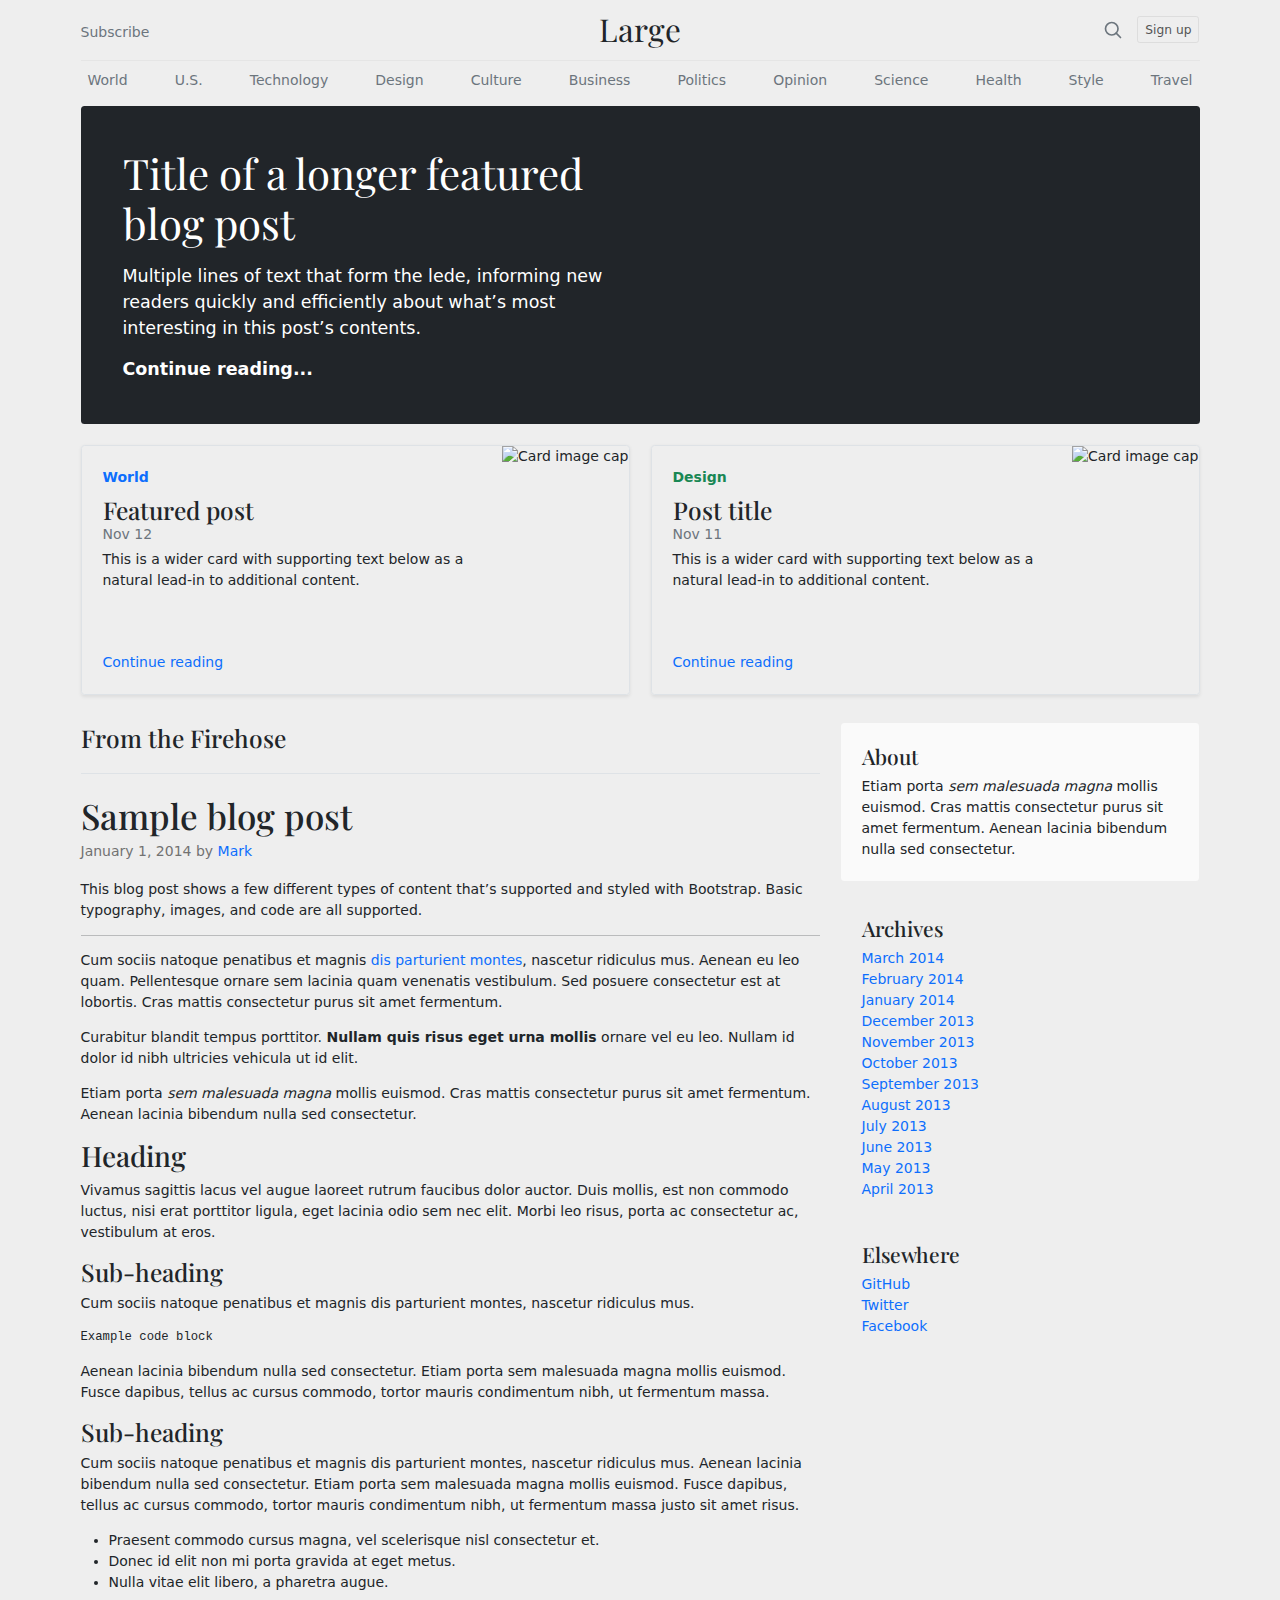
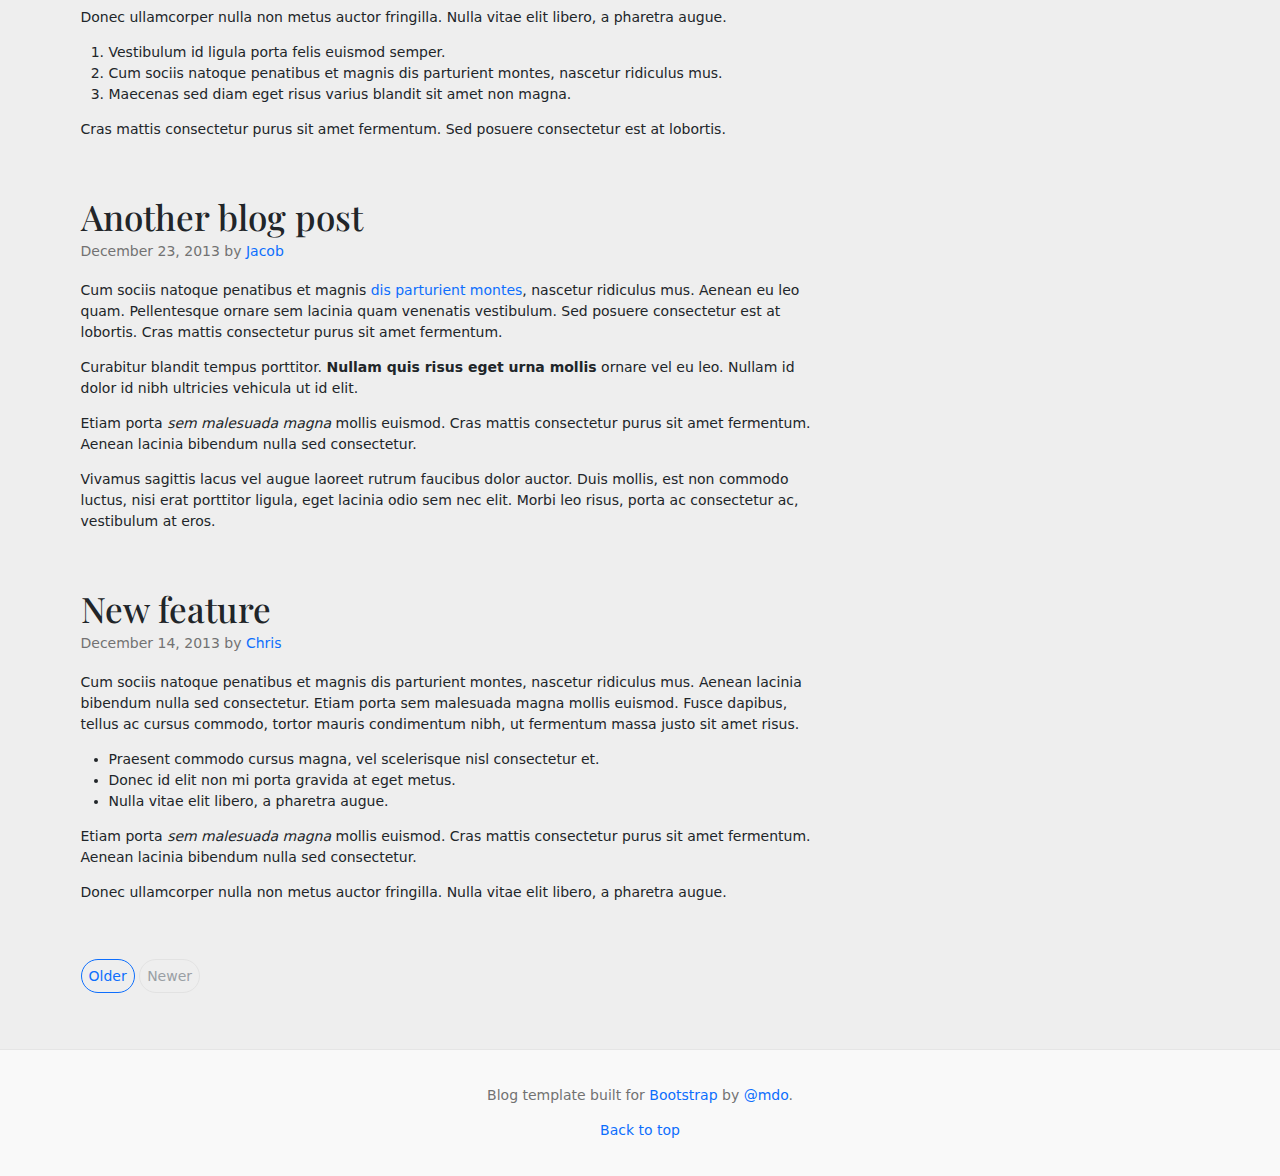
<file: iClose/wwwroot/admin/demo/blog/index.html>
<!DOCTYPE html>
<html lang="en">
  <head>
    <meta charset="utf-8">
    <meta name="viewport" content="width=device-width, initial-scale=1, shrink-to-fit=no">
    <meta name="description" content="">
    <meta name="author" content="">
    <link rel="icon" href="../../../../favicon.ico">

    <title>Blog Template for Bootstrap</title>

    <!-- Bootstrap core CSS -->
    <link href="../../css/editor.css" rel="stylesheet">

    <!-- Custom styles for this template -->
    <link href="https://fonts.googleapis.com/css?family=Playfair+Display:700,900" rel="stylesheet">
    <link href="blog.css" rel="stylesheet">
  </head>

<body>

	<div class="container">
	  <header class="blog-header py-3">
		<div class="row flex-nowrap justify-content-between align-items-center">
		  <div class="col-4 pt-1">
			<a class="link-secondary" href="#">Subscribe</a>
		  </div>
		  <div class="col-4 text-center">
			<a class="blog-header-logo text-dark" href="#">Large</a>
		  </div>
		  <div class="col-4 d-flex justify-content-end align-items-center">
			<a class="link-secondary" href="#" aria-label="Search">
			  <svg xmlns="http://www.w3.org/2000/svg" width="20" height="20" fill="none" stroke="currentColor" stroke-linecap="round" stroke-linejoin="round" stroke-width="2" class="mx-3" role="img" viewBox="0 0 24 24"><title>Search</title><circle cx="10.5" cy="10.5" r="7.5"/><path d="M21 21l-5.2-5.2"/></svg>
			</a>
			<a class="btn btn-sm btn-outline-secondary" href="#">Sign up</a>
		  </div>
		</div>
	  </header>

	  <div class="nav-scroller py-1 mb-2">
		<nav class="nav d-flex justify-content-between">
		  <a class="p-2 link-secondary" href="#">World</a>
		  <a class="p-2 link-secondary" href="#">U.S.</a>
		  <a class="p-2 link-secondary" href="#">Technology</a>
		  <a class="p-2 link-secondary" href="#">Design</a>
		  <a class="p-2 link-secondary" href="#">Culture</a>
		  <a class="p-2 link-secondary" href="#">Business</a>
		  <a class="p-2 link-secondary" href="#">Politics</a>
		  <a class="p-2 link-secondary" href="#">Opinion</a>
		  <a class="p-2 link-secondary" href="#">Science</a>
		  <a class="p-2 link-secondary" href="#">Health</a>
		  <a class="p-2 link-secondary" href="#">Style</a>
		  <a class="p-2 link-secondary" href="#">Travel</a>
		</nav>
	  </div>
	</div>

	<main class="container">
	  <div class="p-4 p-md-5 mb-4 text-white rounded bg-dark">
		<div class="col-md-6 px-0">
		  <h1 class="display-4 font-italic">Title of a longer featured blog post</h1>
		  <p class="lead my-3">Multiple lines of text that form the lede, informing new readers quickly and efficiently about what’s most interesting in this post’s contents.</p>
		  <p class="lead mb-0"><a href="#" class="text-white fw-bold">Continue reading...</a></p>
		</div>
	  </div>

	  <div class="row mb-2">
		<div class="col-md-6">
		  <div class="row g-0 border rounded overflow-hidden flex-md-row mb-4 shadow-sm h-md-250 position-relative">
			<div class="col p-4 d-flex flex-column position-static">
			  <strong class="d-inline-block mb-2 text-primary">World</strong>
			  <h3 class="mb-0">Featured post</h3>
			  <div class="mb-1 text-muted">Nov 12</div>
			  <p class="card-text mb-auto">This is a wider card with supporting text below as a natural lead-in to additional content.</p>
			  <a href="#" class="stretched-link">Continue reading</a>
			</div>
			<div class="col-auto d-none d-lg-block">
				<img class="card-img-right flex-auto d-none d-lg-block" data-src="holder.js/200x250?theme=thumb" alt="Card image cap">
			</div>
		  </div>
		</div>
		<div class="col-md-6">
		  <div class="row g-0 border rounded overflow-hidden flex-md-row mb-4 shadow-sm h-md-250 position-relative">
			<div class="col p-4 d-flex flex-column position-static">
			  <strong class="d-inline-block mb-2 text-success">Design</strong>
			  <h3 class="mb-0">Post title</h3>
			  <div class="mb-1 text-muted">Nov 11</div>
			  <p class="mb-auto">This is a wider card with supporting text below as a natural lead-in to additional content.</p>
			  <a href="#" class="stretched-link">Continue reading</a>
			</div>
			<div class="col-auto d-none d-lg-block">
				<img class="card-img-right flex-auto d-none d-lg-block" data-src="holder.js/200x250?theme=thumb" alt="Card image cap">
			</div>
		  </div>
		</div>
	  </div>

	  <div class="row">
		<div class="col-md-8">
		  <h3 class="pb-4 mb-4 font-italic border-bottom">
			From the Firehose
		  </h3>

		  <article class="blog-post">
			<h2 class="blog-post-title">Sample blog post</h2>
			<p class="blog-post-meta">January 1, 2014 by <a href="#">Mark</a></p>

			<p>This blog post shows a few different types of content that’s supported and styled with Bootstrap. Basic typography, images, and code are all supported.</p>
			<hr>
			<p>Cum sociis natoque penatibus et magnis <a href="#">dis parturient montes</a>, nascetur ridiculus mus. Aenean eu leo quam. Pellentesque ornare sem lacinia quam venenatis vestibulum. Sed posuere consectetur est at lobortis. Cras mattis consectetur purus sit amet fermentum.</p>
			<blockquote>
			  <p>Curabitur blandit tempus porttitor. <strong>Nullam quis risus eget urna mollis</strong> ornare vel eu leo. Nullam id dolor id nibh ultricies vehicula ut id elit.</p>
			</blockquote>
			<p>Etiam porta <em>sem malesuada magna</em> mollis euismod. Cras mattis consectetur purus sit amet fermentum. Aenean lacinia bibendum nulla sed consectetur.</p>
			<h2>Heading</h2>
			<p>Vivamus sagittis lacus vel augue laoreet rutrum faucibus dolor auctor. Duis mollis, est non commodo luctus, nisi erat porttitor ligula, eget lacinia odio sem nec elit. Morbi leo risus, porta ac consectetur ac, vestibulum at eros.</p>
			<h3>Sub-heading</h3>
			<p>Cum sociis natoque penatibus et magnis dis parturient montes, nascetur ridiculus mus.</p>
			<pre><code>Example code block</code></pre>
			<p>Aenean lacinia bibendum nulla sed consectetur. Etiam porta sem malesuada magna mollis euismod. Fusce dapibus, tellus ac cursus commodo, tortor mauris condimentum nibh, ut fermentum massa.</p>
			<h3>Sub-heading</h3>
			<p>Cum sociis natoque penatibus et magnis dis parturient montes, nascetur ridiculus mus. Aenean lacinia bibendum nulla sed consectetur. Etiam porta sem malesuada magna mollis euismod. Fusce dapibus, tellus ac cursus commodo, tortor mauris condimentum nibh, ut fermentum massa justo sit amet risus.</p>
			<ul>
			  <li>Praesent commodo cursus magna, vel scelerisque nisl consectetur et.</li>
			  <li>Donec id elit non mi porta gravida at eget metus.</li>
			  <li>Nulla vitae elit libero, a pharetra augue.</li>
			</ul>
			<p>Donec ullamcorper nulla non metus auctor fringilla. Nulla vitae elit libero, a pharetra augue.</p>
			<ol>
			  <li>Vestibulum id ligula porta felis euismod semper.</li>
			  <li>Cum sociis natoque penatibus et magnis dis parturient montes, nascetur ridiculus mus.</li>
			  <li>Maecenas sed diam eget risus varius blandit sit amet non magna.</li>
			</ol>
			<p>Cras mattis consectetur purus sit amet fermentum. Sed posuere consectetur est at lobortis.</p>
		  </article><!-- /.blog-post -->

		  <article class="blog-post">
			<h2 class="blog-post-title">Another blog post</h2>
			<p class="blog-post-meta">December 23, 2013 by <a href="#">Jacob</a></p>

			<p>Cum sociis natoque penatibus et magnis <a href="#">dis parturient montes</a>, nascetur ridiculus mus. Aenean eu leo quam. Pellentesque ornare sem lacinia quam venenatis vestibulum. Sed posuere consectetur est at lobortis. Cras mattis consectetur purus sit amet fermentum.</p>
			<blockquote>
			  <p>Curabitur blandit tempus porttitor. <strong>Nullam quis risus eget urna mollis</strong> ornare vel eu leo. Nullam id dolor id nibh ultricies vehicula ut id elit.</p>
			</blockquote>
			<p>Etiam porta <em>sem malesuada magna</em> mollis euismod. Cras mattis consectetur purus sit amet fermentum. Aenean lacinia bibendum nulla sed consectetur.</p>
			<p>Vivamus sagittis lacus vel augue laoreet rutrum faucibus dolor auctor. Duis mollis, est non commodo luctus, nisi erat porttitor ligula, eget lacinia odio sem nec elit. Morbi leo risus, porta ac consectetur ac, vestibulum at eros.</p>
		  </article><!-- /.blog-post -->

		  <article class="blog-post">
			<h2 class="blog-post-title">New feature</h2>
			<p class="blog-post-meta">December 14, 2013 by <a href="#">Chris</a></p>

			<p>Cum sociis natoque penatibus et magnis dis parturient montes, nascetur ridiculus mus. Aenean lacinia bibendum nulla sed consectetur. Etiam porta sem malesuada magna mollis euismod. Fusce dapibus, tellus ac cursus commodo, tortor mauris condimentum nibh, ut fermentum massa justo sit amet risus.</p>
			<ul>
			  <li>Praesent commodo cursus magna, vel scelerisque nisl consectetur et.</li>
			  <li>Donec id elit non mi porta gravida at eget metus.</li>
			  <li>Nulla vitae elit libero, a pharetra augue.</li>
			</ul>
			<p>Etiam porta <em>sem malesuada magna</em> mollis euismod. Cras mattis consectetur purus sit amet fermentum. Aenean lacinia bibendum nulla sed consectetur.</p>
			<p>Donec ullamcorper nulla non metus auctor fringilla. Nulla vitae elit libero, a pharetra augue.</p>
		  </article><!-- /.blog-post -->

		  <nav class="blog-pagination" aria-label="Pagination">
			<a class="btn btn-outline-primary" href="#">Older</a>
			<a class="btn btn-outline-secondary disabled" href="#" tabindex="-1" aria-disabled="true">Newer</a>
		  </nav>

		</div>

		<div class="col-md-4">
		  <div class="p-4 mb-3 bg-light rounded">
			<h4 class="font-italic">About</h4>
			<p class="mb-0">Etiam porta <em>sem malesuada magna</em> mollis euismod. Cras mattis consectetur purus sit amet fermentum. Aenean lacinia bibendum nulla sed consectetur.</p>
		  </div>

		  <div class="p-4">
			<h4 class="font-italic">Archives</h4>
			<ol class="list-unstyled mb-0">
			  <li><a href="#">March 2014</a></li>
			  <li><a href="#">February 2014</a></li>
			  <li><a href="#">January 2014</a></li>
			  <li><a href="#">December 2013</a></li>
			  <li><a href="#">November 2013</a></li>
			  <li><a href="#">October 2013</a></li>
			  <li><a href="#">September 2013</a></li>
			  <li><a href="#">August 2013</a></li>
			  <li><a href="#">July 2013</a></li>
			  <li><a href="#">June 2013</a></li>
			  <li><a href="#">May 2013</a></li>
			  <li><a href="#">April 2013</a></li>
			</ol>
		  </div>

		  <div class="p-4">
			<h4 class="font-italic">Elsewhere</h4>
			<ol class="list-unstyled">
			  <li><a href="#">GitHub</a></li>
			  <li><a href="#">Twitter</a></li>
			  <li><a href="#">Facebook</a></li>
			</ol>
		  </div>
		</div>

	  </div><!-- /.row -->

	</main><!-- /.container -->

<footer class="blog-footer">
  <p>Blog template built for <a href="https://getbootstrap.com/">Bootstrap</a> by <a href="https://twitter.com/mdo">@mdo</a>.</p>
  <p>
    <a href="#">Back to top</a>
  </p>
</footer>
</body>
</html>
</file>
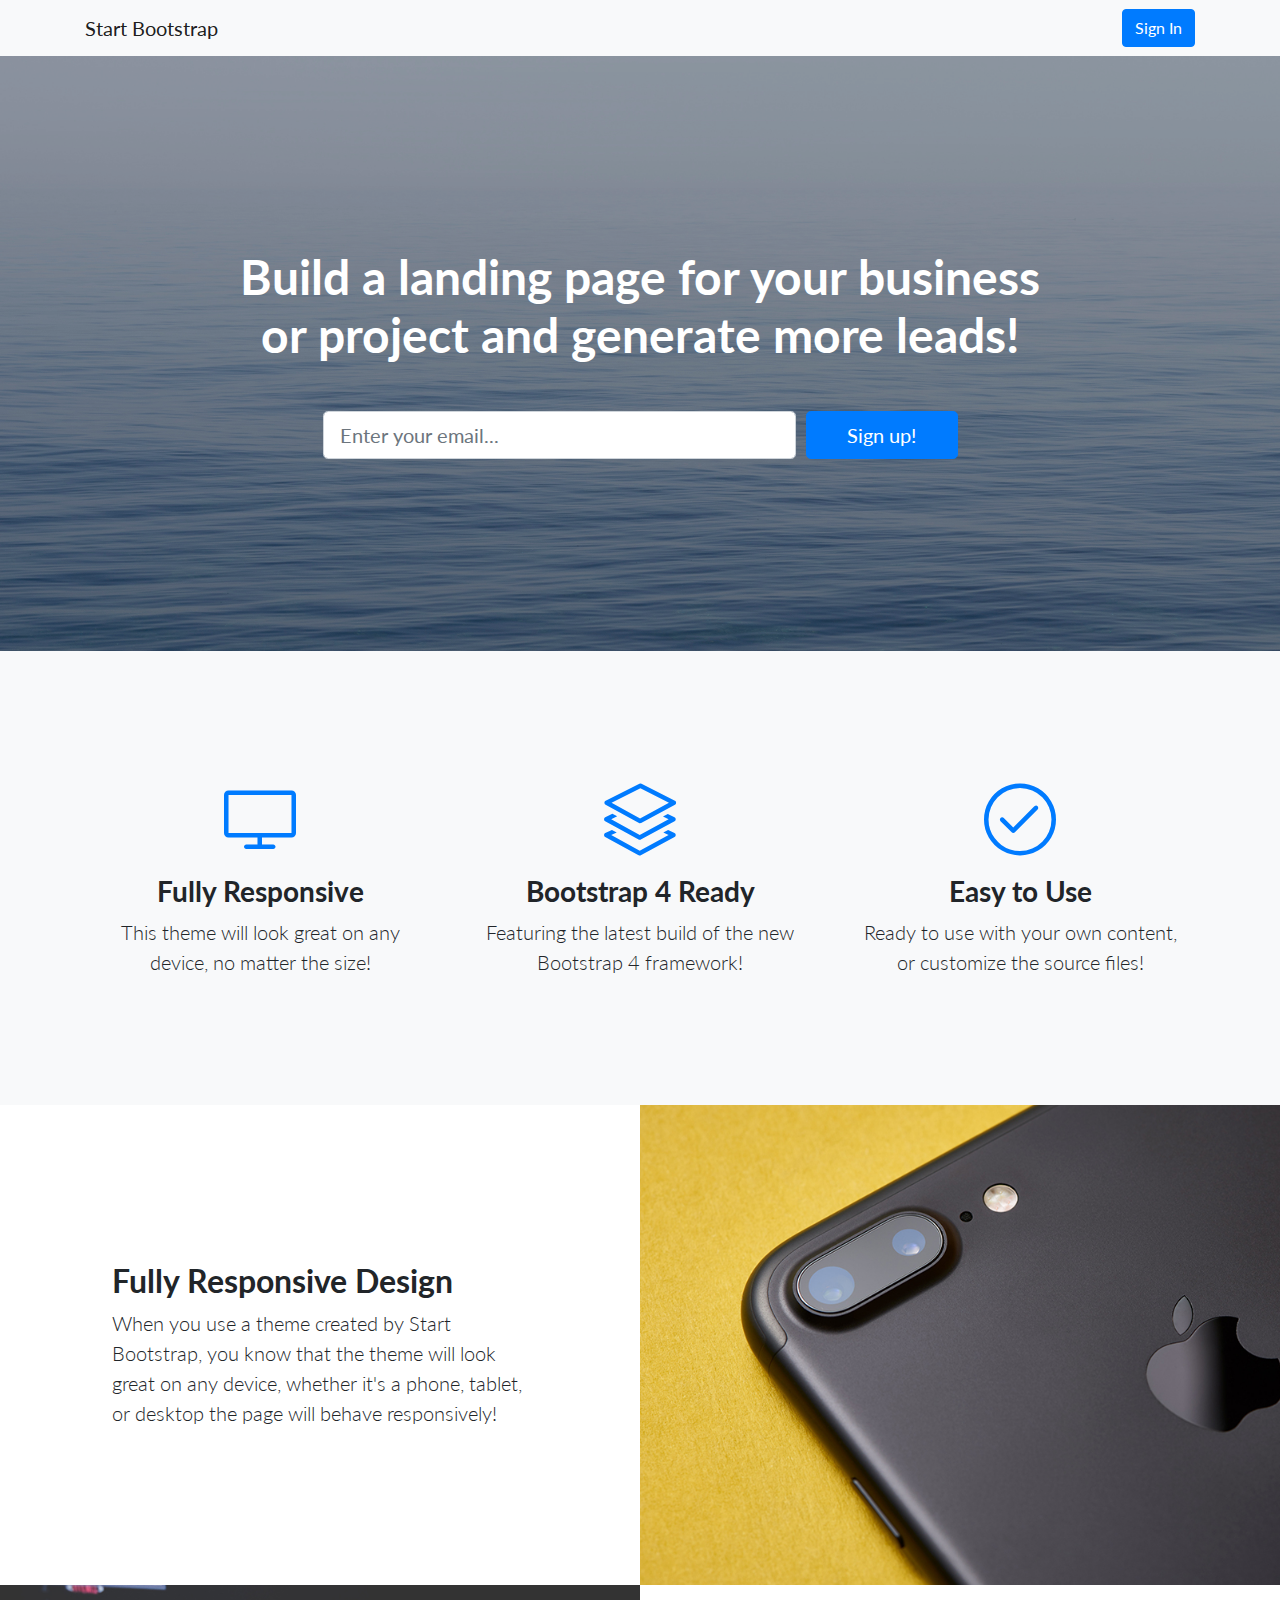
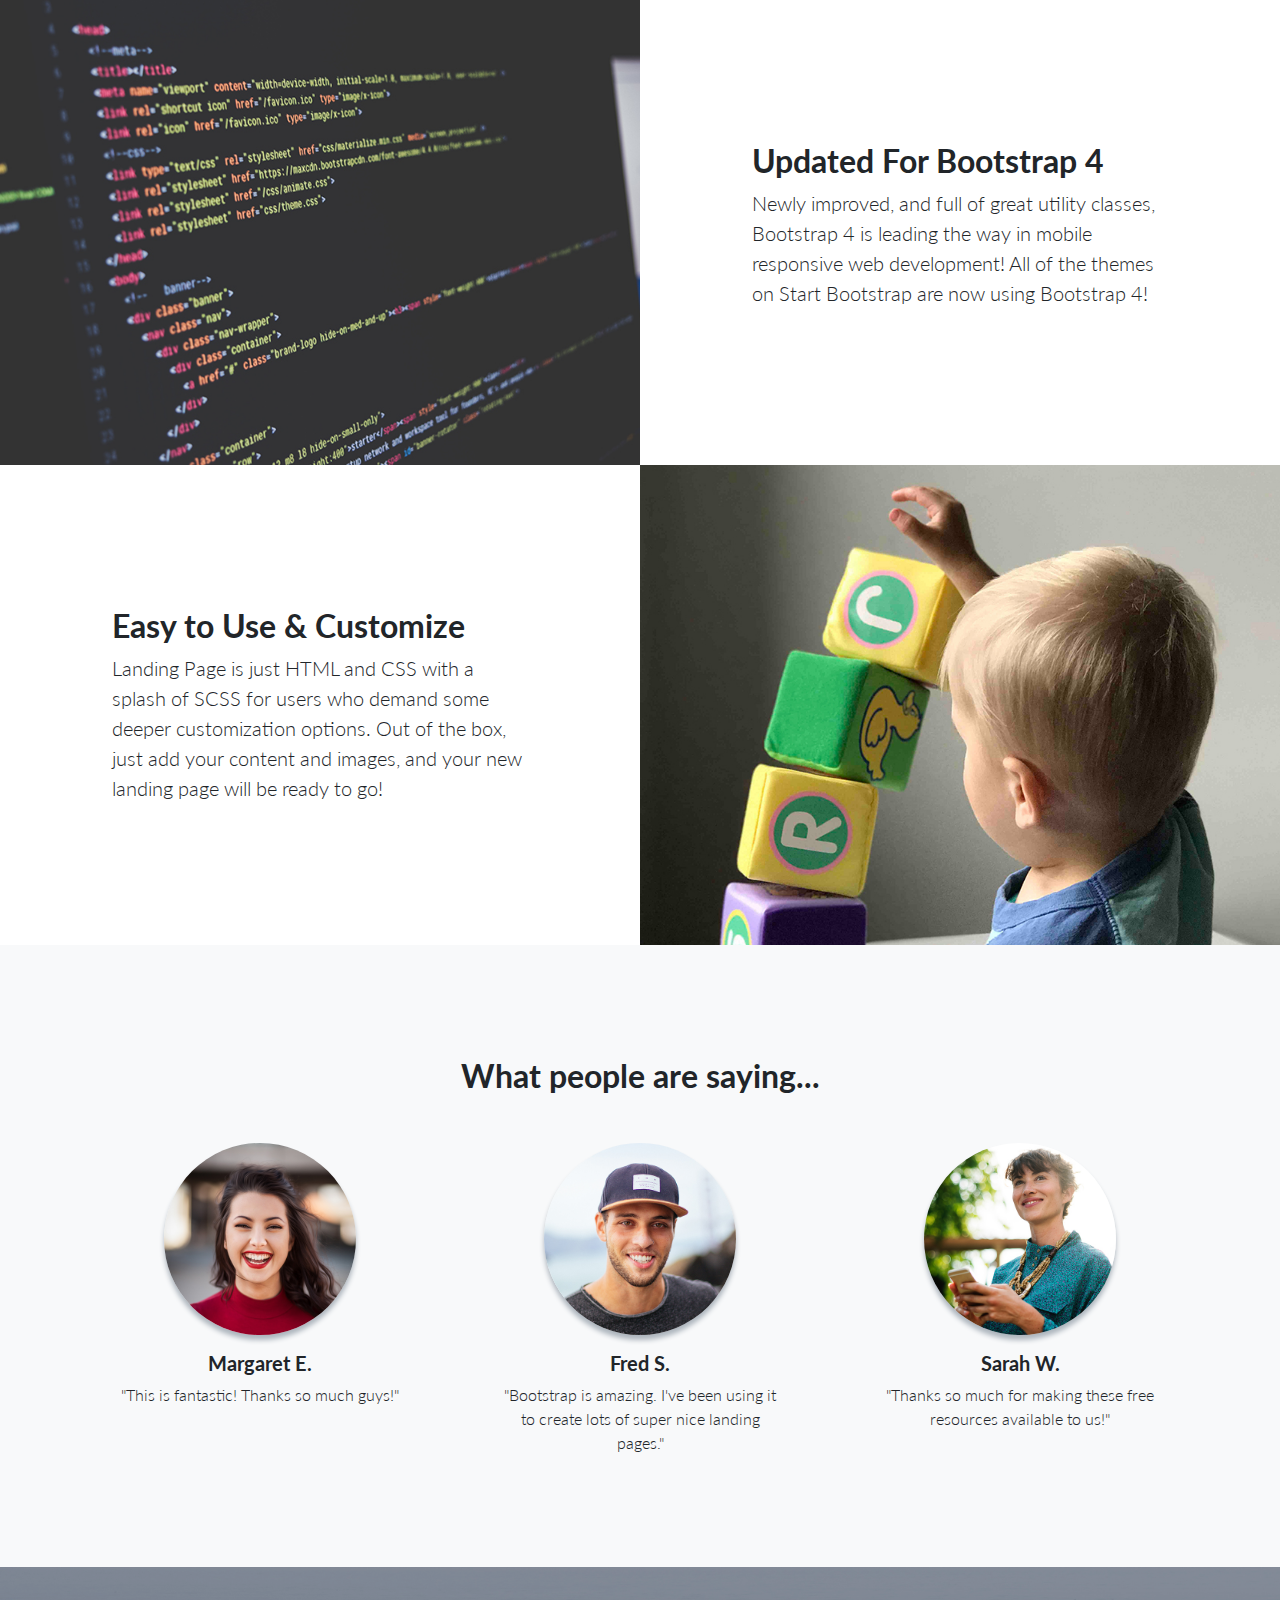
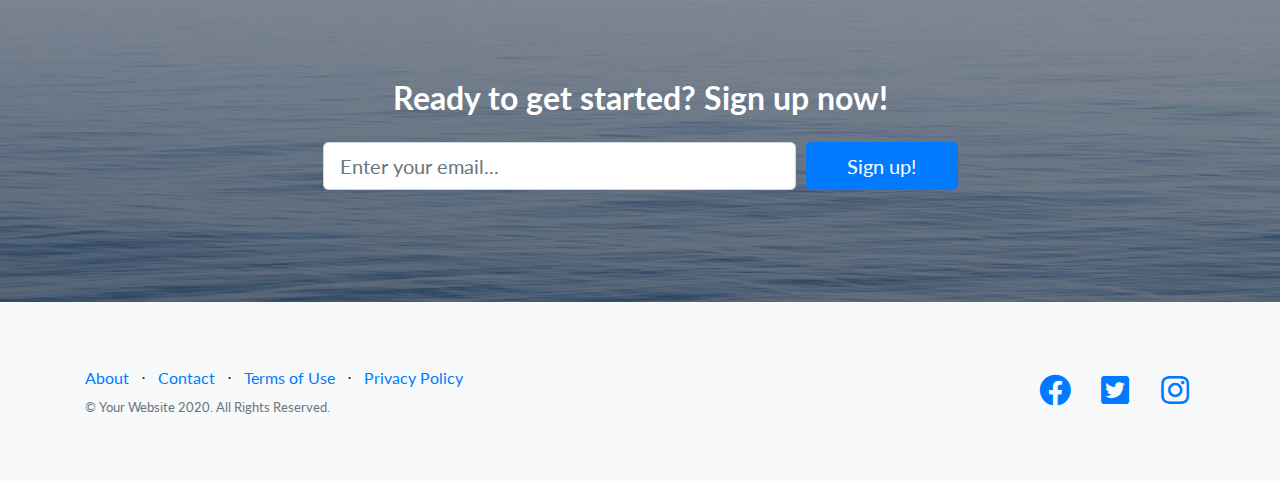
<file: iClose/wwwroot/admin/demo/startbootstrap-landing-page/index.html>
<!DOCTYPE html>
<html lang="en">

<head>

  <meta charset="utf-8">
  <meta name="viewport" content="width=device-width, initial-scale=1, shrink-to-fit=no">
  <meta name="description" content="">
  <meta name="author" content="">

  <title>Landing Page - Start Bootstrap Theme</title>

  <!-- Bootstrap core CSS -->
  <link href="vendor/bootstrap/css/bootstrap.min.css" rel="stylesheet">

  <!-- Custom fonts for this template -->
  <link href="vendor/fontawesome-free/css/all.min.css" rel="stylesheet">
  <link href="vendor/simple-line-icons/css/simple-line-icons.css" rel="stylesheet" type="text/css">
  <link href="https://fonts.googleapis.com/css?family=Lato:300,400,700,300italic,400italic,700italic" rel="stylesheet" type="text/css">

  <!-- Custom styles for this template -->
  <link href="css/landing-page.min.css" rel="stylesheet">

</head>

<body>

  <!-- Navigation -->
  <nav class="navbar navbar-light bg-light static-top">
    <div class="container">
      <a class="navbar-brand" href="#">Start Bootstrap</a>
      <a class="btn btn-primary" href="#">Sign In</a>
    </div>
  </nav>

  <!-- Masthead -->
  <header class="masthead text-white text-center">
    <div class="overlay"></div>
    <div class="container">
      <div class="row">
        <div class="col-xl-9 mx-auto">
          <h1 class="mb-5">Build a landing page for your business or project and generate more leads!</h1>
        </div>
        <div class="col-md-10 col-lg-8 col-xl-7 mx-auto">
          <form>
            <div class="form-row">
              <div class="col-12 col-md-9 mb-2 mb-md-0">
                <input type="email" class="form-control form-control-lg" placeholder="Enter your email...">
              </div>
              <div class="col-12 col-md-3">
                <button type="submit" class="btn btn-block btn-lg btn-primary">Sign up!</button>
              </div>
            </div>
          </form>
        </div>
      </div>
    </div>
  </header>

  <!-- Icons Grid -->
  <section class="features-icons bg-light text-center">
    <div class="container">
      <div class="row">
        <div class="col-lg-4">
          <div class="features-icons-item mx-auto mb-5 mb-lg-0 mb-lg-3">
            <div class="features-icons-icon d-flex">
              <i class="icon-screen-desktop m-auto text-primary"></i>
            </div>
            <h3>Fully Responsive</h3>
            <p class="lead mb-0">This theme will look great on any device, no matter the size!</p>
          </div>
        </div>
        <div class="col-lg-4">
          <div class="features-icons-item mx-auto mb-5 mb-lg-0 mb-lg-3">
            <div class="features-icons-icon d-flex">
              <i class="icon-layers m-auto text-primary"></i>
            </div>
            <h3>Bootstrap 4 Ready</h3>
            <p class="lead mb-0">Featuring the latest build of the new Bootstrap 4 framework!</p>
          </div>
        </div>
        <div class="col-lg-4">
          <div class="features-icons-item mx-auto mb-0 mb-lg-3">
            <div class="features-icons-icon d-flex">
              <i class="icon-check m-auto text-primary"></i>
            </div>
            <h3>Easy to Use</h3>
            <p class="lead mb-0">Ready to use with your own content, or customize the source files!</p>
          </div>
        </div>
      </div>
    </div>
  </section>

  <!-- Image Showcases -->
  <section class="showcase">
    <div class="container-fluid p-0">
      <div class="row no-gutters">

        <div class="col-lg-6 order-lg-2 text-white showcase-img" style="background-image: url('img/bg-showcase-1.jpg');"></div>
        <div class="col-lg-6 order-lg-1 my-auto showcase-text">
          <h2>Fully Responsive Design</h2>
          <p class="lead mb-0">When you use a theme created by Start Bootstrap, you know that the theme will look great on any device, whether it's a phone, tablet, or desktop the page will behave responsively!</p>
        </div>
      </div>
      <div class="row no-gutters">
        <div class="col-lg-6 text-white showcase-img" style="background-image: url('img/bg-showcase-2.jpg');"></div>
        <div class="col-lg-6 my-auto showcase-text">
          <h2>Updated For Bootstrap 4</h2>
          <p class="lead mb-0">Newly improved, and full of great utility classes, Bootstrap 4 is leading the way in mobile responsive web development! All of the themes on Start Bootstrap are now using Bootstrap 4!</p>
        </div>
      </div>
      <div class="row no-gutters">
        <div class="col-lg-6 order-lg-2 text-white showcase-img" style="background-image: url('img/bg-showcase-3.jpg');"></div>
        <div class="col-lg-6 order-lg-1 my-auto showcase-text">
          <h2>Easy to Use &amp; Customize</h2>
          <p class="lead mb-0">Landing Page is just HTML and CSS with a splash of SCSS for users who demand some deeper customization options. Out of the box, just add your content and images, and your new landing page will be ready to go!</p>
        </div>
      </div>
    </div>
  </section>

  <!-- Testimonials -->
  <section class="testimonials text-center bg-light">
    <div class="container">
      <h2 class="mb-5">What people are saying...</h2>
      <div class="row">
        <div class="col-lg-4">
          <div class="testimonial-item mx-auto mb-5 mb-lg-0">
            <img class="img-fluid rounded-circle mb-3" src="img/testimonials-1.jpg" alt="">
            <h5>Margaret E.</h5>
            <p class="font-weight-light mb-0">"This is fantastic! Thanks so much guys!"</p>
          </div>
        </div>
        <div class="col-lg-4">
          <div class="testimonial-item mx-auto mb-5 mb-lg-0">
            <img class="img-fluid rounded-circle mb-3" src="img/testimonials-2.jpg" alt="">
            <h5>Fred S.</h5>
            <p class="font-weight-light mb-0">"Bootstrap is amazing. I've been using it to create lots of super nice landing pages."</p>
          </div>
        </div>
        <div class="col-lg-4">
          <div class="testimonial-item mx-auto mb-5 mb-lg-0">
            <img class="img-fluid rounded-circle mb-3" src="img/testimonials-3.jpg" alt="">
            <h5>Sarah W.</h5>
            <p class="font-weight-light mb-0">"Thanks so much for making these free resources available to us!"</p>
          </div>
        </div>
      </div>
    </div>
  </section>

  <!-- Call to Action -->
  <section class="call-to-action text-white text-center">
    <div class="overlay"></div>
    <div class="container">
      <div class="row">
        <div class="col-xl-9 mx-auto">
          <h2 class="mb-4">Ready to get started? Sign up now!</h2>
        </div>
        <div class="col-md-10 col-lg-8 col-xl-7 mx-auto">
          <form>
            <div class="form-row">
              <div class="col-12 col-md-9 mb-2 mb-md-0">
                <input type="email" class="form-control form-control-lg" placeholder="Enter your email...">
              </div>
              <div class="col-12 col-md-3">
                <button type="submit" class="btn btn-block btn-lg btn-primary">Sign up!</button>
              </div>
            </div>
          </form>
        </div>
      </div>
    </div>
  </section>

  <!-- Footer -->
  <footer class="footer bg-light">
    <div class="container">
      <div class="row">
        <div class="col-lg-6 h-100 text-center text-lg-left my-auto">
          <ul class="list-inline mb-2">
            <li class="list-inline-item">
              <a href="#">About</a>
            </li>
            <li class="list-inline-item">&sdot;</li>
            <li class="list-inline-item">
              <a href="#">Contact</a>
            </li>
            <li class="list-inline-item">&sdot;</li>
            <li class="list-inline-item">
              <a href="#">Terms of Use</a>
            </li>
            <li class="list-inline-item">&sdot;</li>
            <li class="list-inline-item">
              <a href="#">Privacy Policy</a>
            </li>
          </ul>
          <p class="text-muted small mb-4 mb-lg-0">&copy; Your Website 2020. All Rights Reserved.</p>
        </div>
        <div class="col-lg-6 h-100 text-center text-lg-right my-auto">
          <ul class="list-inline mb-0">
            <li class="list-inline-item mr-3">
              <a href="#">
                <i class="fab fa-facebook fa-2x fa-fw"></i>
              </a>
            </li>
            <li class="list-inline-item mr-3">
              <a href="#">
                <i class="fab fa-twitter-square fa-2x fa-fw"></i>
              </a>
            </li>
            <li class="list-inline-item">
              <a href="#">
                <i class="fab fa-instagram fa-2x fa-fw"></i>
              </a>
            </li>
          </ul>
        </div>
      </div>
    </div>
  </footer>

  <!-- Bootstrap core JavaScript -->
  <script src="vendor/jquery/jquery.min.js"></script>
  <script src="vendor/bootstrap/js/bootstrap.bundle.min.js"></script>

</body>

</html>
</file>
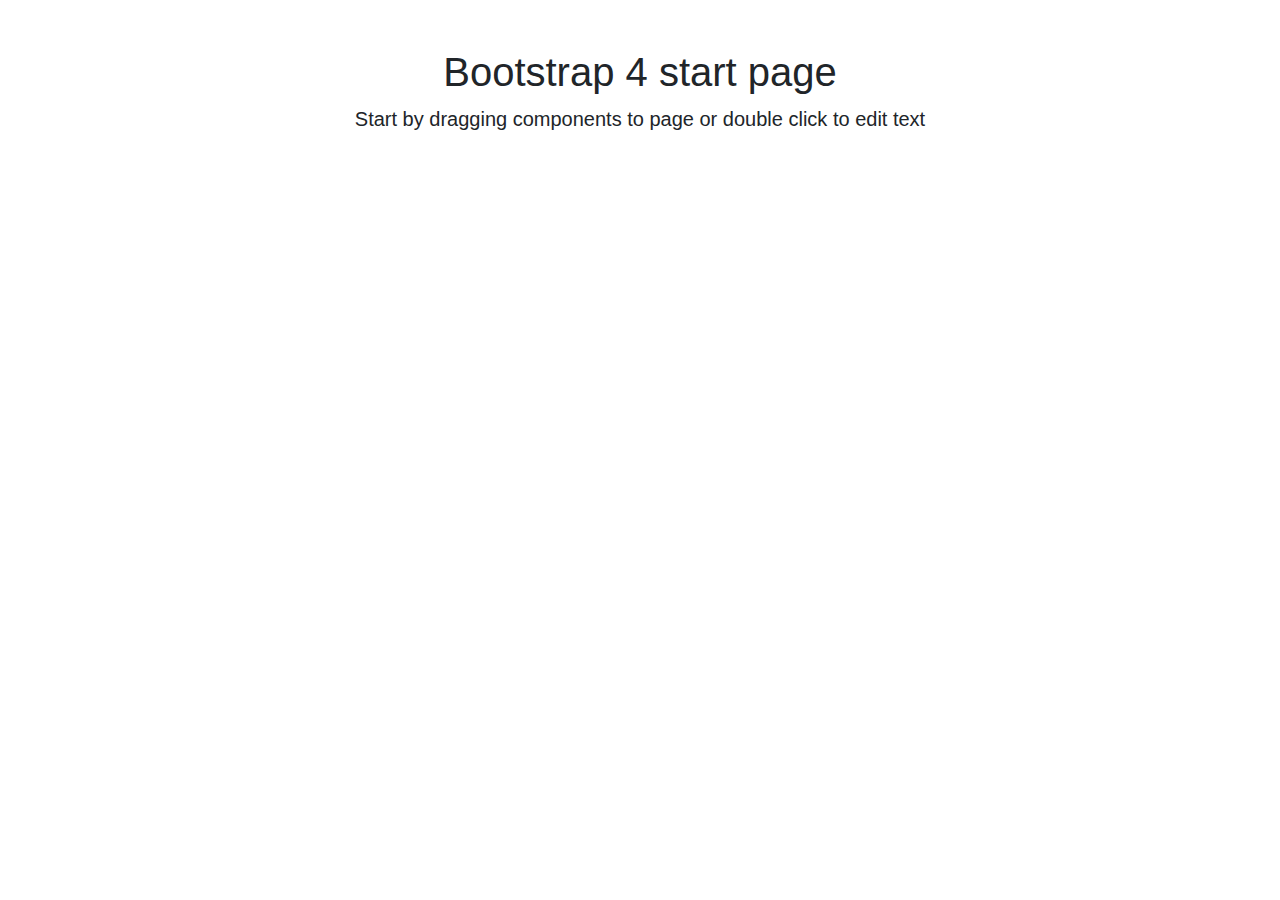
<file: iClose/wwwroot/admin/new-page-blank-template.html>
<!DOCTYPE html>
<html lang="en">
  <head>
    <meta charset="utf-8">
    <meta name="viewport" content="width=device-width, initial-scale=1, shrink-to-fit=no">
    <meta name="description" content="">
    <meta name="author" content="">
    <title>My page</title>
    <!-- Bootstrap core CSS -->
    <link href="https://stackpath.bootstrapcdn.com/bootstrap/4.2.1/css/bootstrap.min.css" rel="stylesheet">
    <script src="http://code.jquery.com/jquery-3.3.1.min.js"></script>
    <script src="https://stackpath.bootstrapcdn.com/bootstrap/4.2.1/js/bootstrap.min.js"></script>
    <style>
		html, body
		{
			width:100%;
			height:100%;
		}
    </style>
  </head>
  <body>
    <!-- Page Content -->
    <div class="container">
      <div class="row">
        <div class="col-lg-12 text-center">
          <h1 class="mt-5">Bootstrap 4 start page</h1>
          <p class="lead">Start by dragging components to page or double click to edit text</p>
        </div>
      </div>
    </div>
  </body>
</html>
</file>
<file: iClose/wwwroot/admin/css/editor.css>
/*
Copyright 2017 Ziadin Givan

Licensed under the Apache License, Version 2.0 (the "License");
you may not use this file except in compliance with the License.
You may obtain a copy of the License at

   http://www.apache.org/licenses/LICENSE-2.0

Unless required by applicable law or agreed to in writing, software
distributed under the License is distributed on an "AS IS" BASIS,
WITHOUT WARRANTIES OR CONDITIONS OF ANY KIND, either express or implied.
See the License for the specific language governing permissions and
limitations under the License.

https://github.com/givanz/VvvebJs
*/
html {
  font-size: 14px; }

body {
  font-family: "Helvetica Neue", Helvetica, -apple-system, Arial, "Lucida Grande", system-ui, BlinkMacSystemFont, "Segoe UI", Roboto, sans-serif; }

#logo {
  margin-left: 0.5rem;
  margin-top: 0.15rem; }

i.la, i.header-arrow {
  font-style: normal; }

.lar,
.las,
.lab {
  -moz-osx-font-smoothing: grayscale;
  -webkit-font-smoothing: antialiased;
  display: inline-block;
  font-style: normal;
  font-variant: normal;
  text-rendering: auto;
  line-height: 1; }

@font-face {
  font-family: Line Awesome Brands;
  font-style: normal;
  font-weight: normal;
  font-display: auto;
  src: url("../fonts/line-awesome/la-brands-400.eot");
  src: url("../fonts/line-awesome/la-brands-400.eot?#iefix") format("embedded-opentype"), url("../fonts/line-awesome/la-brands-400.woff2") format("woff2"), url("../fonts/line-awesome/la-brands-400.woff") format("woff"), url("../fonts/line-awesome/la-brands-400.ttf") format("truetype"), url("../fonts/line-awesome/la-brands-400.svg#lineawesome") format("svg"); }

.lab {
  font-family: Line Awesome Brands;
  font-weight: 400; }

@font-face {
  font-family: Line Awesome Free;
  font-style: normal;
  font-weight: 400;
  font-display: auto;
  src: url("../fonts/line-awesome/la-regular-400.eot");
  src: url("../fonts/line-awesome/la-regular-400.eot?#iefix") format("embedded-opentype"), url("../fonts/line-awesome/la-regular-400.woff2") format("woff2"), url("../fonts/line-awesome/la-regular-400.woff") format("woff"), url("../fonts/line-awesome/la-regular-400.ttf") format("truetype"), url("../fonts/line-awesome/la-regular-400.svg#lineawesome") format("svg"); }

.la, .header-arrow {
  font-family: Line Awesome Free;
  font-weight: 400; }

@font-face {
  font-family: Line Awesome Free;
  font-style: normal;
  font-weight: 900;
  font-display: auto;
  src: url("../fonts/line-awesome/la-solid-900.eot");
  src: url("../fonts/line-awesome/la-solid-900.eot?#iefix") format("embedded-opentype"), url("../fonts/line-awesome/la-solid-900.woff2") format("woff2"), url("../fonts/line-awesome/la-solid-900.woff") format("woff"), url("../fonts/line-awesome/la-solid-900.ttf") format("truetype"), url("../fonts/line-awesome/la-solid-900.svg#lineawesome") format("svg"); }

.la, .header-arrow {
  font-family: Line Awesome Free;
  font-weight: 900; }

.la-lg {
  font-size: 1.33333em;
  line-height: 0.75em;
  vertical-align: -.0667em; }

.la-xs {
  font-size: 0.75em; }

.la-2x {
  font-size: 1em; }

.la-2x {
  font-size: 2em; }

.la-3x {
  font-size: 3em; }

.la-4x {
  font-size: 4em; }

.la-5x {
  font-size: 5em; }

.la-6x {
  font-size: 6em; }

.la-7x {
  font-size: 7em; }

.la-8x {
  font-size: 8em; }

.la-9x {
  font-size: 9em; }

.la-10x {
  font-size: 10em; }

.la-fw {
  text-align: center;
  width: 1.25em; }

.la-fw {
  width: 1.25em;
  text-align: center; }

.la-ul {
  padding-left: 0;
  margin-left: 1.42857em;
  list-style-type: none; }
  .la-ul > li {
    position: relative; }

.la-li {
  position: absolute;
  left: -2em;
  text-align: center;
  width: 1.42857em;
  line-height: inherit; }
  .la-li.la-lg {
    left: -1.14286em; }

.la-border {
  border: solid 0.08em #eee;
  border-radius: .1em;
  padding: .2em .25em .15em; }

.la-pull-left {
  float: left; }

.la-pull-right {
  float: right; }

.la.la-pull-left, .la-pull-left.header-arrow {
  margin-right: .3em; }

.la.la-pull-right, .la-pull-right.header-arrow {
  margin-left: .3em; }

.la.pull-left, .pull-left.header-arrow {
  margin-right: .3em; }

.la.pull-right, .pull-right.header-arrow {
  margin-left: .3em; }

.la-pull-left {
  float: left; }

.la-pull-right {
  float: right; }

.la.la-pull-left, .la-pull-left.header-arrow,
.las.la-pull-left,
.lar.la-pull-left,
.lal.la-pull-left,
.lab.la-pull-left {
  margin-right: .3em; }

.la.la-pull-right, .la-pull-right.header-arrow,
.las.la-pull-right,
.lar.la-pull-right,
.lal.la-pull-right,
.lab.la-pull-right {
  margin-left: .3em; }

.la-spin {
  -webkit-animation: la-spin 2s infinite linear;
  animation: la-spin 2s infinite linear; }

.la-pulse {
  -webkit-animation: la-spin 1s infinite steps(8);
  animation: la-spin 1s infinite steps(8); }

@-webkit-keyframes la-spin {
  0% {
    -webkit-transform: rotate(0deg);
    transform: rotate(0deg); }
  100% {
    -webkit-transform: rotate(360deg);
    transform: rotate(360deg); } }

@keyframes la-spin {
  0% {
    -webkit-transform: rotate(0deg);
    transform: rotate(0deg); }
  100% {
    -webkit-transform: rotate(360deg);
    transform: rotate(360deg); } }

.la-rotate-90 {
  -ms-filter: "progid:DXImageTransform.Microsoft.BasicImage(rotation=1)";
  -webkit-transform: rotate(90deg);
  transform: rotate(90deg); }

.la-rotate-180 {
  -ms-filter: "progid:DXImageTransform.Microsoft.BasicImage(rotation=2)";
  -webkit-transform: rotate(180deg);
  transform: rotate(180deg); }

.la-rotate-270 {
  -ms-filter: "progid:DXImageTransform.Microsoft.BasicImage(rotation=3)";
  -webkit-transform: rotate(270deg);
  transform: rotate(270deg); }

.la-flip-horizontal {
  -ms-filter: "progid:DXImageTransform.Microsoft.BasicImage(rotation=0, mirror=1)";
  -webkit-transform: scale(-1, 1);
  transform: scale(-1, 1); }

.la-flip-vertical {
  -ms-filter: "progid:DXImageTransform.Microsoft.BasicImage(rotation=2, mirror=1)";
  -webkit-transform: scale(1, -1);
  transform: scale(1, -1); }

.la-flip-both, .la-flip-horizontal.la-flip-vertical {
  -ms-filter: "progid:DXImageTransform.Microsoft.BasicImage(rotation=2, mirror=1)";
  -webkit-transform: scale(-1, -1);
  transform: scale(-1, -1); }

:root .la-rotate-90,
:root .la-rotate-180,
:root .la-rotate-270,
:root .la-flip-horizontal,
:root .la-flip-vertical,
:root .la-flip-both {
  -webkit-filter: none;
  filter: none; }

.la-stack {
  display: inline-block;
  height: 2em;
  line-height: 2em;
  position: relative;
  vertical-align: middle;
  width: 2.5em; }

.la-stack-1x,
.la-stack-2x {
  left: 0;
  position: absolute;
  text-align: center;
  width: 100%; }

.la-stack-1x {
  line-height: inherit; }

.la-stack-2x {
  font-size: 2em; }

.la-inverse {
  color: #fff; }

.la-500px:before {
  content: "\f26e"; }

.la-accessible-icon:before {
  content: "\f368"; }

.la-accusoft:before {
  content: "\f369"; }

.la-acquisitions-incorporated:before {
  content: "\f6af"; }

.la-ad:before {
  content: "\f641"; }

.la-address-book:before {
  content: "\f2b9"; }

.la-address-card:before {
  content: "\f2bb"; }

.la-adjust:before {
  content: "\f042"; }

.la-adn:before {
  content: "\f170"; }

.la-adobe:before {
  content: "\f778"; }

.la-adversal:before {
  content: "\f36a"; }

.la-affiliatetheme:before {
  content: "\f36b"; }

.la-air-freshener:before {
  content: "\f5d0"; }

.la-airbnb:before {
  content: "\f834"; }

.la-algolia:before {
  content: "\f36c"; }

.la-align-center:before {
  content: "\f037"; }

.la-align-justify:before {
  content: "\f039"; }

.la-align-left:before {
  content: "\f036"; }

.la-align-right:before {
  content: "\f038"; }

.la-alipay:before {
  content: "\f642"; }

.la-allergies:before {
  content: "\f461"; }

.la-amazon:before {
  content: "\f270"; }

.la-amazon-pay:before {
  content: "\f42c"; }

.la-ambulance:before {
  content: "\f0f9"; }

.la-american-sign-language-interpreting:before {
  content: "\f2a3"; }

.la-amilia:before {
  content: "\f36d"; }

.la-anchor:before {
  content: "\f13d"; }

.la-android:before {
  content: "\f17b"; }

.la-angellist:before {
  content: "\f209"; }

.la-angle-double-down:before {
  content: "\f103"; }

.la-angle-double-left:before {
  content: "\f100"; }

.la-angle-double-right:before {
  content: "\f101"; }

.la-angle-double-up:before {
  content: "\f102"; }

.la-angle-down:before, .header-arrow:before {
  content: "\f107"; }

.la-angle-left:before {
  content: "\f104"; }

.la-angle-right:before, .header-arrow.expanded:before {
  content: "\f105"; }

.la-angle-up:before {
  content: "\f106"; }

.la-angry:before {
  content: "\f556"; }

.la-angrycreative:before {
  content: "\f36e"; }

.la-angular:before {
  content: "\f420"; }

.la-ankh:before {
  content: "\f644"; }

.la-app-store:before {
  content: "\f36f"; }

.la-app-store-ios:before {
  content: "\f370"; }

.la-apper:before {
  content: "\f371"; }

.la-apple:before {
  content: "\f179"; }

.la-apple-alt:before {
  content: "\f5d1"; }

.la-apple-pay:before {
  content: "\f415"; }

.la-archive:before {
  content: "\f187"; }

.la-archway:before {
  content: "\f557"; }

.la-arrow-alt-circle-down:before {
  content: "\f358"; }

.la-arrow-alt-circle-left:before {
  content: "\f359"; }

.la-arrow-alt-circle-right:before {
  content: "\f35a"; }

.la-arrow-alt-circle-up:before {
  content: "\f35b"; }

.la-arrow-circle-down:before {
  content: "\f0ab"; }

.la-arrow-circle-left:before {
  content: "\f0a8"; }

.la-arrow-circle-right:before {
  content: "\f0a9"; }

.la-arrow-circle-up:before {
  content: "\f0aa"; }

.la-arrow-down:before {
  content: "\f063"; }

.la-arrow-left:before {
  content: "\f060"; }

.la-arrow-right:before {
  content: "\f061"; }

.la-arrow-up:before {
  content: "\f062"; }

.la-arrows-alt:before {
  content: "\f0b2"; }

.la-arrows-alt-h:before {
  content: "\f337"; }

.la-arrows-alt-v:before {
  content: "\f338"; }

.la-artstation:before {
  content: "\f77a"; }

.la-assistive-listening-systems:before {
  content: "\f2a2"; }

.la-asterisk:before {
  content: "\f069"; }

.la-asymmetrik:before {
  content: "\f372"; }

.la-at:before {
  content: "\f1fa"; }

.la-atlas:before {
  content: "\f558"; }

.la-atlassian:before {
  content: "\f77b"; }

.la-atom:before {
  content: "\f5d2"; }

.la-audible:before {
  content: "\f373"; }

.la-audio-description:before {
  content: "\f29e"; }

.la-autoprefixer:before {
  content: "\f41c"; }

.la-avianex:before {
  content: "\f374"; }

.la-aviato:before {
  content: "\f421"; }

.la-award:before {
  content: "\f559"; }

.la-aws:before {
  content: "\f375"; }

.la-baby:before {
  content: "\f77c"; }

.la-baby-carriage:before {
  content: "\f77d"; }

.la-backspace:before {
  content: "\f55a"; }

.la-backward:before {
  content: "\f04a"; }

.la-bacon:before {
  content: "\f7e5"; }

.la-balance-scale:before {
  content: "\f24e"; }

.la-balance-scale-left:before {
  content: "\f515"; }

.la-balance-scale-right:before {
  content: "\f516"; }

.la-ban:before {
  content: "\f05e"; }

.la-band-aid:before {
  content: "\f462"; }

.la-bandcamp:before {
  content: "\f2d5"; }

.la-barcode:before {
  content: "\f02a"; }

.la-bars:before {
  content: "\f0c9"; }

.la-baseball-ball:before {
  content: "\f433"; }

.la-basketball-ball:before {
  content: "\f434"; }

.la-bath:before {
  content: "\f2cd"; }

.la-battery-empty:before {
  content: "\f244"; }

.la-battery-full:before {
  content: "\f240"; }

.la-battery-half:before {
  content: "\f242"; }

.la-battery-quarter:before {
  content: "\f243"; }

.la-battery-three-quarters:before {
  content: "\f241"; }

.la-battle-net:before {
  content: "\f835"; }

.la-bed:before {
  content: "\f236"; }

.la-beer:before {
  content: "\f0fc"; }

.la-behance:before {
  content: "\f1b4"; }

.la-behance-square:before {
  content: "\f1b5"; }

.la-bell:before {
  content: "\f0f3"; }

.la-bell-slash:before {
  content: "\f1f6"; }

.la-bezier-curve:before {
  content: "\f55b"; }

.la-bible:before {
  content: "\f647"; }

.la-bicycle:before {
  content: "\f206"; }

.la-biking:before {
  content: "\f84a"; }

.la-bimobject:before {
  content: "\f378"; }

.la-binoculars:before {
  content: "\f1e5"; }

.la-biohazard:before {
  content: "\f780"; }

.la-birthday-cake:before {
  content: "\f1fd"; }

.la-bitbucket:before {
  content: "\f171"; }

.la-bitcoin:before {
  content: "\f379"; }

.la-bity:before {
  content: "\f37a"; }

.la-black-tie:before {
  content: "\f27e"; }

.la-blackberry:before {
  content: "\f37b"; }

.la-blender:before {
  content: "\f517"; }

.la-blender-phone:before {
  content: "\f6b6"; }

.la-blind:before {
  content: "\f29d"; }

.la-blog:before {
  content: "\f781"; }

.la-blogger:before {
  content: "\f37c"; }

.la-blogger-b:before {
  content: "\f37d"; }

.la-bluetooth:before {
  content: "\f293"; }

.la-bluetooth-b:before {
  content: "\f294"; }

.la-bold:before {
  content: "\f032"; }

.la-bolt:before {
  content: "\f0e7"; }

.la-bomb:before {
  content: "\f1e2"; }

.la-bone:before {
  content: "\f5d7"; }

.la-bong:before {
  content: "\f55c"; }

.la-book:before {
  content: "\f02d"; }

.la-book-dead:before {
  content: "\f6b7"; }

.la-book-medical:before {
  content: "\f7e6"; }

.la-book-open:before {
  content: "\f518"; }

.la-book-reader:before {
  content: "\f5da"; }

.la-bookmark:before {
  content: "\f02e"; }

.la-bootstrap:before {
  content: "\f836"; }

.la-border-all:before {
  content: "\f84c"; }

.la-border-none:before {
  content: "\f850"; }

.la-border-style:before {
  content: "\f853"; }

.la-bowling-ball:before {
  content: "\f436"; }

.la-box:before {
  content: "\f466"; }

.la-box-open:before {
  content: "\f49e"; }

.la-boxes:before {
  content: "\f468"; }

.la-braille:before {
  content: "\f2a1"; }

.la-brain:before {
  content: "\f5dc"; }

.la-bread-slice:before {
  content: "\f7ec"; }

.la-briefcase:before {
  content: "\f0b1"; }

.la-briefcase-medical:before {
  content: "\f469"; }

.la-broadcast-tower:before {
  content: "\f519"; }

.la-broom:before {
  content: "\f51a"; }

.la-brush:before {
  content: "\f55d"; }

.la-btc:before {
  content: "\f15a"; }

.la-buffer:before {
  content: "\f837"; }

.la-bug:before {
  content: "\f188"; }

.la-building:before {
  content: "\f1ad"; }

.la-bullhorn:before {
  content: "\f0a1"; }

.la-bullseye:before {
  content: "\f140"; }

.la-burn:before {
  content: "\f46a"; }

.la-buromobelexperte:before {
  content: "\f37f"; }

.la-bus:before {
  content: "\f207"; }

.la-bus-alt:before {
  content: "\f55e"; }

.la-business-time:before {
  content: "\f64a"; }

.la-buysellads:before {
  content: "\f20d"; }

.la-calculator:before {
  content: "\f1ec"; }

.la-calendar:before {
  content: "\f133"; }

.la-calendar-alt:before {
  content: "\f073"; }

.la-calendar-check:before {
  content: "\f274"; }

.la-calendar-day:before {
  content: "\f783"; }

.la-calendar-minus:before {
  content: "\f272"; }

.la-calendar-plus:before {
  content: "\f271"; }

.la-calendar-times:before {
  content: "\f273"; }

.la-calendar-week:before {
  content: "\f784"; }

.la-camera:before {
  content: "\f030"; }

.la-camera-retro:before {
  content: "\f083"; }

.la-campground:before {
  content: "\f6bb"; }

.la-canadian-maple-leaf:before {
  content: "\f785"; }

.la-candy-cane:before {
  content: "\f786"; }

.la-cannabis:before {
  content: "\f55f"; }

.la-capsules:before {
  content: "\f46b"; }

.la-car:before {
  content: "\f1b9"; }

.la-car-alt:before {
  content: "\f5de"; }

.la-car-battery:before {
  content: "\f5df"; }

.la-car-crash:before {
  content: "\f5e1"; }

.la-car-side:before {
  content: "\f5e4"; }

.la-caret-down:before {
  content: "\f0d7"; }

.la-caret-left:before {
  content: "\f0d9"; }

.la-caret-right:before {
  content: "\f0da"; }

.la-caret-square-down:before {
  content: "\f150"; }

.la-caret-square-left:before {
  content: "\f191"; }

.la-caret-square-right:before {
  content: "\f152"; }

.la-caret-square-up:before {
  content: "\f151"; }

.la-caret-up:before {
  content: "\f0d8"; }

.la-carrot:before {
  content: "\f787"; }

.la-cart-arrow-down:before {
  content: "\f218"; }

.la-cart-plus:before {
  content: "\f217"; }

.la-cash-register:before {
  content: "\f788"; }

.la-cat:before {
  content: "\f6be"; }

.la-cc-amazon-pay:before {
  content: "\f42d"; }

.la-cc-amex:before {
  content: "\f1f3"; }

.la-cc-apple-pay:before {
  content: "\f416"; }

.la-cc-diners-club:before {
  content: "\f24c"; }

.la-cc-discover:before {
  content: "\f1f2"; }

.la-cc-jcb:before {
  content: "\f24b"; }

.la-cc-mastercard:before {
  content: "\f1f1"; }

.la-cc-paypal:before {
  content: "\f1f4"; }

.la-cc-stripe:before {
  content: "\f1f5"; }

.la-cc-visa:before {
  content: "\f1f0"; }

.la-centercode:before {
  content: "\f380"; }

.la-centos:before {
  content: "\f789"; }

.la-certificate:before {
  content: "\f0a3"; }

.la-chair:before {
  content: "\f6c0"; }

.la-chalkboard:before {
  content: "\f51b"; }

.la-chalkboard-teacher:before {
  content: "\f51c"; }

.la-charging-station:before {
  content: "\f5e7"; }

.la-chart-area:before {
  content: "\f1fe"; }

.la-chart-bar:before {
  content: "\f080"; }

.la-chart-line:before {
  content: "\f201"; }

.la-chart-pie:before {
  content: "\f200"; }

.la-check:before {
  content: "\f00c"; }

.la-check-circle:before {
  content: "\f058"; }

.la-check-double:before {
  content: "\f560"; }

.la-check-square:before {
  content: "\f14a"; }

.la-cheese:before {
  content: "\f7ef"; }

.la-chess:before {
  content: "\f439"; }

.la-chess-bishop:before {
  content: "\f43a"; }

.la-chess-board:before {
  content: "\f43c"; }

.la-chess-king:before {
  content: "\f43f"; }

.la-chess-knight:before {
  content: "\f441"; }

.la-chess-pawn:before {
  content: "\f443"; }

.la-chess-queen:before {
  content: "\f445"; }

.la-chess-rook:before {
  content: "\f447"; }

.la-chevron-circle-down:before {
  content: "\f13a"; }

.la-chevron-circle-left:before {
  content: "\f137"; }

.la-chevron-circle-right:before {
  content: "\f138"; }

.la-chevron-circle-up:before {
  content: "\f139"; }

.la-chevron-down:before {
  content: "\f078"; }

.la-chevron-left:before {
  content: "\f053"; }

.la-chevron-right:before {
  content: "\f054"; }

.la-chevron-up:before {
  content: "\f077"; }

.la-child:before {
  content: "\f1ae"; }

.la-chrome:before {
  content: "\f268"; }

.la-chromecast:before {
  content: "\f838"; }

.la-church:before {
  content: "\f51d"; }

.la-circle:before {
  content: "\f111"; }

.la-circle-notch:before {
  content: "\f1ce"; }

.la-city:before {
  content: "\f64f"; }

.la-clinic-medical:before {
  content: "\f7f2"; }

.la-clipboard:before {
  content: "\f328"; }

.la-clipboard-check:before {
  content: "\f46c"; }

.la-clipboard-list:before {
  content: "\f46d"; }

.la-clock:before {
  content: "\f017"; }

.la-clone:before {
  content: "\f24d"; }

.la-closed-captioning:before {
  content: "\f20a"; }

.la-cloud:before {
  content: "\f0c2"; }

.la-cloud-download-alt:before {
  content: "\f381"; }

.la-cloud-meatball:before {
  content: "\f73b"; }

.la-cloud-moon:before {
  content: "\f6c3"; }

.la-cloud-moon-rain:before {
  content: "\f73c"; }

.la-cloud-rain:before {
  content: "\f73d"; }

.la-cloud-showers-heavy:before {
  content: "\f740"; }

.la-cloud-sun:before {
  content: "\f6c4"; }

.la-cloud-sun-rain:before {
  content: "\f743"; }

.la-cloud-upload-alt:before {
  content: "\f382"; }

.la-cloudscale:before {
  content: "\f383"; }

.la-cloudsmith:before {
  content: "\f384"; }

.la-cloudversify:before {
  content: "\f385"; }

.la-cocktail:before {
  content: "\f561"; }

.la-code:before {
  content: "\f121"; }

.la-code-branch:before {
  content: "\f126"; }

.la-codepen:before {
  content: "\f1cb"; }

.la-codiepie:before {
  content: "\f284"; }

.la-coffee:before {
  content: "\f0f4"; }

.la-cog:before {
  content: "\f013"; }

.la-cogs:before {
  content: "\f085"; }

.la-coins:before {
  content: "\f51e"; }

.la-columns:before {
  content: "\f0db"; }

.la-comment:before {
  content: "\f075"; }

.la-comment-alt:before {
  content: "\f27a"; }

.la-comment-dollar:before {
  content: "\f651"; }

.la-comment-dots:before {
  content: "\f4ad"; }

.la-comment-medical:before {
  content: "\f7f5"; }

.la-comment-slash:before {
  content: "\f4b3"; }

.la-comments:before {
  content: "\f086"; }

.la-comments-dollar:before {
  content: "\f653"; }

.la-compact-disc:before {
  content: "\f51f"; }

.la-compass:before {
  content: "\f14e"; }

.la-compress:before {
  content: "\f066"; }

.la-compress-arrows-alt:before {
  content: "\f78c"; }

.la-concierge-bell:before {
  content: "\f562"; }

.la-confluence:before {
  content: "\f78d"; }

.la-connectdevelop:before {
  content: "\f20e"; }

.la-contao:before {
  content: "\f26d"; }

.la-cookie:before {
  content: "\f563"; }

.la-cookie-bite:before {
  content: "\f564"; }

.la-copy:before {
  content: "\f0c5"; }

.la-copyright:before {
  content: "\f1f9"; }

.la-cotton-bureau:before {
  content: "\f89e"; }

.la-couch:before {
  content: "\f4b8"; }

.la-cpanel:before {
  content: "\f388"; }

.la-creative-commons:before {
  content: "\f25e"; }

.la-creative-commons-by:before {
  content: "\f4e7"; }

.la-creative-commons-nc:before {
  content: "\f4e8"; }

.la-creative-commons-nc-eu:before {
  content: "\f4e9"; }

.la-creative-commons-nc-jp:before {
  content: "\f4ea"; }

.la-creative-commons-nd:before {
  content: "\f4eb"; }

.la-creative-commons-pd:before {
  content: "\f4ec"; }

.la-creative-commons-pd-alt:before {
  content: "\f4ed"; }

.la-creative-commons-remix:before {
  content: "\f4ee"; }

.la-creative-commons-sa:before {
  content: "\f4ef"; }

.la-creative-commons-sampling:before {
  content: "\f4f0"; }

.la-creative-commons-sampling-plus:before {
  content: "\f4f1"; }

.la-creative-commons-share:before {
  content: "\f4f2"; }

.la-creative-commons-zero:before {
  content: "\f4f3"; }

.la-credit-card:before {
  content: "\f09d"; }

.la-critical-role:before {
  content: "\f6c9"; }

.la-crop:before {
  content: "\f125"; }

.la-crop-alt:before {
  content: "\f565"; }

.la-cross:before {
  content: "\f654"; }

.la-crosshairs:before {
  content: "\f05b"; }

.la-crow:before {
  content: "\f520"; }

.la-crown:before {
  content: "\f521"; }

.la-crutch:before {
  content: "\f7f7"; }

.la-css3:before {
  content: "\f13c"; }

.la-css3-alt:before {
  content: "\f38b"; }

.la-cube:before {
  content: "\f1b2"; }

.la-cubes:before {
  content: "\f1b3"; }

.la-cut:before {
  content: "\f0c4"; }

.la-cuttlefish:before {
  content: "\f38c"; }

.la-d-and-d:before {
  content: "\f38d"; }

.la-d-and-d-beyond:before {
  content: "\f6ca"; }

.la-dashcube:before {
  content: "\f210"; }

.la-database:before {
  content: "\f1c0"; }

.la-deaf:before {
  content: "\f2a4"; }

.la-delicious:before {
  content: "\f1a5"; }

.la-democrat:before {
  content: "\f747"; }

.la-deploydog:before {
  content: "\f38e"; }

.la-deskpro:before {
  content: "\f38f"; }

.la-desktop:before {
  content: "\f108"; }

.la-dev:before {
  content: "\f6cc"; }

.la-deviantart:before {
  content: "\f1bd"; }

.la-dharmachakra:before {
  content: "\f655"; }

.la-dhl:before {
  content: "\f790"; }

.la-diagnoses:before {
  content: "\f470"; }

.la-diaspora:before {
  content: "\f791"; }

.la-dice:before {
  content: "\f522"; }

.la-dice-d20:before {
  content: "\f6cf"; }

.la-dice-d6:before {
  content: "\f6d1"; }

.la-dice-five:before {
  content: "\f523"; }

.la-dice-four:before {
  content: "\f524"; }

.la-dice-one:before {
  content: "\f525"; }

.la-dice-six:before {
  content: "\f526"; }

.la-dice-three:before {
  content: "\f527"; }

.la-dice-two:before {
  content: "\f528"; }

.la-digg:before {
  content: "\f1a6"; }

.la-digital-ocean:before {
  content: "\f391"; }

.la-digital-tachograph:before {
  content: "\f566"; }

.la-directions:before {
  content: "\f5eb"; }

.la-discord:before {
  content: "\f392"; }

.la-discourse:before {
  content: "\f393"; }

.la-divide:before {
  content: "\f529"; }

.la-dizzy:before {
  content: "\f567"; }

.la-dna:before {
  content: "\f471"; }

.la-dochub:before {
  content: "\f394"; }

.la-docker:before {
  content: "\f395"; }

.la-dog:before {
  content: "\f6d3"; }

.la-dollar-sign:before {
  content: "\f155"; }

.la-dolly:before {
  content: "\f472"; }

.la-dolly-flatbed:before {
  content: "\f474"; }

.la-donate:before {
  content: "\f4b9"; }

.la-door-closed:before {
  content: "\f52a"; }

.la-door-open:before {
  content: "\f52b"; }

.la-dot-circle:before {
  content: "\f192"; }

.la-dove:before {
  content: "\f4ba"; }

.la-download:before {
  content: "\f019"; }

.la-draft2digital:before {
  content: "\f396"; }

.la-drafting-compass:before {
  content: "\f568"; }

.la-dragon:before {
  content: "\f6d5"; }

.la-draw-polygon:before {
  content: "\f5ee"; }

.la-dribbble:before {
  content: "\f17d"; }

.la-dribbble-square:before {
  content: "\f397"; }

.la-dropbox:before {
  content: "\f16b"; }

.la-drum:before {
  content: "\f569"; }

.la-drum-steelpan:before {
  content: "\f56a"; }

.la-drumstick-bite:before {
  content: "\f6d7"; }

.la-drupal:before {
  content: "\f1a9"; }

.la-dumbbell:before {
  content: "\f44b"; }

.la-dumpster:before {
  content: "\f793"; }

.la-dumpster-fire:before {
  content: "\f794"; }

.la-dungeon:before {
  content: "\f6d9"; }

.la-dyalog:before {
  content: "\f399"; }

.la-earlybirds:before {
  content: "\f39a"; }

.la-ebay:before {
  content: "\f4f4"; }

.la-edge:before {
  content: "\f282"; }

.la-edit:before {
  content: "\f044"; }

.la-egg:before {
  content: "\f7fb"; }

.la-eject:before {
  content: "\f052"; }

.la-elementor:before {
  content: "\f430"; }

.la-ellipsis-h:before {
  content: "\f141"; }

.la-ellipsis-v:before {
  content: "\f142"; }

.la-ello:before {
  content: "\f5f1"; }

.la-ember:before {
  content: "\f423"; }

.la-empire:before {
  content: "\f1d1"; }

.la-envelope:before {
  content: "\f0e0"; }

.la-envelope-open:before {
  content: "\f2b6"; }

.la-envelope-open-text:before {
  content: "\f658"; }

.la-envelope-square:before {
  content: "\f199"; }

.la-envira:before {
  content: "\f299"; }

.la-equals:before {
  content: "\f52c"; }

.la-eraser:before {
  content: "\f12d"; }

.la-erlang:before {
  content: "\f39d"; }

.la-ethereum:before {
  content: "\f42e"; }

.la-ethernet:before {
  content: "\f796"; }

.la-etsy:before {
  content: "\f2d7"; }

.la-euro-sign:before {
  content: "\f153"; }

.la-evernote:before {
  content: "\f839"; }

.la-exchange-alt:before {
  content: "\f362"; }

.la-exclamation:before {
  content: "\f12a"; }

.la-exclamation-circle:before {
  content: "\f06a"; }

.la-exclamation-triangle:before {
  content: "\f071"; }

.la-expand:before {
  content: "\f065"; }

.la-expand-arrows-alt:before {
  content: "\f31e"; }

.la-expeditedssl:before {
  content: "\f23e"; }

.la-external-link-alt:before {
  content: "\f35d"; }

.la-external-link-square-alt:before {
  content: "\f360"; }

.la-eye:before {
  content: "\f06e"; }

.la-eye-dropper:before {
  content: "\f1fb"; }

.la-eye-slash:before {
  content: "\f070"; }

.la-facebook:before {
  content: "\f09a"; }

.la-facebook-f:before {
  content: "\f39e"; }

.la-facebook-messenger:before {
  content: "\f39f"; }

.la-facebook-square:before {
  content: "\f082"; }

.la-fan:before {
  content: "\f863"; }

.la-fantasy-flight-games:before {
  content: "\f6dc"; }

.la-fast-backward:before {
  content: "\f049"; }

.la-fast-forward:before {
  content: "\f050"; }

.la-fax:before {
  content: "\f1ac"; }

.la-feather:before {
  content: "\f52d"; }

.la-feather-alt:before {
  content: "\f56b"; }

.la-fedex:before {
  content: "\f797"; }

.la-fedora:before {
  content: "\f798"; }

.la-female:before {
  content: "\f182"; }

.la-fighter-jet:before {
  content: "\f0fb"; }

.la-figma:before {
  content: "\f799"; }

.la-file:before {
  content: "\f15b"; }

.la-file-alt:before {
  content: "\f15c"; }

.la-file-archive:before {
  content: "\f1c6"; }

.la-file-audio:before {
  content: "\f1c7"; }

.la-file-code:before {
  content: "\f1c9"; }

.la-file-contract:before {
  content: "\f56c"; }

.la-file-csv:before {
  content: "\f6dd"; }

.la-file-download:before {
  content: "\f56d"; }

.la-file-excel:before {
  content: "\f1c3"; }

.la-file-export:before {
  content: "\f56e"; }

.la-file-image:before {
  content: "\f1c5"; }

.la-file-import:before {
  content: "\f56f"; }

.la-file-invoice:before {
  content: "\f570"; }

.la-file-invoice-dollar:before {
  content: "\f571"; }

.la-file-medical:before {
  content: "\f477"; }

.la-file-medical-alt:before {
  content: "\f478"; }

.la-file-pdf:before {
  content: "\f1c1"; }

.la-file-powerpoint:before {
  content: "\f1c4"; }

.la-file-prescription:before {
  content: "\f572"; }

.la-file-signature:before {
  content: "\f573"; }

.la-file-upload:before {
  content: "\f574"; }

.la-file-video:before {
  content: "\f1c8"; }

.la-file-word:before {
  content: "\f1c2"; }

.la-fill:before {
  content: "\f575"; }

.la-fill-drip:before {
  content: "\f576"; }

.la-film:before {
  content: "\f008"; }

.la-filter:before {
  content: "\f0b0"; }

.la-fingerprint:before {
  content: "\f577"; }

.la-fire:before {
  content: "\f06d"; }

.la-fire-alt:before {
  content: "\f7e4"; }

.la-fire-extinguisher:before {
  content: "\f134"; }

.la-firefox:before {
  content: "\f269"; }

.la-first-aid:before {
  content: "\f479"; }

.la-first-order:before {
  content: "\f2b0"; }

.la-first-order-alt:before {
  content: "\f50a"; }

.la-firstdraft:before {
  content: "\f3a1"; }

.la-fish:before {
  content: "\f578"; }

.la-fist-raised:before {
  content: "\f6de"; }

.la-flag:before {
  content: "\f024"; }

.la-flag-checkered:before {
  content: "\f11e"; }

.la-flag-usa:before {
  content: "\f74d"; }

.la-flask:before {
  content: "\f0c3"; }

.la-flickr:before {
  content: "\f16e"; }

.la-flipboard:before {
  content: "\f44d"; }

.la-flushed:before {
  content: "\f579"; }

.la-fly:before {
  content: "\f417"; }

.la-folder:before {
  content: "\f07b"; }

.la-folder-minus:before {
  content: "\f65d"; }

.la-folder-open:before {
  content: "\f07c"; }

.la-folder-plus:before {
  content: "\f65e"; }

.la-font:before {
  content: "\f031"; }

.la-font-awesome:before {
  content: "\f2b4"; }

.la-font-awesome-alt:before {
  content: "\f35c"; }

.la-font-awesome-flag:before {
  content: "\f425"; }

.la-fonticons:before {
  content: "\f280"; }

.la-fonticons-fi:before {
  content: "\f3a2"; }

.la-football-ball:before {
  content: "\f44e"; }

.la-fort-awesome:before {
  content: "\f286"; }

.la-fort-awesome-alt:before {
  content: "\f3a3"; }

.la-forumbee:before {
  content: "\f211"; }

.la-forward:before {
  content: "\f04e"; }

.la-foursquare:before {
  content: "\f180"; }

.la-free-code-camp:before {
  content: "\f2c5"; }

.la-freebsd:before {
  content: "\f3a4"; }

.la-frog:before {
  content: "\f52e"; }

.la-frown:before {
  content: "\f119"; }

.la-frown-open:before {
  content: "\f57a"; }

.la-fulcrum:before {
  content: "\f50b"; }

.la-funnel-dollar:before {
  content: "\f662"; }

.la-futbol:before {
  content: "\f1e3"; }

.la-galactic-republic:before {
  content: "\f50c"; }

.la-galactic-senate:before {
  content: "\f50d"; }

.la-gamepad:before {
  content: "\f11b"; }

.la-gas-pump:before {
  content: "\f52f"; }

.la-gavel:before {
  content: "\f0e3"; }

.la-gem:before {
  content: "\f3a5"; }

.la-genderless:before {
  content: "\f22d"; }

.la-get-pocket:before {
  content: "\f265"; }

.la-gg:before {
  content: "\f260"; }

.la-gg-circle:before {
  content: "\f261"; }

.la-ghost:before {
  content: "\f6e2"; }

.la-gift:before {
  content: "\f06b"; }

.la-gifts:before {
  content: "\f79c"; }

.la-git:before {
  content: "\f1d3"; }

.la-git-alt:before {
  content: "\f841"; }

.la-git-square:before {
  content: "\f1d2"; }

.la-github:before {
  content: "\f09b"; }

.la-github-alt:before {
  content: "\f113"; }

.la-github-square:before {
  content: "\f092"; }

.la-gitkraken:before {
  content: "\f3a6"; }

.la-gitlab:before {
  content: "\f296"; }

.la-gitter:before {
  content: "\f426"; }

.la-glass-cheers:before {
  content: "\f79f"; }

.la-glass-martini:before {
  content: "\f000"; }

.la-glass-martini-alt:before {
  content: "\f57b"; }

.la-glass-whiskey:before {
  content: "\f7a0"; }

.la-glasses:before {
  content: "\f530"; }

.la-glide:before {
  content: "\f2a5"; }

.la-glide-g:before {
  content: "\f2a6"; }

.la-globe:before {
  content: "\f0ac"; }

.la-globe-africa:before {
  content: "\f57c"; }

.la-globe-americas:before {
  content: "\f57d"; }

.la-globe-asia:before {
  content: "\f57e"; }

.la-globe-europe:before {
  content: "\f7a2"; }

.la-gofore:before {
  content: "\f3a7"; }

.la-golf-ball:before {
  content: "\f450"; }

.la-goodreads:before {
  content: "\f3a8"; }

.la-goodreads-g:before {
  content: "\f3a9"; }

.la-google:before {
  content: "\f1a0"; }

.la-google-drive:before {
  content: "\f3aa"; }

.la-google-play:before {
  content: "\f3ab"; }

.la-google-plus:before {
  content: "\f2b3"; }

.la-google-plus-g:before {
  content: "\f0d5"; }

.la-google-plus-square:before {
  content: "\f0d4"; }

.la-google-wallet:before {
  content: "\f1ee"; }

.la-gopuram:before {
  content: "\f664"; }

.la-graduation-cap:before {
  content: "\f19d"; }

.la-gratipay:before {
  content: "\f184"; }

.la-grav:before {
  content: "\f2d6"; }

.la-greater-than:before {
  content: "\f531"; }

.la-greater-than-equal:before {
  content: "\f532"; }

.la-grimace:before {
  content: "\f57f"; }

.la-grin:before {
  content: "\f580"; }

.la-grin-alt:before {
  content: "\f581"; }

.la-grin-beam:before {
  content: "\f582"; }

.la-grin-beam-sweat:before {
  content: "\f583"; }

.la-grin-hearts:before {
  content: "\f584"; }

.la-grin-squint:before {
  content: "\f585"; }

.la-grin-squint-tears:before {
  content: "\f586"; }

.la-grin-stars:before {
  content: "\f587"; }

.la-grin-tears:before {
  content: "\f588"; }

.la-grin-tongue:before {
  content: "\f589"; }

.la-grin-tongue-squint:before {
  content: "\f58a"; }

.la-grin-tongue-wink:before {
  content: "\f58b"; }

.la-grin-wink:before {
  content: "\f58c"; }

.la-grip-horizontal:before {
  content: "\f58d"; }

.la-grip-lines:before {
  content: "\f7a4"; }

.la-grip-lines-vertical:before {
  content: "\f7a5"; }

.la-grip-vertical:before {
  content: "\f58e"; }

.la-gripfire:before {
  content: "\f3ac"; }

.la-grunt:before {
  content: "\f3ad"; }

.la-guitar:before {
  content: "\f7a6"; }

.la-gulp:before {
  content: "\f3ae"; }

.la-h-square:before {
  content: "\f0fd"; }

.la-hacker-news:before {
  content: "\f1d4"; }

.la-hacker-news-square:before {
  content: "\f3af"; }

.la-hackerrank:before {
  content: "\f5f7"; }

.la-hamburger:before {
  content: "\f805"; }

.la-hammer:before {
  content: "\f6e3"; }

.la-hamsa:before {
  content: "\f665"; }

.la-hand-holding:before {
  content: "\f4bd"; }

.la-hand-holding-heart:before {
  content: "\f4be"; }

.la-hand-holding-usd:before {
  content: "\f4c0"; }

.la-hand-lizard:before {
  content: "\f258"; }

.la-hand-middle-finger:before {
  content: "\f806"; }

.la-hand-paper:before {
  content: "\f256"; }

.la-hand-peace:before {
  content: "\f25b"; }

.la-hand-point-down:before {
  content: "\f0a7"; }

.la-hand-point-left:before {
  content: "\f0a5"; }

.la-hand-point-right:before {
  content: "\f0a4"; }

.la-hand-point-up:before {
  content: "\f0a6"; }

.la-hand-pointer:before {
  content: "\f25a"; }

.la-hand-rock:before {
  content: "\f255"; }

.la-hand-scissors:before {
  content: "\f257"; }

.la-hand-spock:before {
  content: "\f259"; }

.la-hands:before {
  content: "\f4c2"; }

.la-hands-helping:before {
  content: "\f4c4"; }

.la-handshake:before {
  content: "\f2b5"; }

.la-hanukiah:before {
  content: "\f6e6"; }

.la-hard-hat:before {
  content: "\f807"; }

.la-hashtag:before {
  content: "\f292"; }

.la-hat-wizard:before {
  content: "\f6e8"; }

.la-haykal:before {
  content: "\f666"; }

.la-hdd:before {
  content: "\f0a0"; }

.la-heading:before {
  content: "\f1dc"; }

.la-headphones:before {
  content: "\f025"; }

.la-headphones-alt:before {
  content: "\f58f"; }

.la-headset:before {
  content: "\f590"; }

.la-heart:before {
  content: "\f004"; }

.la-heart-broken:before {
  content: "\f7a9"; }

.la-heartbeat:before {
  content: "\f21e"; }

.la-helicopter:before {
  content: "\f533"; }

.la-highlighter:before {
  content: "\f591"; }

.la-hiking:before {
  content: "\f6ec"; }

.la-hippo:before {
  content: "\f6ed"; }

.la-hips:before {
  content: "\f452"; }

.la-hire-a-helper:before {
  content: "\f3b0"; }

.la-history:before {
  content: "\f1da"; }

.la-hockey-puck:before {
  content: "\f453"; }

.la-holly-berry:before {
  content: "\f7aa"; }

.la-home:before {
  content: "\f015"; }

.la-hooli:before {
  content: "\f427"; }

.la-hornbill:before {
  content: "\f592"; }

.la-horse:before {
  content: "\f6f0"; }

.la-horse-head:before {
  content: "\f7ab"; }

.la-hospital:before {
  content: "\f0f8"; }

.la-hospital-alt:before {
  content: "\f47d"; }

.la-hospital-symbol:before {
  content: "\f47e"; }

.la-hot-tub:before {
  content: "\f593"; }

.la-hotdog:before {
  content: "\f80f"; }

.la-hotel:before {
  content: "\f594"; }

.la-hotjar:before {
  content: "\f3b1"; }

.la-hourglass:before {
  content: "\f254"; }

.la-hourglass-end:before {
  content: "\f253"; }

.la-hourglass-half:before {
  content: "\f252"; }

.la-hourglass-start:before {
  content: "\f251"; }

.la-house-damage:before {
  content: "\f6f1"; }

.la-houzz:before {
  content: "\f27c"; }

.la-hryvnia:before {
  content: "\f6f2"; }

.la-html5:before {
  content: "\f13b"; }

.la-hubspot:before {
  content: "\f3b2"; }

.la-i-cursor:before {
  content: "\f246"; }

.la-ice-cream:before {
  content: "\f810"; }

.la-icicles:before {
  content: "\f7ad"; }

.la-icons:before {
  content: "\f86d"; }

.la-id-badge:before {
  content: "\f2c1"; }

.la-id-card:before {
  content: "\f2c2"; }

.la-id-card-alt:before {
  content: "\f47f"; }

.la-igloo:before {
  content: "\f7ae"; }

.la-image:before {
  content: "\f03e"; }

.la-images:before {
  content: "\f302"; }

.la-imdb:before {
  content: "\f2d8"; }

.la-inbox:before {
  content: "\f01c"; }

.la-indent:before {
  content: "\f03c"; }

.la-industry:before {
  content: "\f275"; }

.la-infinity:before {
  content: "\f534"; }

.la-info:before {
  content: "\f129"; }

.la-info-circle:before {
  content: "\f05a"; }

.la-instagram:before {
  content: "\f16d"; }

.la-intercom:before {
  content: "\f7af"; }

.la-internet-explorer:before {
  content: "\f26b"; }

.la-invision:before {
  content: "\f7b0"; }

.la-ioxhost:before {
  content: "\f208"; }

.la-italic:before {
  content: "\f033"; }

.la-itch-io:before {
  content: "\f83a"; }

.la-itunes:before {
  content: "\f3b4"; }

.la-itunes-note:before {
  content: "\f3b5"; }

.la-java:before {
  content: "\f4e4"; }

.la-jedi:before {
  content: "\f669"; }

.la-jedi-order:before {
  content: "\f50e"; }

.la-jenkins:before {
  content: "\f3b6"; }

.la-jira:before {
  content: "\f7b1"; }

.la-joget:before {
  content: "\f3b7"; }

.la-joint:before {
  content: "\f595"; }

.la-joomla:before {
  content: "\f1aa"; }

.la-journal-whills:before {
  content: "\f66a"; }

.la-js:before {
  content: "\f3b8"; }

.la-js-square:before {
  content: "\f3b9"; }

.la-jsfiddle:before {
  content: "\f1cc"; }

.la-kaaba:before {
  content: "\f66b"; }

.la-kaggle:before {
  content: "\f5fa"; }

.la-key:before {
  content: "\f084"; }

.la-keybase:before {
  content: "\f4f5"; }

.la-keyboard:before {
  content: "\f11c"; }

.la-keycdn:before {
  content: "\f3ba"; }

.la-khanda:before {
  content: "\f66d"; }

.la-kickstarter:before {
  content: "\f3bb"; }

.la-kickstarter-k:before {
  content: "\f3bc"; }

.la-kiss:before {
  content: "\f596"; }

.la-kiss-beam:before {
  content: "\f597"; }

.la-kiss-wink-heart:before {
  content: "\f598"; }

.la-kiwi-bird:before {
  content: "\f535"; }

.la-korvue:before {
  content: "\f42f"; }

.la-landmark:before {
  content: "\f66f"; }

.la-language:before {
  content: "\f1ab"; }

.la-laptop:before {
  content: "\f109"; }

.la-laptop-code:before {
  content: "\f5fc"; }

.la-laptop-medical:before {
  content: "\f812"; }

.la-laravel:before {
  content: "\f3bd"; }

.la-lastfm:before {
  content: "\f202"; }

.la-lastfm-square:before {
  content: "\f203"; }

.la-laugh:before {
  content: "\f599"; }

.la-laugh-beam:before {
  content: "\f59a"; }

.la-laugh-squint:before {
  content: "\f59b"; }

.la-laugh-wink:before {
  content: "\f59c"; }

.la-layer-group:before {
  content: "\f5fd"; }

.la-leaf:before {
  content: "\f06c"; }

.la-leanpub:before {
  content: "\f212"; }

.la-lemon:before {
  content: "\f094"; }

.la-less:before {
  content: "\f41d"; }

.la-less-than:before {
  content: "\f536"; }

.la-less-than-equal:before {
  content: "\f537"; }

.la-level-down-alt:before {
  content: "\f3be"; }

.la-level-up-alt:before {
  content: "\f3bf"; }

.la-life-ring:before {
  content: "\f1cd"; }

.la-lightbulb:before {
  content: "\f0eb"; }

.la-line:before {
  content: "\f3c0"; }

.la-link:before {
  content: "\f0c1"; }

.la-linkedin:before {
  content: "\f08c"; }

.la-linkedin-in:before {
  content: "\f0e1"; }

.la-linode:before {
  content: "\f2b8"; }

.la-linux:before {
  content: "\f17c"; }

.la-lira-sign:before {
  content: "\f195"; }

.la-list:before {
  content: "\f03a"; }

.la-list-alt:before {
  content: "\f022"; }

.la-list-ol:before {
  content: "\f0cb"; }

.la-list-ul:before {
  content: "\f0ca"; }

.la-location-arrow:before {
  content: "\f124"; }

.la-lock:before {
  content: "\f023"; }

.la-lock-open:before {
  content: "\f3c1"; }

.la-long-arrow-alt-down:before {
  content: "\f309"; }

.la-long-arrow-alt-left:before {
  content: "\f30a"; }

.la-long-arrow-alt-right:before {
  content: "\f30b"; }

.la-long-arrow-alt-up:before {
  content: "\f30c"; }

.la-low-vision:before {
  content: "\f2a8"; }

.la-luggage-cart:before {
  content: "\f59d"; }

.la-lyft:before {
  content: "\f3c3"; }

.la-magento:before {
  content: "\f3c4"; }

.la-magic:before {
  content: "\f0d0"; }

.la-magnet:before {
  content: "\f076"; }

.la-mail-bulk:before {
  content: "\f674"; }

.la-mailchimp:before {
  content: "\f59e"; }

.la-male:before {
  content: "\f183"; }

.la-mandalorian:before {
  content: "\f50f"; }

.la-map:before {
  content: "\f279"; }

.la-map-marked:before {
  content: "\f59f"; }

.la-map-marked-alt:before {
  content: "\f5a0"; }

.la-map-marker:before {
  content: "\f041"; }

.la-map-marker-alt:before {
  content: "\f3c5"; }

.la-map-pin:before {
  content: "\f276"; }

.la-map-signs:before {
  content: "\f277"; }

.la-markdown:before {
  content: "\f60f"; }

.la-marker:before {
  content: "\f5a1"; }

.la-mars:before {
  content: "\f222"; }

.la-mars-double:before {
  content: "\f227"; }

.la-mars-stroke:before {
  content: "\f229"; }

.la-mars-stroke-h:before {
  content: "\f22b"; }

.la-mars-stroke-v:before {
  content: "\f22a"; }

.la-mask:before {
  content: "\f6fa"; }

.la-mastodon:before {
  content: "\f4f6"; }

.la-maxcdn:before {
  content: "\f136"; }

.la-medal:before {
  content: "\f5a2"; }

.la-medapps:before {
  content: "\f3c6"; }

.la-medium:before {
  content: "\f23a"; }

.la-medium-m:before {
  content: "\f3c7"; }

.la-medkit:before {
  content: "\f0fa"; }

.la-medrt:before {
  content: "\f3c8"; }

.la-meetup:before {
  content: "\f2e0"; }

.la-megaport:before {
  content: "\f5a3"; }

.la-meh:before {
  content: "\f11a"; }

.la-meh-blank:before {
  content: "\f5a4"; }

.la-meh-rolling-eyes:before {
  content: "\f5a5"; }

.la-memory:before {
  content: "\f538"; }

.la-mendeley:before {
  content: "\f7b3"; }

.la-menorah:before {
  content: "\f676"; }

.la-mercury:before {
  content: "\f223"; }

.la-meteor:before {
  content: "\f753"; }

.la-microchip:before {
  content: "\f2db"; }

.la-microphone:before {
  content: "\f130"; }

.la-microphone-alt:before {
  content: "\f3c9"; }

.la-microphone-alt-slash:before {
  content: "\f539"; }

.la-microphone-slash:before {
  content: "\f131"; }

.la-microscope:before {
  content: "\f610"; }

.la-microsoft:before {
  content: "\f3ca"; }

.la-minus:before {
  content: "\f068"; }

.la-minus-circle:before {
  content: "\f056"; }

.la-minus-square:before {
  content: "\f146"; }

.la-mitten:before {
  content: "\f7b5"; }

.la-mix:before {
  content: "\f3cb"; }

.la-mixcloud:before {
  content: "\f289"; }

.la-mizuni:before {
  content: "\f3cc"; }

.la-mobile:before {
  content: "\f10b"; }

.la-mobile-alt:before {
  content: "\f3cd"; }

.la-modx:before {
  content: "\f285"; }

.la-monero:before {
  content: "\f3d0"; }

.la-money-bill:before {
  content: "\f0d6"; }

.la-money-bill-alt:before {
  content: "\f3d1"; }

.la-money-bill-wave:before {
  content: "\f53a"; }

.la-money-bill-wave-alt:before {
  content: "\f53b"; }

.la-money-check:before {
  content: "\f53c"; }

.la-money-check-alt:before {
  content: "\f53d"; }

.la-monument:before {
  content: "\f5a6"; }

.la-moon:before {
  content: "\f186"; }

.la-mortar-pestle:before {
  content: "\f5a7"; }

.la-mosque:before {
  content: "\f678"; }

.la-motorcycle:before {
  content: "\f21c"; }

.la-mountain:before {
  content: "\f6fc"; }

.la-mouse-pointer:before {
  content: "\f245"; }

.la-mug-hot:before {
  content: "\f7b6"; }

.la-music:before {
  content: "\f001"; }

.la-napster:before {
  content: "\f3d2"; }

.la-neos:before {
  content: "\f612"; }

.la-network-wired:before {
  content: "\f6ff"; }

.la-neuter:before {
  content: "\f22c"; }

.la-newspaper:before {
  content: "\f1ea"; }

.la-nimblr:before {
  content: "\f5a8"; }

.la-node:before {
  content: "\f419"; }

.la-node-js:before {
  content: "\f3d3"; }

.la-not-equal:before {
  content: "\f53e"; }

.la-notes-medical:before {
  content: "\f481"; }

.la-npm:before {
  content: "\f3d4"; }

.la-ns8:before {
  content: "\f3d5"; }

.la-nutritionix:before {
  content: "\f3d6"; }

.la-object-group:before {
  content: "\f247"; }

.la-object-ungroup:before {
  content: "\f248"; }

.la-odnoklassniki:before {
  content: "\f263"; }

.la-odnoklassniki-square:before {
  content: "\f264"; }

.la-oil-can:before {
  content: "\f613"; }

.la-old-republic:before {
  content: "\f510"; }

.la-om:before {
  content: "\f679"; }

.la-opencart:before {
  content: "\f23d"; }

.la-openid:before {
  content: "\f19b"; }

.la-opera:before {
  content: "\f26a"; }

.la-optin-monster:before {
  content: "\f23c"; }

.la-osi:before {
  content: "\f41a"; }

.la-otter:before {
  content: "\f700"; }

.la-outdent:before {
  content: "\f03b"; }

.la-page4:before {
  content: "\f3d7"; }

.la-pagelines:before {
  content: "\f18c"; }

.la-pager:before {
  content: "\f815"; }

.la-paint-brush:before {
  content: "\f1fc"; }

.la-paint-roller:before {
  content: "\f5aa"; }

.la-palette:before {
  content: "\f53f"; }

.la-palfed:before {
  content: "\f3d8"; }

.la-pallet:before {
  content: "\f482"; }

.la-paper-plane:before {
  content: "\f1d8"; }

.la-paperclip:before {
  content: "\f0c6"; }

.la-parachute-box:before {
  content: "\f4cd"; }

.la-paragraph:before {
  content: "\f1dd"; }

.la-parking:before {
  content: "\f540"; }

.la-passport:before {
  content: "\f5ab"; }

.la-pastafarianism:before {
  content: "\f67b"; }

.la-paste:before {
  content: "\f0ea"; }

.la-patreon:before {
  content: "\f3d9"; }

.la-pause:before {
  content: "\f04c"; }

.la-pause-circle:before {
  content: "\f28b"; }

.la-paw:before {
  content: "\f1b0"; }

.la-paypal:before {
  content: "\f1ed"; }

.la-peace:before {
  content: "\f67c"; }

.la-pen:before {
  content: "\f304"; }

.la-pen-alt:before {
  content: "\f305"; }

.la-pen-fancy:before {
  content: "\f5ac"; }

.la-pen-nib:before {
  content: "\f5ad"; }

.la-pen-square:before {
  content: "\f14b"; }

.la-pencil-alt:before {
  content: "\f303"; }

.la-pencil-ruler:before {
  content: "\f5ae"; }

.la-penny-arcade:before {
  content: "\f704"; }

.la-people-carry:before {
  content: "\f4ce"; }

.la-pepper-hot:before {
  content: "\f816"; }

.la-percent:before {
  content: "\f295"; }

.la-percentage:before {
  content: "\f541"; }

.la-periscope:before {
  content: "\f3da"; }

.la-person-booth:before {
  content: "\f756"; }

.la-phabricator:before {
  content: "\f3db"; }

.la-phoenix-framework:before {
  content: "\f3dc"; }

.la-phoenix-squadron:before {
  content: "\f511"; }

.la-phone:before {
  content: "\f095"; }

.la-phone-alt:before {
  content: "\f879"; }

.la-phone-slash:before {
  content: "\f3dd"; }

.la-phone-square:before {
  content: "\f098"; }

.la-phone-square-alt:before {
  content: "\f87b"; }

.la-phone-volume:before {
  content: "\f2a0"; }

.la-photo-video:before {
  content: "\f87c"; }

.la-php:before {
  content: "\f457"; }

.la-pied-piper:before {
  content: "\f2ae"; }

.la-pied-piper-alt:before {
  content: "\f1a8"; }

.la-pied-piper-hat:before {
  content: "\f4e5"; }

.la-pied-piper-pp:before {
  content: "\f1a7"; }

.la-piggy-bank:before {
  content: "\f4d3"; }

.la-pills:before {
  content: "\f484"; }

.la-pinterest:before {
  content: "\f0d2"; }

.la-pinterest-p:before {
  content: "\f231"; }

.la-pinterest-square:before {
  content: "\f0d3"; }

.la-pizza-slice:before {
  content: "\f818"; }

.la-place-of-worship:before {
  content: "\f67f"; }

.la-plane:before {
  content: "\f072"; }

.la-plane-arrival:before {
  content: "\f5af"; }

.la-plane-departure:before {
  content: "\f5b0"; }

.la-play:before {
  content: "\f04b"; }

.la-play-circle:before {
  content: "\f144"; }

.la-playstation:before {
  content: "\f3df"; }

.la-plug:before {
  content: "\f1e6"; }

.la-plus:before {
  content: "\f067"; }

.la-plus-circle:before {
  content: "\f055"; }

.la-plus-square:before {
  content: "\f0fe"; }

.la-podcast:before {
  content: "\f2ce"; }

.la-poll:before {
  content: "\f681"; }

.la-poll-h:before {
  content: "\f682"; }

.la-poo:before {
  content: "\f2fe"; }

.la-poo-storm:before {
  content: "\f75a"; }

.la-poop:before {
  content: "\f619"; }

.la-portrait:before {
  content: "\f3e0"; }

.la-pound-sign:before {
  content: "\f154"; }

.la-power-off:before {
  content: "\f011"; }

.la-pray:before {
  content: "\f683"; }

.la-praying-hands:before {
  content: "\f684"; }

.la-prescription:before {
  content: "\f5b1"; }

.la-prescription-bottle:before {
  content: "\f485"; }

.la-prescription-bottle-alt:before {
  content: "\f486"; }

.la-print:before {
  content: "\f02f"; }

.la-procedures:before {
  content: "\f487"; }

.la-product-hunt:before {
  content: "\f288"; }

.la-project-diagram:before {
  content: "\f542"; }

.la-pushed:before {
  content: "\f3e1"; }

.la-puzzle-piece:before {
  content: "\f12e"; }

.la-python:before {
  content: "\f3e2"; }

.la-qq:before {
  content: "\f1d6"; }

.la-qrcode:before {
  content: "\f029"; }

.la-question:before {
  content: "\f128"; }

.la-question-circle:before {
  content: "\f059"; }

.la-quidditch:before {
  content: "\f458"; }

.la-quinscape:before {
  content: "\f459"; }

.la-quora:before {
  content: "\f2c4"; }

.la-quote-left:before {
  content: "\f10d"; }

.la-quote-right:before {
  content: "\f10e"; }

.la-quran:before {
  content: "\f687"; }

.la-r-project:before {
  content: "\f4f7"; }

.la-radiation:before {
  content: "\f7b9"; }

.la-radiation-alt:before {
  content: "\f7ba"; }

.la-rainbow:before {
  content: "\f75b"; }

.la-random:before {
  content: "\f074"; }

.la-raspberry-pi:before {
  content: "\f7bb"; }

.la-ravelry:before {
  content: "\f2d9"; }

.la-react:before {
  content: "\f41b"; }

.la-reacteurope:before {
  content: "\f75d"; }

.la-readme:before {
  content: "\f4d5"; }

.la-rebel:before {
  content: "\f1d0"; }

.la-receipt:before {
  content: "\f543"; }

.la-recycle:before {
  content: "\f1b8"; }

.la-red-river:before {
  content: "\f3e3"; }

.la-reddit:before {
  content: "\f1a1"; }

.la-reddit-alien:before {
  content: "\f281"; }

.la-reddit-square:before {
  content: "\f1a2"; }

.la-redhat:before {
  content: "\f7bc"; }

.la-redo:before {
  content: "\f01e"; }

.la-redo-alt:before {
  content: "\f2f9"; }

.la-registered:before {
  content: "\f25d"; }

.la-remove-format:before {
  content: "\f87d"; }

.la-renren:before {
  content: "\f18b"; }

.la-reply:before {
  content: "\f3e5"; }

.la-reply-all:before {
  content: "\f122"; }

.la-replyd:before {
  content: "\f3e6"; }

.la-republican:before {
  content: "\f75e"; }

.la-researchgate:before {
  content: "\f4f8"; }

.la-resolving:before {
  content: "\f3e7"; }

.la-restroom:before {
  content: "\f7bd"; }

.la-retweet:before {
  content: "\f079"; }

.la-rev:before {
  content: "\f5b2"; }

.la-ribbon:before {
  content: "\f4d6"; }

.la-ring:before {
  content: "\f70b"; }

.la-road:before {
  content: "\f018"; }

.la-robot:before {
  content: "\f544"; }

.la-rocket:before {
  content: "\f135"; }

.la-rocketchat:before {
  content: "\f3e8"; }

.la-rockrms:before {
  content: "\f3e9"; }

.la-route:before {
  content: "\f4d7"; }

.la-rss:before {
  content: "\f09e"; }

.la-rss-square:before {
  content: "\f143"; }

.la-ruble-sign:before {
  content: "\f158"; }

.la-ruler:before {
  content: "\f545"; }

.la-ruler-combined:before {
  content: "\f546"; }

.la-ruler-horizontal:before {
  content: "\f547"; }

.la-ruler-vertical:before {
  content: "\f548"; }

.la-running:before {
  content: "\f70c"; }

.la-rupee-sign:before {
  content: "\f156"; }

.la-sad-cry:before {
  content: "\f5b3"; }

.la-sad-tear:before {
  content: "\f5b4"; }

.la-safari:before {
  content: "\f267"; }

.la-salesforce:before {
  content: "\f83b"; }

.la-sass:before {
  content: "\f41e"; }

.la-satellite:before {
  content: "\f7bf"; }

.la-satellite-dish:before {
  content: "\f7c0"; }

.la-save:before {
  content: "\f0c7"; }

.la-schlix:before {
  content: "\f3ea"; }

.la-school:before {
  content: "\f549"; }

.la-screwdriver:before {
  content: "\f54a"; }

.la-scribd:before {
  content: "\f28a"; }

.la-scroll:before {
  content: "\f70e"; }

.la-sd-card:before {
  content: "\f7c2"; }

.la-search:before {
  content: "\f002"; }

.la-search-dollar:before {
  content: "\f688"; }

.la-search-location:before {
  content: "\f689"; }

.la-search-minus:before {
  content: "\f010"; }

.la-search-plus:before {
  content: "\f00e"; }

.la-searchengin:before {
  content: "\f3eb"; }

.la-seedling:before {
  content: "\f4d8"; }

.la-sellcast:before {
  content: "\f2da"; }

.la-sellsy:before {
  content: "\f213"; }

.la-server:before {
  content: "\f233"; }

.la-servicestack:before {
  content: "\f3ec"; }

.la-shapes:before {
  content: "\f61f"; }

.la-share:before {
  content: "\f064"; }

.la-share-alt:before {
  content: "\f1e0"; }

.la-share-alt-square:before {
  content: "\f1e1"; }

.la-share-square:before {
  content: "\f14d"; }

.la-shekel-sign:before {
  content: "\f20b"; }

.la-shield-alt:before {
  content: "\f3ed"; }

.la-ship:before {
  content: "\f21a"; }

.la-shipping-fast:before {
  content: "\f48b"; }

.la-shirtsinbulk:before {
  content: "\f214"; }

.la-shoe-prints:before {
  content: "\f54b"; }

.la-shopping-bag:before {
  content: "\f290"; }

.la-shopping-basket:before {
  content: "\f291"; }

.la-shopping-cart:before {
  content: "\f07a"; }

.la-shopware:before {
  content: "\f5b5"; }

.la-shower:before {
  content: "\f2cc"; }

.la-shuttle-van:before {
  content: "\f5b6"; }

.la-sign:before {
  content: "\f4d9"; }

.la-sign-in-alt:before {
  content: "\f2f6"; }

.la-sign-language:before {
  content: "\f2a7"; }

.la-sign-out-alt:before {
  content: "\f2f5"; }

.la-signal:before {
  content: "\f012"; }

.la-signature:before {
  content: "\f5b7"; }

.la-sim-card:before {
  content: "\f7c4"; }

.la-simplybuilt:before {
  content: "\f215"; }

.la-sistrix:before {
  content: "\f3ee"; }

.la-sitemap:before {
  content: "\f0e8"; }

.la-sith:before {
  content: "\f512"; }

.la-skating:before {
  content: "\f7c5"; }

.la-sketch:before {
  content: "\f7c6"; }

.la-skiing:before {
  content: "\f7c9"; }

.la-skiing-nordic:before {
  content: "\f7ca"; }

.la-skull:before {
  content: "\f54c"; }

.la-skull-crossbones:before {
  content: "\f714"; }

.la-skyatlas:before {
  content: "\f216"; }

.la-skype:before {
  content: "\f17e"; }

.la-slack:before {
  content: "\f198"; }

.la-slack-hash:before {
  content: "\f3ef"; }

.la-slash:before {
  content: "\f715"; }

.la-sleigh:before {
  content: "\f7cc"; }

.la-sliders-h:before {
  content: "\f1de"; }

.la-slideshare:before {
  content: "\f1e7"; }

.la-smile:before {
  content: "\f118"; }

.la-smile-beam:before {
  content: "\f5b8"; }

.la-smile-wink:before {
  content: "\f4da"; }

.la-smog:before {
  content: "\f75f"; }

.la-smoking:before {
  content: "\f48d"; }

.la-smoking-ban:before {
  content: "\f54d"; }

.la-sms:before {
  content: "\f7cd"; }

.la-snapchat:before {
  content: "\f2ab"; }

.la-snapchat-ghost:before {
  content: "\f2ac"; }

.la-snapchat-square:before {
  content: "\f2ad"; }

.la-snowboarding:before {
  content: "\f7ce"; }

.la-snowflake:before {
  content: "\f2dc"; }

.la-snowman:before {
  content: "\f7d0"; }

.la-snowplow:before {
  content: "\f7d2"; }

.la-socks:before {
  content: "\f696"; }

.la-solar-panel:before {
  content: "\f5ba"; }

.la-sort:before {
  content: "\f0dc"; }

.la-sort-alpha-down:before {
  content: "\f15d"; }

.la-sort-alpha-down-alt:before {
  content: "\f881"; }

.la-sort-alpha-up:before {
  content: "\f15e"; }

.la-sort-alpha-up-alt:before {
  content: "\f882"; }

.la-sort-amount-down:before {
  content: "\f160"; }

.la-sort-amount-down-alt:before {
  content: "\f884"; }

.la-sort-amount-up:before {
  content: "\f161"; }

.la-sort-amount-up-alt:before {
  content: "\f885"; }

.la-sort-down:before {
  content: "\f0dd"; }

.la-sort-numeric-down:before {
  content: "\f162"; }

.la-sort-numeric-down-alt:before {
  content: "\f886"; }

.la-sort-numeric-up:before {
  content: "\f163"; }

.la-sort-numeric-up-alt:before {
  content: "\f887"; }

.la-sort-up:before {
  content: "\f0de"; }

.la-soundcloud:before {
  content: "\f1be"; }

.la-sourcetree:before {
  content: "\f7d3"; }

.la-spa:before {
  content: "\f5bb"; }

.la-space-shuttle:before {
  content: "\f197"; }

.la-speakap:before {
  content: "\f3f3"; }

.la-speaker-deck:before {
  content: "\f83c"; }

.la-spell-check:before {
  content: "\f891"; }

.la-spider:before {
  content: "\f717"; }

.la-spinner:before {
  content: "\f110"; }

.la-splotch:before {
  content: "\f5bc"; }

.la-spotify:before {
  content: "\f1bc"; }

.la-spray-can:before {
  content: "\f5bd"; }

.la-square:before {
  content: "\f0c8"; }

.la-square-full:before {
  content: "\f45c"; }

.la-square-root-alt:before {
  content: "\f698"; }

.la-squarespace:before {
  content: "\f5be"; }

.la-stack-exchange:before {
  content: "\f18d"; }

.la-stack-overflow:before {
  content: "\f16c"; }

.la-stackpath:before {
  content: "\f842"; }

.la-stamp:before {
  content: "\f5bf"; }

.la-star:before {
  content: "\f005"; }

.la-star-and-crescent:before {
  content: "\f699"; }

.la-star-half:before {
  content: "\f089"; }

.la-star-half-alt:before {
  content: "\f5c0"; }

.la-star-of-david:before {
  content: "\f69a"; }

.la-star-of-life:before {
  content: "\f621"; }

.la-staylinked:before {
  content: "\f3f5"; }

.la-steam:before {
  content: "\f1b6"; }

.la-steam-square:before {
  content: "\f1b7"; }

.la-steam-symbol:before {
  content: "\f3f6"; }

.la-step-backward:before {
  content: "\f048"; }

.la-step-forward:before {
  content: "\f051"; }

.la-stethoscope:before {
  content: "\f0f1"; }

.la-sticker-mule:before {
  content: "\f3f7"; }

.la-sticky-note:before {
  content: "\f249"; }

.la-stop:before {
  content: "\f04d"; }

.la-stop-circle:before {
  content: "\f28d"; }

.la-stopwatch:before {
  content: "\f2f2"; }

.la-store:before {
  content: "\f54e"; }

.la-store-alt:before {
  content: "\f54f"; }

.la-strava:before {
  content: "\f428"; }

.la-stream:before {
  content: "\f550"; }

.la-street-view:before {
  content: "\f21d"; }

.la-strikethrough:before {
  content: "\f0cc"; }

.la-stripe:before {
  content: "\f429"; }

.la-stripe-s:before {
  content: "\f42a"; }

.la-stroopwafel:before {
  content: "\f551"; }

.la-studiovinari:before {
  content: "\f3f8"; }

.la-stumbleupon:before {
  content: "\f1a4"; }

.la-stumbleupon-circle:before {
  content: "\f1a3"; }

.la-subscript:before {
  content: "\f12c"; }

.la-subway:before {
  content: "\f239"; }

.la-suitcase:before {
  content: "\f0f2"; }

.la-suitcase-rolling:before {
  content: "\f5c1"; }

.la-sun:before {
  content: "\f185"; }

.la-superpowers:before {
  content: "\f2dd"; }

.la-superscript:before {
  content: "\f12b"; }

.la-supple:before {
  content: "\f3f9"; }

.la-surprise:before {
  content: "\f5c2"; }

.la-suse:before {
  content: "\f7d6"; }

.la-swatchbook:before {
  content: "\f5c3"; }

.la-swimmer:before {
  content: "\f5c4"; }

.la-swimming-pool:before {
  content: "\f5c5"; }

.la-symfony:before {
  content: "\f83d"; }

.la-synagogue:before {
  content: "\f69b"; }

.la-sync:before {
  content: "\f021"; }

.la-sync-alt:before {
  content: "\f2f1"; }

.la-syringe:before {
  content: "\f48e"; }

.la-table:before {
  content: "\f0ce"; }

.la-table-tennis:before {
  content: "\f45d"; }

.la-tablet:before {
  content: "\f10a"; }

.la-tablet-alt:before {
  content: "\f3fa"; }

.la-tablets:before {
  content: "\f490"; }

.la-tachometer-alt:before {
  content: "\f3fd"; }

.la-tag:before {
  content: "\f02b"; }

.la-tags:before {
  content: "\f02c"; }

.la-tape:before {
  content: "\f4db"; }

.la-tasks:before {
  content: "\f0ae"; }

.la-taxi:before {
  content: "\f1ba"; }

.la-teamspeak:before {
  content: "\f4f9"; }

.la-teeth:before {
  content: "\f62e"; }

.la-teeth-open:before {
  content: "\f62f"; }

.la-telegram:before {
  content: "\f2c6"; }

.la-telegram-plane:before {
  content: "\f3fe"; }

.la-temperature-high:before {
  content: "\f769"; }

.la-temperature-low:before {
  content: "\f76b"; }

.la-tencent-weibo:before {
  content: "\f1d5"; }

.la-tenge:before {
  content: "\f7d7"; }

.la-terminal:before {
  content: "\f120"; }

.la-text-height:before {
  content: "\f034"; }

.la-text-width:before {
  content: "\f035"; }

.la-th:before {
  content: "\f00a"; }

.la-th-large:before {
  content: "\f009"; }

.la-th-list:before {
  content: "\f00b"; }

.la-the-red-yeti:before {
  content: "\f69d"; }

.la-theater-masks:before {
  content: "\f630"; }

.la-themeco:before {
  content: "\f5c6"; }

.la-themeisle:before {
  content: "\f2b2"; }

.la-thermometer:before {
  content: "\f491"; }

.la-thermometer-empty:before {
  content: "\f2cb"; }

.la-thermometer-full:before {
  content: "\f2c7"; }

.la-thermometer-half:before {
  content: "\f2c9"; }

.la-thermometer-quarter:before {
  content: "\f2ca"; }

.la-thermometer-three-quarters:before {
  content: "\f2c8"; }

.la-think-peaks:before {
  content: "\f731"; }

.la-thumbs-down:before {
  content: "\f165"; }

.la-thumbs-up:before {
  content: "\f164"; }

.la-thumbtack:before {
  content: "\f08d"; }

.la-ticket-alt:before {
  content: "\f3ff"; }

.la-times:before {
  content: "\f00d"; }

.la-times-circle:before {
  content: "\f057"; }

.la-tint:before {
  content: "\f043"; }

.la-tint-slash:before {
  content: "\f5c7"; }

.la-tired:before {
  content: "\f5c8"; }

.la-toggle-off:before {
  content: "\f204"; }

.la-toggle-on:before {
  content: "\f205"; }

.la-toilet:before {
  content: "\f7d8"; }

.la-toilet-paper:before {
  content: "\f71e"; }

.la-toolbox:before {
  content: "\f552"; }

.la-tools:before {
  content: "\f7d9"; }

.la-tooth:before {
  content: "\f5c9"; }

.la-torah:before {
  content: "\f6a0"; }

.la-torii-gate:before {
  content: "\f6a1"; }

.la-tractor:before {
  content: "\f722"; }

.la-trade-federation:before {
  content: "\f513"; }

.la-trademark:before {
  content: "\f25c"; }

.la-traffic-light:before {
  content: "\f637"; }

.la-train:before {
  content: "\f238"; }

.la-tram:before {
  content: "\f7da"; }

.la-transgender:before {
  content: "\f224"; }

.la-transgender-alt:before {
  content: "\f225"; }

.la-trash:before {
  content: "\f1f8"; }

.la-trash-alt:before {
  content: "\f2ed"; }

.la-trash-restore:before {
  content: "\f829"; }

.la-trash-restore-alt:before {
  content: "\f82a"; }

.la-tree:before {
  content: "\f1bb"; }

.la-trello:before {
  content: "\f181"; }

.la-tripadvisor:before {
  content: "\f262"; }

.la-trophy:before {
  content: "\f091"; }

.la-truck:before {
  content: "\f0d1"; }

.la-truck-loading:before {
  content: "\f4de"; }

.la-truck-monster:before {
  content: "\f63b"; }

.la-truck-moving:before {
  content: "\f4df"; }

.la-truck-pickup:before {
  content: "\f63c"; }

.la-tshirt:before {
  content: "\f553"; }

.la-tty:before {
  content: "\f1e4"; }

.la-tumblr:before {
  content: "\f173"; }

.la-tumblr-square:before {
  content: "\f174"; }

.la-tv:before {
  content: "\f26c"; }

.la-twitch:before {
  content: "\f1e8"; }

.la-twitter:before {
  content: "\f099"; }

.la-twitter-square:before {
  content: "\f081"; }

.la-typo3:before {
  content: "\f42b"; }

.la-uber:before {
  content: "\f402"; }

.la-ubuntu:before {
  content: "\f7df"; }

.la-uikit:before {
  content: "\f403"; }

.la-umbrella:before {
  content: "\f0e9"; }

.la-umbrella-beach:before {
  content: "\f5ca"; }

.la-underline:before {
  content: "\f0cd"; }

.la-undo:before {
  content: "\f0e2"; }

.la-undo-alt:before {
  content: "\f2ea"; }

.la-uniregistry:before {
  content: "\f404"; }

.la-universal-access:before {
  content: "\f29a"; }

.la-university:before {
  content: "\f19c"; }

.la-unlink:before {
  content: "\f127"; }

.la-unlock:before {
  content: "\f09c"; }

.la-unlock-alt:before {
  content: "\f13e"; }

.la-untappd:before {
  content: "\f405"; }

.la-upload:before {
  content: "\f093"; }

.la-ups:before {
  content: "\f7e0"; }

.la-usb:before {
  content: "\f287"; }

.la-user:before {
  content: "\f007"; }

.la-user-alt:before {
  content: "\f406"; }

.la-user-alt-slash:before {
  content: "\f4fa"; }

.la-user-astronaut:before {
  content: "\f4fb"; }

.la-user-check:before {
  content: "\f4fc"; }

.la-user-circle:before {
  content: "\f2bd"; }

.la-user-clock:before {
  content: "\f4fd"; }

.la-user-cog:before {
  content: "\f4fe"; }

.la-user-edit:before {
  content: "\f4ff"; }

.la-user-friends:before {
  content: "\f500"; }

.la-user-graduate:before {
  content: "\f501"; }

.la-user-injured:before {
  content: "\f728"; }

.la-user-lock:before {
  content: "\f502"; }

.la-user-md:before {
  content: "\f0f0"; }

.la-user-minus:before {
  content: "\f503"; }

.la-user-ninja:before {
  content: "\f504"; }

.la-user-nurse:before {
  content: "\f82f"; }

.la-user-plus:before {
  content: "\f234"; }

.la-user-secret:before {
  content: "\f21b"; }

.la-user-shield:before {
  content: "\f505"; }

.la-user-slash:before {
  content: "\f506"; }

.la-user-tag:before {
  content: "\f507"; }

.la-user-tie:before {
  content: "\f508"; }

.la-user-times:before {
  content: "\f235"; }

.la-users:before {
  content: "\f0c0"; }

.la-users-cog:before {
  content: "\f509"; }

.la-usps:before {
  content: "\f7e1"; }

.la-ussunnah:before {
  content: "\f407"; }

.la-utensil-spoon:before {
  content: "\f2e5"; }

.la-utensils:before {
  content: "\f2e7"; }

.la-vaadin:before {
  content: "\f408"; }

.la-vector-square:before {
  content: "\f5cb"; }

.la-venus:before {
  content: "\f221"; }

.la-venus-double:before {
  content: "\f226"; }

.la-venus-mars:before {
  content: "\f228"; }

.la-viacoin:before {
  content: "\f237"; }

.la-viadeo:before {
  content: "\f2a9"; }

.la-viadeo-square:before {
  content: "\f2aa"; }

.la-vial:before {
  content: "\f492"; }

.la-vials:before {
  content: "\f493"; }

.la-viber:before {
  content: "\f409"; }

.la-video:before {
  content: "\f03d"; }

.la-video-slash:before {
  content: "\f4e2"; }

.la-vihara:before {
  content: "\f6a7"; }

.la-vimeo:before {
  content: "\f40a"; }

.la-vimeo-square:before {
  content: "\f194"; }

.la-vimeo-v:before {
  content: "\f27d"; }

.la-vine:before {
  content: "\f1ca"; }

.la-vk:before {
  content: "\f189"; }

.la-vnv:before {
  content: "\f40b"; }

.la-voicemail:before {
  content: "\f897"; }

.la-volleyball-ball:before {
  content: "\f45f"; }

.la-volume-down:before {
  content: "\f027"; }

.la-volume-mute:before {
  content: "\f6a9"; }

.la-volume-off:before {
  content: "\f026"; }

.la-volume-up:before {
  content: "\f028"; }

.la-vote-yea:before {
  content: "\f772"; }

.la-vr-cardboard:before {
  content: "\f729"; }

.la-vuejs:before {
  content: "\f41f"; }

.la-walking:before {
  content: "\f554"; }

.la-wallet:before {
  content: "\f555"; }

.la-warehouse:before {
  content: "\f494"; }

.la-water:before {
  content: "\f773"; }

.la-wave-square:before {
  content: "\f83e"; }

.la-waze:before {
  content: "\f83f"; }

.la-weebly:before {
  content: "\f5cc"; }

.la-weibo:before {
  content: "\f18a"; }

.la-weight:before {
  content: "\f496"; }

.la-weight-hanging:before {
  content: "\f5cd"; }

.la-weixin:before {
  content: "\f1d7"; }

.la-whatsapp:before {
  content: "\f232"; }

.la-whatsapp-square:before {
  content: "\f40c"; }

.la-wheelchair:before {
  content: "\f193"; }

.la-whmcs:before {
  content: "\f40d"; }

.la-wifi:before {
  content: "\f1eb"; }

.la-wikipedia-w:before {
  content: "\f266"; }

.la-wind:before {
  content: "\f72e"; }

.la-window-close:before {
  content: "\f410"; }

.la-window-maximize:before {
  content: "\f2d0"; }

.la-window-minimize:before {
  content: "\f2d1"; }

.la-window-restore:before {
  content: "\f2d2"; }

.la-windows:before {
  content: "\f17a"; }

.la-wine-bottle:before {
  content: "\f72f"; }

.la-wine-glass:before {
  content: "\f4e3"; }

.la-wine-glass-alt:before {
  content: "\f5ce"; }

.la-wix:before {
  content: "\f5cf"; }

.la-wizards-of-the-coast:before {
  content: "\f730"; }

.la-wolf-pack-battalion:before {
  content: "\f514"; }

.la-won-sign:before {
  content: "\f159"; }

.la-wordpress:before {
  content: "\f19a"; }

.la-wordpress-simple:before {
  content: "\f411"; }

.la-wpbeginner:before {
  content: "\f297"; }

.la-wpexplorer:before {
  content: "\f2de"; }

.la-wpforms:before {
  content: "\f298"; }

.la-wpressr:before {
  content: "\f3e4"; }

.la-wrench:before {
  content: "\f0ad"; }

.la-x-ray:before {
  content: "\f497"; }

.la-xbox:before {
  content: "\f412"; }

.la-xing:before {
  content: "\f168"; }

.la-xing-square:before {
  content: "\f169"; }

.la-y-combinator:before {
  content: "\f23b"; }

.la-yahoo:before {
  content: "\f19e"; }

.la-yammer:before {
  content: "\f840"; }

.la-yandex:before {
  content: "\f413"; }

.la-yandex-international:before {
  content: "\f414"; }

.la-yarn:before {
  content: "\f7e3"; }

.la-yelp:before {
  content: "\f1e9"; }

.la-yen-sign:before {
  content: "\f157"; }

.la-yin-yang:before {
  content: "\f6ad"; }

.la-yoast:before {
  content: "\f2b1"; }

.la-youtube:before {
  content: "\f167"; }

.la-youtube-square:before {
  content: "\f431"; }

.la-zhihu:before {
  content: "\f63f"; }

.la-hat-cowboy:before {
  content: "\f8c0"; }

.la-hat-cowboy-side:before {
  content: "\f8c1"; }

.la-mdb:before {
  content: "\f8ca"; }

.la-mouse:before {
  content: "\f8cc"; }

.la-orcid:before {
  content: "\f8d2"; }

.la-record-vinyl:before {
  content: "\f8d9"; }

.la-swift:before {
  content: "\f8e1"; }

.la-umbraco:before {
  content: "\f8e8"; }

.la-buy-n-large:before {
  content: "\f8a6"; }

.sr-only {
  border: 0;
  clip: rect(0, 0, 0, 0);
  height: 1px;
  margin: -1px;
  overflow: hidden;
  padding: 0;
  position: absolute;
  width: 1px; }

.sr-only-focusable:active, .sr-only-focusable:focus {
  clip: auto;
  height: auto;
  margin: 0;
  overflow: visible;
  position: static;
  width: auto; }

/*!
 * Bootstrap v5.0.1 (https://getbootstrap.com/)
 * Copyright 2011-2021 The Bootstrap Authors
 * Copyright 2011-2021 Twitter, Inc.
 * Licensed under MIT (https://github.com/twbs/bootstrap/blob/main/LICENSE)
 */
:root {
  --bs-blue: #0d6efd;
  --bs-indigo: #6610f2;
  --bs-purple: #6f42c1;
  --bs-pink: #d63384;
  --bs-red: #dc3545;
  --bs-orange: #fd7e14;
  --bs-yellow: #ffc107;
  --bs-green: #198754;
  --bs-teal: #20c997;
  --bs-cyan: #0dcaf0;
  --bs-white: #fff;
  --bs-gray: #6c757d;
  --bs-gray-dark: #343a40;
  --bs-primary: #0d6efd;
  --bs-secondary: #6c757d;
  --bs-success: #198754;
  --bs-info: #0dcaf0;
  --bs-warning: #ffc107;
  --bs-danger: #dc3545;
  --bs-light: #fafafa;
  --bs-dark: #212529;
  --bs-font-sans-serif: system-ui, -apple-system, "Segoe UI", Roboto, "Helvetica Neue", Arial, "Noto Sans", "Liberation Sans", sans-serif, "Apple Color Emoji", "Segoe UI Emoji", "Segoe UI Symbol", "Noto Color Emoji";
  --bs-font-monospace: SFMono-Regular, Menlo, Monaco, Consolas, "Liberation Mono", "Courier New", monospace;
  --bs-gradient: linear-gradient(180deg, rgba(255, 255, 255, 0.15), rgba(255, 255, 255, 0)); }

*,
*::before,
*::after {
  box-sizing: border-box; }

@media (prefers-reduced-motion: no-preference) {
  :root {
    scroll-behavior: smooth; } }

body {
  margin: 0;
  font-family: var(--bs-font-sans-serif);
  font-size: 1rem;
  font-weight: 400;
  line-height: 1.5;
  color: #212529;
  background-color: #fff;
  -webkit-text-size-adjust: 100%;
  -webkit-tap-highlight-color: rgba(0, 0, 0, 0); }

hr {
  margin: 1rem 0;
  color: inherit;
  background-color: currentColor;
  border: 0;
  opacity: 0.25; }

hr:not([size]) {
  height: 1px; }

h1, .h1, h2, .h2, h3, .h3, h4, .h4, h5, .h5, h6, .h6 {
  margin-top: 0;
  margin-bottom: 0.5rem;
  font-weight: 500;
  line-height: 1.2; }

h1, .h1 {
  font-size: calc(1.375rem + 1.5vw); }
  @media (min-width: 1200px) {
    h1, .h1 {
      font-size: 2.5rem; } }

h2, .h2 {
  font-size: calc(1.325rem + 0.9vw); }
  @media (min-width: 1200px) {
    h2, .h2 {
      font-size: 2rem; } }

h3, .h3 {
  font-size: calc(1.3rem + 0.6vw); }
  @media (min-width: 1200px) {
    h3, .h3 {
      font-size: 1.75rem; } }

h4, .h4 {
  font-size: calc(1.275rem + 0.3vw); }
  @media (min-width: 1200px) {
    h4, .h4 {
      font-size: 1.5rem; } }

h5, .h5 {
  font-size: 1.25rem; }

h6, .h6 {
  font-size: 1rem; }

p {
  margin-top: 0;
  margin-bottom: 1rem; }

abbr[title],
abbr[data-bs-original-title] {
  text-decoration: underline dotted;
  cursor: help;
  text-decoration-skip-ink: none; }

address {
  margin-bottom: 1rem;
  font-style: normal;
  line-height: inherit; }

ol,
ul {
  padding-left: 2rem; }

ol,
ul,
dl {
  margin-top: 0;
  margin-bottom: 1rem; }

ol ol,
ul ul,
ol ul,
ul ol {
  margin-bottom: 0; }

dt {
  font-weight: 700; }

dd {
  margin-bottom: .5rem;
  margin-left: 0; }

blockquote {
  margin: 0 0 1rem; }

b,
strong {
  font-weight: bolder; }

small, .small {
  font-size: 0.875em; }

mark, .mark {
  padding: 0.2em;
  background-color: #fcf8e3; }

sub,
sup {
  position: relative;
  font-size: 0.75em;
  line-height: 0;
  vertical-align: baseline; }

sub {
  bottom: -.25em; }

sup {
  top: -.5em; }

a {
  color: #0d6efd;
  text-decoration: none; }
  a:hover {
    color: #0a58ca; }

a:not([href]):not([class]), a:not([href]):not([class]):hover {
  color: inherit;
  text-decoration: none; }

pre,
code,
kbd,
samp {
  font-family: var(--bs-font-monospace);
  font-size: 1em;
  direction: ltr /* rtl:ignore */;
  unicode-bidi: bidi-override; }

pre {
  display: block;
  margin-top: 0;
  margin-bottom: 1rem;
  overflow: auto;
  font-size: 0.875em; }
  pre code {
    font-size: inherit;
    color: inherit;
    word-break: normal; }

code {
  font-size: 0.875em;
  color: #d63384;
  word-wrap: break-word; }
  a > code {
    color: inherit; }

kbd {
  padding: 0.2rem 0.4rem;
  font-size: 0.875em;
  color: #fff;
  background-color: #212529;
  border-radius: 0.2rem; }
  kbd kbd {
    padding: 0;
    font-size: 1em;
    font-weight: 700; }

figure {
  margin: 0 0 1rem; }

img,
svg {
  vertical-align: middle; }

table {
  caption-side: bottom;
  border-collapse: collapse; }

caption {
  padding-top: 0.5rem;
  padding-bottom: 0.5rem;
  color: #6c757d;
  text-align: left; }

th {
  text-align: inherit;
  text-align: -webkit-match-parent; }

thead,
tbody,
tfoot,
tr,
td,
th {
  border-color: inherit;
  border-style: solid;
  border-width: 0; }

label {
  display: inline-block; }

button {
  border-radius: 0; }

button:focus:not(:focus-visible) {
  outline: 0; }

input,
button,
select,
optgroup,
textarea {
  margin: 0;
  font-family: inherit;
  font-size: inherit;
  line-height: inherit; }

button,
select {
  text-transform: none; }

[role="button"] {
  cursor: pointer; }

select {
  word-wrap: normal; }
  select:disabled {
    opacity: 1; }

[list]::-webkit-calendar-picker-indicator {
  display: none; }

button,
[type="button"],
[type="reset"],
[type="submit"] {
  -webkit-appearance: button; }
  button:not(:disabled),
  [type="button"]:not(:disabled),
  [type="reset"]:not(:disabled),
  [type="submit"]:not(:disabled) {
    cursor: pointer; }

::-moz-focus-inner {
  padding: 0;
  border-style: none; }

textarea {
  resize: vertical; }

fieldset {
  min-width: 0;
  padding: 0;
  margin: 0;
  border: 0; }

legend {
  float: left;
  width: 100%;
  padding: 0;
  margin-bottom: 0.5rem;
  font-size: calc(1.275rem + 0.3vw);
  line-height: inherit; }
  @media (min-width: 1200px) {
    legend {
      font-size: 1.5rem; } }
  legend + * {
    clear: left; }

::-webkit-datetime-edit-fields-wrapper,
::-webkit-datetime-edit-text,
::-webkit-datetime-edit-minute,
::-webkit-datetime-edit-hour-field,
::-webkit-datetime-edit-day-field,
::-webkit-datetime-edit-month-field,
::-webkit-datetime-edit-year-field {
  padding: 0; }

::-webkit-inner-spin-button {
  height: auto; }

[type="search"] {
  outline-offset: -2px;
  -webkit-appearance: textfield; }

/* rtl:raw:
[type="tel"],
[type="url"],
[type="email"],
[type="number"] {
  direction: ltr;
}
*/
::-webkit-search-decoration {
  -webkit-appearance: none; }

::-webkit-color-swatch-wrapper {
  padding: 0; }

::file-selector-button {
  font: inherit; }

::-webkit-file-upload-button {
  font: inherit;
  -webkit-appearance: button; }

output {
  display: inline-block; }

iframe {
  border: 0; }

summary {
  display: list-item;
  cursor: pointer; }

progress {
  vertical-align: baseline; }

[hidden] {
  display: none !important; }

.lead {
  font-size: 1.25rem;
  font-weight: 300; }

.display-1 {
  font-size: calc(1.625rem + 4.5vw);
  font-weight: 300;
  line-height: 1.2; }
  @media (min-width: 1200px) {
    .display-1 {
      font-size: 5rem; } }

.display-2 {
  font-size: calc(1.575rem + 3.9vw);
  font-weight: 300;
  line-height: 1.2; }
  @media (min-width: 1200px) {
    .display-2 {
      font-size: 4.5rem; } }

.display-3 {
  font-size: calc(1.525rem + 3.3vw);
  font-weight: 300;
  line-height: 1.2; }
  @media (min-width: 1200px) {
    .display-3 {
      font-size: 4rem; } }

.display-4 {
  font-size: calc(1.475rem + 2.7vw);
  font-weight: 300;
  line-height: 1.2; }
  @media (min-width: 1200px) {
    .display-4 {
      font-size: 3.5rem; } }

.display-5 {
  font-size: calc(1.425rem + 2.1vw);
  font-weight: 300;
  line-height: 1.2; }
  @media (min-width: 1200px) {
    .display-5 {
      font-size: 3rem; } }

.display-6 {
  font-size: calc(1.375rem + 1.5vw);
  font-weight: 300;
  line-height: 1.2; }
  @media (min-width: 1200px) {
    .display-6 {
      font-size: 2.5rem; } }

.list-unstyled {
  padding-left: 0;
  list-style: none; }

.list-inline {
  padding-left: 0;
  list-style: none; }

.list-inline-item {
  display: inline-block; }
  .list-inline-item:not(:last-child) {
    margin-right: 0.5rem; }

.initialism {
  font-size: 0.875em;
  text-transform: uppercase; }

.blockquote {
  margin-bottom: 1rem;
  font-size: 1.25rem; }
  .blockquote > :last-child {
    margin-bottom: 0; }

.blockquote-footer {
  margin-top: -1rem;
  margin-bottom: 1rem;
  font-size: 0.875em;
  color: #6c757d; }
  .blockquote-footer::before {
    content: "\2014\00A0"; }

.img-fluid {
  max-width: 100%;
  height: auto; }

.img-thumbnail {
  padding: 0.25rem;
  background-color: #fff;
  border: 1px solid #dee2e6;
  border-radius: 0.25rem;
  max-width: 100%;
  height: auto; }

.figure {
  display: inline-block; }

.figure-img {
  margin-bottom: 0.5rem;
  line-height: 1; }

.figure-caption {
  font-size: 0.875em;
  color: #6c757d; }

.container,
.container-fluid,
.container-sm,
.container-md,
.container-lg,
.container-xl,
.container-xxl {
  width: 100%;
  padding-right: var(--bs-gutter-x, 0.75rem);
  padding-left: var(--bs-gutter-x, 0.75rem);
  margin-right: auto;
  margin-left: auto; }

@media (min-width: 576px) {
  .container, .container-sm {
    max-width: 540px; } }

@media (min-width: 768px) {
  .container, .container-sm, .container-md {
    max-width: 720px; } }

@media (min-width: 992px) {
  .container, .container-sm, .container-md, .container-lg {
    max-width: 960px; } }

@media (min-width: 1200px) {
  .container, .container-sm, .container-md, .container-lg, .container-xl {
    max-width: 1140px; } }

@media (min-width: 1400px) {
  .container, .container-sm, .container-md, .container-lg, .container-xl, .container-xxl {
    max-width: 1320px; } }

.row {
  --bs-gutter-x: 1.5rem;
  --bs-gutter-y: 0;
  display: flex;
  flex-wrap: wrap;
  margin-top: calc(var(--bs-gutter-y) * -1);
  margin-right: calc(var(--bs-gutter-x) / -2);
  margin-left: calc(var(--bs-gutter-x) / -2); }
  .row > * {
    flex-shrink: 0;
    width: 100%;
    max-width: 100%;
    padding-right: calc(var(--bs-gutter-x) / 2);
    padding-left: calc(var(--bs-gutter-x) / 2);
    margin-top: var(--bs-gutter-y); }

.col {
  flex: 1 0 0%; }

.row-cols-auto > * {
  flex: 0 0 auto;
  width: auto; }

.row-cols-1 > * {
  flex: 0 0 auto;
  width: 100%; }

.row-cols-2 > * {
  flex: 0 0 auto;
  width: 50%; }

.row-cols-3 > * {
  flex: 0 0 auto;
  width: 33.33333%; }

.row-cols-4 > * {
  flex: 0 0 auto;
  width: 25%; }

.row-cols-5 > * {
  flex: 0 0 auto;
  width: 20%; }

.row-cols-6 > * {
  flex: 0 0 auto;
  width: 16.66667%; }

.col-auto {
  flex: 0 0 auto;
  width: auto; }

.col-1 {
  flex: 0 0 auto;
  width: 8.33333%; }

.col-2 {
  flex: 0 0 auto;
  width: 16.66667%; }

.col-3 {
  flex: 0 0 auto;
  width: 25%; }

.col-4 {
  flex: 0 0 auto;
  width: 33.33333%; }

.col-5 {
  flex: 0 0 auto;
  width: 41.66667%; }

.col-6 {
  flex: 0 0 auto;
  width: 50%; }

.col-7 {
  flex: 0 0 auto;
  width: 58.33333%; }

.col-8 {
  flex: 0 0 auto;
  width: 66.66667%; }

.col-9 {
  flex: 0 0 auto;
  width: 75%; }

.col-10 {
  flex: 0 0 auto;
  width: 83.33333%; }

.col-11 {
  flex: 0 0 auto;
  width: 91.66667%; }

.col-12 {
  flex: 0 0 auto;
  width: 100%; }

.offset-1 {
  margin-left: 8.33333%; }

.offset-2 {
  margin-left: 16.66667%; }

.offset-3 {
  margin-left: 25%; }

.offset-4 {
  margin-left: 33.33333%; }

.offset-5 {
  margin-left: 41.66667%; }

.offset-6 {
  margin-left: 50%; }

.offset-7 {
  margin-left: 58.33333%; }

.offset-8 {
  margin-left: 66.66667%; }

.offset-9 {
  margin-left: 75%; }

.offset-10 {
  margin-left: 83.33333%; }

.offset-11 {
  margin-left: 91.66667%; }

.g-0,
.gx-0 {
  --bs-gutter-x: 0; }

.g-0,
.gy-0 {
  --bs-gutter-y: 0; }

.g-1,
.gx-1 {
  --bs-gutter-x: 0.25rem; }

.g-1,
.gy-1 {
  --bs-gutter-y: 0.25rem; }

.g-2,
.gx-2 {
  --bs-gutter-x: 0.5rem; }

.g-2,
.gy-2 {
  --bs-gutter-y: 0.5rem; }

.g-3,
.gx-3 {
  --bs-gutter-x: 1rem; }

.g-3,
.gy-3 {
  --bs-gutter-y: 1rem; }

.g-4,
.gx-4 {
  --bs-gutter-x: 1.5rem; }

.g-4,
.gy-4 {
  --bs-gutter-y: 1.5rem; }

.g-5,
.gx-5 {
  --bs-gutter-x: 3rem; }

.g-5,
.gy-5 {
  --bs-gutter-y: 3rem; }

@media (min-width: 576px) {
  .col-sm {
    flex: 1 0 0%; }
  .row-cols-sm-auto > * {
    flex: 0 0 auto;
    width: auto; }
  .row-cols-sm-1 > * {
    flex: 0 0 auto;
    width: 100%; }
  .row-cols-sm-2 > * {
    flex: 0 0 auto;
    width: 50%; }
  .row-cols-sm-3 > * {
    flex: 0 0 auto;
    width: 33.33333%; }
  .row-cols-sm-4 > * {
    flex: 0 0 auto;
    width: 25%; }
  .row-cols-sm-5 > * {
    flex: 0 0 auto;
    width: 20%; }
  .row-cols-sm-6 > * {
    flex: 0 0 auto;
    width: 16.66667%; }
  .col-sm-auto {
    flex: 0 0 auto;
    width: auto; }
  .col-sm-1 {
    flex: 0 0 auto;
    width: 8.33333%; }
  .col-sm-2 {
    flex: 0 0 auto;
    width: 16.66667%; }
  .col-sm-3 {
    flex: 0 0 auto;
    width: 25%; }
  .col-sm-4 {
    flex: 0 0 auto;
    width: 33.33333%; }
  .col-sm-5 {
    flex: 0 0 auto;
    width: 41.66667%; }
  .col-sm-6 {
    flex: 0 0 auto;
    width: 50%; }
  .col-sm-7 {
    flex: 0 0 auto;
    width: 58.33333%; }
  .col-sm-8 {
    flex: 0 0 auto;
    width: 66.66667%; }
  .col-sm-9 {
    flex: 0 0 auto;
    width: 75%; }
  .col-sm-10 {
    flex: 0 0 auto;
    width: 83.33333%; }
  .col-sm-11 {
    flex: 0 0 auto;
    width: 91.66667%; }
  .col-sm-12 {
    flex: 0 0 auto;
    width: 100%; }
  .offset-sm-0 {
    margin-left: 0; }
  .offset-sm-1 {
    margin-left: 8.33333%; }
  .offset-sm-2 {
    margin-left: 16.66667%; }
  .offset-sm-3 {
    margin-left: 25%; }
  .offset-sm-4 {
    margin-left: 33.33333%; }
  .offset-sm-5 {
    margin-left: 41.66667%; }
  .offset-sm-6 {
    margin-left: 50%; }
  .offset-sm-7 {
    margin-left: 58.33333%; }
  .offset-sm-8 {
    margin-left: 66.66667%; }
  .offset-sm-9 {
    margin-left: 75%; }
  .offset-sm-10 {
    margin-left: 83.33333%; }
  .offset-sm-11 {
    margin-left: 91.66667%; }
  .g-sm-0,
  .gx-sm-0 {
    --bs-gutter-x: 0; }
  .g-sm-0,
  .gy-sm-0 {
    --bs-gutter-y: 0; }
  .g-sm-1,
  .gx-sm-1 {
    --bs-gutter-x: 0.25rem; }
  .g-sm-1,
  .gy-sm-1 {
    --bs-gutter-y: 0.25rem; }
  .g-sm-2,
  .gx-sm-2 {
    --bs-gutter-x: 0.5rem; }
  .g-sm-2,
  .gy-sm-2 {
    --bs-gutter-y: 0.5rem; }
  .g-sm-3,
  .gx-sm-3 {
    --bs-gutter-x: 1rem; }
  .g-sm-3,
  .gy-sm-3 {
    --bs-gutter-y: 1rem; }
  .g-sm-4,
  .gx-sm-4 {
    --bs-gutter-x: 1.5rem; }
  .g-sm-4,
  .gy-sm-4 {
    --bs-gutter-y: 1.5rem; }
  .g-sm-5,
  .gx-sm-5 {
    --bs-gutter-x: 3rem; }
  .g-sm-5,
  .gy-sm-5 {
    --bs-gutter-y: 3rem; } }

@media (min-width: 768px) {
  .col-md {
    flex: 1 0 0%; }
  .row-cols-md-auto > * {
    flex: 0 0 auto;
    width: auto; }
  .row-cols-md-1 > * {
    flex: 0 0 auto;
    width: 100%; }
  .row-cols-md-2 > * {
    flex: 0 0 auto;
    width: 50%; }
  .row-cols-md-3 > * {
    flex: 0 0 auto;
    width: 33.33333%; }
  .row-cols-md-4 > * {
    flex: 0 0 auto;
    width: 25%; }
  .row-cols-md-5 > * {
    flex: 0 0 auto;
    width: 20%; }
  .row-cols-md-6 > * {
    flex: 0 0 auto;
    width: 16.66667%; }
  .col-md-auto {
    flex: 0 0 auto;
    width: auto; }
  .col-md-1 {
    flex: 0 0 auto;
    width: 8.33333%; }
  .col-md-2 {
    flex: 0 0 auto;
    width: 16.66667%; }
  .col-md-3 {
    flex: 0 0 auto;
    width: 25%; }
  .col-md-4 {
    flex: 0 0 auto;
    width: 33.33333%; }
  .col-md-5 {
    flex: 0 0 auto;
    width: 41.66667%; }
  .col-md-6 {
    flex: 0 0 auto;
    width: 50%; }
  .col-md-7 {
    flex: 0 0 auto;
    width: 58.33333%; }
  .col-md-8 {
    flex: 0 0 auto;
    width: 66.66667%; }
  .col-md-9 {
    flex: 0 0 auto;
    width: 75%; }
  .col-md-10 {
    flex: 0 0 auto;
    width: 83.33333%; }
  .col-md-11 {
    flex: 0 0 auto;
    width: 91.66667%; }
  .col-md-12 {
    flex: 0 0 auto;
    width: 100%; }
  .offset-md-0 {
    margin-left: 0; }
  .offset-md-1 {
    margin-left: 8.33333%; }
  .offset-md-2 {
    margin-left: 16.66667%; }
  .offset-md-3 {
    margin-left: 25%; }
  .offset-md-4 {
    margin-left: 33.33333%; }
  .offset-md-5 {
    margin-left: 41.66667%; }
  .offset-md-6 {
    margin-left: 50%; }
  .offset-md-7 {
    margin-left: 58.33333%; }
  .offset-md-8 {
    margin-left: 66.66667%; }
  .offset-md-9 {
    margin-left: 75%; }
  .offset-md-10 {
    margin-left: 83.33333%; }
  .offset-md-11 {
    margin-left: 91.66667%; }
  .g-md-0,
  .gx-md-0 {
    --bs-gutter-x: 0; }
  .g-md-0,
  .gy-md-0 {
    --bs-gutter-y: 0; }
  .g-md-1,
  .gx-md-1 {
    --bs-gutter-x: 0.25rem; }
  .g-md-1,
  .gy-md-1 {
    --bs-gutter-y: 0.25rem; }
  .g-md-2,
  .gx-md-2 {
    --bs-gutter-x: 0.5rem; }
  .g-md-2,
  .gy-md-2 {
    --bs-gutter-y: 0.5rem; }
  .g-md-3,
  .gx-md-3 {
    --bs-gutter-x: 1rem; }
  .g-md-3,
  .gy-md-3 {
    --bs-gutter-y: 1rem; }
  .g-md-4,
  .gx-md-4 {
    --bs-gutter-x: 1.5rem; }
  .g-md-4,
  .gy-md-4 {
    --bs-gutter-y: 1.5rem; }
  .g-md-5,
  .gx-md-5 {
    --bs-gutter-x: 3rem; }
  .g-md-5,
  .gy-md-5 {
    --bs-gutter-y: 3rem; } }

@media (min-width: 992px) {
  .col-lg {
    flex: 1 0 0%; }
  .row-cols-lg-auto > * {
    flex: 0 0 auto;
    width: auto; }
  .row-cols-lg-1 > * {
    flex: 0 0 auto;
    width: 100%; }
  .row-cols-lg-2 > * {
    flex: 0 0 auto;
    width: 50%; }
  .row-cols-lg-3 > * {
    flex: 0 0 auto;
    width: 33.33333%; }
  .row-cols-lg-4 > * {
    flex: 0 0 auto;
    width: 25%; }
  .row-cols-lg-5 > * {
    flex: 0 0 auto;
    width: 20%; }
  .row-cols-lg-6 > * {
    flex: 0 0 auto;
    width: 16.66667%; }
  .col-lg-auto {
    flex: 0 0 auto;
    width: auto; }
  .col-lg-1 {
    flex: 0 0 auto;
    width: 8.33333%; }
  .col-lg-2 {
    flex: 0 0 auto;
    width: 16.66667%; }
  .col-lg-3 {
    flex: 0 0 auto;
    width: 25%; }
  .col-lg-4 {
    flex: 0 0 auto;
    width: 33.33333%; }
  .col-lg-5 {
    flex: 0 0 auto;
    width: 41.66667%; }
  .col-lg-6 {
    flex: 0 0 auto;
    width: 50%; }
  .col-lg-7 {
    flex: 0 0 auto;
    width: 58.33333%; }
  .col-lg-8 {
    flex: 0 0 auto;
    width: 66.66667%; }
  .col-lg-9 {
    flex: 0 0 auto;
    width: 75%; }
  .col-lg-10 {
    flex: 0 0 auto;
    width: 83.33333%; }
  .col-lg-11 {
    flex: 0 0 auto;
    width: 91.66667%; }
  .col-lg-12 {
    flex: 0 0 auto;
    width: 100%; }
  .offset-lg-0 {
    margin-left: 0; }
  .offset-lg-1 {
    margin-left: 8.33333%; }
  .offset-lg-2 {
    margin-left: 16.66667%; }
  .offset-lg-3 {
    margin-left: 25%; }
  .offset-lg-4 {
    margin-left: 33.33333%; }
  .offset-lg-5 {
    margin-left: 41.66667%; }
  .offset-lg-6 {
    margin-left: 50%; }
  .offset-lg-7 {
    margin-left: 58.33333%; }
  .offset-lg-8 {
    margin-left: 66.66667%; }
  .offset-lg-9 {
    margin-left: 75%; }
  .offset-lg-10 {
    margin-left: 83.33333%; }
  .offset-lg-11 {
    margin-left: 91.66667%; }
  .g-lg-0,
  .gx-lg-0 {
    --bs-gutter-x: 0; }
  .g-lg-0,
  .gy-lg-0 {
    --bs-gutter-y: 0; }
  .g-lg-1,
  .gx-lg-1 {
    --bs-gutter-x: 0.25rem; }
  .g-lg-1,
  .gy-lg-1 {
    --bs-gutter-y: 0.25rem; }
  .g-lg-2,
  .gx-lg-2 {
    --bs-gutter-x: 0.5rem; }
  .g-lg-2,
  .gy-lg-2 {
    --bs-gutter-y: 0.5rem; }
  .g-lg-3,
  .gx-lg-3 {
    --bs-gutter-x: 1rem; }
  .g-lg-3,
  .gy-lg-3 {
    --bs-gutter-y: 1rem; }
  .g-lg-4,
  .gx-lg-4 {
    --bs-gutter-x: 1.5rem; }
  .g-lg-4,
  .gy-lg-4 {
    --bs-gutter-y: 1.5rem; }
  .g-lg-5,
  .gx-lg-5 {
    --bs-gutter-x: 3rem; }
  .g-lg-5,
  .gy-lg-5 {
    --bs-gutter-y: 3rem; } }

@media (min-width: 1200px) {
  .col-xl {
    flex: 1 0 0%; }
  .row-cols-xl-auto > * {
    flex: 0 0 auto;
    width: auto; }
  .row-cols-xl-1 > * {
    flex: 0 0 auto;
    width: 100%; }
  .row-cols-xl-2 > * {
    flex: 0 0 auto;
    width: 50%; }
  .row-cols-xl-3 > * {
    flex: 0 0 auto;
    width: 33.33333%; }
  .row-cols-xl-4 > * {
    flex: 0 0 auto;
    width: 25%; }
  .row-cols-xl-5 > * {
    flex: 0 0 auto;
    width: 20%; }
  .row-cols-xl-6 > * {
    flex: 0 0 auto;
    width: 16.66667%; }
  .col-xl-auto {
    flex: 0 0 auto;
    width: auto; }
  .col-xl-1 {
    flex: 0 0 auto;
    width: 8.33333%; }
  .col-xl-2 {
    flex: 0 0 auto;
    width: 16.66667%; }
  .col-xl-3 {
    flex: 0 0 auto;
    width: 25%; }
  .col-xl-4 {
    flex: 0 0 auto;
    width: 33.33333%; }
  .col-xl-5 {
    flex: 0 0 auto;
    width: 41.66667%; }
  .col-xl-6 {
    flex: 0 0 auto;
    width: 50%; }
  .col-xl-7 {
    flex: 0 0 auto;
    width: 58.33333%; }
  .col-xl-8 {
    flex: 0 0 auto;
    width: 66.66667%; }
  .col-xl-9 {
    flex: 0 0 auto;
    width: 75%; }
  .col-xl-10 {
    flex: 0 0 auto;
    width: 83.33333%; }
  .col-xl-11 {
    flex: 0 0 auto;
    width: 91.66667%; }
  .col-xl-12 {
    flex: 0 0 auto;
    width: 100%; }
  .offset-xl-0 {
    margin-left: 0; }
  .offset-xl-1 {
    margin-left: 8.33333%; }
  .offset-xl-2 {
    margin-left: 16.66667%; }
  .offset-xl-3 {
    margin-left: 25%; }
  .offset-xl-4 {
    margin-left: 33.33333%; }
  .offset-xl-5 {
    margin-left: 41.66667%; }
  .offset-xl-6 {
    margin-left: 50%; }
  .offset-xl-7 {
    margin-left: 58.33333%; }
  .offset-xl-8 {
    margin-left: 66.66667%; }
  .offset-xl-9 {
    margin-left: 75%; }
  .offset-xl-10 {
    margin-left: 83.33333%; }
  .offset-xl-11 {
    margin-left: 91.66667%; }
  .g-xl-0,
  .gx-xl-0 {
    --bs-gutter-x: 0; }
  .g-xl-0,
  .gy-xl-0 {
    --bs-gutter-y: 0; }
  .g-xl-1,
  .gx-xl-1 {
    --bs-gutter-x: 0.25rem; }
  .g-xl-1,
  .gy-xl-1 {
    --bs-gutter-y: 0.25rem; }
  .g-xl-2,
  .gx-xl-2 {
    --bs-gutter-x: 0.5rem; }
  .g-xl-2,
  .gy-xl-2 {
    --bs-gutter-y: 0.5rem; }
  .g-xl-3,
  .gx-xl-3 {
    --bs-gutter-x: 1rem; }
  .g-xl-3,
  .gy-xl-3 {
    --bs-gutter-y: 1rem; }
  .g-xl-4,
  .gx-xl-4 {
    --bs-gutter-x: 1.5rem; }
  .g-xl-4,
  .gy-xl-4 {
    --bs-gutter-y: 1.5rem; }
  .g-xl-5,
  .gx-xl-5 {
    --bs-gutter-x: 3rem; }
  .g-xl-5,
  .gy-xl-5 {
    --bs-gutter-y: 3rem; } }

@media (min-width: 1400px) {
  .col-xxl {
    flex: 1 0 0%; }
  .row-cols-xxl-auto > * {
    flex: 0 0 auto;
    width: auto; }
  .row-cols-xxl-1 > * {
    flex: 0 0 auto;
    width: 100%; }
  .row-cols-xxl-2 > * {
    flex: 0 0 auto;
    width: 50%; }
  .row-cols-xxl-3 > * {
    flex: 0 0 auto;
    width: 33.33333%; }
  .row-cols-xxl-4 > * {
    flex: 0 0 auto;
    width: 25%; }
  .row-cols-xxl-5 > * {
    flex: 0 0 auto;
    width: 20%; }
  .row-cols-xxl-6 > * {
    flex: 0 0 auto;
    width: 16.66667%; }
  .col-xxl-auto {
    flex: 0 0 auto;
    width: auto; }
  .col-xxl-1 {
    flex: 0 0 auto;
    width: 8.33333%; }
  .col-xxl-2 {
    flex: 0 0 auto;
    width: 16.66667%; }
  .col-xxl-3 {
    flex: 0 0 auto;
    width: 25%; }
  .col-xxl-4 {
    flex: 0 0 auto;
    width: 33.33333%; }
  .col-xxl-5 {
    flex: 0 0 auto;
    width: 41.66667%; }
  .col-xxl-6 {
    flex: 0 0 auto;
    width: 50%; }
  .col-xxl-7 {
    flex: 0 0 auto;
    width: 58.33333%; }
  .col-xxl-8 {
    flex: 0 0 auto;
    width: 66.66667%; }
  .col-xxl-9 {
    flex: 0 0 auto;
    width: 75%; }
  .col-xxl-10 {
    flex: 0 0 auto;
    width: 83.33333%; }
  .col-xxl-11 {
    flex: 0 0 auto;
    width: 91.66667%; }
  .col-xxl-12 {
    flex: 0 0 auto;
    width: 100%; }
  .offset-xxl-0 {
    margin-left: 0; }
  .offset-xxl-1 {
    margin-left: 8.33333%; }
  .offset-xxl-2 {
    margin-left: 16.66667%; }
  .offset-xxl-3 {
    margin-left: 25%; }
  .offset-xxl-4 {
    margin-left: 33.33333%; }
  .offset-xxl-5 {
    margin-left: 41.66667%; }
  .offset-xxl-6 {
    margin-left: 50%; }
  .offset-xxl-7 {
    margin-left: 58.33333%; }
  .offset-xxl-8 {
    margin-left: 66.66667%; }
  .offset-xxl-9 {
    margin-left: 75%; }
  .offset-xxl-10 {
    margin-left: 83.33333%; }
  .offset-xxl-11 {
    margin-left: 91.66667%; }
  .g-xxl-0,
  .gx-xxl-0 {
    --bs-gutter-x: 0; }
  .g-xxl-0,
  .gy-xxl-0 {
    --bs-gutter-y: 0; }
  .g-xxl-1,
  .gx-xxl-1 {
    --bs-gutter-x: 0.25rem; }
  .g-xxl-1,
  .gy-xxl-1 {
    --bs-gutter-y: 0.25rem; }
  .g-xxl-2,
  .gx-xxl-2 {
    --bs-gutter-x: 0.5rem; }
  .g-xxl-2,
  .gy-xxl-2 {
    --bs-gutter-y: 0.5rem; }
  .g-xxl-3,
  .gx-xxl-3 {
    --bs-gutter-x: 1rem; }
  .g-xxl-3,
  .gy-xxl-3 {
    --bs-gutter-y: 1rem; }
  .g-xxl-4,
  .gx-xxl-4 {
    --bs-gutter-x: 1.5rem; }
  .g-xxl-4,
  .gy-xxl-4 {
    --bs-gutter-y: 1.5rem; }
  .g-xxl-5,
  .gx-xxl-5 {
    --bs-gutter-x: 3rem; }
  .g-xxl-5,
  .gy-xxl-5 {
    --bs-gutter-y: 3rem; } }

.table {
  --bs-table-bg: transparent;
  --bs-table-accent-bg: transparent;
  --bs-table-striped-color: #212529;
  --bs-table-striped-bg: rgba(0, 0, 0, 0.05);
  --bs-table-active-color: #212529;
  --bs-table-active-bg: rgba(0, 0, 0, 0.1);
  --bs-table-hover-color: #212529;
  --bs-table-hover-bg: rgba(0, 0, 0, 0.075);
  width: 100%;
  margin-bottom: 1rem;
  color: #212529;
  vertical-align: top;
  border-color: #dee2e6; }
  .table > :not(caption) > * > * {
    padding: 0.5rem 0.5rem;
    background-color: var(--bs-table-bg);
    border-bottom-width: 1px;
    box-shadow: inset 0 0 0 9999px var(--bs-table-accent-bg); }
  .table > tbody {
    vertical-align: inherit; }
  .table > thead {
    vertical-align: bottom; }
  .table > :not(:last-child) > :last-child > * {
    border-bottom-color: currentColor; }

.caption-top {
  caption-side: top; }

.table-sm > :not(caption) > * > * {
  padding: 0.25rem 0.25rem; }

.table-bordered > :not(caption) > * {
  border-width: 1px 0; }
  .table-bordered > :not(caption) > * > * {
    border-width: 0 1px; }

.table-borderless > :not(caption) > * > * {
  border-bottom-width: 0; }

.table-striped > tbody > tr:nth-of-type(odd) {
  --bs-table-accent-bg: var(--bs-table-striped-bg);
  color: var(--bs-table-striped-color); }

.table-active {
  --bs-table-accent-bg: var(--bs-table-active-bg);
  color: var(--bs-table-active-color); }

.table-hover > tbody > tr:hover {
  --bs-table-accent-bg: var(--bs-table-hover-bg);
  color: var(--bs-table-hover-color); }

.table-primary {
  --bs-table-bg: #cfe2ff;
  --bs-table-striped-bg: #c5d7f2;
  --bs-table-striped-color: #000;
  --bs-table-active-bg: #bacbe6;
  --bs-table-active-color: #000;
  --bs-table-hover-bg: #bfd1ec;
  --bs-table-hover-color: #000;
  color: #000;
  border-color: #bacbe6; }

.table-secondary {
  --bs-table-bg: #e2e3e5;
  --bs-table-striped-bg: #d7d8da;
  --bs-table-striped-color: #000;
  --bs-table-active-bg: #cbccce;
  --bs-table-active-color: #000;
  --bs-table-hover-bg: #d1d2d4;
  --bs-table-hover-color: #000;
  color: #000;
  border-color: #cbccce; }

.table-success {
  --bs-table-bg: #d1e7dd;
  --bs-table-striped-bg: #c7dbd2;
  --bs-table-striped-color: #000;
  --bs-table-active-bg: #bcd0c7;
  --bs-table-active-color: #000;
  --bs-table-hover-bg: #c1d6cc;
  --bs-table-hover-color: #000;
  color: #000;
  border-color: #bcd0c7; }

.table-info {
  --bs-table-bg: #cff4fc;
  --bs-table-striped-bg: #c5e8ef;
  --bs-table-striped-color: #000;
  --bs-table-active-bg: #badce3;
  --bs-table-active-color: #000;
  --bs-table-hover-bg: #bfe2e9;
  --bs-table-hover-color: #000;
  color: #000;
  border-color: #badce3; }

.table-warning {
  --bs-table-bg: #fff3cd;
  --bs-table-striped-bg: #f2e7c3;
  --bs-table-striped-color: #000;
  --bs-table-active-bg: #e6dbb9;
  --bs-table-active-color: #000;
  --bs-table-hover-bg: #ece1be;
  --bs-table-hover-color: #000;
  color: #000;
  border-color: #e6dbb9; }

.table-danger {
  --bs-table-bg: #f8d7da;
  --bs-table-striped-bg: #eccccf;
  --bs-table-striped-color: #000;
  --bs-table-active-bg: #dfc2c4;
  --bs-table-active-color: #000;
  --bs-table-hover-bg: #e5c7ca;
  --bs-table-hover-color: #000;
  color: #000;
  border-color: #dfc2c4; }

.table-light {
  --bs-table-bg: #fafafa;
  --bs-table-striped-bg: #eeeeee;
  --bs-table-striped-color: #000;
  --bs-table-active-bg: #e1e1e1;
  --bs-table-active-color: #000;
  --bs-table-hover-bg: #e7e7e7;
  --bs-table-hover-color: #000;
  color: #000;
  border-color: #e1e1e1; }

.table-dark {
  --bs-table-bg: #212529;
  --bs-table-striped-bg: #2c3034;
  --bs-table-striped-color: #fff;
  --bs-table-active-bg: #373b3e;
  --bs-table-active-color: #fff;
  --bs-table-hover-bg: #323539;
  --bs-table-hover-color: #fff;
  color: #fff;
  border-color: #373b3e; }

.table-responsive {
  overflow-x: auto;
  -webkit-overflow-scrolling: touch; }

@media (max-width: 575.98px) {
  .table-responsive-sm {
    overflow-x: auto;
    -webkit-overflow-scrolling: touch; } }

@media (max-width: 767.98px) {
  .table-responsive-md {
    overflow-x: auto;
    -webkit-overflow-scrolling: touch; } }

@media (max-width: 991.98px) {
  .table-responsive-lg {
    overflow-x: auto;
    -webkit-overflow-scrolling: touch; } }

@media (max-width: 1199.98px) {
  .table-responsive-xl {
    overflow-x: auto;
    -webkit-overflow-scrolling: touch; } }

@media (max-width: 1399.98px) {
  .table-responsive-xxl {
    overflow-x: auto;
    -webkit-overflow-scrolling: touch; } }

.form-label {
  margin-bottom: 0.5rem; }

.col-form-label {
  padding-top: calc(0.4rem + 1px);
  padding-bottom: calc(0.4rem + 1px);
  margin-bottom: 0;
  font-size: inherit;
  line-height: 1.5; }

.col-form-label-lg {
  padding-top: calc(0.5rem + 1px);
  padding-bottom: calc(0.5rem + 1px);
  font-size: 1.25rem; }

.col-form-label-sm {
  padding-top: calc(0.25rem + 1px);
  padding-bottom: calc(0.25rem + 1px);
  font-size: 0.875rem; }

.form-text {
  margin-top: 0.25rem;
  font-size: 0.875em;
  color: #6c757d; }

.form-control {
  display: block;
  width: 100%;
  padding: 0.4rem 0.5rem;
  font-size: 1rem;
  font-weight: 400;
  line-height: 1.5;
  color: #212529;
  background-color: #fff;
  background-clip: padding-box;
  border: 1px solid #ced4da;
  appearance: none;
  border-radius: 0.25rem;
  transition: border-color 0.15s ease-in-out, box-shadow 0.15s ease-in-out; }
  @media (prefers-reduced-motion: reduce) {
    .form-control {
      transition: none; } }
  .form-control[type="file"] {
    overflow: hidden; }
    .form-control[type="file"]:not(:disabled):not([readonly]) {
      cursor: pointer; }
  .form-control:focus {
    color: #212529;
    background-color: #fff;
    border-color: #86b7fe;
    outline: 0;
    box-shadow: 0 0 0 0.25rem rgba(13, 110, 253, 0.25); }
  .form-control::-webkit-date-and-time-value {
    height: 1.5em; }
  .form-control::placeholder {
    color: #6c757d;
    opacity: 1; }
  .form-control:disabled, .form-control[readonly] {
    background-color: #e9ecef;
    opacity: 1; }
  .form-control::file-selector-button {
    padding: 0.4rem 0.5rem;
    margin: -0.4rem -0.5rem;
    margin-inline-end: 0.5rem;
    color: #212529;
    background-color: #e9ecef;
    pointer-events: none;
    border-color: inherit;
    border-style: solid;
    border-width: 0;
    border-inline-end-width: 1px;
    border-radius: 0;
    transition: color 0.15s ease-in-out, background-color 0.15s ease-in-out, border-color 0.15s ease-in-out, box-shadow 0.15s ease-in-out; }
    @media (prefers-reduced-motion: reduce) {
      .form-control::file-selector-button {
        transition: none; } }
  .form-control:hover:not(:disabled):not([readonly])::file-selector-button {
    background-color: #dde0e3; }
  .form-control::-webkit-file-upload-button {
    padding: 0.4rem 0.5rem;
    margin: -0.4rem -0.5rem;
    margin-inline-end: 0.5rem;
    color: #212529;
    background-color: #e9ecef;
    pointer-events: none;
    border-color: inherit;
    border-style: solid;
    border-width: 0;
    border-inline-end-width: 1px;
    border-radius: 0;
    transition: color 0.15s ease-in-out, background-color 0.15s ease-in-out, border-color 0.15s ease-in-out, box-shadow 0.15s ease-in-out; }
    @media (prefers-reduced-motion: reduce) {
      .form-control::-webkit-file-upload-button {
        transition: none; } }
  .form-control:hover:not(:disabled):not([readonly])::-webkit-file-upload-button {
    background-color: #dde0e3; }

.form-control-plaintext {
  display: block;
  width: 100%;
  padding: 0.4rem 0;
  margin-bottom: 0;
  line-height: 1.5;
  color: #212529;
  background-color: transparent;
  border: solid transparent;
  border-width: 1px 0; }
  .form-control-plaintext.form-control-sm, .form-control-plaintext.form-control-lg {
    padding-right: 0;
    padding-left: 0; }

.form-control-sm {
  min-height: calc(1.5em + 0.5rem + 2px);
  padding: 0.25rem 0.5rem;
  font-size: 0.875rem;
  border-radius: 0.2rem; }
  .form-control-sm::file-selector-button {
    padding: 0.25rem 0.5rem;
    margin: -0.25rem -0.5rem;
    margin-inline-end: 0.5rem; }
  .form-control-sm::-webkit-file-upload-button {
    padding: 0.25rem 0.5rem;
    margin: -0.25rem -0.5rem;
    margin-inline-end: 0.5rem; }

.form-control-lg {
  min-height: calc(1.5em + 1rem + 2px);
  padding: 0.5rem 1rem;
  font-size: 1.25rem;
  border-radius: 0.3rem; }
  .form-control-lg::file-selector-button {
    padding: 0.5rem 1rem;
    margin: -0.5rem -1rem;
    margin-inline-end: 1rem; }
  .form-control-lg::-webkit-file-upload-button {
    padding: 0.5rem 1rem;
    margin: -0.5rem -1rem;
    margin-inline-end: 1rem; }

textarea.form-control {
  min-height: default; }

textarea.form-control-sm {
  min-height: calc(1.5em + 0.5rem + 2px); }

textarea.form-control-lg {
  min-height: calc(1.5em + 1rem + 2px); }

.form-control-color {
  max-width: 3rem;
  height: auto;
  padding: 0.4rem; }
  .form-control-color:not(:disabled):not([readonly]) {
    cursor: pointer; }
  .form-control-color::-moz-color-swatch {
    height: 1.5em;
    border-radius: 0.25rem; }
  .form-control-color::-webkit-color-swatch {
    height: 1.5em;
    border-radius: 0.25rem; }

.form-select {
  display: block;
  width: 100%;
  padding: 0.4rem 1.5rem 0.4rem 0.5rem;
  font-size: 1rem;
  font-weight: 400;
  line-height: 1.5;
  color: #212529;
  background-color: #fff;
  background-image: url("data:image/svg+xml,%3csvg xmlns='http://www.w3.org/2000/svg' viewBox='0 0 14 14'%3e%3cpath fill='none' stroke='%23aaa' stroke-linecap='round' stroke-linejoin='round' stroke-width='2' d='M2 5l6 6 6-6'/%3e%3c/svg%3e");
  background-repeat: no-repeat;
  background-position: right 0.7rem center;
  background-size: 10px 12px;
  border: 1px solid #ced4da;
  border-radius: 0.25rem;
  appearance: none; }
  .form-select:focus {
    border-color: #86b7fe;
    outline: 0;
    box-shadow: 0 0 0 0.25rem rgba(13, 110, 253, 0.25); }
  .form-select[multiple], .form-select[size]:not([size="1"]) {
    padding-right: 0.5rem;
    background-image: none; }
  .form-select:disabled {
    background-color: #e9ecef; }
  .form-select:-moz-focusring {
    color: transparent;
    text-shadow: 0 0 0 #212529; }

.form-select-sm {
  padding-top: 0.25rem;
  padding-bottom: 0.25rem;
  padding-left: 0.5rem;
  font-size: 0.875rem; }

.form-select-lg {
  padding-top: 0.5rem;
  padding-bottom: 0.5rem;
  padding-left: 1rem;
  font-size: 1.25rem; }

.form-check {
  display: block;
  min-height: 1.5rem;
  padding-left: 1.5em;
  margin-bottom: 0.125rem; }
  .form-check .form-check-input {
    float: left;
    margin-left: -1.5em; }

.form-check-input {
  width: 1em;
  height: 1em;
  margin-top: 0.25em;
  vertical-align: top;
  background-color: #fff;
  background-repeat: no-repeat;
  background-position: center;
  background-size: contain;
  border: 1px solid rgba(0, 0, 0, 0.25);
  appearance: none;
  color-adjust: exact; }
  .form-check-input[type="checkbox"] {
    border-radius: 0.25em; }
  .form-check-input[type="radio"] {
    border-radius: 50%; }
  .form-check-input:active {
    filter: brightness(90%); }
  .form-check-input:focus {
    border-color: #86b7fe;
    outline: 0;
    box-shadow: 0 0 0 0.25rem rgba(13, 110, 253, 0.25); }
  .form-check-input:checked {
    background-color: #0d6efd;
    border-color: #0d6efd; }
    .form-check-input:checked[type="checkbox"] {
      background-image: url("data:image/svg+xml,%3csvg xmlns='http://www.w3.org/2000/svg' viewBox='0 0 20 20'%3e%3cpath fill='none' stroke='%23fff' stroke-linecap='round' stroke-linejoin='round' stroke-width='3' d='M6 10l3 3l6-6'/%3e%3c/svg%3e"); }
    .form-check-input:checked[type="radio"] {
      background-image: url("data:image/svg+xml,%3csvg xmlns='http://www.w3.org/2000/svg' viewBox='-4 -4 8 8'%3e%3ccircle r='2' fill='%23fff'/%3e%3c/svg%3e"); }
  .form-check-input[type="checkbox"]:indeterminate {
    background-color: #0d6efd;
    border-color: #0d6efd;
    background-image: url("data:image/svg+xml,%3csvg xmlns='http://www.w3.org/2000/svg' viewBox='0 0 20 20'%3e%3cpath fill='none' stroke='%23fff' stroke-linecap='round' stroke-linejoin='round' stroke-width='3' d='M6 10h8'/%3e%3c/svg%3e"); }
  .form-check-input:disabled {
    pointer-events: none;
    filter: none;
    opacity: 0.5; }
  .form-check-input[disabled] ~ .form-check-label, .form-check-input:disabled ~ .form-check-label {
    opacity: 0.5; }

.form-switch {
  padding-left: 2.5em; }
  .form-switch .form-check-input {
    width: 2em;
    margin-left: -2.5em;
    background-image: url("data:image/svg+xml,%3csvg xmlns='http://www.w3.org/2000/svg' viewBox='-4 -4 8 8'%3e%3ccircle r='3' fill='rgba%280, 0, 0, 0.25%29'/%3e%3c/svg%3e");
    background-position: left center;
    border-radius: 2em;
    transition: background-position 0.15s ease-in-out; }
    @media (prefers-reduced-motion: reduce) {
      .form-switch .form-check-input {
        transition: none; } }
    .form-switch .form-check-input:focus {
      background-image: url("data:image/svg+xml,%3csvg xmlns='http://www.w3.org/2000/svg' viewBox='-4 -4 8 8'%3e%3ccircle r='3' fill='%2386b7fe'/%3e%3c/svg%3e"); }
    .form-switch .form-check-input:checked {
      background-position: right center;
      background-image: url("data:image/svg+xml,%3csvg xmlns='http://www.w3.org/2000/svg' viewBox='-4 -4 8 8'%3e%3ccircle r='3' fill='%23fff'/%3e%3c/svg%3e"); }

.form-check-inline {
  display: inline-block;
  margin-right: 1rem; }

.btn-check {
  position: absolute;
  clip: rect(0, 0, 0, 0);
  pointer-events: none; }
  .btn-check[disabled] + .btn, .btn-check:disabled + .btn {
    pointer-events: none;
    filter: none;
    opacity: 0.65; }

.form-range {
  width: 100%;
  height: 1.5rem;
  padding: 0;
  background-color: transparent;
  appearance: none; }
  .form-range:focus {
    outline: 0; }
    .form-range:focus::-webkit-slider-thumb {
      box-shadow: 0 0 0 1px #fff, 0 0 0 0.25rem rgba(13, 110, 253, 0.25); }
    .form-range:focus::-moz-range-thumb {
      box-shadow: 0 0 0 1px #fff, 0 0 0 0.25rem rgba(13, 110, 253, 0.25); }
  .form-range::-moz-focus-outer {
    border: 0; }
  .form-range::-webkit-slider-thumb {
    width: 1rem;
    height: 1rem;
    margin-top: -0.25rem;
    background-color: #0d6efd;
    border: 0;
    border-radius: 1rem;
    transition: background-color 0.15s ease-in-out, border-color 0.15s ease-in-out, box-shadow 0.15s ease-in-out;
    appearance: none; }
    @media (prefers-reduced-motion: reduce) {
      .form-range::-webkit-slider-thumb {
        transition: none; } }
    .form-range::-webkit-slider-thumb:active {
      background-color: #b6d4fe; }
  .form-range::-webkit-slider-runnable-track {
    width: 100%;
    height: 0.5rem;
    color: transparent;
    cursor: pointer;
    background-color: #dee2e6;
    border-color: transparent;
    border-radius: 1rem; }
  .form-range::-moz-range-thumb {
    width: 1rem;
    height: 1rem;
    background-color: #0d6efd;
    border: 0;
    border-radius: 1rem;
    transition: background-color 0.15s ease-in-out, border-color 0.15s ease-in-out, box-shadow 0.15s ease-in-out;
    appearance: none; }
    @media (prefers-reduced-motion: reduce) {
      .form-range::-moz-range-thumb {
        transition: none; } }
    .form-range::-moz-range-thumb:active {
      background-color: #b6d4fe; }
  .form-range::-moz-range-track {
    width: 100%;
    height: 0.5rem;
    color: transparent;
    cursor: pointer;
    background-color: #dee2e6;
    border-color: transparent;
    border-radius: 1rem; }
  .form-range:disabled {
    pointer-events: none; }
    .form-range:disabled::-webkit-slider-thumb {
      background-color: #adb5bd; }
    .form-range:disabled::-moz-range-thumb {
      background-color: #adb5bd; }

.form-floating {
  position: relative; }
  .form-floating > .form-control,
  .form-floating > .form-select {
    height: calc(3.5rem + 2px);
    padding: 1rem 0.5rem; }
  .form-floating > label {
    position: absolute;
    top: 0;
    left: 0;
    height: 100%;
    padding: 1rem 0.5rem;
    pointer-events: none;
    border: 1px solid transparent;
    transform-origin: 0 0;
    transition: opacity 0.1s ease-in-out, transform 0.1s ease-in-out; }
    @media (prefers-reduced-motion: reduce) {
      .form-floating > label {
        transition: none; } }
  .form-floating > .form-control::placeholder {
    color: transparent; }
  .form-floating > .form-control:focus, .form-floating > .form-control:not(:placeholder-shown) {
    padding-top: 1.625rem;
    padding-bottom: 0.625rem; }
  .form-floating > .form-control:-webkit-autofill {
    padding-top: 1.625rem;
    padding-bottom: 0.625rem; }
  .form-floating > .form-select {
    padding-top: 1.625rem;
    padding-bottom: 0.625rem; }
  .form-floating > .form-control:focus ~ label,
  .form-floating > .form-control:not(:placeholder-shown) ~ label,
  .form-floating > .form-select ~ label {
    opacity: 0.65;
    transform: scale(0.85) translateY(-0.5rem) translateX(0.15rem); }
  .form-floating > .form-control:-webkit-autofill ~ label {
    opacity: 0.65;
    transform: scale(0.85) translateY(-0.5rem) translateX(0.15rem); }

.input-group {
  position: relative;
  display: flex;
  flex-wrap: wrap;
  align-items: stretch;
  width: 100%; }
  .input-group > .form-control,
  .input-group > .form-select {
    position: relative;
    flex: 1 1 auto;
    width: 1%;
    min-width: 0; }
  .input-group > .form-control:focus,
  .input-group > .form-select:focus {
    z-index: 3; }
  .input-group .btn {
    position: relative;
    z-index: 2; }
    .input-group .btn:focus {
      z-index: 3; }

.input-group-text {
  display: flex;
  align-items: center;
  padding: 0.4rem 0.5rem;
  font-size: 1rem;
  font-weight: 400;
  line-height: 1.5;
  color: #212529;
  text-align: center;
  white-space: nowrap;
  background-color: #e9ecef;
  border: 1px solid #ced4da;
  border-radius: 0.25rem; }

.input-group-lg > .form-control,
.input-group-lg > .form-select,
.input-group-lg > .input-group-text,
.input-group-lg > .btn {
  padding: 0.5rem 1rem;
  font-size: 1.25rem;
  border-radius: 0.3rem; }

.input-group-sm > .form-control,
.input-group-sm > .form-select,
.input-group-sm > .input-group-text,
.input-group-sm > .btn {
  padding: 0.25rem 0.5rem;
  font-size: 0.875rem;
  border-radius: 0.2rem; }

.input-group-lg > .form-select,
.input-group-sm > .form-select {
  padding-right: 2rem; }

.input-group:not(.has-validation) > :not(:last-child):not(.dropdown-toggle):not(.dropdown-menu),
.input-group:not(.has-validation) > .dropdown-toggle:nth-last-child(n + 3) {
  border-top-right-radius: 0;
  border-bottom-right-radius: 0; }

.input-group.has-validation > :nth-last-child(n + 3):not(.dropdown-toggle):not(.dropdown-menu),
.input-group.has-validation > .dropdown-toggle:nth-last-child(n + 4) {
  border-top-right-radius: 0;
  border-bottom-right-radius: 0; }

.input-group > :not(:first-child):not(.dropdown-menu):not(.valid-tooltip):not(.valid-feedback):not(.invalid-tooltip):not(.invalid-feedback) {
  margin-left: -1px;
  border-top-left-radius: 0;
  border-bottom-left-radius: 0; }

.valid-feedback {
  display: none;
  width: 100%;
  margin-top: 0.25rem;
  font-size: 0.875em;
  color: #198754; }

.valid-tooltip {
  position: absolute;
  top: 100%;
  z-index: 5;
  display: none;
  max-width: 100%;
  padding: 0.25rem 0.5rem;
  margin-top: .1rem;
  font-size: 0.875rem;
  color: #fff;
  background-color: rgba(25, 135, 84, 0.9);
  border-radius: 0.25rem; }

.was-validated :valid ~ .valid-feedback,
.was-validated :valid ~ .valid-tooltip,
.is-valid ~ .valid-feedback,
.is-valid ~ .valid-tooltip {
  display: block; }

.was-validated .form-control:valid, .form-control.is-valid {
  border-color: #198754;
  padding-right: calc(1.5em + 0.8rem);
  background-image: url("data:image/svg+xml,%3csvg xmlns='http://www.w3.org/2000/svg' viewBox='0 0 8 8'%3e%3cpath fill='%23198754' d='M2.3 6.73L.6 4.53c-.4-1.04.46-1.4 1.1-.8l1.1 1.4 3.4-3.8c.6-.63 1.6-.27 1.2.7l-4 4.6c-.43.5-.8.4-1.1.1z'/%3e%3c/svg%3e");
  background-repeat: no-repeat;
  background-position: right calc(0.375em + 0.2rem) center;
  background-size: calc(0.75em + 0.4rem) calc(0.75em + 0.4rem); }
  .was-validated .form-control:valid:focus, .form-control.is-valid:focus {
    border-color: #198754;
    box-shadow: 0 0 0 0.25rem rgba(25, 135, 84, 0.25); }

.was-validated textarea.form-control:valid, textarea.form-control.is-valid {
  padding-right: calc(1.5em + 0.8rem);
  background-position: top calc(0.375em + 0.2rem) right calc(0.375em + 0.2rem); }

.was-validated .form-select:valid, .form-select.is-valid {
  border-color: #198754; }
  .was-validated .form-select:valid:not([multiple]):not([size]), .was-validated .form-select:valid:not([multiple])[size="1"], .form-select.is-valid:not([multiple]):not([size]), .form-select.is-valid:not([multiple])[size="1"] {
    padding-right: 2.75rem;
    background-image: url("data:image/svg+xml,%3csvg xmlns='http://www.w3.org/2000/svg' viewBox='0 0 14 14'%3e%3cpath fill='none' stroke='%23aaa' stroke-linecap='round' stroke-linejoin='round' stroke-width='2' d='M2 5l6 6 6-6'/%3e%3c/svg%3e"), url("data:image/svg+xml,%3csvg xmlns='http://www.w3.org/2000/svg' viewBox='0 0 8 8'%3e%3cpath fill='%23198754' d='M2.3 6.73L.6 4.53c-.4-1.04.46-1.4 1.1-.8l1.1 1.4 3.4-3.8c.6-.63 1.6-.27 1.2.7l-4 4.6c-.43.5-.8.4-1.1.1z'/%3e%3c/svg%3e");
    background-position: right 0.7rem center, center right 1.5rem;
    background-size: 10px 12px, calc(0.75em + 0.4rem) calc(0.75em + 0.4rem); }
  .was-validated .form-select:valid:focus, .form-select.is-valid:focus {
    border-color: #198754;
    box-shadow: 0 0 0 0.25rem rgba(25, 135, 84, 0.25); }

.was-validated .form-check-input:valid, .form-check-input.is-valid {
  border-color: #198754; }
  .was-validated .form-check-input:valid:checked, .form-check-input.is-valid:checked {
    background-color: #198754; }
  .was-validated .form-check-input:valid:focus, .form-check-input.is-valid:focus {
    box-shadow: 0 0 0 0.25rem rgba(25, 135, 84, 0.25); }
  .was-validated .form-check-input:valid ~ .form-check-label, .form-check-input.is-valid ~ .form-check-label {
    color: #198754; }

.form-check-inline .form-check-input ~ .valid-feedback {
  margin-left: .5em; }

.was-validated .input-group .form-control:valid, .input-group .form-control.is-valid, .was-validated
.input-group .form-select:valid,
.input-group .form-select.is-valid {
  z-index: 1; }
  .was-validated .input-group .form-control:valid:focus, .input-group .form-control.is-valid:focus, .was-validated
  .input-group .form-select:valid:focus,
  .input-group .form-select.is-valid:focus {
    z-index: 3; }

.invalid-feedback {
  display: none;
  width: 100%;
  margin-top: 0.25rem;
  font-size: 0.875em;
  color: #dc3545; }

.invalid-tooltip {
  position: absolute;
  top: 100%;
  z-index: 5;
  display: none;
  max-width: 100%;
  padding: 0.25rem 0.5rem;
  margin-top: .1rem;
  font-size: 0.875rem;
  color: #fff;
  background-color: rgba(220, 53, 69, 0.9);
  border-radius: 0.25rem; }

.was-validated :invalid ~ .invalid-feedback,
.was-validated :invalid ~ .invalid-tooltip,
.is-invalid ~ .invalid-feedback,
.is-invalid ~ .invalid-tooltip {
  display: block; }

.was-validated .form-control:invalid, .form-control.is-invalid {
  border-color: #dc3545;
  padding-right: calc(1.5em + 0.8rem);
  background-image: url("data:image/svg+xml,%3csvg xmlns='http://www.w3.org/2000/svg' viewBox='0 0 12 12' width='12' height='12' fill='none' stroke='%23dc3545'%3e%3ccircle cx='6' cy='6' r='4.5'/%3e%3cpath stroke-linejoin='round' d='M5.8 3.6h.4L6 6.5z'/%3e%3ccircle cx='6' cy='8.2' r='.6' fill='%23dc3545' stroke='none'/%3e%3c/svg%3e");
  background-repeat: no-repeat;
  background-position: right calc(0.375em + 0.2rem) center;
  background-size: calc(0.75em + 0.4rem) calc(0.75em + 0.4rem); }
  .was-validated .form-control:invalid:focus, .form-control.is-invalid:focus {
    border-color: #dc3545;
    box-shadow: 0 0 0 0.25rem rgba(220, 53, 69, 0.25); }

.was-validated textarea.form-control:invalid, textarea.form-control.is-invalid {
  padding-right: calc(1.5em + 0.8rem);
  background-position: top calc(0.375em + 0.2rem) right calc(0.375em + 0.2rem); }

.was-validated .form-select:invalid, .form-select.is-invalid {
  border-color: #dc3545; }
  .was-validated .form-select:invalid:not([multiple]):not([size]), .was-validated .form-select:invalid:not([multiple])[size="1"], .form-select.is-invalid:not([multiple]):not([size]), .form-select.is-invalid:not([multiple])[size="1"] {
    padding-right: 2.75rem;
    background-image: url("data:image/svg+xml,%3csvg xmlns='http://www.w3.org/2000/svg' viewBox='0 0 14 14'%3e%3cpath fill='none' stroke='%23aaa' stroke-linecap='round' stroke-linejoin='round' stroke-width='2' d='M2 5l6 6 6-6'/%3e%3c/svg%3e"), url("data:image/svg+xml,%3csvg xmlns='http://www.w3.org/2000/svg' viewBox='0 0 12 12' width='12' height='12' fill='none' stroke='%23dc3545'%3e%3ccircle cx='6' cy='6' r='4.5'/%3e%3cpath stroke-linejoin='round' d='M5.8 3.6h.4L6 6.5z'/%3e%3ccircle cx='6' cy='8.2' r='.6' fill='%23dc3545' stroke='none'/%3e%3c/svg%3e");
    background-position: right 0.7rem center, center right 1.5rem;
    background-size: 10px 12px, calc(0.75em + 0.4rem) calc(0.75em + 0.4rem); }
  .was-validated .form-select:invalid:focus, .form-select.is-invalid:focus {
    border-color: #dc3545;
    box-shadow: 0 0 0 0.25rem rgba(220, 53, 69, 0.25); }

.was-validated .form-check-input:invalid, .form-check-input.is-invalid {
  border-color: #dc3545; }
  .was-validated .form-check-input:invalid:checked, .form-check-input.is-invalid:checked {
    background-color: #dc3545; }
  .was-validated .form-check-input:invalid:focus, .form-check-input.is-invalid:focus {
    box-shadow: 0 0 0 0.25rem rgba(220, 53, 69, 0.25); }
  .was-validated .form-check-input:invalid ~ .form-check-label, .form-check-input.is-invalid ~ .form-check-label {
    color: #dc3545; }

.form-check-inline .form-check-input ~ .invalid-feedback {
  margin-left: .5em; }

.was-validated .input-group .form-control:invalid, .input-group .form-control.is-invalid, .was-validated
.input-group .form-select:invalid,
.input-group .form-select.is-invalid {
  z-index: 2; }
  .was-validated .input-group .form-control:invalid:focus, .input-group .form-control.is-invalid:focus, .was-validated
  .input-group .form-select:invalid:focus,
  .input-group .form-select.is-invalid:focus {
    z-index: 3; }

.btn {
  display: inline-block;
  font-weight: 400;
  line-height: 1.5;
  color: #212529;
  text-align: center;
  vertical-align: middle;
  cursor: pointer;
  user-select: none;
  background-color: transparent;
  border: 1px solid transparent;
  padding: 0.4rem 0.5rem;
  font-size: 1rem;
  border-radius: 0.25rem;
  transition: color 0.15s ease-in-out, background-color 0.15s ease-in-out, border-color 0.15s ease-in-out, box-shadow 0.15s ease-in-out; }
  @media (prefers-reduced-motion: reduce) {
    .btn {
      transition: none; } }
  .btn:hover {
    color: #212529; }
  .btn-check:focus + .btn, .btn:focus {
    outline: 0;
    box-shadow: 0 0 0 0.25rem rgba(13, 110, 253, 0.25); }
  .btn:disabled, .btn.disabled,
  fieldset:disabled .btn {
    pointer-events: none;
    opacity: 0.65; }

.btn-primary {
  color: #fff;
  background-color: #0d6efd;
  border-color: #0d6efd; }
  .btn-primary:hover {
    color: #fff;
    background-color: #0b5ed7;
    border-color: #0a58ca; }
  .btn-check:focus + .btn-primary, .btn-primary:focus {
    color: #fff;
    background-color: #0b5ed7;
    border-color: #0a58ca;
    box-shadow: 0 0 0 0.25rem rgba(49, 132, 253, 0.5); }
  .btn-check:checked + .btn-primary,
  .btn-check:active + .btn-primary, .btn-primary:active, .btn-primary.active,
  .show > .btn-primary.dropdown-toggle {
    color: #fff;
    background-color: #0a58ca;
    border-color: #0a53be; }
    .btn-check:checked + .btn-primary:focus,
    .btn-check:active + .btn-primary:focus, .btn-primary:active:focus, .btn-primary.active:focus,
    .show > .btn-primary.dropdown-toggle:focus {
      box-shadow: 0 0 0 0.25rem rgba(49, 132, 253, 0.5); }
  .btn-primary:disabled, .btn-primary.disabled {
    color: #fff;
    background-color: #0d6efd;
    border-color: #0d6efd; }

.btn-secondary {
  color: #fff;
  background-color: #6c757d;
  border-color: #6c757d; }
  .btn-secondary:hover {
    color: #fff;
    background-color: #5c636a;
    border-color: #565e64; }
  .btn-check:focus + .btn-secondary, .btn-secondary:focus {
    color: #fff;
    background-color: #5c636a;
    border-color: #565e64;
    box-shadow: 0 0 0 0.25rem rgba(130, 138, 145, 0.5); }
  .btn-check:checked + .btn-secondary,
  .btn-check:active + .btn-secondary, .btn-secondary:active, .btn-secondary.active,
  .show > .btn-secondary.dropdown-toggle {
    color: #fff;
    background-color: #565e64;
    border-color: #51585e; }
    .btn-check:checked + .btn-secondary:focus,
    .btn-check:active + .btn-secondary:focus, .btn-secondary:active:focus, .btn-secondary.active:focus,
    .show > .btn-secondary.dropdown-toggle:focus {
      box-shadow: 0 0 0 0.25rem rgba(130, 138, 145, 0.5); }
  .btn-secondary:disabled, .btn-secondary.disabled {
    color: #fff;
    background-color: #6c757d;
    border-color: #6c757d; }

.btn-success {
  color: #fff;
  background-color: #198754;
  border-color: #198754; }
  .btn-success:hover {
    color: #fff;
    background-color: #157347;
    border-color: #146c43; }
  .btn-check:focus + .btn-success, .btn-success:focus {
    color: #fff;
    background-color: #157347;
    border-color: #146c43;
    box-shadow: 0 0 0 0.25rem rgba(60, 153, 110, 0.5); }
  .btn-check:checked + .btn-success,
  .btn-check:active + .btn-success, .btn-success:active, .btn-success.active,
  .show > .btn-success.dropdown-toggle {
    color: #fff;
    background-color: #146c43;
    border-color: #13653f; }
    .btn-check:checked + .btn-success:focus,
    .btn-check:active + .btn-success:focus, .btn-success:active:focus, .btn-success.active:focus,
    .show > .btn-success.dropdown-toggle:focus {
      box-shadow: 0 0 0 0.25rem rgba(60, 153, 110, 0.5); }
  .btn-success:disabled, .btn-success.disabled {
    color: #fff;
    background-color: #198754;
    border-color: #198754; }

.btn-info {
  color: #000;
  background-color: #0dcaf0;
  border-color: #0dcaf0; }
  .btn-info:hover {
    color: #000;
    background-color: #31d2f2;
    border-color: #25cff2; }
  .btn-check:focus + .btn-info, .btn-info:focus {
    color: #000;
    background-color: #31d2f2;
    border-color: #25cff2;
    box-shadow: 0 0 0 0.25rem rgba(11, 172, 204, 0.5); }
  .btn-check:checked + .btn-info,
  .btn-check:active + .btn-info, .btn-info:active, .btn-info.active,
  .show > .btn-info.dropdown-toggle {
    color: #000;
    background-color: #3dd5f3;
    border-color: #25cff2; }
    .btn-check:checked + .btn-info:focus,
    .btn-check:active + .btn-info:focus, .btn-info:active:focus, .btn-info.active:focus,
    .show > .btn-info.dropdown-toggle:focus {
      box-shadow: 0 0 0 0.25rem rgba(11, 172, 204, 0.5); }
  .btn-info:disabled, .btn-info.disabled {
    color: #000;
    background-color: #0dcaf0;
    border-color: #0dcaf0; }

.btn-warning {
  color: #000;
  background-color: #ffc107;
  border-color: #ffc107; }
  .btn-warning:hover {
    color: #000;
    background-color: #ffca2c;
    border-color: #ffc720; }
  .btn-check:focus + .btn-warning, .btn-warning:focus {
    color: #000;
    background-color: #ffca2c;
    border-color: #ffc720;
    box-shadow: 0 0 0 0.25rem rgba(217, 164, 6, 0.5); }
  .btn-check:checked + .btn-warning,
  .btn-check:active + .btn-warning, .btn-warning:active, .btn-warning.active,
  .show > .btn-warning.dropdown-toggle {
    color: #000;
    background-color: #ffcd39;
    border-color: #ffc720; }
    .btn-check:checked + .btn-warning:focus,
    .btn-check:active + .btn-warning:focus, .btn-warning:active:focus, .btn-warning.active:focus,
    .show > .btn-warning.dropdown-toggle:focus {
      box-shadow: 0 0 0 0.25rem rgba(217, 164, 6, 0.5); }
  .btn-warning:disabled, .btn-warning.disabled {
    color: #000;
    background-color: #ffc107;
    border-color: #ffc107; }

.btn-danger {
  color: #fff;
  background-color: #dc3545;
  border-color: #dc3545; }
  .btn-danger:hover {
    color: #fff;
    background-color: #bb2d3b;
    border-color: #b02a37; }
  .btn-check:focus + .btn-danger, .btn-danger:focus {
    color: #fff;
    background-color: #bb2d3b;
    border-color: #b02a37;
    box-shadow: 0 0 0 0.25rem rgba(225, 83, 97, 0.5); }
  .btn-check:checked + .btn-danger,
  .btn-check:active + .btn-danger, .btn-danger:active, .btn-danger.active,
  .show > .btn-danger.dropdown-toggle {
    color: #fff;
    background-color: #b02a37;
    border-color: #a52834; }
    .btn-check:checked + .btn-danger:focus,
    .btn-check:active + .btn-danger:focus, .btn-danger:active:focus, .btn-danger.active:focus,
    .show > .btn-danger.dropdown-toggle:focus {
      box-shadow: 0 0 0 0.25rem rgba(225, 83, 97, 0.5); }
  .btn-danger:disabled, .btn-danger.disabled {
    color: #fff;
    background-color: #dc3545;
    border-color: #dc3545; }

.btn-light {
  color: #000;
  background-color: #fafafa;
  border-color: #fafafa; }
  .btn-light:hover {
    color: #000;
    background-color: #fbfbfb;
    border-color: #fbfbfb; }
  .btn-check:focus + .btn-light, .btn-light:focus {
    color: #000;
    background-color: #fbfbfb;
    border-color: #fbfbfb;
    box-shadow: 0 0 0 0.25rem rgba(213, 213, 213, 0.5); }
  .btn-check:checked + .btn-light,
  .btn-check:active + .btn-light, .btn-light:active, .btn-light.active,
  .show > .btn-light.dropdown-toggle {
    color: #000;
    background-color: #fbfbfb;
    border-color: #fbfbfb; }
    .btn-check:checked + .btn-light:focus,
    .btn-check:active + .btn-light:focus, .btn-light:active:focus, .btn-light.active:focus,
    .show > .btn-light.dropdown-toggle:focus {
      box-shadow: 0 0 0 0.25rem rgba(213, 213, 213, 0.5); }
  .btn-light:disabled, .btn-light.disabled {
    color: #000;
    background-color: #fafafa;
    border-color: #fafafa; }

.btn-dark {
  color: #fff;
  background-color: #212529;
  border-color: #212529; }
  .btn-dark:hover {
    color: #fff;
    background-color: #1c1f23;
    border-color: #1a1e21; }
  .btn-check:focus + .btn-dark, .btn-dark:focus {
    color: #fff;
    background-color: #1c1f23;
    border-color: #1a1e21;
    box-shadow: 0 0 0 0.25rem rgba(66, 70, 73, 0.5); }
  .btn-check:checked + .btn-dark,
  .btn-check:active + .btn-dark, .btn-dark:active, .btn-dark.active,
  .show > .btn-dark.dropdown-toggle {
    color: #fff;
    background-color: #1a1e21;
    border-color: #191c1f; }
    .btn-check:checked + .btn-dark:focus,
    .btn-check:active + .btn-dark:focus, .btn-dark:active:focus, .btn-dark.active:focus,
    .show > .btn-dark.dropdown-toggle:focus {
      box-shadow: 0 0 0 0.25rem rgba(66, 70, 73, 0.5); }
  .btn-dark:disabled, .btn-dark.disabled {
    color: #fff;
    background-color: #212529;
    border-color: #212529; }

.btn-outline-primary {
  color: #0d6efd;
  border-color: #0d6efd; }
  .btn-outline-primary:hover {
    color: #fff;
    background-color: #0d6efd;
    border-color: #0d6efd; }
  .btn-check:focus + .btn-outline-primary, .btn-outline-primary:focus {
    box-shadow: 0 0 0 0.25rem rgba(13, 110, 253, 0.5); }
  .btn-check:checked + .btn-outline-primary,
  .btn-check:active + .btn-outline-primary, .btn-outline-primary:active, .btn-outline-primary.active, .btn-outline-primary.dropdown-toggle.show {
    color: #fff;
    background-color: #0d6efd;
    border-color: #0d6efd; }
    .btn-check:checked + .btn-outline-primary:focus,
    .btn-check:active + .btn-outline-primary:focus, .btn-outline-primary:active:focus, .btn-outline-primary.active:focus, .btn-outline-primary.dropdown-toggle.show:focus {
      box-shadow: 0 0 0 0.25rem rgba(13, 110, 253, 0.5); }
  .btn-outline-primary:disabled, .btn-outline-primary.disabled {
    color: #0d6efd;
    background-color: transparent; }

.btn-outline-secondary {
  color: #6c757d;
  border-color: #6c757d; }
  .btn-outline-secondary:hover {
    color: #fff;
    background-color: #6c757d;
    border-color: #6c757d; }
  .btn-check:focus + .btn-outline-secondary, .btn-outline-secondary:focus {
    box-shadow: 0 0 0 0.25rem rgba(108, 117, 125, 0.5); }
  .btn-check:checked + .btn-outline-secondary,
  .btn-check:active + .btn-outline-secondary, .btn-outline-secondary:active, .btn-outline-secondary.active, .btn-outline-secondary.dropdown-toggle.show {
    color: #fff;
    background-color: #6c757d;
    border-color: #6c757d; }
    .btn-check:checked + .btn-outline-secondary:focus,
    .btn-check:active + .btn-outline-secondary:focus, .btn-outline-secondary:active:focus, .btn-outline-secondary.active:focus, .btn-outline-secondary.dropdown-toggle.show:focus {
      box-shadow: 0 0 0 0.25rem rgba(108, 117, 125, 0.5); }
  .btn-outline-secondary:disabled, .btn-outline-secondary.disabled {
    color: #6c757d;
    background-color: transparent; }

.btn-outline-success {
  color: #198754;
  border-color: #198754; }
  .btn-outline-success:hover {
    color: #fff;
    background-color: #198754;
    border-color: #198754; }
  .btn-check:focus + .btn-outline-success, .btn-outline-success:focus {
    box-shadow: 0 0 0 0.25rem rgba(25, 135, 84, 0.5); }
  .btn-check:checked + .btn-outline-success,
  .btn-check:active + .btn-outline-success, .btn-outline-success:active, .btn-outline-success.active, .btn-outline-success.dropdown-toggle.show {
    color: #fff;
    background-color: #198754;
    border-color: #198754; }
    .btn-check:checked + .btn-outline-success:focus,
    .btn-check:active + .btn-outline-success:focus, .btn-outline-success:active:focus, .btn-outline-success.active:focus, .btn-outline-success.dropdown-toggle.show:focus {
      box-shadow: 0 0 0 0.25rem rgba(25, 135, 84, 0.5); }
  .btn-outline-success:disabled, .btn-outline-success.disabled {
    color: #198754;
    background-color: transparent; }

.btn-outline-info {
  color: #0dcaf0;
  border-color: #0dcaf0; }
  .btn-outline-info:hover {
    color: #000;
    background-color: #0dcaf0;
    border-color: #0dcaf0; }
  .btn-check:focus + .btn-outline-info, .btn-outline-info:focus {
    box-shadow: 0 0 0 0.25rem rgba(13, 202, 240, 0.5); }
  .btn-check:checked + .btn-outline-info,
  .btn-check:active + .btn-outline-info, .btn-outline-info:active, .btn-outline-info.active, .btn-outline-info.dropdown-toggle.show {
    color: #000;
    background-color: #0dcaf0;
    border-color: #0dcaf0; }
    .btn-check:checked + .btn-outline-info:focus,
    .btn-check:active + .btn-outline-info:focus, .btn-outline-info:active:focus, .btn-outline-info.active:focus, .btn-outline-info.dropdown-toggle.show:focus {
      box-shadow: 0 0 0 0.25rem rgba(13, 202, 240, 0.5); }
  .btn-outline-info:disabled, .btn-outline-info.disabled {
    color: #0dcaf0;
    background-color: transparent; }

.btn-outline-warning {
  color: #ffc107;
  border-color: #ffc107; }
  .btn-outline-warning:hover {
    color: #000;
    background-color: #ffc107;
    border-color: #ffc107; }
  .btn-check:focus + .btn-outline-warning, .btn-outline-warning:focus {
    box-shadow: 0 0 0 0.25rem rgba(255, 193, 7, 0.5); }
  .btn-check:checked + .btn-outline-warning,
  .btn-check:active + .btn-outline-warning, .btn-outline-warning:active, .btn-outline-warning.active, .btn-outline-warning.dropdown-toggle.show {
    color: #000;
    background-color: #ffc107;
    border-color: #ffc107; }
    .btn-check:checked + .btn-outline-warning:focus,
    .btn-check:active + .btn-outline-warning:focus, .btn-outline-warning:active:focus, .btn-outline-warning.active:focus, .btn-outline-warning.dropdown-toggle.show:focus {
      box-shadow: 0 0 0 0.25rem rgba(255, 193, 7, 0.5); }
  .btn-outline-warning:disabled, .btn-outline-warning.disabled {
    color: #ffc107;
    background-color: transparent; }

.btn-outline-danger {
  color: #dc3545;
  border-color: #dc3545; }
  .btn-outline-danger:hover {
    color: #fff;
    background-color: #dc3545;
    border-color: #dc3545; }
  .btn-check:focus + .btn-outline-danger, .btn-outline-danger:focus {
    box-shadow: 0 0 0 0.25rem rgba(220, 53, 69, 0.5); }
  .btn-check:checked + .btn-outline-danger,
  .btn-check:active + .btn-outline-danger, .btn-outline-danger:active, .btn-outline-danger.active, .btn-outline-danger.dropdown-toggle.show {
    color: #fff;
    background-color: #dc3545;
    border-color: #dc3545; }
    .btn-check:checked + .btn-outline-danger:focus,
    .btn-check:active + .btn-outline-danger:focus, .btn-outline-danger:active:focus, .btn-outline-danger.active:focus, .btn-outline-danger.dropdown-toggle.show:focus {
      box-shadow: 0 0 0 0.25rem rgba(220, 53, 69, 0.5); }
  .btn-outline-danger:disabled, .btn-outline-danger.disabled {
    color: #dc3545;
    background-color: transparent; }

.btn-outline-light {
  color: #fafafa;
  border-color: #fafafa; }
  .btn-outline-light:hover {
    color: #000;
    background-color: #fafafa;
    border-color: #fafafa; }
  .btn-check:focus + .btn-outline-light, .btn-outline-light:focus {
    box-shadow: 0 0 0 0.25rem rgba(250, 250, 250, 0.5); }
  .btn-check:checked + .btn-outline-light,
  .btn-check:active + .btn-outline-light, .btn-outline-light:active, .btn-outline-light.active, .btn-outline-light.dropdown-toggle.show {
    color: #000;
    background-color: #fafafa;
    border-color: #fafafa; }
    .btn-check:checked + .btn-outline-light:focus,
    .btn-check:active + .btn-outline-light:focus, .btn-outline-light:active:focus, .btn-outline-light.active:focus, .btn-outline-light.dropdown-toggle.show:focus {
      box-shadow: 0 0 0 0.25rem rgba(250, 250, 250, 0.5); }
  .btn-outline-light:disabled, .btn-outline-light.disabled {
    color: #fafafa;
    background-color: transparent; }

.btn-outline-dark {
  color: #212529;
  border-color: #212529; }
  .btn-outline-dark:hover {
    color: #fff;
    background-color: #212529;
    border-color: #212529; }
  .btn-check:focus + .btn-outline-dark, .btn-outline-dark:focus {
    box-shadow: 0 0 0 0.25rem rgba(33, 37, 41, 0.5); }
  .btn-check:checked + .btn-outline-dark,
  .btn-check:active + .btn-outline-dark, .btn-outline-dark:active, .btn-outline-dark.active, .btn-outline-dark.dropdown-toggle.show {
    color: #fff;
    background-color: #212529;
    border-color: #212529; }
    .btn-check:checked + .btn-outline-dark:focus,
    .btn-check:active + .btn-outline-dark:focus, .btn-outline-dark:active:focus, .btn-outline-dark.active:focus, .btn-outline-dark.dropdown-toggle.show:focus {
      box-shadow: 0 0 0 0.25rem rgba(33, 37, 41, 0.5); }
  .btn-outline-dark:disabled, .btn-outline-dark.disabled {
    color: #212529;
    background-color: transparent; }

.btn-link {
  font-weight: 400;
  color: #0d6efd;
  text-decoration: none; }
  .btn-link:hover {
    color: #0a58ca; }
  .btn-link:disabled, .btn-link.disabled {
    color: #6c757d; }

.btn-lg, .btn-group-lg > .btn {
  padding: 0.5rem 1rem;
  font-size: 1.25rem;
  border-radius: 0.3rem; }

.btn-sm, .btn-group-sm > .btn {
  padding: 0.25rem 0.5rem;
  font-size: 0.875rem;
  border-radius: 0.2rem; }

.fade {
  transition: opacity 0.15s linear; }
  @media (prefers-reduced-motion: reduce) {
    .fade {
      transition: none; } }
  .fade:not(.show) {
    opacity: 0; }

.collapse:not(.show) {
  display: none; }

.collapsing {
  height: 0;
  overflow: hidden;
  transition: height 0.35s ease; }
  @media (prefers-reduced-motion: reduce) {
    .collapsing {
      transition: none; } }

.dropup,
.dropend,
.dropdown,
.dropstart {
  position: relative; }

.dropdown-toggle {
  white-space: nowrap; }
  .dropdown-toggle::after {
    display: inline-block;
    margin-left: 0.255em;
    vertical-align: 0.255em;
    content: "";
    border-top: 0.3em solid;
    border-right: 0.3em solid transparent;
    border-bottom: 0;
    border-left: 0.3em solid transparent; }
  .dropdown-toggle:empty::after {
    margin-left: 0; }

.dropdown-menu {
  position: absolute;
  z-index: 1000;
  display: none;
  min-width: 10rem;
  padding: 0.5rem 0;
  margin: 0;
  font-size: 1rem;
  color: #212529;
  text-align: left;
  list-style: none;
  background-color: #fff;
  background-clip: padding-box;
  border: 1px solid rgba(0, 0, 0, 0.15);
  border-radius: 0.25rem; }
  .dropdown-menu[data-bs-popper] {
    top: 100%;
    left: 0;
    margin-top: 0.125rem; }

.dropdown-menu-start {
  --bs-position: start; }
  .dropdown-menu-start[data-bs-popper] {
    right: auto /* rtl:ignore */;
    left: 0 /* rtl:ignore */; }

.dropdown-menu-end {
  --bs-position: end; }
  .dropdown-menu-end[data-bs-popper] {
    right: 0 /* rtl:ignore */;
    left: auto /* rtl:ignore */; }

@media (min-width: 576px) {
  .dropdown-menu-sm-start {
    --bs-position: start; }
    .dropdown-menu-sm-start[data-bs-popper] {
      right: auto /* rtl:ignore */;
      left: 0 /* rtl:ignore */; }
  .dropdown-menu-sm-end {
    --bs-position: end; }
    .dropdown-menu-sm-end[data-bs-popper] {
      right: 0 /* rtl:ignore */;
      left: auto /* rtl:ignore */; } }

@media (min-width: 768px) {
  .dropdown-menu-md-start {
    --bs-position: start; }
    .dropdown-menu-md-start[data-bs-popper] {
      right: auto /* rtl:ignore */;
      left: 0 /* rtl:ignore */; }
  .dropdown-menu-md-end {
    --bs-position: end; }
    .dropdown-menu-md-end[data-bs-popper] {
      right: 0 /* rtl:ignore */;
      left: auto /* rtl:ignore */; } }

@media (min-width: 992px) {
  .dropdown-menu-lg-start {
    --bs-position: start; }
    .dropdown-menu-lg-start[data-bs-popper] {
      right: auto /* rtl:ignore */;
      left: 0 /* rtl:ignore */; }
  .dropdown-menu-lg-end {
    --bs-position: end; }
    .dropdown-menu-lg-end[data-bs-popper] {
      right: 0 /* rtl:ignore */;
      left: auto /* rtl:ignore */; } }

@media (min-width: 1200px) {
  .dropdown-menu-xl-start {
    --bs-position: start; }
    .dropdown-menu-xl-start[data-bs-popper] {
      right: auto /* rtl:ignore */;
      left: 0 /* rtl:ignore */; }
  .dropdown-menu-xl-end {
    --bs-position: end; }
    .dropdown-menu-xl-end[data-bs-popper] {
      right: 0 /* rtl:ignore */;
      left: auto /* rtl:ignore */; } }

@media (min-width: 1400px) {
  .dropdown-menu-xxl-start {
    --bs-position: start; }
    .dropdown-menu-xxl-start[data-bs-popper] {
      right: auto /* rtl:ignore */;
      left: 0 /* rtl:ignore */; }
  .dropdown-menu-xxl-end {
    --bs-position: end; }
    .dropdown-menu-xxl-end[data-bs-popper] {
      right: 0 /* rtl:ignore */;
      left: auto /* rtl:ignore */; } }

.dropup .dropdown-menu[data-bs-popper] {
  top: auto;
  bottom: 100%;
  margin-top: 0;
  margin-bottom: 0.125rem; }

.dropup .dropdown-toggle::after {
  display: inline-block;
  margin-left: 0.255em;
  vertical-align: 0.255em;
  content: "";
  border-top: 0;
  border-right: 0.3em solid transparent;
  border-bottom: 0.3em solid;
  border-left: 0.3em solid transparent; }

.dropup .dropdown-toggle:empty::after {
  margin-left: 0; }

.dropend .dropdown-menu[data-bs-popper] {
  top: 0;
  right: auto;
  left: 100%;
  margin-top: 0;
  margin-left: 0.125rem; }

.dropend .dropdown-toggle::after {
  display: inline-block;
  margin-left: 0.255em;
  vertical-align: 0.255em;
  content: "";
  border-top: 0.3em solid transparent;
  border-right: 0;
  border-bottom: 0.3em solid transparent;
  border-left: 0.3em solid; }

.dropend .dropdown-toggle:empty::after {
  margin-left: 0; }

.dropend .dropdown-toggle::after {
  vertical-align: 0; }

.dropstart .dropdown-menu[data-bs-popper] {
  top: 0;
  right: 100%;
  left: auto;
  margin-top: 0;
  margin-right: 0.125rem; }

.dropstart .dropdown-toggle::after {
  display: inline-block;
  margin-left: 0.255em;
  vertical-align: 0.255em;
  content: ""; }

.dropstart .dropdown-toggle::after {
  display: none; }

.dropstart .dropdown-toggle::before {
  display: inline-block;
  margin-right: 0.255em;
  vertical-align: 0.255em;
  content: "";
  border-top: 0.3em solid transparent;
  border-right: 0.3em solid;
  border-bottom: 0.3em solid transparent; }

.dropstart .dropdown-toggle:empty::after {
  margin-left: 0; }

.dropstart .dropdown-toggle::before {
  vertical-align: 0; }

.dropdown-divider {
  height: 0;
  margin: 0.5rem 0;
  overflow: hidden;
  border-top: 1px solid rgba(0, 0, 0, 0.15); }

.dropdown-item {
  display: block;
  width: 100%;
  padding: 0.25rem 1rem;
  clear: both;
  font-weight: 400;
  color: #212529;
  text-align: inherit;
  white-space: nowrap;
  background-color: transparent;
  border: 0; }
  .dropdown-item:hover, .dropdown-item:focus {
    color: #1e2125;
    background-color: #e9ecef; }
  .dropdown-item.active, .dropdown-item:active {
    color: #fff;
    text-decoration: none;
    background-color: #0d6efd; }
  .dropdown-item.disabled, .dropdown-item:disabled {
    color: #adb5bd;
    pointer-events: none;
    background-color: transparent; }

.dropdown-menu.show {
  display: block; }

.dropdown-header {
  display: block;
  padding: 0.5rem 1rem;
  margin-bottom: 0;
  font-size: 0.875rem;
  color: #6c757d;
  white-space: nowrap; }

.dropdown-item-text {
  display: block;
  padding: 0.25rem 1rem;
  color: #212529; }

.dropdown-menu-dark {
  color: #dee2e6;
  background-color: #343a40;
  border-color: rgba(0, 0, 0, 0.15); }
  .dropdown-menu-dark .dropdown-item {
    color: #dee2e6; }
    .dropdown-menu-dark .dropdown-item:hover, .dropdown-menu-dark .dropdown-item:focus {
      color: #fff;
      background-color: rgba(255, 255, 255, 0.15); }
    .dropdown-menu-dark .dropdown-item.active, .dropdown-menu-dark .dropdown-item:active {
      color: #fff;
      background-color: #0d6efd; }
    .dropdown-menu-dark .dropdown-item.disabled, .dropdown-menu-dark .dropdown-item:disabled {
      color: #adb5bd; }
  .dropdown-menu-dark .dropdown-divider {
    border-color: rgba(0, 0, 0, 0.15); }
  .dropdown-menu-dark .dropdown-item-text {
    color: #dee2e6; }
  .dropdown-menu-dark .dropdown-header {
    color: #adb5bd; }

.btn-group,
.btn-group-vertical {
  position: relative;
  display: inline-flex;
  vertical-align: middle; }
  .btn-group > .btn,
  .btn-group-vertical > .btn {
    position: relative;
    flex: 1 1 auto; }
  .btn-group > .btn-check:checked + .btn,
  .btn-group > .btn-check:focus + .btn,
  .btn-group > .btn:hover,
  .btn-group > .btn:focus,
  .btn-group > .btn:active,
  .btn-group > .btn.active,
  .btn-group-vertical > .btn-check:checked + .btn,
  .btn-group-vertical > .btn-check:focus + .btn,
  .btn-group-vertical > .btn:hover,
  .btn-group-vertical > .btn:focus,
  .btn-group-vertical > .btn:active,
  .btn-group-vertical > .btn.active {
    z-index: 1; }

.btn-toolbar {
  display: flex;
  flex-wrap: wrap;
  justify-content: flex-start; }
  .btn-toolbar .input-group {
    width: auto; }

.btn-group > .btn:not(:first-child),
.btn-group > .btn-group:not(:first-child) {
  margin-left: -1px; }

.btn-group > .btn:not(:last-child):not(.dropdown-toggle),
.btn-group > .btn-group:not(:last-child) > .btn {
  border-top-right-radius: 0;
  border-bottom-right-radius: 0; }

.btn-group > .btn:nth-child(n + 3),
.btn-group > :not(.btn-check) + .btn,
.btn-group > .btn-group:not(:first-child) > .btn {
  border-top-left-radius: 0;
  border-bottom-left-radius: 0; }

.dropdown-toggle-split {
  padding-right: 0.375rem;
  padding-left: 0.375rem; }
  .dropdown-toggle-split::after,
  .dropup .dropdown-toggle-split::after,
  .dropend .dropdown-toggle-split::after {
    margin-left: 0; }
  .dropstart .dropdown-toggle-split::before {
    margin-right: 0; }

.btn-sm + .dropdown-toggle-split, .btn-group-sm > .btn + .dropdown-toggle-split {
  padding-right: 0.375rem;
  padding-left: 0.375rem; }

.btn-lg + .dropdown-toggle-split, .btn-group-lg > .btn + .dropdown-toggle-split {
  padding-right: 0.75rem;
  padding-left: 0.75rem; }

.btn-group-vertical {
  flex-direction: column;
  align-items: flex-start;
  justify-content: center; }
  .btn-group-vertical > .btn,
  .btn-group-vertical > .btn-group {
    width: 100%; }
  .btn-group-vertical > .btn:not(:first-child),
  .btn-group-vertical > .btn-group:not(:first-child) {
    margin-top: -1px; }
  .btn-group-vertical > .btn:not(:last-child):not(.dropdown-toggle),
  .btn-group-vertical > .btn-group:not(:last-child) > .btn {
    border-bottom-right-radius: 0;
    border-bottom-left-radius: 0; }
  .btn-group-vertical > .btn ~ .btn,
  .btn-group-vertical > .btn-group:not(:first-child) > .btn {
    border-top-left-radius: 0;
    border-top-right-radius: 0; }

.nav {
  display: flex;
  flex-wrap: wrap;
  padding-left: 0;
  margin-bottom: 0;
  list-style: none; }

.nav-link {
  display: block;
  padding: 0.5rem 1rem;
  color: #0d6efd;
  transition: color 0.15s ease-in-out, background-color 0.15s ease-in-out, border-color 0.15s ease-in-out; }
  @media (prefers-reduced-motion: reduce) {
    .nav-link {
      transition: none; } }
  .nav-link:hover, .nav-link:focus {
    color: #0a58ca; }
  .nav-link.disabled {
    color: #6c757d;
    pointer-events: none;
    cursor: default; }

.nav-tabs {
  border-bottom: 1px solid #dee2e6; }
  .nav-tabs .nav-link {
    margin-bottom: -1px;
    background: none;
    border: 1px solid transparent;
    border-top-left-radius: 0.25rem;
    border-top-right-radius: 0.25rem; }
    .nav-tabs .nav-link:hover, .nav-tabs .nav-link:focus {
      border-color: #e9ecef #e9ecef #dee2e6;
      isolation: isolate; }
    .nav-tabs .nav-link.disabled {
      color: #6c757d;
      background-color: transparent;
      border-color: transparent; }
  .nav-tabs .nav-link.active,
  .nav-tabs .nav-item.show .nav-link {
    color: #495057;
    background-color: #fff;
    border-color: #dee2e6 #dee2e6 #fff; }
  .nav-tabs .dropdown-menu {
    margin-top: -1px;
    border-top-left-radius: 0;
    border-top-right-radius: 0; }

.nav-pills .nav-link {
  background: none;
  border: 0;
  border-radius: 0.25rem; }

.nav-pills .nav-link.active,
.nav-pills .show > .nav-link {
  color: #fff;
  background-color: #0d6efd; }

.nav-fill > .nav-link,
.nav-fill .nav-item {
  flex: 1 1 auto;
  text-align: center; }

.nav-justified > .nav-link,
.nav-justified .nav-item {
  flex-basis: 0;
  flex-grow: 1;
  text-align: center; }

.nav-fill .nav-item .nav-link,
.nav-justified .nav-item .nav-link {
  width: 100%; }

.tab-content > .tab-pane {
  display: none; }

.tab-content > .active {
  display: block; }

.navbar {
  position: relative;
  display: flex;
  flex-wrap: wrap;
  align-items: center;
  justify-content: space-between;
  padding-top: 0.5rem;
  padding-bottom: 0.5rem; }
  .navbar > .container,
  .navbar > .container-fluid, .navbar > .container-sm, .navbar > .container-md, .navbar > .container-lg, .navbar > .container-xl, .navbar > .container-xxl {
    display: flex;
    flex-wrap: inherit;
    align-items: center;
    justify-content: space-between; }

.navbar-brand {
  padding-top: 0.3125rem;
  padding-bottom: 0.3125rem;
  margin-right: 1rem;
  font-size: 1.25rem;
  white-space: nowrap; }

.navbar-nav {
  display: flex;
  flex-direction: column;
  padding-left: 0;
  margin-bottom: 0;
  list-style: none; }
  .navbar-nav .nav-link {
    padding-right: 0;
    padding-left: 0; }
  .navbar-nav .dropdown-menu {
    position: static; }

.navbar-text {
  padding-top: 0.5rem;
  padding-bottom: 0.5rem; }

.navbar-collapse {
  flex-basis: 100%;
  flex-grow: 1;
  align-items: center; }

.navbar-toggler {
  padding: 0.25rem 0.75rem;
  font-size: 1.25rem;
  line-height: 1;
  background-color: transparent;
  border: 1px solid transparent;
  border-radius: 0.25rem;
  transition: box-shadow 0.15s ease-in-out; }
  @media (prefers-reduced-motion: reduce) {
    .navbar-toggler {
      transition: none; } }
  .navbar-toggler:hover {
    text-decoration: none; }
  .navbar-toggler:focus {
    text-decoration: none;
    outline: 0;
    box-shadow: 0 0 0 0.25rem; }

.navbar-toggler-icon {
  display: inline-block;
  width: 1.5em;
  height: 1.5em;
  vertical-align: middle;
  background-repeat: no-repeat;
  background-position: center;
  background-size: 100%; }

.navbar-nav-scroll {
  max-height: var(--bs-scroll-height, 75vh);
  overflow-y: auto; }

@media (min-width: 576px) {
  .navbar-expand-sm {
    flex-wrap: nowrap;
    justify-content: flex-start; }
    .navbar-expand-sm .navbar-nav {
      flex-direction: row; }
      .navbar-expand-sm .navbar-nav .dropdown-menu {
        position: absolute; }
      .navbar-expand-sm .navbar-nav .nav-link {
        padding-right: 0.5rem;
        padding-left: 0.5rem; }
    .navbar-expand-sm .navbar-nav-scroll {
      overflow: visible; }
    .navbar-expand-sm .navbar-collapse {
      display: flex !important;
      flex-basis: auto; }
    .navbar-expand-sm .navbar-toggler {
      display: none; } }

@media (min-width: 768px) {
  .navbar-expand-md {
    flex-wrap: nowrap;
    justify-content: flex-start; }
    .navbar-expand-md .navbar-nav {
      flex-direction: row; }
      .navbar-expand-md .navbar-nav .dropdown-menu {
        position: absolute; }
      .navbar-expand-md .navbar-nav .nav-link {
        padding-right: 0.5rem;
        padding-left: 0.5rem; }
    .navbar-expand-md .navbar-nav-scroll {
      overflow: visible; }
    .navbar-expand-md .navbar-collapse {
      display: flex !important;
      flex-basis: auto; }
    .navbar-expand-md .navbar-toggler {
      display: none; } }

@media (min-width: 992px) {
  .navbar-expand-lg {
    flex-wrap: nowrap;
    justify-content: flex-start; }
    .navbar-expand-lg .navbar-nav {
      flex-direction: row; }
      .navbar-expand-lg .navbar-nav .dropdown-menu {
        position: absolute; }
      .navbar-expand-lg .navbar-nav .nav-link {
        padding-right: 0.5rem;
        padding-left: 0.5rem; }
    .navbar-expand-lg .navbar-nav-scroll {
      overflow: visible; }
    .navbar-expand-lg .navbar-collapse {
      display: flex !important;
      flex-basis: auto; }
    .navbar-expand-lg .navbar-toggler {
      display: none; } }

@media (min-width: 1200px) {
  .navbar-expand-xl {
    flex-wrap: nowrap;
    justify-content: flex-start; }
    .navbar-expand-xl .navbar-nav {
      flex-direction: row; }
      .navbar-expand-xl .navbar-nav .dropdown-menu {
        position: absolute; }
      .navbar-expand-xl .navbar-nav .nav-link {
        padding-right: 0.5rem;
        padding-left: 0.5rem; }
    .navbar-expand-xl .navbar-nav-scroll {
      overflow: visible; }
    .navbar-expand-xl .navbar-collapse {
      display: flex !important;
      flex-basis: auto; }
    .navbar-expand-xl .navbar-toggler {
      display: none; } }

@media (min-width: 1400px) {
  .navbar-expand-xxl {
    flex-wrap: nowrap;
    justify-content: flex-start; }
    .navbar-expand-xxl .navbar-nav {
      flex-direction: row; }
      .navbar-expand-xxl .navbar-nav .dropdown-menu {
        position: absolute; }
      .navbar-expand-xxl .navbar-nav .nav-link {
        padding-right: 0.5rem;
        padding-left: 0.5rem; }
    .navbar-expand-xxl .navbar-nav-scroll {
      overflow: visible; }
    .navbar-expand-xxl .navbar-collapse {
      display: flex !important;
      flex-basis: auto; }
    .navbar-expand-xxl .navbar-toggler {
      display: none; } }

.navbar-expand {
  flex-wrap: nowrap;
  justify-content: flex-start; }
  .navbar-expand .navbar-nav {
    flex-direction: row; }
    .navbar-expand .navbar-nav .dropdown-menu {
      position: absolute; }
    .navbar-expand .navbar-nav .nav-link {
      padding-right: 0.5rem;
      padding-left: 0.5rem; }
  .navbar-expand .navbar-nav-scroll {
    overflow: visible; }
  .navbar-expand .navbar-collapse {
    display: flex !important;
    flex-basis: auto; }
  .navbar-expand .navbar-toggler {
    display: none; }

.navbar-light .navbar-brand {
  color: rgba(0, 0, 0, 0.9); }
  .navbar-light .navbar-brand:hover, .navbar-light .navbar-brand:focus {
    color: rgba(0, 0, 0, 0.9); }

.navbar-light .navbar-nav .nav-link {
  color: rgba(0, 0, 0, 0.55); }
  .navbar-light .navbar-nav .nav-link:hover, .navbar-light .navbar-nav .nav-link:focus {
    color: rgba(0, 0, 0, 0.7); }
  .navbar-light .navbar-nav .nav-link.disabled {
    color: rgba(0, 0, 0, 0.3); }

.navbar-light .navbar-nav .show > .nav-link,
.navbar-light .navbar-nav .nav-link.active {
  color: rgba(0, 0, 0, 0.9); }

.navbar-light .navbar-toggler {
  color: rgba(0, 0, 0, 0.55);
  border-color: rgba(0, 0, 0, 0.1); }

.navbar-light .navbar-toggler-icon {
  background-image: url("data:image/svg+xml,%3csvg xmlns='http://www.w3.org/2000/svg' viewBox='0 0 30 30'%3e%3cpath stroke='rgba%280, 0, 0, 0.55%29' stroke-linecap='round' stroke-miterlimit='10' stroke-width='2' d='M4 7h22M4 15h22M4 23h22'/%3e%3c/svg%3e"); }

.navbar-light .navbar-text {
  color: rgba(0, 0, 0, 0.55); }
  .navbar-light .navbar-text a,
  .navbar-light .navbar-text a:hover,
  .navbar-light .navbar-text a:focus {
    color: rgba(0, 0, 0, 0.9); }

.navbar-dark .navbar-brand {
  color: #fff; }
  .navbar-dark .navbar-brand:hover, .navbar-dark .navbar-brand:focus {
    color: #fff; }

.navbar-dark .navbar-nav .nav-link {
  color: rgba(255, 255, 255, 0.55); }
  .navbar-dark .navbar-nav .nav-link:hover, .navbar-dark .navbar-nav .nav-link:focus {
    color: rgba(255, 255, 255, 0.75); }
  .navbar-dark .navbar-nav .nav-link.disabled {
    color: rgba(255, 255, 255, 0.25); }

.navbar-dark .navbar-nav .show > .nav-link,
.navbar-dark .navbar-nav .nav-link.active {
  color: #fff; }

.navbar-dark .navbar-toggler {
  color: rgba(255, 255, 255, 0.55);
  border-color: rgba(255, 255, 255, 0.1); }

.navbar-dark .navbar-toggler-icon {
  background-image: url("data:image/svg+xml,%3csvg xmlns='http://www.w3.org/2000/svg' viewBox='0 0 30 30'%3e%3cpath stroke='rgba%28255, 255, 255, 0.55%29' stroke-linecap='round' stroke-miterlimit='10' stroke-width='2' d='M4 7h22M4 15h22M4 23h22'/%3e%3c/svg%3e"); }

.navbar-dark .navbar-text {
  color: rgba(255, 255, 255, 0.55); }
  .navbar-dark .navbar-text a,
  .navbar-dark .navbar-text a:hover,
  .navbar-dark .navbar-text a:focus {
    color: #fff; }

.card {
  position: relative;
  display: flex;
  flex-direction: column;
  min-width: 0;
  word-wrap: break-word;
  background-color: #fff;
  background-clip: border-box;
  border: 1px solid rgba(0, 0, 0, 0.125);
  border-radius: 0.25rem; }
  .card > hr {
    margin-right: 0;
    margin-left: 0; }
  .card > .list-group {
    border-top: inherit;
    border-bottom: inherit; }
    .card > .list-group:first-child {
      border-top-width: 0;
      border-top-left-radius: calc(0.25rem - 1px);
      border-top-right-radius: calc(0.25rem - 1px); }
    .card > .list-group:last-child {
      border-bottom-width: 0;
      border-bottom-right-radius: calc(0.25rem - 1px);
      border-bottom-left-radius: calc(0.25rem - 1px); }
  .card > .card-header + .list-group,
  .card > .list-group + .card-footer {
    border-top: 0; }

.card-body {
  flex: 1 1 auto;
  padding: 1rem 1rem; }

.card-title {
  margin-bottom: 0.5rem; }

.card-subtitle {
  margin-top: -0.25rem;
  margin-bottom: 0; }

.card-text:last-child {
  margin-bottom: 0; }

.card-link:hover {
  text-decoration: none; }

.card-link + .card-link {
  margin-left: 1rem; }

.card-header {
  padding: 0.5rem 1rem;
  margin-bottom: 0;
  background-color: rgba(0, 0, 0, 0.03);
  border-bottom: 1px solid rgba(0, 0, 0, 0.125); }
  .card-header:first-child {
    border-radius: calc(0.25rem - 1px) calc(0.25rem - 1px) 0 0; }

.card-footer {
  padding: 0.5rem 1rem;
  background-color: rgba(0, 0, 0, 0.03);
  border-top: 1px solid rgba(0, 0, 0, 0.125); }
  .card-footer:last-child {
    border-radius: 0 0 calc(0.25rem - 1px) calc(0.25rem - 1px); }

.card-header-tabs {
  margin-right: -0.5rem;
  margin-bottom: -0.5rem;
  margin-left: -0.5rem;
  border-bottom: 0; }

.card-header-pills {
  margin-right: -0.5rem;
  margin-left: -0.5rem; }

.card-img-overlay {
  position: absolute;
  top: 0;
  right: 0;
  bottom: 0;
  left: 0;
  padding: 1rem;
  border-radius: calc(0.25rem - 1px); }

.card-img,
.card-img-top,
.card-img-bottom {
  width: 100%; }

.card-img,
.card-img-top {
  border-top-left-radius: calc(0.25rem - 1px);
  border-top-right-radius: calc(0.25rem - 1px); }

.card-img,
.card-img-bottom {
  border-bottom-right-radius: calc(0.25rem - 1px);
  border-bottom-left-radius: calc(0.25rem - 1px); }

.card-group > .card {
  margin-bottom: 0.75rem; }

@media (min-width: 576px) {
  .card-group {
    display: flex;
    flex-flow: row wrap; }
    .card-group > .card {
      flex: 1 0 0%;
      margin-bottom: 0; }
      .card-group > .card + .card {
        margin-left: 0;
        border-left: 0; }
      .card-group > .card:not(:last-child) {
        border-top-right-radius: 0;
        border-bottom-right-radius: 0; }
        .card-group > .card:not(:last-child) .card-img-top,
        .card-group > .card:not(:last-child) .card-header {
          border-top-right-radius: 0; }
        .card-group > .card:not(:last-child) .card-img-bottom,
        .card-group > .card:not(:last-child) .card-footer {
          border-bottom-right-radius: 0; }
      .card-group > .card:not(:first-child) {
        border-top-left-radius: 0;
        border-bottom-left-radius: 0; }
        .card-group > .card:not(:first-child) .card-img-top,
        .card-group > .card:not(:first-child) .card-header {
          border-top-left-radius: 0; }
        .card-group > .card:not(:first-child) .card-img-bottom,
        .card-group > .card:not(:first-child) .card-footer {
          border-bottom-left-radius: 0; } }

.accordion-button {
  position: relative;
  display: flex;
  align-items: center;
  width: 100%;
  padding: 1rem 1.25rem;
  font-size: 1rem;
  color: #212529;
  text-align: left;
  background-color: #fff;
  border: 0;
  border-radius: 0;
  overflow-anchor: none;
  transition: color 0.15s ease-in-out, background-color 0.15s ease-in-out, border-color 0.15s ease-in-out, box-shadow 0.15s ease-in-out, border-radius 0.15s ease; }
  @media (prefers-reduced-motion: reduce) {
    .accordion-button {
      transition: none; } }
  .accordion-button:not(.collapsed) {
    color: #0c63e4;
    background-color: #e7f1ff;
    box-shadow: inset 0 -1px 0 rgba(0, 0, 0, 0.125); }
    .accordion-button:not(.collapsed)::after {
      background-image: url("data:image/svg+xml,%3csvg xmlns='http://www.w3.org/2000/svg' viewBox='0 0 16 16' fill='%230c63e4'%3e%3cpath fill-rule='evenodd' d='M1.646 4.646a.5.5 0 0 1 .708 0L8 10.293l5.646-5.647a.5.5 0 0 1 .708.708l-6 6a.5.5 0 0 1-.708 0l-6-6a.5.5 0 0 1 0-.708z'/%3e%3c/svg%3e");
      transform: rotate(-180deg); }
  .accordion-button::after {
    flex-shrink: 0;
    width: 1.25rem;
    height: 1.25rem;
    margin-left: auto;
    content: "";
    background-image: url("data:image/svg+xml,%3csvg xmlns='http://www.w3.org/2000/svg' viewBox='0 0 16 16' fill='%23212529'%3e%3cpath fill-rule='evenodd' d='M1.646 4.646a.5.5 0 0 1 .708 0L8 10.293l5.646-5.647a.5.5 0 0 1 .708.708l-6 6a.5.5 0 0 1-.708 0l-6-6a.5.5 0 0 1 0-.708z'/%3e%3c/svg%3e");
    background-repeat: no-repeat;
    background-size: 1.25rem;
    transition: transform 0.2s ease-in-out; }
    @media (prefers-reduced-motion: reduce) {
      .accordion-button::after {
        transition: none; } }
  .accordion-button:hover {
    z-index: 2; }
  .accordion-button:focus {
    z-index: 3;
    border-color: #86b7fe;
    outline: 0;
    box-shadow: 0 0 0 0.25rem rgba(13, 110, 253, 0.25); }

.accordion-header {
  margin-bottom: 0; }

.accordion-item {
  background-color: #fff;
  border: 1px solid rgba(0, 0, 0, 0.125); }
  .accordion-item:first-of-type {
    border-top-left-radius: 0.25rem;
    border-top-right-radius: 0.25rem; }
    .accordion-item:first-of-type .accordion-button {
      border-top-left-radius: calc(0.25rem - 1px);
      border-top-right-radius: calc(0.25rem - 1px); }
  .accordion-item:not(:first-of-type) {
    border-top: 0; }
  .accordion-item:last-of-type {
    border-bottom-right-radius: 0.25rem;
    border-bottom-left-radius: 0.25rem; }
    .accordion-item:last-of-type .accordion-button.collapsed {
      border-bottom-right-radius: calc(0.25rem - 1px);
      border-bottom-left-radius: calc(0.25rem - 1px); }
    .accordion-item:last-of-type .accordion-collapse {
      border-bottom-right-radius: 0.25rem;
      border-bottom-left-radius: 0.25rem; }

.accordion-body {
  padding: 1rem 1.25rem; }

.accordion-flush .accordion-collapse {
  border-width: 0; }

.accordion-flush .accordion-item {
  border-right: 0;
  border-left: 0;
  border-radius: 0; }
  .accordion-flush .accordion-item:first-child {
    border-top: 0; }
  .accordion-flush .accordion-item:last-child {
    border-bottom: 0; }
  .accordion-flush .accordion-item .accordion-button {
    border-radius: 0; }

.breadcrumb {
  display: flex;
  flex-wrap: wrap;
  padding: 0 0;
  margin-bottom: 1rem;
  list-style: none; }

.breadcrumb-item + .breadcrumb-item {
  padding-left: 0.5rem; }
  .breadcrumb-item + .breadcrumb-item::before {
    float: left;
    padding-right: 0.5rem;
    color: #6c757d;
    content: var(--bs-breadcrumb-divider, "/") /* rtl: var(--bs-breadcrumb-divider, "/") */; }

.breadcrumb-item.active {
  color: #6c757d; }

.pagination {
  display: flex;
  padding-left: 0;
  list-style: none; }

.page-link {
  position: relative;
  display: block;
  color: #0d6efd;
  background-color: #fff;
  border: 1px solid #dee2e6;
  transition: color 0.15s ease-in-out, background-color 0.15s ease-in-out, border-color 0.15s ease-in-out, box-shadow 0.15s ease-in-out; }
  @media (prefers-reduced-motion: reduce) {
    .page-link {
      transition: none; } }
  .page-link:hover {
    z-index: 2;
    color: #0a58ca;
    background-color: #e9ecef;
    border-color: #dee2e6; }
  .page-link:focus {
    z-index: 3;
    color: #0a58ca;
    background-color: #e9ecef;
    outline: 0;
    box-shadow: 0 0 0 0.25rem rgba(13, 110, 253, 0.25); }

.page-item:not(:first-child) .page-link {
  margin-left: -1px; }

.page-item.active .page-link {
  z-index: 3;
  color: #fff;
  background-color: #0d6efd;
  border-color: #0d6efd; }

.page-item.disabled .page-link {
  color: #6c757d;
  pointer-events: none;
  background-color: #fff;
  border-color: #dee2e6; }

.page-link {
  padding: 0.375rem 0.75rem; }

.page-item:first-child .page-link {
  border-top-left-radius: 0.25rem;
  border-bottom-left-radius: 0.25rem; }

.page-item:last-child .page-link {
  border-top-right-radius: 0.25rem;
  border-bottom-right-radius: 0.25rem; }

.pagination-lg .page-link {
  padding: 0.75rem 1.5rem;
  font-size: 1.25rem; }

.pagination-lg .page-item:first-child .page-link {
  border-top-left-radius: 0.3rem;
  border-bottom-left-radius: 0.3rem; }

.pagination-lg .page-item:last-child .page-link {
  border-top-right-radius: 0.3rem;
  border-bottom-right-radius: 0.3rem; }

.pagination-sm .page-link {
  padding: 0.25rem 0.5rem;
  font-size: 0.875rem; }

.pagination-sm .page-item:first-child .page-link {
  border-top-left-radius: 0.2rem;
  border-bottom-left-radius: 0.2rem; }

.pagination-sm .page-item:last-child .page-link {
  border-top-right-radius: 0.2rem;
  border-bottom-right-radius: 0.2rem; }

.badge {
  display: inline-block;
  padding: 0.35em 0.65em;
  font-size: 0.75em;
  font-weight: 700;
  line-height: 1;
  color: #fff;
  text-align: center;
  white-space: nowrap;
  vertical-align: baseline;
  border-radius: 0.25rem; }
  .badge:empty {
    display: none; }

.btn .badge {
  position: relative;
  top: -1px; }

.alert {
  position: relative;
  padding: 1rem 1rem;
  margin-bottom: 1rem;
  border: 1px solid transparent;
  border-radius: 0.25rem; }

.alert-heading {
  color: inherit; }

.alert-link {
  font-weight: 700; }

.alert-dismissible {
  padding-right: 3rem; }
  .alert-dismissible .btn-close {
    position: absolute;
    top: 0;
    right: 0;
    z-index: 2;
    padding: 1.25rem 1rem; }

.alert-primary {
  color: #084298;
  background-color: #cfe2ff;
  border-color: #b6d4fe; }
  .alert-primary .alert-link {
    color: #06357a; }

.alert-secondary {
  color: #41464b;
  background-color: #e2e3e5;
  border-color: #d3d6d8; }
  .alert-secondary .alert-link {
    color: #34383c; }

.alert-success {
  color: #0f5132;
  background-color: #d1e7dd;
  border-color: #badbcc; }
  .alert-success .alert-link {
    color: #0c4128; }

.alert-info {
  color: #055160;
  background-color: #cff4fc;
  border-color: #b6effb; }
  .alert-info .alert-link {
    color: #04414d; }

.alert-warning {
  color: #664d03;
  background-color: #fff3cd;
  border-color: #ffecb5; }
  .alert-warning .alert-link {
    color: #523e02; }

.alert-danger {
  color: #842029;
  background-color: #f8d7da;
  border-color: #f5c2c7; }
  .alert-danger .alert-link {
    color: #6a1a21; }

.alert-light {
  color: #646464;
  background-color: #fefefe;
  border-color: #fefefe; }
  .alert-light .alert-link {
    color: #505050; }

.alert-dark {
  color: #141619;
  background-color: #d3d3d4;
  border-color: #bcbebf; }
  .alert-dark .alert-link {
    color: #101214; }

@keyframes progress-bar-stripes {
  0% {
    background-position-x: 1rem; } }

.progress {
  display: flex;
  height: 1rem;
  overflow: hidden;
  font-size: 0.75rem;
  background-color: #e9ecef;
  border-radius: 0.25rem; }

.progress-bar {
  display: flex;
  flex-direction: column;
  justify-content: center;
  overflow: hidden;
  color: #fff;
  text-align: center;
  white-space: nowrap;
  background-color: #0d6efd;
  transition: width 0.6s ease; }
  @media (prefers-reduced-motion: reduce) {
    .progress-bar {
      transition: none; } }

.progress-bar-striped {
  background-image: linear-gradient(45deg, rgba(255, 255, 255, 0.15) 25%, transparent 25%, transparent 50%, rgba(255, 255, 255, 0.15) 50%, rgba(255, 255, 255, 0.15) 75%, transparent 75%, transparent);
  background-size: 1rem 1rem; }

.progress-bar-animated {
  animation: 1s linear infinite progress-bar-stripes; }
  @media (prefers-reduced-motion: reduce) {
    .progress-bar-animated {
      animation: none; } }

.list-group {
  display: flex;
  flex-direction: column;
  padding-left: 0;
  margin-bottom: 0;
  border-radius: 0.25rem; }

.list-group-numbered {
  list-style-type: none;
  counter-reset: section; }
  .list-group-numbered > li::before {
    content: counters(section, ".") ". ";
    counter-increment: section; }

.list-group-item-action {
  width: 100%;
  color: #495057;
  text-align: inherit; }
  .list-group-item-action:hover, .list-group-item-action:focus {
    z-index: 1;
    color: #495057;
    text-decoration: none;
    background-color: #f8f9fa; }
  .list-group-item-action:active {
    color: #212529;
    background-color: #e9ecef; }

.list-group-item {
  position: relative;
  display: block;
  padding: 0.5rem 1rem;
  color: #212529;
  background-color: #fff;
  border: 1px solid rgba(0, 0, 0, 0.125); }
  .list-group-item:first-child {
    border-top-left-radius: inherit;
    border-top-right-radius: inherit; }
  .list-group-item:last-child {
    border-bottom-right-radius: inherit;
    border-bottom-left-radius: inherit; }
  .list-group-item.disabled, .list-group-item:disabled {
    color: #6c757d;
    pointer-events: none;
    background-color: #fff; }
  .list-group-item.active {
    z-index: 2;
    color: #fff;
    background-color: #0d6efd;
    border-color: #0d6efd; }
  .list-group-item + .list-group-item {
    border-top-width: 0; }
    .list-group-item + .list-group-item.active {
      margin-top: -1px;
      border-top-width: 1px; }

.list-group-horizontal {
  flex-direction: row; }
  .list-group-horizontal > .list-group-item:first-child {
    border-bottom-left-radius: 0.25rem;
    border-top-right-radius: 0; }
  .list-group-horizontal > .list-group-item:last-child {
    border-top-right-radius: 0.25rem;
    border-bottom-left-radius: 0; }
  .list-group-horizontal > .list-group-item.active {
    margin-top: 0; }
  .list-group-horizontal > .list-group-item + .list-group-item {
    border-top-width: 1px;
    border-left-width: 0; }
    .list-group-horizontal > .list-group-item + .list-group-item.active {
      margin-left: -1px;
      border-left-width: 1px; }

@media (min-width: 576px) {
  .list-group-horizontal-sm {
    flex-direction: row; }
    .list-group-horizontal-sm > .list-group-item:first-child {
      border-bottom-left-radius: 0.25rem;
      border-top-right-radius: 0; }
    .list-group-horizontal-sm > .list-group-item:last-child {
      border-top-right-radius: 0.25rem;
      border-bottom-left-radius: 0; }
    .list-group-horizontal-sm > .list-group-item.active {
      margin-top: 0; }
    .list-group-horizontal-sm > .list-group-item + .list-group-item {
      border-top-width: 1px;
      border-left-width: 0; }
      .list-group-horizontal-sm > .list-group-item + .list-group-item.active {
        margin-left: -1px;
        border-left-width: 1px; } }

@media (min-width: 768px) {
  .list-group-horizontal-md {
    flex-direction: row; }
    .list-group-horizontal-md > .list-group-item:first-child {
      border-bottom-left-radius: 0.25rem;
      border-top-right-radius: 0; }
    .list-group-horizontal-md > .list-group-item:last-child {
      border-top-right-radius: 0.25rem;
      border-bottom-left-radius: 0; }
    .list-group-horizontal-md > .list-group-item.active {
      margin-top: 0; }
    .list-group-horizontal-md > .list-group-item + .list-group-item {
      border-top-width: 1px;
      border-left-width: 0; }
      .list-group-horizontal-md > .list-group-item + .list-group-item.active {
        margin-left: -1px;
        border-left-width: 1px; } }

@media (min-width: 992px) {
  .list-group-horizontal-lg {
    flex-direction: row; }
    .list-group-horizontal-lg > .list-group-item:first-child {
      border-bottom-left-radius: 0.25rem;
      border-top-right-radius: 0; }
    .list-group-horizontal-lg > .list-group-item:last-child {
      border-top-right-radius: 0.25rem;
      border-bottom-left-radius: 0; }
    .list-group-horizontal-lg > .list-group-item.active {
      margin-top: 0; }
    .list-group-horizontal-lg > .list-group-item + .list-group-item {
      border-top-width: 1px;
      border-left-width: 0; }
      .list-group-horizontal-lg > .list-group-item + .list-group-item.active {
        margin-left: -1px;
        border-left-width: 1px; } }

@media (min-width: 1200px) {
  .list-group-horizontal-xl {
    flex-direction: row; }
    .list-group-horizontal-xl > .list-group-item:first-child {
      border-bottom-left-radius: 0.25rem;
      border-top-right-radius: 0; }
    .list-group-horizontal-xl > .list-group-item:last-child {
      border-top-right-radius: 0.25rem;
      border-bottom-left-radius: 0; }
    .list-group-horizontal-xl > .list-group-item.active {
      margin-top: 0; }
    .list-group-horizontal-xl > .list-group-item + .list-group-item {
      border-top-width: 1px;
      border-left-width: 0; }
      .list-group-horizontal-xl > .list-group-item + .list-group-item.active {
        margin-left: -1px;
        border-left-width: 1px; } }

@media (min-width: 1400px) {
  .list-group-horizontal-xxl {
    flex-direction: row; }
    .list-group-horizontal-xxl > .list-group-item:first-child {
      border-bottom-left-radius: 0.25rem;
      border-top-right-radius: 0; }
    .list-group-horizontal-xxl > .list-group-item:last-child {
      border-top-right-radius: 0.25rem;
      border-bottom-left-radius: 0; }
    .list-group-horizontal-xxl > .list-group-item.active {
      margin-top: 0; }
    .list-group-horizontal-xxl > .list-group-item + .list-group-item {
      border-top-width: 1px;
      border-left-width: 0; }
      .list-group-horizontal-xxl > .list-group-item + .list-group-item.active {
        margin-left: -1px;
        border-left-width: 1px; } }

.list-group-flush {
  border-radius: 0; }
  .list-group-flush > .list-group-item {
    border-width: 0 0 1px; }
    .list-group-flush > .list-group-item:last-child {
      border-bottom-width: 0; }

.list-group-item-primary {
  color: #084298;
  background-color: #cfe2ff; }
  .list-group-item-primary.list-group-item-action:hover, .list-group-item-primary.list-group-item-action:focus {
    color: #084298;
    background-color: #bacbe6; }
  .list-group-item-primary.list-group-item-action.active {
    color: #fff;
    background-color: #084298;
    border-color: #084298; }

.list-group-item-secondary {
  color: #41464b;
  background-color: #e2e3e5; }
  .list-group-item-secondary.list-group-item-action:hover, .list-group-item-secondary.list-group-item-action:focus {
    color: #41464b;
    background-color: #cbccce; }
  .list-group-item-secondary.list-group-item-action.active {
    color: #fff;
    background-color: #41464b;
    border-color: #41464b; }

.list-group-item-success {
  color: #0f5132;
  background-color: #d1e7dd; }
  .list-group-item-success.list-group-item-action:hover, .list-group-item-success.list-group-item-action:focus {
    color: #0f5132;
    background-color: #bcd0c7; }
  .list-group-item-success.list-group-item-action.active {
    color: #fff;
    background-color: #0f5132;
    border-color: #0f5132; }

.list-group-item-info {
  color: #055160;
  background-color: #cff4fc; }
  .list-group-item-info.list-group-item-action:hover, .list-group-item-info.list-group-item-action:focus {
    color: #055160;
    background-color: #badce3; }
  .list-group-item-info.list-group-item-action.active {
    color: #fff;
    background-color: #055160;
    border-color: #055160; }

.list-group-item-warning {
  color: #664d03;
  background-color: #fff3cd; }
  .list-group-item-warning.list-group-item-action:hover, .list-group-item-warning.list-group-item-action:focus {
    color: #664d03;
    background-color: #e6dbb9; }
  .list-group-item-warning.list-group-item-action.active {
    color: #fff;
    background-color: #664d03;
    border-color: #664d03; }

.list-group-item-danger {
  color: #842029;
  background-color: #f8d7da; }
  .list-group-item-danger.list-group-item-action:hover, .list-group-item-danger.list-group-item-action:focus {
    color: #842029;
    background-color: #dfc2c4; }
  .list-group-item-danger.list-group-item-action.active {
    color: #fff;
    background-color: #842029;
    border-color: #842029; }

.list-group-item-light {
  color: #646464;
  background-color: #fefefe; }
  .list-group-item-light.list-group-item-action:hover, .list-group-item-light.list-group-item-action:focus {
    color: #646464;
    background-color: #e5e5e5; }
  .list-group-item-light.list-group-item-action.active {
    color: #fff;
    background-color: #646464;
    border-color: #646464; }

.list-group-item-dark {
  color: #141619;
  background-color: #d3d3d4; }
  .list-group-item-dark.list-group-item-action:hover, .list-group-item-dark.list-group-item-action:focus {
    color: #141619;
    background-color: #bebebf; }
  .list-group-item-dark.list-group-item-action.active {
    color: #fff;
    background-color: #141619;
    border-color: #141619; }

.btn-close {
  box-sizing: content-box;
  width: 1em;
  height: 1em;
  padding: 0.25em 0.25em;
  color: #000;
  background: transparent url("data:image/svg+xml,%3csvg xmlns='http://www.w3.org/2000/svg' viewBox='0 0 16 16' fill='%23000'%3e%3cpath d='M.293.293a1 1 0 011.414 0L8 6.586 14.293.293a1 1 0 111.414 1.414L9.414 8l6.293 6.293a1 1 0 01-1.414 1.414L8 9.414l-6.293 6.293a1 1 0 01-1.414-1.414L6.586 8 .293 1.707a1 1 0 010-1.414z'/%3e%3c/svg%3e") center/1em auto no-repeat;
  border: 0;
  border-radius: 0.25rem;
  opacity: 0.5; }
  .btn-close:hover {
    color: #000;
    text-decoration: none;
    opacity: 0.75; }
  .btn-close:focus {
    outline: 0;
    box-shadow: 0 0 0 0.25rem rgba(13, 110, 253, 0.25);
    opacity: 1; }
  .btn-close:disabled, .btn-close.disabled {
    pointer-events: none;
    user-select: none;
    opacity: 0.25; }

.btn-close-white {
  filter: invert(1) grayscale(100%) brightness(200%); }

.toast {
  width: 350px;
  max-width: 100%;
  font-size: 0.875rem;
  pointer-events: auto;
  background-color: rgba(255, 255, 255, 0.85);
  background-clip: padding-box;
  border: 1px solid rgba(0, 0, 0, 0.1);
  box-shadow: 0 0.5rem 1rem rgba(0, 0, 0, 0.15);
  border-radius: 0.25rem; }
  .toast:not(.showing):not(.show) {
    opacity: 0; }
  .toast.hide {
    display: none; }

.toast-container {
  width: max-content;
  max-width: 100%;
  pointer-events: none; }
  .toast-container > :not(:last-child) {
    margin-bottom: 0.75rem; }

.toast-header {
  display: flex;
  align-items: center;
  padding: 0.5rem 0.75rem;
  color: #6c757d;
  background-color: rgba(255, 255, 255, 0.85);
  background-clip: padding-box;
  border-bottom: 1px solid rgba(0, 0, 0, 0.05);
  border-top-left-radius: calc(0.25rem - 1px);
  border-top-right-radius: calc(0.25rem - 1px); }
  .toast-header .btn-close {
    margin-right: -0.375rem;
    margin-left: 0.75rem; }

.toast-body {
  padding: 0.75rem;
  word-wrap: break-word; }

.modal {
  position: fixed;
  top: 0;
  left: 0;
  z-index: 1060;
  display: none;
  width: 100%;
  height: 100%;
  overflow-x: hidden;
  overflow-y: auto;
  outline: 0; }

.modal-dialog {
  position: relative;
  width: auto;
  margin: 0.5rem;
  pointer-events: none; }
  .modal.fade .modal-dialog {
    transition: transform 0.3s ease-out;
    transform: translate(0, -50px); }
    @media (prefers-reduced-motion: reduce) {
      .modal.fade .modal-dialog {
        transition: none; } }
  .modal.show .modal-dialog {
    transform: none; }
  .modal.modal-static .modal-dialog {
    transform: scale(1.02); }

.modal-dialog-scrollable {
  height: calc(100% - 1rem); }
  .modal-dialog-scrollable .modal-content {
    max-height: 100%;
    overflow: hidden; }
  .modal-dialog-scrollable .modal-body {
    overflow-y: auto; }

.modal-dialog-centered {
  display: flex;
  align-items: center;
  min-height: calc(100% - 1rem); }

.modal-content {
  position: relative;
  display: flex;
  flex-direction: column;
  width: 100%;
  pointer-events: auto;
  background-color: #fff;
  background-clip: padding-box;
  border: 1px solid rgba(0, 0, 0, 0.2);
  border-radius: 0.3rem;
  outline: 0; }

.modal-backdrop {
  position: fixed;
  top: 0;
  left: 0;
  z-index: 1040;
  width: 100vw;
  height: 100vh;
  background-color: #000; }
  .modal-backdrop.fade {
    opacity: 0; }
  .modal-backdrop.show {
    opacity: 0.5; }

.modal-header {
  display: flex;
  flex-shrink: 0;
  align-items: center;
  justify-content: space-between;
  padding: 1rem 1rem;
  border-bottom: 1px solid #dee2e6;
  border-top-left-radius: calc(0.3rem - 1px);
  border-top-right-radius: calc(0.3rem - 1px); }
  .modal-header .btn-close {
    padding: 0.5rem 0.5rem;
    margin: -0.5rem -0.5rem -0.5rem auto; }

.modal-title {
  margin-bottom: 0;
  line-height: 1.5; }

.modal-body {
  position: relative;
  flex: 1 1 auto;
  padding: 1rem; }

.modal-footer {
  display: flex;
  flex-wrap: wrap;
  flex-shrink: 0;
  align-items: center;
  justify-content: flex-end;
  padding: 0.75rem;
  border-top: 1px solid #dee2e6;
  border-bottom-right-radius: calc(0.3rem - 1px);
  border-bottom-left-radius: calc(0.3rem - 1px); }
  .modal-footer > * {
    margin: 0.25rem; }

@media (min-width: 576px) {
  .modal-dialog {
    max-width: 500px;
    margin: 1.75rem auto; }
  .modal-dialog-scrollable {
    height: calc(100% - 3.5rem); }
  .modal-dialog-centered {
    min-height: calc(100% - 3.5rem); }
  .modal-sm {
    max-width: 300px; } }

@media (min-width: 992px) {
  .modal-lg,
  .modal-xl {
    max-width: 800px; } }

@media (min-width: 1200px) {
  .modal-xl {
    max-width: 1140px; } }

.modal-fullscreen {
  width: 100vw;
  max-width: none;
  height: 100%;
  margin: 0; }
  .modal-fullscreen .modal-content {
    height: 100%;
    border: 0;
    border-radius: 0; }
  .modal-fullscreen .modal-header {
    border-radius: 0; }
  .modal-fullscreen .modal-body {
    overflow-y: auto; }
  .modal-fullscreen .modal-footer {
    border-radius: 0; }

@media (max-width: 575.98px) {
  .modal-fullscreen-sm-down {
    width: 100vw;
    max-width: none;
    height: 100%;
    margin: 0; }
    .modal-fullscreen-sm-down .modal-content {
      height: 100%;
      border: 0;
      border-radius: 0; }
    .modal-fullscreen-sm-down .modal-header {
      border-radius: 0; }
    .modal-fullscreen-sm-down .modal-body {
      overflow-y: auto; }
    .modal-fullscreen-sm-down .modal-footer {
      border-radius: 0; } }

@media (max-width: 767.98px) {
  .modal-fullscreen-md-down {
    width: 100vw;
    max-width: none;
    height: 100%;
    margin: 0; }
    .modal-fullscreen-md-down .modal-content {
      height: 100%;
      border: 0;
      border-radius: 0; }
    .modal-fullscreen-md-down .modal-header {
      border-radius: 0; }
    .modal-fullscreen-md-down .modal-body {
      overflow-y: auto; }
    .modal-fullscreen-md-down .modal-footer {
      border-radius: 0; } }

@media (max-width: 991.98px) {
  .modal-fullscreen-lg-down {
    width: 100vw;
    max-width: none;
    height: 100%;
    margin: 0; }
    .modal-fullscreen-lg-down .modal-content {
      height: 100%;
      border: 0;
      border-radius: 0; }
    .modal-fullscreen-lg-down .modal-header {
      border-radius: 0; }
    .modal-fullscreen-lg-down .modal-body {
      overflow-y: auto; }
    .modal-fullscreen-lg-down .modal-footer {
      border-radius: 0; } }

@media (max-width: 1199.98px) {
  .modal-fullscreen-xl-down {
    width: 100vw;
    max-width: none;
    height: 100%;
    margin: 0; }
    .modal-fullscreen-xl-down .modal-content {
      height: 100%;
      border: 0;
      border-radius: 0; }
    .modal-fullscreen-xl-down .modal-header {
      border-radius: 0; }
    .modal-fullscreen-xl-down .modal-body {
      overflow-y: auto; }
    .modal-fullscreen-xl-down .modal-footer {
      border-radius: 0; } }

@media (max-width: 1399.98px) {
  .modal-fullscreen-xxl-down {
    width: 100vw;
    max-width: none;
    height: 100%;
    margin: 0; }
    .modal-fullscreen-xxl-down .modal-content {
      height: 100%;
      border: 0;
      border-radius: 0; }
    .modal-fullscreen-xxl-down .modal-header {
      border-radius: 0; }
    .modal-fullscreen-xxl-down .modal-body {
      overflow-y: auto; }
    .modal-fullscreen-xxl-down .modal-footer {
      border-radius: 0; } }

.tooltip {
  position: absolute;
  z-index: 1080;
  display: block;
  margin: 0;
  font-family: var(--bs-font-sans-serif);
  font-style: normal;
  font-weight: 400;
  line-height: 1.5;
  text-align: left;
  text-align: start;
  text-decoration: none;
  text-shadow: none;
  text-transform: none;
  letter-spacing: normal;
  word-break: normal;
  word-spacing: normal;
  white-space: normal;
  line-break: auto;
  font-size: 0.875rem;
  word-wrap: break-word;
  opacity: 0; }
  .tooltip.show {
    opacity: 0.9; }
  .tooltip .tooltip-arrow {
    position: absolute;
    display: block;
    width: 0.8rem;
    height: 0.4rem; }
    .tooltip .tooltip-arrow::before {
      position: absolute;
      content: "";
      border-color: transparent;
      border-style: solid; }

.bs-tooltip-top, .bs-tooltip-auto[data-popper-placement^="top"] {
  padding: 0.4rem 0; }
  .bs-tooltip-top .tooltip-arrow, .bs-tooltip-auto[data-popper-placement^="top"] .tooltip-arrow {
    bottom: 0; }
    .bs-tooltip-top .tooltip-arrow::before, .bs-tooltip-auto[data-popper-placement^="top"] .tooltip-arrow::before {
      top: -1px;
      border-width: 0.4rem 0.4rem 0;
      border-top-color: #000; }

.bs-tooltip-end, .bs-tooltip-auto[data-popper-placement^="right"] {
  padding: 0 0.4rem; }
  .bs-tooltip-end .tooltip-arrow, .bs-tooltip-auto[data-popper-placement^="right"] .tooltip-arrow {
    left: 0;
    width: 0.4rem;
    height: 0.8rem; }
    .bs-tooltip-end .tooltip-arrow::before, .bs-tooltip-auto[data-popper-placement^="right"] .tooltip-arrow::before {
      right: -1px;
      border-width: 0.4rem 0.4rem 0.4rem 0;
      border-right-color: #000; }

.bs-tooltip-bottom, .bs-tooltip-auto[data-popper-placement^="bottom"] {
  padding: 0.4rem 0; }
  .bs-tooltip-bottom .tooltip-arrow, .bs-tooltip-auto[data-popper-placement^="bottom"] .tooltip-arrow {
    top: 0; }
    .bs-tooltip-bottom .tooltip-arrow::before, .bs-tooltip-auto[data-popper-placement^="bottom"] .tooltip-arrow::before {
      bottom: -1px;
      border-width: 0 0.4rem 0.4rem;
      border-bottom-color: #000; }

.bs-tooltip-start, .bs-tooltip-auto[data-popper-placement^="left"] {
  padding: 0 0.4rem; }
  .bs-tooltip-start .tooltip-arrow, .bs-tooltip-auto[data-popper-placement^="left"] .tooltip-arrow {
    right: 0;
    width: 0.4rem;
    height: 0.8rem; }
    .bs-tooltip-start .tooltip-arrow::before, .bs-tooltip-auto[data-popper-placement^="left"] .tooltip-arrow::before {
      left: -1px;
      border-width: 0.4rem 0 0.4rem 0.4rem;
      border-left-color: #000; }

.tooltip-inner {
  max-width: 200px;
  padding: 0.25rem 0.5rem;
  color: #fff;
  text-align: center;
  background-color: #000;
  border-radius: 0.25rem; }

.popover {
  position: absolute;
  top: 0;
  left: 0 /* rtl:ignore */;
  z-index: 1070;
  display: block;
  max-width: 276px;
  font-family: var(--bs-font-sans-serif);
  font-style: normal;
  font-weight: 400;
  line-height: 1.5;
  text-align: left;
  text-align: start;
  text-decoration: none;
  text-shadow: none;
  text-transform: none;
  letter-spacing: normal;
  word-break: normal;
  word-spacing: normal;
  white-space: normal;
  line-break: auto;
  font-size: 0.875rem;
  word-wrap: break-word;
  background-color: #fff;
  background-clip: padding-box;
  border: 1px solid rgba(0, 0, 0, 0.2);
  border-radius: 0.3rem; }
  .popover .popover-arrow {
    position: absolute;
    display: block;
    width: 1rem;
    height: 0.5rem; }
    .popover .popover-arrow::before, .popover .popover-arrow::after {
      position: absolute;
      display: block;
      content: "";
      border-color: transparent;
      border-style: solid; }

.bs-popover-top > .popover-arrow, .bs-popover-auto[data-popper-placement^="top"] > .popover-arrow {
  bottom: calc(-0.5rem - 1px); }
  .bs-popover-top > .popover-arrow::before, .bs-popover-auto[data-popper-placement^="top"] > .popover-arrow::before {
    bottom: 0;
    border-width: 0.5rem 0.5rem 0;
    border-top-color: rgba(0, 0, 0, 0.25); }
  .bs-popover-top > .popover-arrow::after, .bs-popover-auto[data-popper-placement^="top"] > .popover-arrow::after {
    bottom: 1px;
    border-width: 0.5rem 0.5rem 0;
    border-top-color: #fff; }

.bs-popover-end > .popover-arrow, .bs-popover-auto[data-popper-placement^="right"] > .popover-arrow {
  left: calc(-0.5rem - 1px);
  width: 0.5rem;
  height: 1rem; }
  .bs-popover-end > .popover-arrow::before, .bs-popover-auto[data-popper-placement^="right"] > .popover-arrow::before {
    left: 0;
    border-width: 0.5rem 0.5rem 0.5rem 0;
    border-right-color: rgba(0, 0, 0, 0.25); }
  .bs-popover-end > .popover-arrow::after, .bs-popover-auto[data-popper-placement^="right"] > .popover-arrow::after {
    left: 1px;
    border-width: 0.5rem 0.5rem 0.5rem 0;
    border-right-color: #fff; }

.bs-popover-bottom > .popover-arrow, .bs-popover-auto[data-popper-placement^="bottom"] > .popover-arrow {
  top: calc(-0.5rem - 1px); }
  .bs-popover-bottom > .popover-arrow::before, .bs-popover-auto[data-popper-placement^="bottom"] > .popover-arrow::before {
    top: 0;
    border-width: 0 0.5rem 0.5rem 0.5rem;
    border-bottom-color: rgba(0, 0, 0, 0.25); }
  .bs-popover-bottom > .popover-arrow::after, .bs-popover-auto[data-popper-placement^="bottom"] > .popover-arrow::after {
    top: 1px;
    border-width: 0 0.5rem 0.5rem 0.5rem;
    border-bottom-color: #fff; }

.bs-popover-bottom .popover-header::before, .bs-popover-auto[data-popper-placement^="bottom"] .popover-header::before {
  position: absolute;
  top: 0;
  left: 50%;
  display: block;
  width: 1rem;
  margin-left: -0.5rem;
  content: "";
  border-bottom: 1px solid #f0f0f0; }

.bs-popover-start > .popover-arrow, .bs-popover-auto[data-popper-placement^="left"] > .popover-arrow {
  right: calc(-0.5rem - 1px);
  width: 0.5rem;
  height: 1rem; }
  .bs-popover-start > .popover-arrow::before, .bs-popover-auto[data-popper-placement^="left"] > .popover-arrow::before {
    right: 0;
    border-width: 0.5rem 0 0.5rem 0.5rem;
    border-left-color: rgba(0, 0, 0, 0.25); }
  .bs-popover-start > .popover-arrow::after, .bs-popover-auto[data-popper-placement^="left"] > .popover-arrow::after {
    right: 1px;
    border-width: 0.5rem 0 0.5rem 0.5rem;
    border-left-color: #fff; }

.popover-header {
  padding: 0.5rem 1rem;
  margin-bottom: 0;
  font-size: 1rem;
  background-color: #f0f0f0;
  border-bottom: 1px solid #d8d8d8;
  border-top-left-radius: calc(0.3rem - 1px);
  border-top-right-radius: calc(0.3rem - 1px); }
  .popover-header:empty {
    display: none; }

.popover-body {
  padding: 1rem 1rem;
  color: #212529; }

.carousel {
  position: relative; }

.carousel.pointer-event {
  touch-action: pan-y; }

.carousel-inner {
  position: relative;
  width: 100%;
  overflow: hidden; }
  .carousel-inner::after {
    display: block;
    clear: both;
    content: ""; }

.carousel-item {
  position: relative;
  display: none;
  float: left;
  width: 100%;
  margin-right: -100%;
  backface-visibility: hidden;
  transition: transform 0.6s ease-in-out; }
  @media (prefers-reduced-motion: reduce) {
    .carousel-item {
      transition: none; } }

.carousel-item.active,
.carousel-item-next,
.carousel-item-prev {
  display: block; }

/* rtl:begin:ignore */
.carousel-item-next:not(.carousel-item-start),
.active.carousel-item-end {
  transform: translateX(100%); }

.carousel-item-prev:not(.carousel-item-end),
.active.carousel-item-start {
  transform: translateX(-100%); }

/* rtl:end:ignore */
.carousel-fade .carousel-item {
  opacity: 0;
  transition-property: opacity;
  transform: none; }

.carousel-fade .carousel-item.active,
.carousel-fade .carousel-item-next.carousel-item-start,
.carousel-fade .carousel-item-prev.carousel-item-end {
  z-index: 1;
  opacity: 1; }

.carousel-fade .active.carousel-item-start,
.carousel-fade .active.carousel-item-end {
  z-index: 0;
  opacity: 0;
  transition: opacity 0s 0.6s; }
  @media (prefers-reduced-motion: reduce) {
    .carousel-fade .active.carousel-item-start,
    .carousel-fade .active.carousel-item-end {
      transition: none; } }

.carousel-control-prev,
.carousel-control-next {
  position: absolute;
  top: 0;
  bottom: 0;
  z-index: 1;
  display: flex;
  align-items: center;
  justify-content: center;
  width: 15%;
  padding: 0;
  color: #fff;
  text-align: center;
  background: none;
  border: 0;
  opacity: 0.5;
  transition: opacity 0.15s ease; }
  @media (prefers-reduced-motion: reduce) {
    .carousel-control-prev,
    .carousel-control-next {
      transition: none; } }
  .carousel-control-prev:hover, .carousel-control-prev:focus,
  .carousel-control-next:hover,
  .carousel-control-next:focus {
    color: #fff;
    text-decoration: none;
    outline: 0;
    opacity: 0.9; }

.carousel-control-prev {
  left: 0; }

.carousel-control-next {
  right: 0; }

.carousel-control-prev-icon,
.carousel-control-next-icon {
  display: inline-block;
  width: 2rem;
  height: 2rem;
  background-repeat: no-repeat;
  background-position: 50%;
  background-size: 100% 100%; }

/* rtl:options: {
  "autoRename": true,
  "stringMap":[ {
    "name"    : "prev-next",
    "search"  : "prev",
    "replace" : "next"
  } ]
} */
.carousel-control-prev-icon {
  background-image: url("data:image/svg+xml,%3csvg xmlns='http://www.w3.org/2000/svg' viewBox='0 0 16 16' fill='%23fff'%3e%3cpath d='M11.354 1.646a.5.5 0 0 1 0 .708L5.707 8l5.647 5.646a.5.5 0 0 1-.708.708l-6-6a.5.5 0 0 1 0-.708l6-6a.5.5 0 0 1 .708 0z'/%3e%3c/svg%3e"); }

.carousel-control-next-icon {
  background-image: url("data:image/svg+xml,%3csvg xmlns='http://www.w3.org/2000/svg' viewBox='0 0 16 16' fill='%23fff'%3e%3cpath d='M4.646 1.646a.5.5 0 0 1 .708 0l6 6a.5.5 0 0 1 0 .708l-6 6a.5.5 0 0 1-.708-.708L10.293 8 4.646 2.354a.5.5 0 0 1 0-.708z'/%3e%3c/svg%3e"); }

.carousel-indicators {
  position: absolute;
  right: 0;
  bottom: 0;
  left: 0;
  z-index: 2;
  display: flex;
  justify-content: center;
  padding: 0;
  margin-right: 15%;
  margin-bottom: 1rem;
  margin-left: 15%;
  list-style: none; }
  .carousel-indicators [data-bs-target] {
    box-sizing: content-box;
    flex: 0 1 auto;
    width: 30px;
    height: 3px;
    padding: 0;
    margin-right: 3px;
    margin-left: 3px;
    text-indent: -999px;
    cursor: pointer;
    background-color: #fff;
    background-clip: padding-box;
    border: 0;
    border-top: 10px solid transparent;
    border-bottom: 10px solid transparent;
    opacity: 0.5;
    transition: opacity 0.6s ease; }
    @media (prefers-reduced-motion: reduce) {
      .carousel-indicators [data-bs-target] {
        transition: none; } }
  .carousel-indicators .active {
    opacity: 1; }

.carousel-caption {
  position: absolute;
  right: 15%;
  bottom: 1.25rem;
  left: 15%;
  padding-top: 1.25rem;
  padding-bottom: 1.25rem;
  color: #fff;
  text-align: center; }

.carousel-dark .carousel-control-prev-icon,
.carousel-dark .carousel-control-next-icon {
  filter: invert(1) grayscale(100); }

.carousel-dark .carousel-indicators [data-bs-target] {
  background-color: #000; }

.carousel-dark .carousel-caption {
  color: #000; }

@keyframes spinner-border {
  to {
    transform: rotate(360deg) /* rtl:ignore */; } }

.spinner-border {
  display: inline-block;
  width: 2rem;
  height: 2rem;
  vertical-align: -0.125em;
  border: 0.25em solid currentColor;
  border-right-color: transparent;
  border-radius: 50%;
  animation: 0.75s linear infinite spinner-border; }

.spinner-border-sm {
  width: 1rem;
  height: 1rem;
  border-width: 0.2em; }

@keyframes spinner-grow {
  0% {
    transform: scale(0); }
  50% {
    opacity: 1;
    transform: none; } }

.spinner-grow {
  display: inline-block;
  width: 2rem;
  height: 2rem;
  vertical-align: -0.125em;
  background-color: currentColor;
  border-radius: 50%;
  opacity: 0;
  animation: 0.75s linear infinite spinner-grow; }

.spinner-grow-sm {
  width: 1rem;
  height: 1rem; }

@media (prefers-reduced-motion: reduce) {
  .spinner-border,
  .spinner-grow {
    animation-duration: 1.5s; } }

.offcanvas {
  position: fixed;
  bottom: 0;
  z-index: 1050;
  display: flex;
  flex-direction: column;
  max-width: 100%;
  visibility: hidden;
  background-color: #fff;
  background-clip: padding-box;
  outline: 0;
  transition: transform 0.3s ease-in-out; }
  @media (prefers-reduced-motion: reduce) {
    .offcanvas {
      transition: none; } }

.offcanvas-header {
  display: flex;
  align-items: center;
  justify-content: space-between;
  padding: 1rem 1rem; }
  .offcanvas-header .btn-close {
    padding: 0.5rem 0.5rem;
    margin: -0.5rem -0.5rem -0.5rem auto; }

.offcanvas-title {
  margin-bottom: 0;
  line-height: 1.5; }

.offcanvas-body {
  flex-grow: 1;
  padding: 1rem 1rem;
  overflow-y: auto; }

.offcanvas-start {
  top: 0;
  left: 0;
  width: 400px;
  border-right: 1px solid rgba(0, 0, 0, 0.2);
  transform: translateX(-100%); }

.offcanvas-end {
  top: 0;
  right: 0;
  width: 400px;
  border-left: 1px solid rgba(0, 0, 0, 0.2);
  transform: translateX(100%); }

.offcanvas-top {
  top: 0;
  right: 0;
  left: 0;
  height: 30vh;
  max-height: 100%;
  border-bottom: 1px solid rgba(0, 0, 0, 0.2);
  transform: translateY(-100%); }

.offcanvas-bottom {
  right: 0;
  left: 0;
  height: 30vh;
  max-height: 100%;
  border-top: 1px solid rgba(0, 0, 0, 0.2);
  transform: translateY(100%); }

.offcanvas.show {
  transform: none; }

.clearfix::after, .drag-elements-sidepane ul > li ol::after {
  display: block;
  clear: both;
  content: ""; }

.link-primary {
  color: #0d6efd; }
  .link-primary:hover, .link-primary:focus {
    color: #0a58ca; }

.link-secondary {
  color: #6c757d; }
  .link-secondary:hover, .link-secondary:focus {
    color: #565e64; }

.link-success {
  color: #198754; }
  .link-success:hover, .link-success:focus {
    color: #146c43; }

.link-info {
  color: #0dcaf0; }
  .link-info:hover, .link-info:focus {
    color: #3dd5f3; }

.link-warning {
  color: #ffc107; }
  .link-warning:hover, .link-warning:focus {
    color: #ffcd39; }

.link-danger {
  color: #dc3545; }
  .link-danger:hover, .link-danger:focus {
    color: #b02a37; }

.link-light {
  color: #fafafa; }
  .link-light:hover, .link-light:focus {
    color: #fbfbfb; }

.link-dark {
  color: #212529; }
  .link-dark:hover, .link-dark:focus {
    color: #1a1e21; }

.ratio {
  position: relative;
  width: 100%; }
  .ratio::before {
    display: block;
    padding-top: var(--bs-aspect-ratio);
    content: ""; }
  .ratio > * {
    position: absolute;
    top: 0;
    left: 0;
    width: 100%;
    height: 100%; }

.ratio-1x1 {
  --bs-aspect-ratio: 100%; }

.ratio-4x3 {
  --bs-aspect-ratio: calc(3 / 4 * 100%); }

.ratio-16x9 {
  --bs-aspect-ratio: calc(9 / 16 * 100%); }

.ratio-21x9 {
  --bs-aspect-ratio: calc(9 / 21 * 100%); }

.fixed-top {
  position: fixed;
  top: 0;
  right: 0;
  left: 0;
  z-index: 1030; }

.fixed-bottom {
  position: fixed;
  right: 0;
  bottom: 0;
  left: 0;
  z-index: 1030; }

.sticky-top {
  position: sticky;
  top: 0;
  z-index: 1020; }

@media (min-width: 576px) {
  .sticky-sm-top {
    position: sticky;
    top: 0;
    z-index: 1020; } }

@media (min-width: 768px) {
  .sticky-md-top {
    position: sticky;
    top: 0;
    z-index: 1020; } }

@media (min-width: 992px) {
  .sticky-lg-top {
    position: sticky;
    top: 0;
    z-index: 1020; } }

@media (min-width: 1200px) {
  .sticky-xl-top {
    position: sticky;
    top: 0;
    z-index: 1020; } }

@media (min-width: 1400px) {
  .sticky-xxl-top {
    position: sticky;
    top: 0;
    z-index: 1020; } }

.visually-hidden,
.visually-hidden-focusable:not(:focus):not(:focus-within) {
  position: absolute !important;
  width: 1px !important;
  height: 1px !important;
  padding: 0 !important;
  margin: -1px !important;
  overflow: hidden !important;
  clip: rect(0, 0, 0, 0) !important;
  white-space: nowrap !important;
  border: 0 !important; }

.stretched-link::after {
  position: absolute;
  top: 0;
  right: 0;
  bottom: 0;
  left: 0;
  z-index: 1;
  content: ""; }

.text-truncate {
  overflow: hidden;
  text-overflow: ellipsis;
  white-space: nowrap; }

.align-baseline {
  vertical-align: baseline !important; }

.align-top {
  vertical-align: top !important; }

.align-middle {
  vertical-align: middle !important; }

.align-bottom {
  vertical-align: bottom !important; }

.align-text-bottom {
  vertical-align: text-bottom !important; }

.align-text-top {
  vertical-align: text-top !important; }

.float-start {
  float: left !important; }

.float-end {
  float: right !important; }

.float-none {
  float: none !important; }

.overflow-auto {
  overflow: auto !important; }

.overflow-hidden {
  overflow: hidden !important; }

.overflow-visible {
  overflow: visible !important; }

.overflow-scroll {
  overflow: scroll !important; }

.d-inline {
  display: inline !important; }

.d-inline-block {
  display: inline-block !important; }

.d-block {
  display: block !important; }

.d-grid {
  display: grid !important; }

.d-table {
  display: table !important; }

.d-table-row {
  display: table-row !important; }

.d-table-cell {
  display: table-cell !important; }

.d-flex {
  display: flex !important; }

.d-inline-flex {
  display: inline-flex !important; }

.d-none {
  display: none !important; }

.shadow {
  box-shadow: 0 0.5rem 1rem rgba(0, 0, 0, 0.15) !important; }

.shadow-sm {
  box-shadow: 0 0.125rem 0.25rem rgba(0, 0, 0, 0.075) !important; }

.shadow-lg {
  box-shadow: 0 1rem 3rem rgba(0, 0, 0, 0.175) !important; }

.shadow-none {
  box-shadow: none !important; }

.position-static {
  position: static !important; }

.position-relative {
  position: relative !important; }

.position-absolute {
  position: absolute !important; }

.position-fixed {
  position: fixed !important; }

.position-sticky {
  position: sticky !important; }

.top-0 {
  top: 0 !important; }

.top-50 {
  top: 50% !important; }

.top-100 {
  top: 100% !important; }

.bottom-0 {
  bottom: 0 !important; }

.bottom-50 {
  bottom: 50% !important; }

.bottom-100 {
  bottom: 100% !important; }

.start-0 {
  left: 0 !important; }

.start-50 {
  left: 50% !important; }

.start-100 {
  left: 100% !important; }

.end-0 {
  right: 0 !important; }

.end-50 {
  right: 50% !important; }

.end-100 {
  right: 100% !important; }

.translate-middle {
  transform: translate(-50%, -50%) !important; }

.translate-middle-x {
  transform: translateX(-50%) !important; }

.translate-middle-y {
  transform: translateY(-50%) !important; }

.border {
  border: 1px solid #dee2e6 !important; }

.border-0 {
  border: 0 !important; }

.border-top {
  border-top: 1px solid #dee2e6 !important; }

.border-top-0 {
  border-top: 0 !important; }

.border-end {
  border-right: 1px solid #dee2e6 !important; }

.border-end-0 {
  border-right: 0 !important; }

.border-bottom {
  border-bottom: 1px solid #dee2e6 !important; }

.border-bottom-0 {
  border-bottom: 0 !important; }

.border-start {
  border-left: 1px solid #dee2e6 !important; }

.border-start-0 {
  border-left: 0 !important; }

.border-primary {
  border-color: #0d6efd !important; }

.border-secondary {
  border-color: #6c757d !important; }

.border-success {
  border-color: #198754 !important; }

.border-info {
  border-color: #0dcaf0 !important; }

.border-warning {
  border-color: #ffc107 !important; }

.border-danger {
  border-color: #dc3545 !important; }

.border-light {
  border-color: #fafafa !important; }

.border-dark {
  border-color: #212529 !important; }

.border-white {
  border-color: #fff !important; }

.border-1 {
  border-width: 1px !important; }

.border-2 {
  border-width: 2px !important; }

.border-3 {
  border-width: 3px !important; }

.border-4 {
  border-width: 4px !important; }

.border-5 {
  border-width: 5px !important; }

.w-25 {
  width: 25% !important; }

.w-50 {
  width: 50% !important; }

.w-75 {
  width: 75% !important; }

.w-100 {
  width: 100% !important; }

.w-auto {
  width: auto !important; }

.mw-100 {
  max-width: 100% !important; }

.vw-100 {
  width: 100vw !important; }

.min-vw-100 {
  min-width: 100vw !important; }

.h-25 {
  height: 25% !important; }

.h-50 {
  height: 50% !important; }

.h-75 {
  height: 75% !important; }

.h-100 {
  height: 100% !important; }

.h-auto {
  height: auto !important; }

.mh-100 {
  max-height: 100% !important; }

.vh-100 {
  height: 100vh !important; }

.min-vh-100 {
  min-height: 100vh !important; }

.flex-fill {
  flex: 1 1 auto !important; }

.flex-row {
  flex-direction: row !important; }

.flex-column {
  flex-direction: column !important; }

.flex-row-reverse {
  flex-direction: row-reverse !important; }

.flex-column-reverse {
  flex-direction: column-reverse !important; }

.flex-grow-0 {
  flex-grow: 0 !important; }

.flex-grow-1 {
  flex-grow: 1 !important; }

.flex-shrink-0 {
  flex-shrink: 0 !important; }

.flex-shrink-1 {
  flex-shrink: 1 !important; }

.flex-wrap {
  flex-wrap: wrap !important; }

.flex-nowrap {
  flex-wrap: nowrap !important; }

.flex-wrap-reverse {
  flex-wrap: wrap-reverse !important; }

.gap-0 {
  gap: 0 !important; }

.gap-1 {
  gap: 0.25rem !important; }

.gap-2 {
  gap: 0.5rem !important; }

.gap-3 {
  gap: 1rem !important; }

.gap-4 {
  gap: 1.5rem !important; }

.gap-5 {
  gap: 3rem !important; }

.justify-content-start {
  justify-content: flex-start !important; }

.justify-content-end {
  justify-content: flex-end !important; }

.justify-content-center {
  justify-content: center !important; }

.justify-content-between {
  justify-content: space-between !important; }

.justify-content-around {
  justify-content: space-around !important; }

.justify-content-evenly {
  justify-content: space-evenly !important; }

.align-items-start {
  align-items: flex-start !important; }

.align-items-end {
  align-items: flex-end !important; }

.align-items-center {
  align-items: center !important; }

.align-items-baseline {
  align-items: baseline !important; }

.align-items-stretch {
  align-items: stretch !important; }

.align-content-start {
  align-content: flex-start !important; }

.align-content-end {
  align-content: flex-end !important; }

.align-content-center {
  align-content: center !important; }

.align-content-between {
  align-content: space-between !important; }

.align-content-around {
  align-content: space-around !important; }

.align-content-stretch {
  align-content: stretch !important; }

.align-self-auto {
  align-self: auto !important; }

.align-self-start {
  align-self: flex-start !important; }

.align-self-end {
  align-self: flex-end !important; }

.align-self-center {
  align-self: center !important; }

.align-self-baseline {
  align-self: baseline !important; }

.align-self-stretch {
  align-self: stretch !important; }

.order-first {
  order: -1 !important; }

.order-0 {
  order: 0 !important; }

.order-1 {
  order: 1 !important; }

.order-2 {
  order: 2 !important; }

.order-3 {
  order: 3 !important; }

.order-4 {
  order: 4 !important; }

.order-5 {
  order: 5 !important; }

.order-last {
  order: 6 !important; }

.m-0 {
  margin: 0 !important; }

.m-1 {
  margin: 0.25rem !important; }

.m-2 {
  margin: 0.5rem !important; }

.m-3 {
  margin: 1rem !important; }

.m-4 {
  margin: 1.5rem !important; }

.m-5 {
  margin: 3rem !important; }

.m-auto {
  margin: auto !important; }

.mx-0 {
  margin-right: 0 !important;
  margin-left: 0 !important; }

.mx-1 {
  margin-right: 0.25rem !important;
  margin-left: 0.25rem !important; }

.mx-2 {
  margin-right: 0.5rem !important;
  margin-left: 0.5rem !important; }

.mx-3 {
  margin-right: 1rem !important;
  margin-left: 1rem !important; }

.mx-4 {
  margin-right: 1.5rem !important;
  margin-left: 1.5rem !important; }

.mx-5 {
  margin-right: 3rem !important;
  margin-left: 3rem !important; }

.mx-auto {
  margin-right: auto !important;
  margin-left: auto !important; }

.my-0 {
  margin-top: 0 !important;
  margin-bottom: 0 !important; }

.my-1 {
  margin-top: 0.25rem !important;
  margin-bottom: 0.25rem !important; }

.my-2 {
  margin-top: 0.5rem !important;
  margin-bottom: 0.5rem !important; }

.my-3 {
  margin-top: 1rem !important;
  margin-bottom: 1rem !important; }

.my-4 {
  margin-top: 1.5rem !important;
  margin-bottom: 1.5rem !important; }

.my-5 {
  margin-top: 3rem !important;
  margin-bottom: 3rem !important; }

.my-auto {
  margin-top: auto !important;
  margin-bottom: auto !important; }

.mt-0 {
  margin-top: 0 !important; }

.mt-1 {
  margin-top: 0.25rem !important; }

.mt-2 {
  margin-top: 0.5rem !important; }

.mt-3 {
  margin-top: 1rem !important; }

.mt-4 {
  margin-top: 1.5rem !important; }

.mt-5 {
  margin-top: 3rem !important; }

.mt-auto {
  margin-top: auto !important; }

.me-0 {
  margin-right: 0 !important; }

.me-1 {
  margin-right: 0.25rem !important; }

.me-2 {
  margin-right: 0.5rem !important; }

.me-3 {
  margin-right: 1rem !important; }

.me-4 {
  margin-right: 1.5rem !important; }

.me-5 {
  margin-right: 3rem !important; }

.me-auto {
  margin-right: auto !important; }

.mb-0 {
  margin-bottom: 0 !important; }

.mb-1 {
  margin-bottom: 0.25rem !important; }

.mb-2 {
  margin-bottom: 0.5rem !important; }

.mb-3 {
  margin-bottom: 1rem !important; }

.mb-4 {
  margin-bottom: 1.5rem !important; }

.mb-5 {
  margin-bottom: 3rem !important; }

.mb-auto {
  margin-bottom: auto !important; }

.ms-0 {
  margin-left: 0 !important; }

.ms-1 {
  margin-left: 0.25rem !important; }

.ms-2 {
  margin-left: 0.5rem !important; }

.ms-3 {
  margin-left: 1rem !important; }

.ms-4 {
  margin-left: 1.5rem !important; }

.ms-5 {
  margin-left: 3rem !important; }

.ms-auto {
  margin-left: auto !important; }

.p-0 {
  padding: 0 !important; }

.p-1 {
  padding: 0.25rem !important; }

.p-2 {
  padding: 0.5rem !important; }

.p-3 {
  padding: 1rem !important; }

.p-4 {
  padding: 1.5rem !important; }

.p-5 {
  padding: 3rem !important; }

.px-0 {
  padding-right: 0 !important;
  padding-left: 0 !important; }

.px-1 {
  padding-right: 0.25rem !important;
  padding-left: 0.25rem !important; }

.px-2 {
  padding-right: 0.5rem !important;
  padding-left: 0.5rem !important; }

.px-3 {
  padding-right: 1rem !important;
  padding-left: 1rem !important; }

.px-4 {
  padding-right: 1.5rem !important;
  padding-left: 1.5rem !important; }

.px-5 {
  padding-right: 3rem !important;
  padding-left: 3rem !important; }

.py-0 {
  padding-top: 0 !important;
  padding-bottom: 0 !important; }

.py-1 {
  padding-top: 0.25rem !important;
  padding-bottom: 0.25rem !important; }

.py-2 {
  padding-top: 0.5rem !important;
  padding-bottom: 0.5rem !important; }

.py-3 {
  padding-top: 1rem !important;
  padding-bottom: 1rem !important; }

.py-4 {
  padding-top: 1.5rem !important;
  padding-bottom: 1.5rem !important; }

.py-5 {
  padding-top: 3rem !important;
  padding-bottom: 3rem !important; }

.pt-0 {
  padding-top: 0 !important; }

.pt-1 {
  padding-top: 0.25rem !important; }

.pt-2 {
  padding-top: 0.5rem !important; }

.pt-3 {
  padding-top: 1rem !important; }

.pt-4 {
  padding-top: 1.5rem !important; }

.pt-5 {
  padding-top: 3rem !important; }

.pe-0 {
  padding-right: 0 !important; }

.pe-1 {
  padding-right: 0.25rem !important; }

.pe-2 {
  padding-right: 0.5rem !important; }

.pe-3 {
  padding-right: 1rem !important; }

.pe-4 {
  padding-right: 1.5rem !important; }

.pe-5 {
  padding-right: 3rem !important; }

.pb-0 {
  padding-bottom: 0 !important; }

.pb-1 {
  padding-bottom: 0.25rem !important; }

.pb-2 {
  padding-bottom: 0.5rem !important; }

.pb-3 {
  padding-bottom: 1rem !important; }

.pb-4 {
  padding-bottom: 1.5rem !important; }

.pb-5 {
  padding-bottom: 3rem !important; }

.ps-0 {
  padding-left: 0 !important; }

.ps-1 {
  padding-left: 0.25rem !important; }

.ps-2 {
  padding-left: 0.5rem !important; }

.ps-3 {
  padding-left: 1rem !important; }

.ps-4 {
  padding-left: 1.5rem !important; }

.ps-5 {
  padding-left: 3rem !important; }

.font-monospace {
  font-family: var(--bs-font-monospace) !important; }

.fs-1 {
  font-size: calc(1.375rem + 1.5vw) !important; }

.fs-2 {
  font-size: calc(1.325rem + 0.9vw) !important; }

.fs-3 {
  font-size: calc(1.3rem + 0.6vw) !important; }

.fs-4 {
  font-size: calc(1.275rem + 0.3vw) !important; }

.fs-5 {
  font-size: 1.25rem !important; }

.fs-6 {
  font-size: 1rem !important; }

.fst-italic {
  font-style: italic !important; }

.fst-normal {
  font-style: normal !important; }

.fw-light {
  font-weight: 300 !important; }

.fw-lighter {
  font-weight: lighter !important; }

.fw-normal {
  font-weight: 400 !important; }

.fw-bold {
  font-weight: 700 !important; }

.fw-bolder {
  font-weight: bolder !important; }

.lh-1 {
  line-height: 1 !important; }

.lh-sm {
  line-height: 1.25 !important; }

.lh-base {
  line-height: 1.5 !important; }

.lh-lg {
  line-height: 2 !important; }

.text-start {
  text-align: left !important; }

.text-end {
  text-align: right !important; }

.text-center {
  text-align: center !important; }

.text-decoration-none {
  text-decoration: none !important; }

.text-decoration-underline {
  text-decoration: underline !important; }

.text-decoration-line-through {
  text-decoration: line-through !important; }

.text-lowercase {
  text-transform: lowercase !important; }

.text-uppercase {
  text-transform: uppercase !important; }

.text-capitalize {
  text-transform: capitalize !important; }

.text-wrap {
  white-space: normal !important; }

.text-nowrap {
  white-space: nowrap !important; }

/* rtl:begin:remove */
.text-break {
  word-wrap: break-word !important;
  word-break: break-word !important; }

/* rtl:end:remove */
.text-primary {
  color: #0d6efd !important; }

.text-secondary {
  color: #6c757d !important; }

.text-success {
  color: #198754 !important; }

.text-info {
  color: #0dcaf0 !important; }

.text-warning {
  color: #ffc107 !important; }

.text-danger {
  color: #dc3545 !important; }

.text-light {
  color: #fafafa !important; }

.text-dark {
  color: #212529 !important; }

.text-white {
  color: #fff !important; }

.text-body {
  color: #212529 !important; }

.text-muted {
  color: #6c757d !important; }

.text-black-50 {
  color: rgba(0, 0, 0, 0.5) !important; }

.text-white-50 {
  color: rgba(255, 255, 255, 0.5) !important; }

.text-reset {
  color: inherit !important; }

.bg-primary {
  background-color: #0d6efd !important; }

.bg-secondary {
  background-color: #6c757d !important; }

.bg-success {
  background-color: #198754 !important; }

.bg-info {
  background-color: #0dcaf0 !important; }

.bg-warning {
  background-color: #ffc107 !important; }

.bg-danger {
  background-color: #dc3545 !important; }

.bg-light {
  background-color: #fafafa !important; }

.bg-dark {
  background-color: #212529 !important; }

.bg-body {
  background-color: #fff !important; }

.bg-white {
  background-color: #fff !important; }

.bg-transparent {
  background-color: transparent !important; }

.bg-gradient {
  background-image: var(--bs-gradient) !important; }

.user-select-all {
  user-select: all !important; }

.user-select-auto {
  user-select: auto !important; }

.user-select-none {
  user-select: none !important; }

.pe-none {
  pointer-events: none !important; }

.pe-auto {
  pointer-events: auto !important; }

.rounded {
  border-radius: 0.25rem !important; }

.rounded-0 {
  border-radius: 0 !important; }

.rounded-1 {
  border-radius: 0.2rem !important; }

.rounded-2 {
  border-radius: 0.25rem !important; }

.rounded-3 {
  border-radius: 0.3rem !important; }

.rounded-circle {
  border-radius: 50% !important; }

.rounded-pill {
  border-radius: 50rem !important; }

.rounded-top {
  border-top-left-radius: 0.25rem !important;
  border-top-right-radius: 0.25rem !important; }

.rounded-end {
  border-top-right-radius: 0.25rem !important;
  border-bottom-right-radius: 0.25rem !important; }

.rounded-bottom {
  border-bottom-right-radius: 0.25rem !important;
  border-bottom-left-radius: 0.25rem !important; }

.rounded-start {
  border-bottom-left-radius: 0.25rem !important;
  border-top-left-radius: 0.25rem !important; }

.visible {
  visibility: visible !important; }

.invisible {
  visibility: hidden !important; }

@media (min-width: 576px) {
  .float-sm-start {
    float: left !important; }
  .float-sm-end {
    float: right !important; }
  .float-sm-none {
    float: none !important; }
  .d-sm-inline {
    display: inline !important; }
  .d-sm-inline-block {
    display: inline-block !important; }
  .d-sm-block {
    display: block !important; }
  .d-sm-grid {
    display: grid !important; }
  .d-sm-table {
    display: table !important; }
  .d-sm-table-row {
    display: table-row !important; }
  .d-sm-table-cell {
    display: table-cell !important; }
  .d-sm-flex {
    display: flex !important; }
  .d-sm-inline-flex {
    display: inline-flex !important; }
  .d-sm-none {
    display: none !important; }
  .flex-sm-fill {
    flex: 1 1 auto !important; }
  .flex-sm-row {
    flex-direction: row !important; }
  .flex-sm-column {
    flex-direction: column !important; }
  .flex-sm-row-reverse {
    flex-direction: row-reverse !important; }
  .flex-sm-column-reverse {
    flex-direction: column-reverse !important; }
  .flex-sm-grow-0 {
    flex-grow: 0 !important; }
  .flex-sm-grow-1 {
    flex-grow: 1 !important; }
  .flex-sm-shrink-0 {
    flex-shrink: 0 !important; }
  .flex-sm-shrink-1 {
    flex-shrink: 1 !important; }
  .flex-sm-wrap {
    flex-wrap: wrap !important; }
  .flex-sm-nowrap {
    flex-wrap: nowrap !important; }
  .flex-sm-wrap-reverse {
    flex-wrap: wrap-reverse !important; }
  .gap-sm-0 {
    gap: 0 !important; }
  .gap-sm-1 {
    gap: 0.25rem !important; }
  .gap-sm-2 {
    gap: 0.5rem !important; }
  .gap-sm-3 {
    gap: 1rem !important; }
  .gap-sm-4 {
    gap: 1.5rem !important; }
  .gap-sm-5 {
    gap: 3rem !important; }
  .justify-content-sm-start {
    justify-content: flex-start !important; }
  .justify-content-sm-end {
    justify-content: flex-end !important; }
  .justify-content-sm-center {
    justify-content: center !important; }
  .justify-content-sm-between {
    justify-content: space-between !important; }
  .justify-content-sm-around {
    justify-content: space-around !important; }
  .justify-content-sm-evenly {
    justify-content: space-evenly !important; }
  .align-items-sm-start {
    align-items: flex-start !important; }
  .align-items-sm-end {
    align-items: flex-end !important; }
  .align-items-sm-center {
    align-items: center !important; }
  .align-items-sm-baseline {
    align-items: baseline !important; }
  .align-items-sm-stretch {
    align-items: stretch !important; }
  .align-content-sm-start {
    align-content: flex-start !important; }
  .align-content-sm-end {
    align-content: flex-end !important; }
  .align-content-sm-center {
    align-content: center !important; }
  .align-content-sm-between {
    align-content: space-between !important; }
  .align-content-sm-around {
    align-content: space-around !important; }
  .align-content-sm-stretch {
    align-content: stretch !important; }
  .align-self-sm-auto {
    align-self: auto !important; }
  .align-self-sm-start {
    align-self: flex-start !important; }
  .align-self-sm-end {
    align-self: flex-end !important; }
  .align-self-sm-center {
    align-self: center !important; }
  .align-self-sm-baseline {
    align-self: baseline !important; }
  .align-self-sm-stretch {
    align-self: stretch !important; }
  .order-sm-first {
    order: -1 !important; }
  .order-sm-0 {
    order: 0 !important; }
  .order-sm-1 {
    order: 1 !important; }
  .order-sm-2 {
    order: 2 !important; }
  .order-sm-3 {
    order: 3 !important; }
  .order-sm-4 {
    order: 4 !important; }
  .order-sm-5 {
    order: 5 !important; }
  .order-sm-last {
    order: 6 !important; }
  .m-sm-0 {
    margin: 0 !important; }
  .m-sm-1 {
    margin: 0.25rem !important; }
  .m-sm-2 {
    margin: 0.5rem !important; }
  .m-sm-3 {
    margin: 1rem !important; }
  .m-sm-4 {
    margin: 1.5rem !important; }
  .m-sm-5 {
    margin: 3rem !important; }
  .m-sm-auto {
    margin: auto !important; }
  .mx-sm-0 {
    margin-right: 0 !important;
    margin-left: 0 !important; }
  .mx-sm-1 {
    margin-right: 0.25rem !important;
    margin-left: 0.25rem !important; }
  .mx-sm-2 {
    margin-right: 0.5rem !important;
    margin-left: 0.5rem !important; }
  .mx-sm-3 {
    margin-right: 1rem !important;
    margin-left: 1rem !important; }
  .mx-sm-4 {
    margin-right: 1.5rem !important;
    margin-left: 1.5rem !important; }
  .mx-sm-5 {
    margin-right: 3rem !important;
    margin-left: 3rem !important; }
  .mx-sm-auto {
    margin-right: auto !important;
    margin-left: auto !important; }
  .my-sm-0 {
    margin-top: 0 !important;
    margin-bottom: 0 !important; }
  .my-sm-1 {
    margin-top: 0.25rem !important;
    margin-bottom: 0.25rem !important; }
  .my-sm-2 {
    margin-top: 0.5rem !important;
    margin-bottom: 0.5rem !important; }
  .my-sm-3 {
    margin-top: 1rem !important;
    margin-bottom: 1rem !important; }
  .my-sm-4 {
    margin-top: 1.5rem !important;
    margin-bottom: 1.5rem !important; }
  .my-sm-5 {
    margin-top: 3rem !important;
    margin-bottom: 3rem !important; }
  .my-sm-auto {
    margin-top: auto !important;
    margin-bottom: auto !important; }
  .mt-sm-0 {
    margin-top: 0 !important; }
  .mt-sm-1 {
    margin-top: 0.25rem !important; }
  .mt-sm-2 {
    margin-top: 0.5rem !important; }
  .mt-sm-3 {
    margin-top: 1rem !important; }
  .mt-sm-4 {
    margin-top: 1.5rem !important; }
  .mt-sm-5 {
    margin-top: 3rem !important; }
  .mt-sm-auto {
    margin-top: auto !important; }
  .me-sm-0 {
    margin-right: 0 !important; }
  .me-sm-1 {
    margin-right: 0.25rem !important; }
  .me-sm-2 {
    margin-right: 0.5rem !important; }
  .me-sm-3 {
    margin-right: 1rem !important; }
  .me-sm-4 {
    margin-right: 1.5rem !important; }
  .me-sm-5 {
    margin-right: 3rem !important; }
  .me-sm-auto {
    margin-right: auto !important; }
  .mb-sm-0 {
    margin-bottom: 0 !important; }
  .mb-sm-1 {
    margin-bottom: 0.25rem !important; }
  .mb-sm-2 {
    margin-bottom: 0.5rem !important; }
  .mb-sm-3 {
    margin-bottom: 1rem !important; }
  .mb-sm-4 {
    margin-bottom: 1.5rem !important; }
  .mb-sm-5 {
    margin-bottom: 3rem !important; }
  .mb-sm-auto {
    margin-bottom: auto !important; }
  .ms-sm-0 {
    margin-left: 0 !important; }
  .ms-sm-1 {
    margin-left: 0.25rem !important; }
  .ms-sm-2 {
    margin-left: 0.5rem !important; }
  .ms-sm-3 {
    margin-left: 1rem !important; }
  .ms-sm-4 {
    margin-left: 1.5rem !important; }
  .ms-sm-5 {
    margin-left: 3rem !important; }
  .ms-sm-auto {
    margin-left: auto !important; }
  .p-sm-0 {
    padding: 0 !important; }
  .p-sm-1 {
    padding: 0.25rem !important; }
  .p-sm-2 {
    padding: 0.5rem !important; }
  .p-sm-3 {
    padding: 1rem !important; }
  .p-sm-4 {
    padding: 1.5rem !important; }
  .p-sm-5 {
    padding: 3rem !important; }
  .px-sm-0 {
    padding-right: 0 !important;
    padding-left: 0 !important; }
  .px-sm-1 {
    padding-right: 0.25rem !important;
    padding-left: 0.25rem !important; }
  .px-sm-2 {
    padding-right: 0.5rem !important;
    padding-left: 0.5rem !important; }
  .px-sm-3 {
    padding-right: 1rem !important;
    padding-left: 1rem !important; }
  .px-sm-4 {
    padding-right: 1.5rem !important;
    padding-left: 1.5rem !important; }
  .px-sm-5 {
    padding-right: 3rem !important;
    padding-left: 3rem !important; }
  .py-sm-0 {
    padding-top: 0 !important;
    padding-bottom: 0 !important; }
  .py-sm-1 {
    padding-top: 0.25rem !important;
    padding-bottom: 0.25rem !important; }
  .py-sm-2 {
    padding-top: 0.5rem !important;
    padding-bottom: 0.5rem !important; }
  .py-sm-3 {
    padding-top: 1rem !important;
    padding-bottom: 1rem !important; }
  .py-sm-4 {
    padding-top: 1.5rem !important;
    padding-bottom: 1.5rem !important; }
  .py-sm-5 {
    padding-top: 3rem !important;
    padding-bottom: 3rem !important; }
  .pt-sm-0 {
    padding-top: 0 !important; }
  .pt-sm-1 {
    padding-top: 0.25rem !important; }
  .pt-sm-2 {
    padding-top: 0.5rem !important; }
  .pt-sm-3 {
    padding-top: 1rem !important; }
  .pt-sm-4 {
    padding-top: 1.5rem !important; }
  .pt-sm-5 {
    padding-top: 3rem !important; }
  .pe-sm-0 {
    padding-right: 0 !important; }
  .pe-sm-1 {
    padding-right: 0.25rem !important; }
  .pe-sm-2 {
    padding-right: 0.5rem !important; }
  .pe-sm-3 {
    padding-right: 1rem !important; }
  .pe-sm-4 {
    padding-right: 1.5rem !important; }
  .pe-sm-5 {
    padding-right: 3rem !important; }
  .pb-sm-0 {
    padding-bottom: 0 !important; }
  .pb-sm-1 {
    padding-bottom: 0.25rem !important; }
  .pb-sm-2 {
    padding-bottom: 0.5rem !important; }
  .pb-sm-3 {
    padding-bottom: 1rem !important; }
  .pb-sm-4 {
    padding-bottom: 1.5rem !important; }
  .pb-sm-5 {
    padding-bottom: 3rem !important; }
  .ps-sm-0 {
    padding-left: 0 !important; }
  .ps-sm-1 {
    padding-left: 0.25rem !important; }
  .ps-sm-2 {
    padding-left: 0.5rem !important; }
  .ps-sm-3 {
    padding-left: 1rem !important; }
  .ps-sm-4 {
    padding-left: 1.5rem !important; }
  .ps-sm-5 {
    padding-left: 3rem !important; }
  .text-sm-start {
    text-align: left !important; }
  .text-sm-end {
    text-align: right !important; }
  .text-sm-center {
    text-align: center !important; } }

@media (min-width: 768px) {
  .float-md-start {
    float: left !important; }
  .float-md-end {
    float: right !important; }
  .float-md-none {
    float: none !important; }
  .d-md-inline {
    display: inline !important; }
  .d-md-inline-block {
    display: inline-block !important; }
  .d-md-block {
    display: block !important; }
  .d-md-grid {
    display: grid !important; }
  .d-md-table {
    display: table !important; }
  .d-md-table-row {
    display: table-row !important; }
  .d-md-table-cell {
    display: table-cell !important; }
  .d-md-flex {
    display: flex !important; }
  .d-md-inline-flex {
    display: inline-flex !important; }
  .d-md-none {
    display: none !important; }
  .flex-md-fill {
    flex: 1 1 auto !important; }
  .flex-md-row {
    flex-direction: row !important; }
  .flex-md-column {
    flex-direction: column !important; }
  .flex-md-row-reverse {
    flex-direction: row-reverse !important; }
  .flex-md-column-reverse {
    flex-direction: column-reverse !important; }
  .flex-md-grow-0 {
    flex-grow: 0 !important; }
  .flex-md-grow-1 {
    flex-grow: 1 !important; }
  .flex-md-shrink-0 {
    flex-shrink: 0 !important; }
  .flex-md-shrink-1 {
    flex-shrink: 1 !important; }
  .flex-md-wrap {
    flex-wrap: wrap !important; }
  .flex-md-nowrap {
    flex-wrap: nowrap !important; }
  .flex-md-wrap-reverse {
    flex-wrap: wrap-reverse !important; }
  .gap-md-0 {
    gap: 0 !important; }
  .gap-md-1 {
    gap: 0.25rem !important; }
  .gap-md-2 {
    gap: 0.5rem !important; }
  .gap-md-3 {
    gap: 1rem !important; }
  .gap-md-4 {
    gap: 1.5rem !important; }
  .gap-md-5 {
    gap: 3rem !important; }
  .justify-content-md-start {
    justify-content: flex-start !important; }
  .justify-content-md-end {
    justify-content: flex-end !important; }
  .justify-content-md-center {
    justify-content: center !important; }
  .justify-content-md-between {
    justify-content: space-between !important; }
  .justify-content-md-around {
    justify-content: space-around !important; }
  .justify-content-md-evenly {
    justify-content: space-evenly !important; }
  .align-items-md-start {
    align-items: flex-start !important; }
  .align-items-md-end {
    align-items: flex-end !important; }
  .align-items-md-center {
    align-items: center !important; }
  .align-items-md-baseline {
    align-items: baseline !important; }
  .align-items-md-stretch {
    align-items: stretch !important; }
  .align-content-md-start {
    align-content: flex-start !important; }
  .align-content-md-end {
    align-content: flex-end !important; }
  .align-content-md-center {
    align-content: center !important; }
  .align-content-md-between {
    align-content: space-between !important; }
  .align-content-md-around {
    align-content: space-around !important; }
  .align-content-md-stretch {
    align-content: stretch !important; }
  .align-self-md-auto {
    align-self: auto !important; }
  .align-self-md-start {
    align-self: flex-start !important; }
  .align-self-md-end {
    align-self: flex-end !important; }
  .align-self-md-center {
    align-self: center !important; }
  .align-self-md-baseline {
    align-self: baseline !important; }
  .align-self-md-stretch {
    align-self: stretch !important; }
  .order-md-first {
    order: -1 !important; }
  .order-md-0 {
    order: 0 !important; }
  .order-md-1 {
    order: 1 !important; }
  .order-md-2 {
    order: 2 !important; }
  .order-md-3 {
    order: 3 !important; }
  .order-md-4 {
    order: 4 !important; }
  .order-md-5 {
    order: 5 !important; }
  .order-md-last {
    order: 6 !important; }
  .m-md-0 {
    margin: 0 !important; }
  .m-md-1 {
    margin: 0.25rem !important; }
  .m-md-2 {
    margin: 0.5rem !important; }
  .m-md-3 {
    margin: 1rem !important; }
  .m-md-4 {
    margin: 1.5rem !important; }
  .m-md-5 {
    margin: 3rem !important; }
  .m-md-auto {
    margin: auto !important; }
  .mx-md-0 {
    margin-right: 0 !important;
    margin-left: 0 !important; }
  .mx-md-1 {
    margin-right: 0.25rem !important;
    margin-left: 0.25rem !important; }
  .mx-md-2 {
    margin-right: 0.5rem !important;
    margin-left: 0.5rem !important; }
  .mx-md-3 {
    margin-right: 1rem !important;
    margin-left: 1rem !important; }
  .mx-md-4 {
    margin-right: 1.5rem !important;
    margin-left: 1.5rem !important; }
  .mx-md-5 {
    margin-right: 3rem !important;
    margin-left: 3rem !important; }
  .mx-md-auto {
    margin-right: auto !important;
    margin-left: auto !important; }
  .my-md-0 {
    margin-top: 0 !important;
    margin-bottom: 0 !important; }
  .my-md-1 {
    margin-top: 0.25rem !important;
    margin-bottom: 0.25rem !important; }
  .my-md-2 {
    margin-top: 0.5rem !important;
    margin-bottom: 0.5rem !important; }
  .my-md-3 {
    margin-top: 1rem !important;
    margin-bottom: 1rem !important; }
  .my-md-4 {
    margin-top: 1.5rem !important;
    margin-bottom: 1.5rem !important; }
  .my-md-5 {
    margin-top: 3rem !important;
    margin-bottom: 3rem !important; }
  .my-md-auto {
    margin-top: auto !important;
    margin-bottom: auto !important; }
  .mt-md-0 {
    margin-top: 0 !important; }
  .mt-md-1 {
    margin-top: 0.25rem !important; }
  .mt-md-2 {
    margin-top: 0.5rem !important; }
  .mt-md-3 {
    margin-top: 1rem !important; }
  .mt-md-4 {
    margin-top: 1.5rem !important; }
  .mt-md-5 {
    margin-top: 3rem !important; }
  .mt-md-auto {
    margin-top: auto !important; }
  .me-md-0 {
    margin-right: 0 !important; }
  .me-md-1 {
    margin-right: 0.25rem !important; }
  .me-md-2 {
    margin-right: 0.5rem !important; }
  .me-md-3 {
    margin-right: 1rem !important; }
  .me-md-4 {
    margin-right: 1.5rem !important; }
  .me-md-5 {
    margin-right: 3rem !important; }
  .me-md-auto {
    margin-right: auto !important; }
  .mb-md-0 {
    margin-bottom: 0 !important; }
  .mb-md-1 {
    margin-bottom: 0.25rem !important; }
  .mb-md-2 {
    margin-bottom: 0.5rem !important; }
  .mb-md-3 {
    margin-bottom: 1rem !important; }
  .mb-md-4 {
    margin-bottom: 1.5rem !important; }
  .mb-md-5 {
    margin-bottom: 3rem !important; }
  .mb-md-auto {
    margin-bottom: auto !important; }
  .ms-md-0 {
    margin-left: 0 !important; }
  .ms-md-1 {
    margin-left: 0.25rem !important; }
  .ms-md-2 {
    margin-left: 0.5rem !important; }
  .ms-md-3 {
    margin-left: 1rem !important; }
  .ms-md-4 {
    margin-left: 1.5rem !important; }
  .ms-md-5 {
    margin-left: 3rem !important; }
  .ms-md-auto {
    margin-left: auto !important; }
  .p-md-0 {
    padding: 0 !important; }
  .p-md-1 {
    padding: 0.25rem !important; }
  .p-md-2 {
    padding: 0.5rem !important; }
  .p-md-3 {
    padding: 1rem !important; }
  .p-md-4 {
    padding: 1.5rem !important; }
  .p-md-5 {
    padding: 3rem !important; }
  .px-md-0 {
    padding-right: 0 !important;
    padding-left: 0 !important; }
  .px-md-1 {
    padding-right: 0.25rem !important;
    padding-left: 0.25rem !important; }
  .px-md-2 {
    padding-right: 0.5rem !important;
    padding-left: 0.5rem !important; }
  .px-md-3 {
    padding-right: 1rem !important;
    padding-left: 1rem !important; }
  .px-md-4 {
    padding-right: 1.5rem !important;
    padding-left: 1.5rem !important; }
  .px-md-5 {
    padding-right: 3rem !important;
    padding-left: 3rem !important; }
  .py-md-0 {
    padding-top: 0 !important;
    padding-bottom: 0 !important; }
  .py-md-1 {
    padding-top: 0.25rem !important;
    padding-bottom: 0.25rem !important; }
  .py-md-2 {
    padding-top: 0.5rem !important;
    padding-bottom: 0.5rem !important; }
  .py-md-3 {
    padding-top: 1rem !important;
    padding-bottom: 1rem !important; }
  .py-md-4 {
    padding-top: 1.5rem !important;
    padding-bottom: 1.5rem !important; }
  .py-md-5 {
    padding-top: 3rem !important;
    padding-bottom: 3rem !important; }
  .pt-md-0 {
    padding-top: 0 !important; }
  .pt-md-1 {
    padding-top: 0.25rem !important; }
  .pt-md-2 {
    padding-top: 0.5rem !important; }
  .pt-md-3 {
    padding-top: 1rem !important; }
  .pt-md-4 {
    padding-top: 1.5rem !important; }
  .pt-md-5 {
    padding-top: 3rem !important; }
  .pe-md-0 {
    padding-right: 0 !important; }
  .pe-md-1 {
    padding-right: 0.25rem !important; }
  .pe-md-2 {
    padding-right: 0.5rem !important; }
  .pe-md-3 {
    padding-right: 1rem !important; }
  .pe-md-4 {
    padding-right: 1.5rem !important; }
  .pe-md-5 {
    padding-right: 3rem !important; }
  .pb-md-0 {
    padding-bottom: 0 !important; }
  .pb-md-1 {
    padding-bottom: 0.25rem !important; }
  .pb-md-2 {
    padding-bottom: 0.5rem !important; }
  .pb-md-3 {
    padding-bottom: 1rem !important; }
  .pb-md-4 {
    padding-bottom: 1.5rem !important; }
  .pb-md-5 {
    padding-bottom: 3rem !important; }
  .ps-md-0 {
    padding-left: 0 !important; }
  .ps-md-1 {
    padding-left: 0.25rem !important; }
  .ps-md-2 {
    padding-left: 0.5rem !important; }
  .ps-md-3 {
    padding-left: 1rem !important; }
  .ps-md-4 {
    padding-left: 1.5rem !important; }
  .ps-md-5 {
    padding-left: 3rem !important; }
  .text-md-start {
    text-align: left !important; }
  .text-md-end {
    text-align: right !important; }
  .text-md-center {
    text-align: center !important; } }

@media (min-width: 992px) {
  .float-lg-start {
    float: left !important; }
  .float-lg-end {
    float: right !important; }
  .float-lg-none {
    float: none !important; }
  .d-lg-inline {
    display: inline !important; }
  .d-lg-inline-block {
    display: inline-block !important; }
  .d-lg-block {
    display: block !important; }
  .d-lg-grid {
    display: grid !important; }
  .d-lg-table {
    display: table !important; }
  .d-lg-table-row {
    display: table-row !important; }
  .d-lg-table-cell {
    display: table-cell !important; }
  .d-lg-flex {
    display: flex !important; }
  .d-lg-inline-flex {
    display: inline-flex !important; }
  .d-lg-none {
    display: none !important; }
  .flex-lg-fill {
    flex: 1 1 auto !important; }
  .flex-lg-row {
    flex-direction: row !important; }
  .flex-lg-column {
    flex-direction: column !important; }
  .flex-lg-row-reverse {
    flex-direction: row-reverse !important; }
  .flex-lg-column-reverse {
    flex-direction: column-reverse !important; }
  .flex-lg-grow-0 {
    flex-grow: 0 !important; }
  .flex-lg-grow-1 {
    flex-grow: 1 !important; }
  .flex-lg-shrink-0 {
    flex-shrink: 0 !important; }
  .flex-lg-shrink-1 {
    flex-shrink: 1 !important; }
  .flex-lg-wrap {
    flex-wrap: wrap !important; }
  .flex-lg-nowrap {
    flex-wrap: nowrap !important; }
  .flex-lg-wrap-reverse {
    flex-wrap: wrap-reverse !important; }
  .gap-lg-0 {
    gap: 0 !important; }
  .gap-lg-1 {
    gap: 0.25rem !important; }
  .gap-lg-2 {
    gap: 0.5rem !important; }
  .gap-lg-3 {
    gap: 1rem !important; }
  .gap-lg-4 {
    gap: 1.5rem !important; }
  .gap-lg-5 {
    gap: 3rem !important; }
  .justify-content-lg-start {
    justify-content: flex-start !important; }
  .justify-content-lg-end {
    justify-content: flex-end !important; }
  .justify-content-lg-center {
    justify-content: center !important; }
  .justify-content-lg-between {
    justify-content: space-between !important; }
  .justify-content-lg-around {
    justify-content: space-around !important; }
  .justify-content-lg-evenly {
    justify-content: space-evenly !important; }
  .align-items-lg-start {
    align-items: flex-start !important; }
  .align-items-lg-end {
    align-items: flex-end !important; }
  .align-items-lg-center {
    align-items: center !important; }
  .align-items-lg-baseline {
    align-items: baseline !important; }
  .align-items-lg-stretch {
    align-items: stretch !important; }
  .align-content-lg-start {
    align-content: flex-start !important; }
  .align-content-lg-end {
    align-content: flex-end !important; }
  .align-content-lg-center {
    align-content: center !important; }
  .align-content-lg-between {
    align-content: space-between !important; }
  .align-content-lg-around {
    align-content: space-around !important; }
  .align-content-lg-stretch {
    align-content: stretch !important; }
  .align-self-lg-auto {
    align-self: auto !important; }
  .align-self-lg-start {
    align-self: flex-start !important; }
  .align-self-lg-end {
    align-self: flex-end !important; }
  .align-self-lg-center {
    align-self: center !important; }
  .align-self-lg-baseline {
    align-self: baseline !important; }
  .align-self-lg-stretch {
    align-self: stretch !important; }
  .order-lg-first {
    order: -1 !important; }
  .order-lg-0 {
    order: 0 !important; }
  .order-lg-1 {
    order: 1 !important; }
  .order-lg-2 {
    order: 2 !important; }
  .order-lg-3 {
    order: 3 !important; }
  .order-lg-4 {
    order: 4 !important; }
  .order-lg-5 {
    order: 5 !important; }
  .order-lg-last {
    order: 6 !important; }
  .m-lg-0 {
    margin: 0 !important; }
  .m-lg-1 {
    margin: 0.25rem !important; }
  .m-lg-2 {
    margin: 0.5rem !important; }
  .m-lg-3 {
    margin: 1rem !important; }
  .m-lg-4 {
    margin: 1.5rem !important; }
  .m-lg-5 {
    margin: 3rem !important; }
  .m-lg-auto {
    margin: auto !important; }
  .mx-lg-0 {
    margin-right: 0 !important;
    margin-left: 0 !important; }
  .mx-lg-1 {
    margin-right: 0.25rem !important;
    margin-left: 0.25rem !important; }
  .mx-lg-2 {
    margin-right: 0.5rem !important;
    margin-left: 0.5rem !important; }
  .mx-lg-3 {
    margin-right: 1rem !important;
    margin-left: 1rem !important; }
  .mx-lg-4 {
    margin-right: 1.5rem !important;
    margin-left: 1.5rem !important; }
  .mx-lg-5 {
    margin-right: 3rem !important;
    margin-left: 3rem !important; }
  .mx-lg-auto {
    margin-right: auto !important;
    margin-left: auto !important; }
  .my-lg-0 {
    margin-top: 0 !important;
    margin-bottom: 0 !important; }
  .my-lg-1 {
    margin-top: 0.25rem !important;
    margin-bottom: 0.25rem !important; }
  .my-lg-2 {
    margin-top: 0.5rem !important;
    margin-bottom: 0.5rem !important; }
  .my-lg-3 {
    margin-top: 1rem !important;
    margin-bottom: 1rem !important; }
  .my-lg-4 {
    margin-top: 1.5rem !important;
    margin-bottom: 1.5rem !important; }
  .my-lg-5 {
    margin-top: 3rem !important;
    margin-bottom: 3rem !important; }
  .my-lg-auto {
    margin-top: auto !important;
    margin-bottom: auto !important; }
  .mt-lg-0 {
    margin-top: 0 !important; }
  .mt-lg-1 {
    margin-top: 0.25rem !important; }
  .mt-lg-2 {
    margin-top: 0.5rem !important; }
  .mt-lg-3 {
    margin-top: 1rem !important; }
  .mt-lg-4 {
    margin-top: 1.5rem !important; }
  .mt-lg-5 {
    margin-top: 3rem !important; }
  .mt-lg-auto {
    margin-top: auto !important; }
  .me-lg-0 {
    margin-right: 0 !important; }
  .me-lg-1 {
    margin-right: 0.25rem !important; }
  .me-lg-2 {
    margin-right: 0.5rem !important; }
  .me-lg-3 {
    margin-right: 1rem !important; }
  .me-lg-4 {
    margin-right: 1.5rem !important; }
  .me-lg-5 {
    margin-right: 3rem !important; }
  .me-lg-auto {
    margin-right: auto !important; }
  .mb-lg-0 {
    margin-bottom: 0 !important; }
  .mb-lg-1 {
    margin-bottom: 0.25rem !important; }
  .mb-lg-2 {
    margin-bottom: 0.5rem !important; }
  .mb-lg-3 {
    margin-bottom: 1rem !important; }
  .mb-lg-4 {
    margin-bottom: 1.5rem !important; }
  .mb-lg-5 {
    margin-bottom: 3rem !important; }
  .mb-lg-auto {
    margin-bottom: auto !important; }
  .ms-lg-0 {
    margin-left: 0 !important; }
  .ms-lg-1 {
    margin-left: 0.25rem !important; }
  .ms-lg-2 {
    margin-left: 0.5rem !important; }
  .ms-lg-3 {
    margin-left: 1rem !important; }
  .ms-lg-4 {
    margin-left: 1.5rem !important; }
  .ms-lg-5 {
    margin-left: 3rem !important; }
  .ms-lg-auto {
    margin-left: auto !important; }
  .p-lg-0 {
    padding: 0 !important; }
  .p-lg-1 {
    padding: 0.25rem !important; }
  .p-lg-2 {
    padding: 0.5rem !important; }
  .p-lg-3 {
    padding: 1rem !important; }
  .p-lg-4 {
    padding: 1.5rem !important; }
  .p-lg-5 {
    padding: 3rem !important; }
  .px-lg-0 {
    padding-right: 0 !important;
    padding-left: 0 !important; }
  .px-lg-1 {
    padding-right: 0.25rem !important;
    padding-left: 0.25rem !important; }
  .px-lg-2 {
    padding-right: 0.5rem !important;
    padding-left: 0.5rem !important; }
  .px-lg-3 {
    padding-right: 1rem !important;
    padding-left: 1rem !important; }
  .px-lg-4 {
    padding-right: 1.5rem !important;
    padding-left: 1.5rem !important; }
  .px-lg-5 {
    padding-right: 3rem !important;
    padding-left: 3rem !important; }
  .py-lg-0 {
    padding-top: 0 !important;
    padding-bottom: 0 !important; }
  .py-lg-1 {
    padding-top: 0.25rem !important;
    padding-bottom: 0.25rem !important; }
  .py-lg-2 {
    padding-top: 0.5rem !important;
    padding-bottom: 0.5rem !important; }
  .py-lg-3 {
    padding-top: 1rem !important;
    padding-bottom: 1rem !important; }
  .py-lg-4 {
    padding-top: 1.5rem !important;
    padding-bottom: 1.5rem !important; }
  .py-lg-5 {
    padding-top: 3rem !important;
    padding-bottom: 3rem !important; }
  .pt-lg-0 {
    padding-top: 0 !important; }
  .pt-lg-1 {
    padding-top: 0.25rem !important; }
  .pt-lg-2 {
    padding-top: 0.5rem !important; }
  .pt-lg-3 {
    padding-top: 1rem !important; }
  .pt-lg-4 {
    padding-top: 1.5rem !important; }
  .pt-lg-5 {
    padding-top: 3rem !important; }
  .pe-lg-0 {
    padding-right: 0 !important; }
  .pe-lg-1 {
    padding-right: 0.25rem !important; }
  .pe-lg-2 {
    padding-right: 0.5rem !important; }
  .pe-lg-3 {
    padding-right: 1rem !important; }
  .pe-lg-4 {
    padding-right: 1.5rem !important; }
  .pe-lg-5 {
    padding-right: 3rem !important; }
  .pb-lg-0 {
    padding-bottom: 0 !important; }
  .pb-lg-1 {
    padding-bottom: 0.25rem !important; }
  .pb-lg-2 {
    padding-bottom: 0.5rem !important; }
  .pb-lg-3 {
    padding-bottom: 1rem !important; }
  .pb-lg-4 {
    padding-bottom: 1.5rem !important; }
  .pb-lg-5 {
    padding-bottom: 3rem !important; }
  .ps-lg-0 {
    padding-left: 0 !important; }
  .ps-lg-1 {
    padding-left: 0.25rem !important; }
  .ps-lg-2 {
    padding-left: 0.5rem !important; }
  .ps-lg-3 {
    padding-left: 1rem !important; }
  .ps-lg-4 {
    padding-left: 1.5rem !important; }
  .ps-lg-5 {
    padding-left: 3rem !important; }
  .text-lg-start {
    text-align: left !important; }
  .text-lg-end {
    text-align: right !important; }
  .text-lg-center {
    text-align: center !important; } }

@media (min-width: 1200px) {
  .float-xl-start {
    float: left !important; }
  .float-xl-end {
    float: right !important; }
  .float-xl-none {
    float: none !important; }
  .d-xl-inline {
    display: inline !important; }
  .d-xl-inline-block {
    display: inline-block !important; }
  .d-xl-block {
    display: block !important; }
  .d-xl-grid {
    display: grid !important; }
  .d-xl-table {
    display: table !important; }
  .d-xl-table-row {
    display: table-row !important; }
  .d-xl-table-cell {
    display: table-cell !important; }
  .d-xl-flex {
    display: flex !important; }
  .d-xl-inline-flex {
    display: inline-flex !important; }
  .d-xl-none {
    display: none !important; }
  .flex-xl-fill {
    flex: 1 1 auto !important; }
  .flex-xl-row {
    flex-direction: row !important; }
  .flex-xl-column {
    flex-direction: column !important; }
  .flex-xl-row-reverse {
    flex-direction: row-reverse !important; }
  .flex-xl-column-reverse {
    flex-direction: column-reverse !important; }
  .flex-xl-grow-0 {
    flex-grow: 0 !important; }
  .flex-xl-grow-1 {
    flex-grow: 1 !important; }
  .flex-xl-shrink-0 {
    flex-shrink: 0 !important; }
  .flex-xl-shrink-1 {
    flex-shrink: 1 !important; }
  .flex-xl-wrap {
    flex-wrap: wrap !important; }
  .flex-xl-nowrap {
    flex-wrap: nowrap !important; }
  .flex-xl-wrap-reverse {
    flex-wrap: wrap-reverse !important; }
  .gap-xl-0 {
    gap: 0 !important; }
  .gap-xl-1 {
    gap: 0.25rem !important; }
  .gap-xl-2 {
    gap: 0.5rem !important; }
  .gap-xl-3 {
    gap: 1rem !important; }
  .gap-xl-4 {
    gap: 1.5rem !important; }
  .gap-xl-5 {
    gap: 3rem !important; }
  .justify-content-xl-start {
    justify-content: flex-start !important; }
  .justify-content-xl-end {
    justify-content: flex-end !important; }
  .justify-content-xl-center {
    justify-content: center !important; }
  .justify-content-xl-between {
    justify-content: space-between !important; }
  .justify-content-xl-around {
    justify-content: space-around !important; }
  .justify-content-xl-evenly {
    justify-content: space-evenly !important; }
  .align-items-xl-start {
    align-items: flex-start !important; }
  .align-items-xl-end {
    align-items: flex-end !important; }
  .align-items-xl-center {
    align-items: center !important; }
  .align-items-xl-baseline {
    align-items: baseline !important; }
  .align-items-xl-stretch {
    align-items: stretch !important; }
  .align-content-xl-start {
    align-content: flex-start !important; }
  .align-content-xl-end {
    align-content: flex-end !important; }
  .align-content-xl-center {
    align-content: center !important; }
  .align-content-xl-between {
    align-content: space-between !important; }
  .align-content-xl-around {
    align-content: space-around !important; }
  .align-content-xl-stretch {
    align-content: stretch !important; }
  .align-self-xl-auto {
    align-self: auto !important; }
  .align-self-xl-start {
    align-self: flex-start !important; }
  .align-self-xl-end {
    align-self: flex-end !important; }
  .align-self-xl-center {
    align-self: center !important; }
  .align-self-xl-baseline {
    align-self: baseline !important; }
  .align-self-xl-stretch {
    align-self: stretch !important; }
  .order-xl-first {
    order: -1 !important; }
  .order-xl-0 {
    order: 0 !important; }
  .order-xl-1 {
    order: 1 !important; }
  .order-xl-2 {
    order: 2 !important; }
  .order-xl-3 {
    order: 3 !important; }
  .order-xl-4 {
    order: 4 !important; }
  .order-xl-5 {
    order: 5 !important; }
  .order-xl-last {
    order: 6 !important; }
  .m-xl-0 {
    margin: 0 !important; }
  .m-xl-1 {
    margin: 0.25rem !important; }
  .m-xl-2 {
    margin: 0.5rem !important; }
  .m-xl-3 {
    margin: 1rem !important; }
  .m-xl-4 {
    margin: 1.5rem !important; }
  .m-xl-5 {
    margin: 3rem !important; }
  .m-xl-auto {
    margin: auto !important; }
  .mx-xl-0 {
    margin-right: 0 !important;
    margin-left: 0 !important; }
  .mx-xl-1 {
    margin-right: 0.25rem !important;
    margin-left: 0.25rem !important; }
  .mx-xl-2 {
    margin-right: 0.5rem !important;
    margin-left: 0.5rem !important; }
  .mx-xl-3 {
    margin-right: 1rem !important;
    margin-left: 1rem !important; }
  .mx-xl-4 {
    margin-right: 1.5rem !important;
    margin-left: 1.5rem !important; }
  .mx-xl-5 {
    margin-right: 3rem !important;
    margin-left: 3rem !important; }
  .mx-xl-auto {
    margin-right: auto !important;
    margin-left: auto !important; }
  .my-xl-0 {
    margin-top: 0 !important;
    margin-bottom: 0 !important; }
  .my-xl-1 {
    margin-top: 0.25rem !important;
    margin-bottom: 0.25rem !important; }
  .my-xl-2 {
    margin-top: 0.5rem !important;
    margin-bottom: 0.5rem !important; }
  .my-xl-3 {
    margin-top: 1rem !important;
    margin-bottom: 1rem !important; }
  .my-xl-4 {
    margin-top: 1.5rem !important;
    margin-bottom: 1.5rem !important; }
  .my-xl-5 {
    margin-top: 3rem !important;
    margin-bottom: 3rem !important; }
  .my-xl-auto {
    margin-top: auto !important;
    margin-bottom: auto !important; }
  .mt-xl-0 {
    margin-top: 0 !important; }
  .mt-xl-1 {
    margin-top: 0.25rem !important; }
  .mt-xl-2 {
    margin-top: 0.5rem !important; }
  .mt-xl-3 {
    margin-top: 1rem !important; }
  .mt-xl-4 {
    margin-top: 1.5rem !important; }
  .mt-xl-5 {
    margin-top: 3rem !important; }
  .mt-xl-auto {
    margin-top: auto !important; }
  .me-xl-0 {
    margin-right: 0 !important; }
  .me-xl-1 {
    margin-right: 0.25rem !important; }
  .me-xl-2 {
    margin-right: 0.5rem !important; }
  .me-xl-3 {
    margin-right: 1rem !important; }
  .me-xl-4 {
    margin-right: 1.5rem !important; }
  .me-xl-5 {
    margin-right: 3rem !important; }
  .me-xl-auto {
    margin-right: auto !important; }
  .mb-xl-0 {
    margin-bottom: 0 !important; }
  .mb-xl-1 {
    margin-bottom: 0.25rem !important; }
  .mb-xl-2 {
    margin-bottom: 0.5rem !important; }
  .mb-xl-3 {
    margin-bottom: 1rem !important; }
  .mb-xl-4 {
    margin-bottom: 1.5rem !important; }
  .mb-xl-5 {
    margin-bottom: 3rem !important; }
  .mb-xl-auto {
    margin-bottom: auto !important; }
  .ms-xl-0 {
    margin-left: 0 !important; }
  .ms-xl-1 {
    margin-left: 0.25rem !important; }
  .ms-xl-2 {
    margin-left: 0.5rem !important; }
  .ms-xl-3 {
    margin-left: 1rem !important; }
  .ms-xl-4 {
    margin-left: 1.5rem !important; }
  .ms-xl-5 {
    margin-left: 3rem !important; }
  .ms-xl-auto {
    margin-left: auto !important; }
  .p-xl-0 {
    padding: 0 !important; }
  .p-xl-1 {
    padding: 0.25rem !important; }
  .p-xl-2 {
    padding: 0.5rem !important; }
  .p-xl-3 {
    padding: 1rem !important; }
  .p-xl-4 {
    padding: 1.5rem !important; }
  .p-xl-5 {
    padding: 3rem !important; }
  .px-xl-0 {
    padding-right: 0 !important;
    padding-left: 0 !important; }
  .px-xl-1 {
    padding-right: 0.25rem !important;
    padding-left: 0.25rem !important; }
  .px-xl-2 {
    padding-right: 0.5rem !important;
    padding-left: 0.5rem !important; }
  .px-xl-3 {
    padding-right: 1rem !important;
    padding-left: 1rem !important; }
  .px-xl-4 {
    padding-right: 1.5rem !important;
    padding-left: 1.5rem !important; }
  .px-xl-5 {
    padding-right: 3rem !important;
    padding-left: 3rem !important; }
  .py-xl-0 {
    padding-top: 0 !important;
    padding-bottom: 0 !important; }
  .py-xl-1 {
    padding-top: 0.25rem !important;
    padding-bottom: 0.25rem !important; }
  .py-xl-2 {
    padding-top: 0.5rem !important;
    padding-bottom: 0.5rem !important; }
  .py-xl-3 {
    padding-top: 1rem !important;
    padding-bottom: 1rem !important; }
  .py-xl-4 {
    padding-top: 1.5rem !important;
    padding-bottom: 1.5rem !important; }
  .py-xl-5 {
    padding-top: 3rem !important;
    padding-bottom: 3rem !important; }
  .pt-xl-0 {
    padding-top: 0 !important; }
  .pt-xl-1 {
    padding-top: 0.25rem !important; }
  .pt-xl-2 {
    padding-top: 0.5rem !important; }
  .pt-xl-3 {
    padding-top: 1rem !important; }
  .pt-xl-4 {
    padding-top: 1.5rem !important; }
  .pt-xl-5 {
    padding-top: 3rem !important; }
  .pe-xl-0 {
    padding-right: 0 !important; }
  .pe-xl-1 {
    padding-right: 0.25rem !important; }
  .pe-xl-2 {
    padding-right: 0.5rem !important; }
  .pe-xl-3 {
    padding-right: 1rem !important; }
  .pe-xl-4 {
    padding-right: 1.5rem !important; }
  .pe-xl-5 {
    padding-right: 3rem !important; }
  .pb-xl-0 {
    padding-bottom: 0 !important; }
  .pb-xl-1 {
    padding-bottom: 0.25rem !important; }
  .pb-xl-2 {
    padding-bottom: 0.5rem !important; }
  .pb-xl-3 {
    padding-bottom: 1rem !important; }
  .pb-xl-4 {
    padding-bottom: 1.5rem !important; }
  .pb-xl-5 {
    padding-bottom: 3rem !important; }
  .ps-xl-0 {
    padding-left: 0 !important; }
  .ps-xl-1 {
    padding-left: 0.25rem !important; }
  .ps-xl-2 {
    padding-left: 0.5rem !important; }
  .ps-xl-3 {
    padding-left: 1rem !important; }
  .ps-xl-4 {
    padding-left: 1.5rem !important; }
  .ps-xl-5 {
    padding-left: 3rem !important; }
  .text-xl-start {
    text-align: left !important; }
  .text-xl-end {
    text-align: right !important; }
  .text-xl-center {
    text-align: center !important; } }

@media (min-width: 1400px) {
  .float-xxl-start {
    float: left !important; }
  .float-xxl-end {
    float: right !important; }
  .float-xxl-none {
    float: none !important; }
  .d-xxl-inline {
    display: inline !important; }
  .d-xxl-inline-block {
    display: inline-block !important; }
  .d-xxl-block {
    display: block !important; }
  .d-xxl-grid {
    display: grid !important; }
  .d-xxl-table {
    display: table !important; }
  .d-xxl-table-row {
    display: table-row !important; }
  .d-xxl-table-cell {
    display: table-cell !important; }
  .d-xxl-flex {
    display: flex !important; }
  .d-xxl-inline-flex {
    display: inline-flex !important; }
  .d-xxl-none {
    display: none !important; }
  .flex-xxl-fill {
    flex: 1 1 auto !important; }
  .flex-xxl-row {
    flex-direction: row !important; }
  .flex-xxl-column {
    flex-direction: column !important; }
  .flex-xxl-row-reverse {
    flex-direction: row-reverse !important; }
  .flex-xxl-column-reverse {
    flex-direction: column-reverse !important; }
  .flex-xxl-grow-0 {
    flex-grow: 0 !important; }
  .flex-xxl-grow-1 {
    flex-grow: 1 !important; }
  .flex-xxl-shrink-0 {
    flex-shrink: 0 !important; }
  .flex-xxl-shrink-1 {
    flex-shrink: 1 !important; }
  .flex-xxl-wrap {
    flex-wrap: wrap !important; }
  .flex-xxl-nowrap {
    flex-wrap: nowrap !important; }
  .flex-xxl-wrap-reverse {
    flex-wrap: wrap-reverse !important; }
  .gap-xxl-0 {
    gap: 0 !important; }
  .gap-xxl-1 {
    gap: 0.25rem !important; }
  .gap-xxl-2 {
    gap: 0.5rem !important; }
  .gap-xxl-3 {
    gap: 1rem !important; }
  .gap-xxl-4 {
    gap: 1.5rem !important; }
  .gap-xxl-5 {
    gap: 3rem !important; }
  .justify-content-xxl-start {
    justify-content: flex-start !important; }
  .justify-content-xxl-end {
    justify-content: flex-end !important; }
  .justify-content-xxl-center {
    justify-content: center !important; }
  .justify-content-xxl-between {
    justify-content: space-between !important; }
  .justify-content-xxl-around {
    justify-content: space-around !important; }
  .justify-content-xxl-evenly {
    justify-content: space-evenly !important; }
  .align-items-xxl-start {
    align-items: flex-start !important; }
  .align-items-xxl-end {
    align-items: flex-end !important; }
  .align-items-xxl-center {
    align-items: center !important; }
  .align-items-xxl-baseline {
    align-items: baseline !important; }
  .align-items-xxl-stretch {
    align-items: stretch !important; }
  .align-content-xxl-start {
    align-content: flex-start !important; }
  .align-content-xxl-end {
    align-content: flex-end !important; }
  .align-content-xxl-center {
    align-content: center !important; }
  .align-content-xxl-between {
    align-content: space-between !important; }
  .align-content-xxl-around {
    align-content: space-around !important; }
  .align-content-xxl-stretch {
    align-content: stretch !important; }
  .align-self-xxl-auto {
    align-self: auto !important; }
  .align-self-xxl-start {
    align-self: flex-start !important; }
  .align-self-xxl-end {
    align-self: flex-end !important; }
  .align-self-xxl-center {
    align-self: center !important; }
  .align-self-xxl-baseline {
    align-self: baseline !important; }
  .align-self-xxl-stretch {
    align-self: stretch !important; }
  .order-xxl-first {
    order: -1 !important; }
  .order-xxl-0 {
    order: 0 !important; }
  .order-xxl-1 {
    order: 1 !important; }
  .order-xxl-2 {
    order: 2 !important; }
  .order-xxl-3 {
    order: 3 !important; }
  .order-xxl-4 {
    order: 4 !important; }
  .order-xxl-5 {
    order: 5 !important; }
  .order-xxl-last {
    order: 6 !important; }
  .m-xxl-0 {
    margin: 0 !important; }
  .m-xxl-1 {
    margin: 0.25rem !important; }
  .m-xxl-2 {
    margin: 0.5rem !important; }
  .m-xxl-3 {
    margin: 1rem !important; }
  .m-xxl-4 {
    margin: 1.5rem !important; }
  .m-xxl-5 {
    margin: 3rem !important; }
  .m-xxl-auto {
    margin: auto !important; }
  .mx-xxl-0 {
    margin-right: 0 !important;
    margin-left: 0 !important; }
  .mx-xxl-1 {
    margin-right: 0.25rem !important;
    margin-left: 0.25rem !important; }
  .mx-xxl-2 {
    margin-right: 0.5rem !important;
    margin-left: 0.5rem !important; }
  .mx-xxl-3 {
    margin-right: 1rem !important;
    margin-left: 1rem !important; }
  .mx-xxl-4 {
    margin-right: 1.5rem !important;
    margin-left: 1.5rem !important; }
  .mx-xxl-5 {
    margin-right: 3rem !important;
    margin-left: 3rem !important; }
  .mx-xxl-auto {
    margin-right: auto !important;
    margin-left: auto !important; }
  .my-xxl-0 {
    margin-top: 0 !important;
    margin-bottom: 0 !important; }
  .my-xxl-1 {
    margin-top: 0.25rem !important;
    margin-bottom: 0.25rem !important; }
  .my-xxl-2 {
    margin-top: 0.5rem !important;
    margin-bottom: 0.5rem !important; }
  .my-xxl-3 {
    margin-top: 1rem !important;
    margin-bottom: 1rem !important; }
  .my-xxl-4 {
    margin-top: 1.5rem !important;
    margin-bottom: 1.5rem !important; }
  .my-xxl-5 {
    margin-top: 3rem !important;
    margin-bottom: 3rem !important; }
  .my-xxl-auto {
    margin-top: auto !important;
    margin-bottom: auto !important; }
  .mt-xxl-0 {
    margin-top: 0 !important; }
  .mt-xxl-1 {
    margin-top: 0.25rem !important; }
  .mt-xxl-2 {
    margin-top: 0.5rem !important; }
  .mt-xxl-3 {
    margin-top: 1rem !important; }
  .mt-xxl-4 {
    margin-top: 1.5rem !important; }
  .mt-xxl-5 {
    margin-top: 3rem !important; }
  .mt-xxl-auto {
    margin-top: auto !important; }
  .me-xxl-0 {
    margin-right: 0 !important; }
  .me-xxl-1 {
    margin-right: 0.25rem !important; }
  .me-xxl-2 {
    margin-right: 0.5rem !important; }
  .me-xxl-3 {
    margin-right: 1rem !important; }
  .me-xxl-4 {
    margin-right: 1.5rem !important; }
  .me-xxl-5 {
    margin-right: 3rem !important; }
  .me-xxl-auto {
    margin-right: auto !important; }
  .mb-xxl-0 {
    margin-bottom: 0 !important; }
  .mb-xxl-1 {
    margin-bottom: 0.25rem !important; }
  .mb-xxl-2 {
    margin-bottom: 0.5rem !important; }
  .mb-xxl-3 {
    margin-bottom: 1rem !important; }
  .mb-xxl-4 {
    margin-bottom: 1.5rem !important; }
  .mb-xxl-5 {
    margin-bottom: 3rem !important; }
  .mb-xxl-auto {
    margin-bottom: auto !important; }
  .ms-xxl-0 {
    margin-left: 0 !important; }
  .ms-xxl-1 {
    margin-left: 0.25rem !important; }
  .ms-xxl-2 {
    margin-left: 0.5rem !important; }
  .ms-xxl-3 {
    margin-left: 1rem !important; }
  .ms-xxl-4 {
    margin-left: 1.5rem !important; }
  .ms-xxl-5 {
    margin-left: 3rem !important; }
  .ms-xxl-auto {
    margin-left: auto !important; }
  .p-xxl-0 {
    padding: 0 !important; }
  .p-xxl-1 {
    padding: 0.25rem !important; }
  .p-xxl-2 {
    padding: 0.5rem !important; }
  .p-xxl-3 {
    padding: 1rem !important; }
  .p-xxl-4 {
    padding: 1.5rem !important; }
  .p-xxl-5 {
    padding: 3rem !important; }
  .px-xxl-0 {
    padding-right: 0 !important;
    padding-left: 0 !important; }
  .px-xxl-1 {
    padding-right: 0.25rem !important;
    padding-left: 0.25rem !important; }
  .px-xxl-2 {
    padding-right: 0.5rem !important;
    padding-left: 0.5rem !important; }
  .px-xxl-3 {
    padding-right: 1rem !important;
    padding-left: 1rem !important; }
  .px-xxl-4 {
    padding-right: 1.5rem !important;
    padding-left: 1.5rem !important; }
  .px-xxl-5 {
    padding-right: 3rem !important;
    padding-left: 3rem !important; }
  .py-xxl-0 {
    padding-top: 0 !important;
    padding-bottom: 0 !important; }
  .py-xxl-1 {
    padding-top: 0.25rem !important;
    padding-bottom: 0.25rem !important; }
  .py-xxl-2 {
    padding-top: 0.5rem !important;
    padding-bottom: 0.5rem !important; }
  .py-xxl-3 {
    padding-top: 1rem !important;
    padding-bottom: 1rem !important; }
  .py-xxl-4 {
    padding-top: 1.5rem !important;
    padding-bottom: 1.5rem !important; }
  .py-xxl-5 {
    padding-top: 3rem !important;
    padding-bottom: 3rem !important; }
  .pt-xxl-0 {
    padding-top: 0 !important; }
  .pt-xxl-1 {
    padding-top: 0.25rem !important; }
  .pt-xxl-2 {
    padding-top: 0.5rem !important; }
  .pt-xxl-3 {
    padding-top: 1rem !important; }
  .pt-xxl-4 {
    padding-top: 1.5rem !important; }
  .pt-xxl-5 {
    padding-top: 3rem !important; }
  .pe-xxl-0 {
    padding-right: 0 !important; }
  .pe-xxl-1 {
    padding-right: 0.25rem !important; }
  .pe-xxl-2 {
    padding-right: 0.5rem !important; }
  .pe-xxl-3 {
    padding-right: 1rem !important; }
  .pe-xxl-4 {
    padding-right: 1.5rem !important; }
  .pe-xxl-5 {
    padding-right: 3rem !important; }
  .pb-xxl-0 {
    padding-bottom: 0 !important; }
  .pb-xxl-1 {
    padding-bottom: 0.25rem !important; }
  .pb-xxl-2 {
    padding-bottom: 0.5rem !important; }
  .pb-xxl-3 {
    padding-bottom: 1rem !important; }
  .pb-xxl-4 {
    padding-bottom: 1.5rem !important; }
  .pb-xxl-5 {
    padding-bottom: 3rem !important; }
  .ps-xxl-0 {
    padding-left: 0 !important; }
  .ps-xxl-1 {
    padding-left: 0.25rem !important; }
  .ps-xxl-2 {
    padding-left: 0.5rem !important; }
  .ps-xxl-3 {
    padding-left: 1rem !important; }
  .ps-xxl-4 {
    padding-left: 1.5rem !important; }
  .ps-xxl-5 {
    padding-left: 3rem !important; }
  .text-xxl-start {
    text-align: left !important; }
  .text-xxl-end {
    text-align: right !important; }
  .text-xxl-center {
    text-align: center !important; } }

@media (min-width: 1200px) {
  .fs-1 {
    font-size: 2.5rem !important; }
  .fs-2 {
    font-size: 2rem !important; }
  .fs-3 {
    font-size: 1.75rem !important; }
  .fs-4 {
    font-size: 1.5rem !important; } }

@media print {
  .d-print-inline {
    display: inline !important; }
  .d-print-inline-block {
    display: inline-block !important; }
  .d-print-block {
    display: block !important; }
  .d-print-grid {
    display: grid !important; }
  .d-print-table {
    display: table !important; }
  .d-print-table-row {
    display: table-row !important; }
  .d-print-table-cell {
    display: table-cell !important; }
  .d-print-flex {
    display: flex !important; }
  .d-print-inline-flex {
    display: inline-flex !important; }
  .d-print-none {
    display: none !important; } }

/*
Copyright 2017 Ziadin Givan

Licensed under the Apache License, Version 2.0 (the "License");
you may not use this file except in compliance with the License.
You may obtain a copy of the License at

   http://www.apache.org/licenses/LICENSE-2.0

Unless required by applicable law or agreed to in writing, software
distributed under the License is distributed on an "AS IS" BASIS,
WITHOUT WARRANTIES OR CONDITIONS OF ANY KIND, either express or implied.
See the License for the specific language governing permissions and
limitations under the License.

https://github.com/givanz/VvvebJs
*/
/* CSS Tree menu styles */
.tree {
  width: 100%; }
  .tree ol {
    padding: 0.3rem 0 0 2rem;
    margin: 0;
    min-width: 30vw;
    font-size: 12px;
    font-weight: 500;
    color: #555; }
    .tree ol li {
      position: relative;
      margin-left: -15px;
      margin-bottom: 0.3rem;
      list-style: none;
      color: #555;
      overflow: hidden; }
      .tree ol li:hover {
        color: #007bff; }
      .tree ol li.active > label > span, .tree ol li.active > a > span {
        color: #007bff; }
    .tree ol li.file > label {
      background: url(../libs/builder/icons/file.svg) 24px 0px no-repeat;
      background-size: 21px 21px;
      cursor: pointer;
      display: block;
      padding-left: 56px;
      margin: 0;
      font-size: 12px;
      font-weight: 500;
      line-height: 28px; }
      .tree ol li.file > label:hover {
        color: #0d6efd; }
    .tree ol li input {
      position: absolute;
      left: 0;
      margin-left: 0;
      opacity: 0;
      z-index: 2;
      cursor: pointer;
      height: 1em;
      width: 1em;
      top: 0; }
      .tree ol li input + ol {
        background: url(../libs/builder/icons/arrow-right.svg) 5px 0.3rem no-repeat;
        background-size: 10px 10px;
        margin: -1.8rem 0 0 0rem;
        padding: 2rem 0 0 2rem;
        height: 0; }
        .tree ol li input + ol > li {
          display: none;
          margin-left: -14px !important;
          padding-left: 1px; }
    .tree ol li label {
      background: url(../libs/builder/icons/folder.svg) 24px 1px no-repeat;
      background-size: 24px 24px;
      cursor: pointer;
      display: block;
      padding-left: 56px;
      margin: 0px;
      font-size: 12px;
      font-weight: 500;
      line-height: 28px; }
    .tree ol li input:checked + ol {
      background: url(../libs/builder/icons/arrow-down.svg) 5px 0.1rem no-repeat;
      background-size: 10px 10px;
      margin: -1.8em 0 0 0rem;
      padding: 2rem 0 0 2rem;
      height: auto; }
      .tree ol li input:checked + ol > li {
        display: block;
        margin: 0 0 0.5em;
        /* 2px */ }
      .tree ol li input:checked + ol > li:last-child {
        margin: 0 0 0.7em;
        /* 1px */ }

body {
  background: #eee;
  --builder-filemanager-height: 250px;
  --builder-canvas-margin: 0px;
  --builder-header-top-height:50px;
  --builder-bottom-panel-height:35px;
  --drag-items-tabs-height:40px;
  scrollbar-color: rgba(0, 0, 0, 0.1) #fff;
  scrollbar-width: thin;
  -webkit-font-smoothing: subpixel-antialiased; }
  @media (min-width: 576px) {
    body {
      --builder-left-panel-width:25vw;
      --builder-right-panel-width:25vw;
      --builder-component-list-element-width:90%; } }
  @media (min-width: 768px) {
    body {
      --builder-left-panel-width:25vw;
      --builder-right-panel-width:25vw;
      --builder-component-list-element-width:90%; } }
  @media (min-width: 992px) {
    body {
      --builder-left-panel-width:250px;
      --builder-right-panel-width:250px;
      --builder-component-list-element-width:44%; } }
  @media (min-width: 1200px) {
    body {
      --builder-left-panel-width:300px;
      --builder-right-panel-width:300px;
      --builder-component-list-element-width:44%; } }
  @media (min-width: 1600px) {
    body {
      --builder-left-panel-width: 350px;
      --builder-right-panel-width: 350px;
      --builder-component-list-element-width:44%; } }
  @media (min-width: 2000px) {
    body {
      --builder-left-panel-width: 400px;
      --builder-right-panel-width: 400px;
      --builder-component-list-element-width:28%; } }
  body::-webkit-scrollbar {
    width: 0.5rem;
    background-color: rgba(255, 255, 255, 0.1);
    -webkit-box-shadow: none; }
  body::-webkit-scrollbar-track {
    -webkit-box-shadow: inset 0 0 1px rgba(0, 0, 0, 0.05); }
  body::-webkit-scrollbar-thumb {
    background-color: rgba(0, 0, 0, 0.15);
    outline: 1px solid slategrey; }

.modal-content {
  font-size: .875rem; }

.modal-footer .btn {
  font-size: .875rem; }

#vvveb-builder {
  display: block;
  flex: 1 1 auto;
  display: flex;
  flex-direction: row;
  height: 100%; }
  #vvveb-builder #left-panel, #vvveb-builder #right-panel {
    border-color: #ddd;
    border-style: solid;
    border-width: 0px;
    background-color: #fff;
    height: 100%;
    position: fixed;
    top: 50px;
    z-index: 10; }
  #vvveb-builder #left-panel {
    float: left;
    border-right-width: 1px;
    /*
		box-shadow: 1px 0px 2px rgba(0,0,0,.1);
		-moz-box-shadow: 1px 0px 2px rgba(0,0,0,.1);
		-webkit-box-shadow: 1px 0px 2px rgba(0,0,0,.1);
*/
    background: -moz-linear-gradient(left, #fff 85%, #fafbfc 100%);
    background: -webkit-linear-gradient(left, #fff 85%, #fafbfc 100%);
    background: linear-gradient(left, #fff 85%, #fafbfc 100%);
    box-shadow: -1px -2px 2px #f3f3f3 inset;
    width: 15vw;
    width: calc(var(--builder-left-panel-width));
    height: 100%;
    max-height: 100%;
    flex: 1 1 0;
    display: flex;
    flex-direction: column; }
    #vvveb-builder #left-panel #filemanager {
      width: 30vw;
      width: calc( var(--builder-left-panel-width));
      border-bottom: 1px solid #ddd; }
      #vvveb-builder #left-panel #filemanager .header {
        font-size: 11px;
        font-weight: 600;
        height: 2rem;
        margin: 0;
        padding: 0;
        width: 100%;
        line-height: 2rem;
        text-align: left;
        padding-left: 1rem;
        border-bottom: 1px solid #ddd;
        margin-bottom: 0rem;
        padding: 0.0rem 0.5rem;
        padding: 0rem 0rem 0.5rem 1rem; }
        #vvveb-builder #left-panel #filemanager .header a {
          color: #007bff; }
      #vvveb-builder #left-panel #filemanager .tree {
        height: 200px;
        height: calc( var(--builder-filemanager-height) - 50px);
        padding: 0.5rem 0rem;
        overflow-y: hidden;
        overflow-x: hidden;
        resize: vertical; }
        #vvveb-builder #left-panel #filemanager .tree:hover {
          overflow-y: auto; }
        #vvveb-builder #left-panel #filemanager .tree::-webkit-scrollbar {
          width: 0.5rem;
          background-color: rgba(255, 255, 255, 0.1);
          -webkit-box-shadow: none; }
        #vvveb-builder #left-panel #filemanager .tree::-webkit-scrollbar-track {
          -webkit-box-shadow: inset 0 0 1px rgba(0, 0, 0, 0.05); }
        #vvveb-builder #left-panel #filemanager .tree::-webkit-scrollbar-thumb {
          background-color: rgba(0, 0, 0, 0.15);
          outline: 1px solid slategrey; }
    #vvveb-builder #left-panel .components-list, #vvveb-builder #left-panel .blocks-list, #vvveb-builder #left-panel .component-properties, #vvveb-builder #left-panel .sections-list {
      width: var(--builder-left-panel-width); }
    #vvveb-builder #left-panel .component-properties {
      width: auto; }
  #vvveb-builder #right-panel {
    float: right;
    right: 0px;
    border-left-width: 1px;
    float: right;
    transition: margin-right 0.1s linear;
    -moz-transition: margin-right 0.1s linear;
    -webkit-transition: margin-right 0.1s linear;
    background: -moz-linear-gradient(right, #fff 85%, #fafbfc 100%);
    background: -webkit-linear-gradient(right, #fff 85%, #fafbfc 100%);
    background: linear-gradient(right, #fff 85%, #fafbfc 100%);
    box-shadow: 1px -2px 2px #f3f3f3 inset;
    width: 15vw;
    width: var(--builder-right-panel-width); }
    #vvveb-builder #right-panel .components-list, #vvveb-builder #right-panel .blocks-list, #vvveb-builder #right-panel .component-properties, #vvveb-builder #right-panel .sections-list {
      width: var(--builder-right-panel-width); }
    #vvveb-builder #right-panel label.header .header-arrow {
      right: 10px; }
    #vvveb-builder #right-panel .nav-link {
      color: #333;
      border-top: 2px solid transparent; }
      #vvveb-builder #right-panel .nav-link.active {
        border-top: 2px solid #0d6efd;
        color: #0d6efd; }
  #vvveb-builder #top-panel {
    height: 50px;
    padding-top: 0.3rem;
    border-bottom: 1px solid #ccc;
    text-align: center;
    background-color: #fafafa;
    overflow: hidden;
    width: 100%; }
    #vvveb-builder #top-panel .btn-group .btn {
      padding: 0.25rem 0.5rem;
      font-size: 1.25rem; }
      #vvveb-builder #top-panel .btn-group .btn.btn-primary {
        padding: 0 1rem;
        margin-top: 0.2rem; }
        #vvveb-builder #top-panel .btn-group .btn.btn-primary i {
          font-size: 21px; }
      #vvveb-builder #top-panel .btn-group .btn span {
        font-size: 14px; }
    #vvveb-builder #top-panel .btn-group.responsive-btns .btn {
      font-size: 1.6rem;
      padding: 0rem 0.5rem; }
  #vvveb-builder #bottom-panel {
    width: auto;
    height: 35px;
    bottom: 0px;
    position: fixed;
    border-top: 1px solid #ddd;
    left: 15vw;
    left: calc($builder-left-panel-width +  $builder-canvas-margin);
    left: calc( var(--builder-left-panel-width) + var(--builder-canvas-margin));
    right: 15vw;
    right: var(--builder-right-panel-width);
    background-color: #fff; }
    #vvveb-builder #bottom-panel #vvveb-code-editor {
      width: 100%;
      height: 100%;
      clear: both; }
      #vvveb-builder #bottom-panel #vvveb-code-editor textarea {
        height: 100%;
        width: 100%;
        border: none;
        font-size: 14px;
        margin-bottom: 10px;
        background: #fafafa; }
  #vvveb-builder.bottom-panel-expand #bottom-panel {
    height: 50%; }
  #vvveb-builder.bottom-panel-expand #canvas {
    height: 50%; }
  #vvveb-builder .drag-elements {
    padding-top: 0rem; }
    #vvveb-builder .drag-elements > .header .nav {
      background: #f9f9f9; }
    #vvveb-builder .drag-elements > .header .search {
      position: relative; }
      #vvveb-builder .drag-elements > .header .search .form-control {
        border-color: #fff;
        border-bottom-color: #eee;
        border-radius: 0px;
        box-shadow: none; }
      #vvveb-builder .drag-elements > .header .search .form-control:focus {
        border-color: #80bdff; }
      #vvveb-builder .drag-elements > .header .search .form-control::placeholder {
        /*font-size: $font-size-sm;*/
        font-size: .75rem; }
      #vvveb-builder .drag-elements > .header .search .clear-backspace {
        border: none;
        background: none;
        position: absolute;
        top: 7px;
        right: 5px;
        opacity: 0.8; }
        #vvveb-builder .drag-elements > .header .search .clear-backspace i {
          font-size: 13px; }
        #vvveb-builder .drag-elements > .header .search .clear-backspace:hover {
          opacity: 1;
          background: #eee; }
      #vvveb-builder .drag-elements > .header .search input:focus + #clear-backspace,
      #vvveb-builder .drag-elements > .header .search input:hover + #clear-backspace {
        opacity: 1; }
    #vvveb-builder .drag-elements .nav-item .nav-link {
      text-align: center;
      border-top-color: #fff;
      border-radius: 0px;
      min-width: 4.5rem;
      color: #212529;
      line-height: 1.2rem; }
      #vvveb-builder .drag-elements .nav-item .nav-link div {
        margin-top: .2rem; }
      #vvveb-builder .drag-elements .nav-item .nav-link i.la-lg {
        font-size: 1.4rem;
        margin: 0.2rem 0; }
      #vvveb-builder .drag-elements .nav-item .nav-link small, #vvveb-builder .drag-elements .nav-item .nav-link .small {
        font-size: 0.8rem;
        display: none; }
      #vvveb-builder .drag-elements .nav-item .nav-link.active, #vvveb-builder .drag-elements .nav-item .nav-link:hover {
        color: #0d6efd; }
    #vvveb-builder .drag-elements#add-section-box .nav-item:first-child .nav-link {
      border-left: none; }
  #vvveb-builder .components-list, #vvveb-builder .blocks-list, #vvveb-builder .component-properties, #vvveb-builder .sections-list {
    height: 98%;
    height: calc(100% - 250px - 40px - 50px);
    height: calc(100% - var(--builder-filemanager-height) - 40px - 50px + 100);
    height: 300%;
    overflow-x: hidden;
    list-style: none;
    background: #fafafa;
    overflow-y: hidden; }
    #vvveb-builder .components-list:hover, #vvveb-builder .blocks-list:hover, #vvveb-builder .component-properties:hover, #vvveb-builder .sections-list:hover {
      overflow-y: auto; }
    #vvveb-builder .components-list::-webkit-scrollbar, #vvveb-builder .blocks-list::-webkit-scrollbar, #vvveb-builder .component-properties::-webkit-scrollbar, #vvveb-builder .sections-list::-webkit-scrollbar {
      width: 0.5rem;
      background-color: rgba(255, 255, 255, 0.1);
      -webkit-box-shadow: none; }
    #vvveb-builder .components-list::-webkit-scrollbar-track, #vvveb-builder .blocks-list::-webkit-scrollbar-track, #vvveb-builder .component-properties::-webkit-scrollbar-track, #vvveb-builder .sections-list::-webkit-scrollbar-track {
      -webkit-box-shadow: inset 0 0 1px rgba(0, 0, 0, 0.05); }
    #vvveb-builder .components-list::-webkit-scrollbar-thumb, #vvveb-builder .blocks-list::-webkit-scrollbar-thumb, #vvveb-builder .component-properties::-webkit-scrollbar-thumb, #vvveb-builder .sections-list::-webkit-scrollbar-thumb {
      background-color: rgba(0, 0, 0, 0.15);
      outline: 1px solid slategrey; }
  #vvveb-builder #add-section-box {
    animation: popup-animation 0.1s cubic-bezier(0, 0, 0.2, 1) 0s;
    animation-fill-mode: forwards; }
    #vvveb-builder #add-section-box .header > div.section-box-actions {
      position: absolute;
      top: 0.5rem;
      right: 1rem; }
    #vvveb-builder #add-section-box .components-list, #vvveb-builder #add-section-box .blocks-list, #vvveb-builder #add-section-box .component-properties, #vvveb-builder #add-section-box .sections-list {
      width: auto;
      height: auto;
      padding: 0px;
      height: 300px;
      margin: 0; }
      #vvveb-builder #add-section-box .components-list ol, #vvveb-builder #add-section-box .blocks-list ol, #vvveb-builder #add-section-box .component-properties ol, #vvveb-builder #add-section-box .sections-list ol {
        padding: 0rem 0rem 0rem 1rem; }
        #vvveb-builder #add-section-box .components-list ol li, #vvveb-builder #add-section-box .blocks-list ol li, #vvveb-builder #add-section-box .component-properties ol li, #vvveb-builder #add-section-box .sections-list ol li {
          width: 14%;
          min-width: 90px;
          float: left;
          margin: 0% 1% 2% 1%; }
          #vvveb-builder #add-section-box .components-list ol li a, #vvveb-builder #add-section-box .blocks-list ol li a, #vvveb-builder #add-section-box .component-properties ol li a, #vvveb-builder #add-section-box .sections-list ol li a {
            display: block;
            color: #333;
            text-decoration: none;
            text-shadow: none;
            margin-top: 5px; }
    #vvveb-builder #add-section-box .blocks-list ol li, #vvveb-builder #add-section-box .sections-list ol li {
      width: 92%;
      height: 180px;
      position: relative;
      text-align: center;
      font-weight: normal;
      font-size: 11px;
      color: #000;
      background-repeat: no-repeat;
      padding-top: 0px;
      margin: 1rem auto;
      display: block;
      border-color: #ddd;
      border-style: solid;
      border-width: 1px;
      border-radius: 0px;
      background-position: center;
      box-shadow: 0px 1px 5px 0px rgba(0, 0, 0, 0.15);
      -webkit-box-shadow: 0px 1px 5px 0px rgba(0, 0, 0, 0.15);
      /*		  
		border-left-width:1px;
		border-top-width:1px;
		*/
      background-size: 100%;
      z-index: 100;
      background-color: #fff;
      cursor: grab;
      opacity: 1;
      width: 29%;
      margin-right: 1.5rem; }
      #vvveb-builder #add-section-box .blocks-list ol li a.name, #vvveb-builder #add-section-box .sections-list ol li a.name {
        background: rgba(255, 255, 255, 0.9);
        background: rgba(0, 0, 0, 0.7);
        background: rgba(13, 110, 253, 0.8);
        background: rgba(255, 255, 255, 0.9);
        color: #333;
        padding: 0.5rem 0;
        position: absolute;
        bottom: 0px;
        width: 100%;
        left: 0;
        font-size: 12px;
        border-top: 1px solid rgba(0, 0, 0, 0.1); }
      #vvveb-builder #add-section-box .blocks-list ol li:hover, #vvveb-builder #add-section-box .sections-list ol li:hover {
        border-color: #0d6efd;
        box-shadow: 0px 1px 5px 0px rgba(13, 110, 253, 0.15);
        -webkit-box-shadow: 0px 1px 5px 0px rgba(13, 110, 253, 0.15); }
        #vvveb-builder #add-section-box .blocks-list ol li:hover:before, #vvveb-builder #add-section-box .sections-list ol li:hover:before {
          opacity: 0.3; }
        #vvveb-builder #add-section-box .blocks-list ol li:hover a.name, #vvveb-builder #add-section-box .sections-list ol li:hover a.name {
          display: block; }
  #vvveb-builder .component-properties-sidepane {
    z-index: 0;
    margin: 0;
    -webkit-touch-callout: none;
    -webkit-user-select: none;
    -khtml-user-select: none;
    -moz-user-select: none;
    -ms-user-select: none;
    user-select: none;
    height: auto;
    width: 100%;
    overflow-y: auto; }
    #vvveb-builder .component-properties-sidepane > div {
      position: absolute;
      min-height: 950px;
      height: 200%;
      width: 100%; }
    #vvveb-builder .component-properties-sidepane::-webkit-scrollbar {
      width: 0.5rem;
      background-color: rgba(255, 255, 255, 0.1);
      -webkit-box-shadow: none; }
    #vvveb-builder .component-properties-sidepane::-webkit-scrollbar-track {
      -webkit-box-shadow: inset 0 0 1px rgba(0, 0, 0, 0.05); }
    #vvveb-builder .component-properties-sidepane::-webkit-scrollbar-thumb {
      background-color: rgba(0, 0, 0, 0.15);
      outline: 1px solid slategrey; }
  #vvveb-builder .component-properties {
    background: #fff;
    height: 95%;
    height: calc(100% - 50px);
    /*
		.form-control, .form-select
		{
			padding:.275rem 0.25rem;
		}*/ }
    #vvveb-builder .component-properties .tab-content {
      padding: 0.5rem 0; }
    #vvveb-builder .component-properties .nav-tabs {
      background: #f9f9f9; }
    #vvveb-builder .component-properties #right-panel {
      color: #777; }
    #vvveb-builder .component-properties, #vvveb-builder .component-properties select, #vvveb-builder .component-properties input {
      font-size: 12px; }
    #vvveb-builder .component-properties label {
      margin-top: 4px; }
    #vvveb-builder .component-properties .form-select {
      height: auto; }
    #vvveb-builder .component-properties .mb-3.row {
      margin: 0; }
    #vvveb-builder .component-properties .mb-3 > label {
      font-size: 11px;
      font-weight: 600;
      margin-bottom: 5px;
      color: #555;
      flex-grow: 1; }
      #vvveb-builder .component-properties .mb-3 > label i {
        font-size: 14px; }
    #vvveb-builder .component-properties .mb-3 .input .input-range {
      position: relative; }
      #vvveb-builder .component-properties .mb-3 .input .input-range input[type="number"] {
        position: absolute;
        right: 0;
        top: -1.8rem;
        width: 5em;
        padding: 0.3rem 0.5rem;
        text-align: center;
        line-height: 12px; }
    #vvveb-builder .component-properties .mb-3 .custom-control {
      min-height: 1.1rem; }
    #vvveb-builder .component-properties .mb-3.inline {
      display: flex; }
      #vvveb-builder .component-properties .mb-3.inline .control-label {
        flex-grow: 1; }
      #vvveb-builder .component-properties .mb-3.inline .input {
        flex: 1 1 auto;
        width: auto; }
  #vvveb-builder #canvas {
    margin-right: 15vw;
    margin-left: 15vw;
    margin-right: var(--builder-right-panel-width);
    margin-left: var(--builder-left-panel-width);
    width: 100%;
    height: 100%;
    width: calc( 100vw - 600px);
    height: calc( 100vh - 85px);
    top: 50px;
    width: calc( 100vw - (var(--builder-left-panel-width) + var(--builder-right-panel-width) + var(--builder-canvas-margin)));
    height: calc( 100vh - (var(--builder-header-top-height) + var(--builder-bottom-panel-height)));
    top: var(--builder-header-top-height);
    position: fixed;
    transition: width 0.35s, left 0.35s; }
    #vvveb-builder #canvas #iframe-wrapper, #vvveb-builder #canvas iframe, #vvveb-builder #canvas iframe body {
      width: 100%;
      height: 100%;
      border: none; }
    #vvveb-builder #canvas.tablet {
      width: 768px !important;
      left: calc(50% - 399vw);
      left: calc(50% - ((768px / 2) + var(--builder-left-panel-width))); }
    #vvveb-builder #canvas.mobile {
      width: 320px !important;
      left: calc(50% - 175vw);
      left: calc(50% - ((320px / 2) + var(--builder-left-panel-width))); }
  #vvveb-builder.preview #canvas {
    width: 100%;
    margin-left: 0px;
    margin-right: 0px; }
  #vvveb-builder.preview #left-panel, #vvveb-builder.preview #right-panel {
    display: none; }
  #vvveb-builder.no-right-panel {
    --builder-right-panel-width:0px; }
    #vvveb-builder.no-right-panel #right-panel {
      display: none; }
  #vvveb-builder #iframe-layer {
    overflow: hidden;
    pointer-events: none;
    white-space: nowrap; }
    #vvveb-builder #iframe-layer .loading-message {
      width: 100%;
      height: 100%;
      position: absolute;
      display: none; }
      #vvveb-builder #iframe-layer .loading-message.active {
        display: block; }
  #vvveb-builder #highlight-box {
    position: absolute;
    border: 1px solid #4285f4;
    width: 0px;
    height: 0px;
    top: 0px;
    left: 0px;
    display: none; }
  #vvveb-builder #drop-highlight-box {
    position: absolute;
    border: 2px solid #4285f4;
    width: 0px;
    height: 0px;
    top: 0px;
    left: 0px;
    transition: all 0.3s;
    border-radius: 4px;
    display: none; }
  #vvveb-builder .text-edit#select-box {
    border-style: dashed;
    /*border-width:1px;*/
    border: 1px solid rgba(0, 0, 0, 0.2);
    box-shadow: 1px 1px 3px 0px rgba(0, 0, 0, 0.1) inset;
    background: transparent;
    border-radius: 0 0 3px 3px; }
  #vvveb-builder #select-box {
    position: absolute;
    border: 1px solid #4285f4;
    background: rgba(66, 133, 244, 0.1);
    width: 0px;
    height: 0px;
    top: 0px;
    left: 0px;
    display: none; }
    #vvveb-builder #select-box.resizable .resize {
      position: absolute;
      left: 0;
      top: 0;
      width: 100%;
      height: 100%;
      z-index: 10; }
      #vvveb-builder #select-box.resizable .resize > div {
        position: absolute;
        pointer-events: all;
        border: 2px solid #4285f4;
        width: 10px;
        height: 10px;
        background-color: rgba(66, 133, 244, 0.1);
        margin: -5px; }
      #vvveb-builder #select-box.resizable .resize .top-left {
        top: 0;
        left: 0;
        cursor: nwse-resize; }
      #vvveb-builder #select-box.resizable .resize .top-center {
        top: 0;
        left: 0;
        right: 0;
        margin: -5px auto;
        cursor: ns-resize; }
      #vvveb-builder #select-box.resizable .resize .top-right {
        top: 0;
        right: 0;
        cursor: nesw-resize; }
      #vvveb-builder #select-box.resizable .resize .center-left {
        left: 0;
        margin: auto -5px;
        top: 0;
        bottom: 0;
        cursor: ew-resize; }
      #vvveb-builder #select-box.resizable .resize .center-right {
        top: 0;
        bottom: 0;
        right: 0;
        margin: auto -5px;
        cursor: ew-resize; }
      #vvveb-builder #select-box.resizable .resize .bottom-left {
        bottom: 0;
        left: 0;
        cursor: nesw-resize; }
      #vvveb-builder #select-box.resizable .resize .bottom-center {
        bottom: 0;
        left: 0;
        right: 0;
        margin: -5px auto;
        cursor: ns-resize; }
      #vvveb-builder #select-box.resizable .resize .bottom-right {
        bottom: 0;
        right: 0;
        cursor: nwse-resize; }
  #vvveb-builder #select-actions, #vvveb-builder #wysiwyg-editor {
    position: absolute;
    right: -1px;
    top: -25px;
    background: #4285f4;
    color: #fff;
    padding: 0px 0px;
    border-radius: 3px 3px 0px 0px; }
  #vvveb-builder #select-actions a, #vvveb-builder #wysiwyg-editor.default-editor a, #vvveb-builder #section-actions a#add-section-btn {
    pointer-events: auto;
    color: #fff;
    font-size: 16px;
    padding-right: 2px;
    padding: 2px 5px; }
  #vvveb-builder #wysiwyg-editor {
    top: auto;
    bottom: 100%;
    height: -44px;
    right: auto;
    left: -1px;
    display: none;
    color: #111;
    background: #fff;
    border: 1px solid rgba(0, 0, 0, 0.3);
    pointer-events: auto; }
    #vvveb-builder #wysiwyg-editor.default-editor a {
      display: inline-block;
      padding: 8px;
      line-height: 1;
      color: #333;
      font-size: 18px; }
      #vvveb-builder #wysiwyg-editor.default-editor a:last-child {
        border-right: none; }
      #vvveb-builder #wysiwyg-editor.default-editor a:hover {
        background: #eee; }
    #vvveb-builder #wysiwyg-editor.default-editor div.separator {
      display: inline-block;
      background: #ddd;
      width: 1px;
      height: 18px;
      vertical-align: text-bottom;
      top: 0;
      padding: 0;
      margin: 0; }
    #vvveb-builder #wysiwyg-editor.default-editor > div.dropdown, #vvveb-builder #wysiwyg-editor.default-editor > select, #vvveb-builder #wysiwyg-editor.default-editor > input {
      display: inline-block;
      width: auto;
      vertical-align: top;
      border: none;
      pointer-events: all;
      line-height: 2.2rem;
      height: 32px;
      padding: 0;
      box-shadow: none;
      background-position: right 0.5rem center; }
      #vvveb-builder #wysiwyg-editor.default-editor > div.dropdown[type="color"], #vvveb-builder #wysiwyg-editor.default-editor > select[type="color"], #vvveb-builder #wysiwyg-editor.default-editor > input[type="color"] {
        padding: 3px;
        height: 30px;
        width: 32px;
        box-shadow: none;
        border: 1px solid #ddd;
        margin: 0 0.5rem;
        margin-top: 2px;
        border-radius: 3px; }
        #vvveb-builder #wysiwyg-editor.default-editor > div.dropdown[type="color"].form-control-color::-moz-color-swatch, #vvveb-builder #wysiwyg-editor.default-editor > select[type="color"].form-control-color::-moz-color-swatch, #vvveb-builder #wysiwyg-editor.default-editor > input[type="color"].form-control-color::-moz-color-swatch {
          border-radius: 3px;
          box-shadow: 1px 1px 5px 0px rgba(0, 0, 0, 0.25);
          border: none; }
        #vvveb-builder #wysiwyg-editor.default-editor > div.dropdown[type="color"].form-control-color::-webkit-color-swatch, #vvveb-builder #wysiwyg-editor.default-editor > select[type="color"].form-control-color::-webkit-color-swatch, #vvveb-builder #wysiwyg-editor.default-editor > input[type="color"].form-control-color::-webkit-color-swatch {
          padding: 0;
          border-radius: 3px;
          box-shadow: 1px 1px 5px 0px rgba(0, 0, 0, 0.25);
          border: none; }
    #vvveb-builder #wysiwyg-editor.default-editor select {
      padding: 0rem 1.8rem 0 1rem; }
    #vvveb-builder #wysiwyg-editor.default-editor div.dropdown a:after {
      vertical-align: middle !important;
      font-size: 14px;
      margin-bottom: 0.2rem; }
    #vvveb-builder #wysiwyg-editor.default-editor div.dropdown a.dropdown-item {
      display: block; }
      #vvveb-builder #wysiwyg-editor.default-editor div.dropdown a.dropdown-item i {
        margin-right: 0; }
  #vvveb-builder #section-actions {
    bottom: 0px;
    position: absolute;
    border-radius: 3px 3px 0px 0px;
    bottom: -10px;
    left: 50%;
    left: calc(50% - 12px); }
    #vvveb-builder #section-actions.outside {
      bottom: -25px; }
    #vvveb-builder #section-actions a#add-section-btn {
      position: relative;
      bottom: 0px;
      background: #4285f4;
      color: #fff;
      font-size: 18px;
      border-radius: 24px;
      width: 32px;
      height: 32px;
      padding: 3px 7px;
      cursor: pointer;
      display: block;
      box-shadow: 0px 0px 1px 2px rgba(18, 83, 205, 0.05);
      box-shadow: 0px 3px 7px 1px rgba(0, 0, 0, 0.1), 1px 2px 7px 1px rgba(255, 255, 255, 0.1) inset; }
      #vvveb-builder #section-actions a#add-section-btn i {
        font-weight: 600; }
      #vvveb-builder #section-actions a#add-section-btn:hover {
        text-decoration: none;
        background: #1266f1; }
  #vvveb-builder #add-section-box {
    width: 50%;
    min-height: 300px;
    max-height: 480px;
    position: absolute;
    background: #fff;
    top: 100px;
    left: 100px;
    box-shadow: 0 8px 24px rgba(0, 0, 0, 0.07);
    border: 1px solid #ddd;
    min-width: 500px;
    max-width: 700px;
    pointer-events: auto;
    display: none;
    z-index: 10;
    background: #fff; }
  #vvveb-builder #highlight-name {
    background: #4285f4;
    font-size: 12px;
    color: #fff;
    position: relative;
    top: -22px;
    left: -1px;
    width: auto;
    padding: 2px 5px;
    display: inline-block;
    border-radius: 3px 3px 0px 0px; }
  #vvveb-builder ::-webkit-scrollbar {
    width: 0.8em;
    background: #fafafa; }
  #vvveb-builder ::-webkit-scrollbar-thumb {
    background: #ccc; }
  #vvveb-builder #elements-tabs {
    overflow: hidden; }
    #vvveb-builder #elements-tabs .nav-item {
      background: #fff; }
    #vvveb-builder #elements-tabs a {
      font-size: 1.4rem;
      outline: none;
      border: none;
      padding: 0.3rem 0.2rem 0.4rem; }
      #vvveb-builder #elements-tabs a i {
        padding: 0.4rem 0rem;
        border-radius: 3px;
        display: block;
        border: 1px solid transparent; }
      #vvveb-builder #elements-tabs a.active {
        border-top: none;
        border-left: none;
        border-right: none;
        color: #0d6efd; }
        #vvveb-builder #elements-tabs a.active i {
          background: rgba(13, 110, 253, 0.05);
          border: 1px solid rgba(13, 110, 253, 0.2);
          color: #0d6efd; }
  #vvveb-builder .nav-tabs .nav-item:first-child .nav-link {
    border-left: none; }
  #vvveb-builder .nav-tabs .nav-link {
    padding: 0.8rem 0 0.5rem;
    text-align: center; }
    #vvveb-builder .nav-tabs .nav-link i {
      font-size: 1.4rem; }
  #vvveb-builder .nav-tabs .nav-link.active,
  #vvveb-builder .nav-tabs .nav-item.show .nav-link {
    background-color: #fff;
    border-color: #0d6efd #dee2e6 #fff #dee2e6;
    border-top-width: 2px;
    border-radius: 0px; }
  #vvveb-builder .nav-fill .nav-link {
    padding-left: 0rem;
    padding-right: 0rem; }
  #vvveb-builder .sections-tabs .nav-link {
    padding: 1.1rem 0; }
    #vvveb-builder .sections-tabs .nav-link i, #vvveb-builder .sections-tabs .nav-link div {
      display: inline-block;
      vertical-align: bottom; }
    #vvveb-builder .sections-tabs .nav-link i {
      margin-right: 0.3rem; }

/* style for drag element */
li[data-type] {
  width: var(--builder-component-list-element-width);
  min-width: 100px;
  height: 100px;
  flex-direction: column-reverse;
  display: flex;
  margin: 0% 1% 3% 3%;
  text-align: center;
  font-weight: normal;
  font-size: 11px;
  color: #000;
  background-repeat: no-repeat;
  padding-top: 60px;
  padding-bottom: 7px;
  border-color: #e5e5e5;
  border-style: solid;
  border-width: 1px;
  border-radius: 3px;
  /*		  
		border-left-width:1px;
		border-top-width:1px;
		*/
  background-position: 50% 30%;
  background-size: auto 42px;
  z-index: 100;
  background-color: transparent;
  cursor: grab;
  box-shadow: 0px 1px 4px 0px rgba(0, 0, 0, 0.05);
  -webkit-box-shadow: 0px 1px 4px 0px rgba(0, 0, 0, 0.05);
  background-color: #fff;
  /*border-width:1px;*/
  list-style: none; }
  li[data-type] a {
    min-height: 20px;
    white-space: break-spaces;
    padding: 0 3px; }

.drag-elements-sidepane {
  z-index: 0;
  margin: 0;
  -webkit-touch-callout: none;
  -webkit-user-select: none;
  -khtml-user-select: none;
  -moz-user-select: none;
  -ms-user-select: none;
  user-select: none;
  width: 100%;
  height: 1300px;
  width: 100%; }
  .drag-elements-sidepane::-webkit-scrollbar {
    width: 0.5rem;
    background-color: rgba(255, 255, 255, 0.1);
    -webkit-box-shadow: none; }
  .drag-elements-sidepane::-webkit-scrollbar-track {
    -webkit-box-shadow: inset 0 0 1px rgba(0, 0, 0, 0.05); }
  .drag-elements-sidepane::-webkit-scrollbar-thumb {
    background-color: rgba(0, 0, 0, 0.15);
    outline: 1px solid slategrey; }
  .drag-elements-sidepane > div:hover {
    height: 100vh;
    overflow-y: auto; }
  .drag-elements-sidepane ul {
    z-index: 1;
    margin: 0;
    padding: 0;
    white-space: nowrap;
    text-align: center; }
    .drag-elements-sidepane ul > li {
      list-style: none;
      float: none;
      clear: both; }
      .drag-elements-sidepane ul > li.header {
        height: auto;
        margin: 0;
        padding: 0;
        width: 100%;
        position: relative; }
        .drag-elements-sidepane ul > li.header label {
          font-size: 11px;
          font-weight: 600;
          line-height: 28px;
          text-align: left;
          padding: 0.3rem 1rem;
          padding: 0.5rem 1.8rem; }
          .drag-elements-sidepane ul > li.header label > a {
            padding-left: 1rem;
            color: #007bff; }
        .drag-elements-sidepane ul > li.header:first-child {
          margin-top: 0rem;
          border-top: none; }
      .drag-elements-sidepane ul > li ol {
        margin: 0px;
        padding: 0rem;
        padding-bottom: 0rem; }
        .drag-elements-sidepane ul > li ol li {
          list-style: none;
          float: left; }
          .drag-elements-sidepane ul > li ol li a {
            color: #333;
            text-decoration: none;
            text-shadow: none; }
          .drag-elements-sidepane ul > li ol li[data-type] {
            border: none;
            list-style: none; }
            .drag-elements-sidepane ul > li ol li[data-type]:hover {
              cursor: hand;
              cursor: grab;
              cursor: -moz-grab;
              cursor: -webkit-grab;
              background-color: #fff;
              opacity: 1;
              text-align: center; }
              .drag-elements-sidepane ul > li ol li[data-type]:hover a {
                display: block; }

.blocks .block-preview, .sections .block-preview {
  position: absolute;
  left: 100%;
  height: auto;
  z-index: 1000;
  border: 1px solid #eee; }

.blocks .sections-container, .sections .sections-container {
  display: flex;
  flex-direction: column;
  width: 100%;
  background: #fff;
  padding-top: 1rem; }
  .blocks .sections-container > div.section-item, .sections .sections-container > div.section-item {
    box-shadow: 0px 0px 1px 0px #4285f4;
    box-shadow: 0px 0px 1px 0px rgba(18, 83, 205, 0.7), 0px 0px 5px 0px rgba(18, 83, 205, 0.1);
    box-shadow: 0px 0px 1px 2px rgba(18, 83, 205, 0.05);
    border: 1px solid #ccc;
    background: #fff;
    margin: 1rem 1rem 0rem;
    padding: 0.3rem 0.5rem 0.3rem 1.4rem;
    position: relative;
    border-radius: 3px; }
    .blocks .sections-container > div.section-item .controls, .sections .sections-container > div.section-item .controls {
      cursor: pointer;
      display: flex;
      justify-content: space-between; }
      .blocks .sections-container > div.section-item .controls .handle, .sections .sections-container > div.section-item .controls .handle {
        width: 20px;
        height: 10px;
        position: absolute;
        left: 0px;
        top: 0px;
        height: 100%;
        cursor: grab; }
        .blocks .sections-container > div.section-item .controls .handle::after, .sections .sections-container > div.section-item .controls .handle::after {
          content: "...";
          color: #bbb;
          width: 5px;
          font-size: 28px;
          word-wrap: break-word;
          line-height: 7px;
          vertical-align: middle;
          display: inline-block;
          margin-left: 5px;
          margin-top: 3px; }
      .blocks .sections-container > div.section-item .controls .name, .sections .sections-container > div.section-item .controls .name {
        text-transform: capitalize;
        font-weight: 500; }
      .blocks .sections-container > div.section-item .controls .type, .sections .sections-container > div.section-item .controls .type {
        color: #777; }
      .blocks .sections-container > div.section-item .controls .info, .sections .sections-container > div.section-item .controls .info {
        margin-left: 0.2rem; }
        .blocks .sections-container > div.section-item .controls .info .name, .sections .sections-container > div.section-item .controls .info .name {
          font-size: 13px; }
        .blocks .sections-container > div.section-item .controls .info .type, .sections .sections-container > div.section-item .controls .info .type {
          font-size: 12px; }
      .blocks .sections-container > div.section-item .controls .buttons, .sections .sections-container > div.section-item .controls .buttons {
        margin-right: 2rem;
        margin-top: 0.2rem; }
        .blocks .sections-container > div.section-item .controls .buttons a, .sections .sections-container > div.section-item .controls .buttons a {
          padding: 0.3rem 0.5rem 0.3rem;
          display: inline-block; }
          .blocks .sections-container > div.section-item .controls .buttons a:hover, .sections .sections-container > div.section-item .controls .buttons a:hover {
            background-color: rgba(18, 83, 205, 0.1);
            text-decoration: none; }
        .blocks .sections-container > div.section-item .controls .buttons .delete-btn,
        .blocks .sections-container > div.section-item .controls .buttons .up-btn,
        .blocks .sections-container > div.section-item .controls .buttons .down-btn, .sections .sections-container > div.section-item .controls .buttons .delete-btn,
        .sections .sections-container > div.section-item .controls .buttons .up-btn,
        .sections .sections-container > div.section-item .controls .buttons .down-btn {
          visibility: hidden; }
        .blocks .sections-container > div.section-item .controls .buttons:hover .delete-btn,
        .blocks .sections-container > div.section-item .controls .buttons:hover .up-btn,
        .blocks .sections-container > div.section-item .controls .buttons:hover .down-btn, .sections .sections-container > div.section-item .controls .buttons:hover .delete-btn,
        .sections .sections-container > div.section-item .controls .buttons:hover .up-btn,
        .sections .sections-container > div.section-item .controls .buttons:hover .down-btn {
          visibility: visible; }
    .blocks .sections-container > div.section-item.drag-over, .sections .sections-container > div.section-item.drag-over {
      border: 2px dashed #0d6efd;
      border-radius: 5px; }
    .blocks .sections-container > div.section-item .header_check ~ label, .sections .sections-container > div.section-item .header_check ~ label {
      color: #0d6efd;
      display: block; }
    .blocks .sections-container > div.section-item .header_check ~ label .header-arrow, .sections .sections-container > div.section-item .header_check ~ label .header-arrow {
      right: 0.3rem;
      top: 0.5rem; }
      .blocks .sections-container > div.section-item .header_check ~ label .header-arrow:hover, .sections .sections-container > div.section-item .header_check ~ label .header-arrow:hover {
        background: rgba(18, 83, 205, 0.1); }
    .blocks .sections-container > div.section-item .header_check ~ label .header-arrow:before, .sections .sections-container > div.section-item .header_check ~ label .header-arrow:before {
      content: "\f105"; }
    .blocks .sections-container > div.section-item .header_check:checked ~ label .header-arrow:before, .sections .sections-container > div.section-item .header_check:checked ~ label .header-arrow:before {
      content: "\f107"; }
    .blocks .sections-container > div.section-item .header_check:checked ~ .tree, .sections .sections-container > div.section-item .header_check:checked ~ .tree {
      display: block; }
    .blocks .sections-container > div.section-item .tree, .sections .sections-container > div.section-item .tree {
      display: none;
      border-top: 1px solid #eee;
      padding: 0.5rem 0rem 0rem;
      margin: 0.5rem 0rem 0rem; }
      .blocks .sections-container > div.section-item .tree > ol, .sections .sections-container > div.section-item .tree > ol {
        padding: 0.3rem 0 0 1.4rem; }

.blocks .drag-elements-sidepane li[data-type], .sections .drag-elements-sidepane li[data-type] {
  width: 92%;
  height: 180px;
  position: relative;
  text-align: center;
  font-weight: normal;
  font-size: 11px;
  color: #000;
  background-repeat: no-repeat;
  padding-top: 0px;
  margin: 1rem auto;
  display: block;
  border-color: #ddd;
  border-style: solid;
  border-width: 1px;
  border-radius: 0px;
  background-position: center;
  box-shadow: 0px 1px 5px 0px rgba(0, 0, 0, 0.15);
  -webkit-box-shadow: 0px 1px 5px 0px rgba(0, 0, 0, 0.15);
  /*		  
		border-left-width:1px;
		border-top-width:1px;
		*/
  background-size: 100%;
  z-index: 100;
  background-color: #fff;
  cursor: grab;
  opacity: 1;
  margin: 1rem; }
  .blocks .drag-elements-sidepane li[data-type] a.name, .sections .drag-elements-sidepane li[data-type] a.name {
    background: rgba(255, 255, 255, 0.9);
    background: rgba(0, 0, 0, 0.7);
    background: rgba(13, 110, 253, 0.8);
    background: rgba(255, 255, 255, 0.9);
    color: #333;
    padding: 0.5rem 0;
    position: absolute;
    bottom: 0px;
    width: 100%;
    left: 0;
    font-size: 12px;
    border-top: 1px solid rgba(0, 0, 0, 0.1); }
  .blocks .drag-elements-sidepane li[data-type]:hover, .sections .drag-elements-sidepane li[data-type]:hover {
    border-color: #0d6efd;
    box-shadow: 0px 1px 5px 0px rgba(13, 110, 253, 0.15);
    -webkit-box-shadow: 0px 1px 5px 0px rgba(13, 110, 253, 0.15); }
    .blocks .drag-elements-sidepane li[data-type]:hover:before, .sections .drag-elements-sidepane li[data-type]:hover:before {
      opacity: 0.3; }
    .blocks .drag-elements-sidepane li[data-type]:hover a.name, .sections .drag-elements-sidepane li[data-type]:hover a.name {
      display: block; }
  .blocks .drag-elements-sidepane li[data-type]:before, .sections .drag-elements-sidepane li[data-type]:before {
    content: " ";
    background: #fff;
    width: 100%;
    height: 100%;
    position: absolute;
    top: 0;
    left: 0;
    opacity: 0;
    transition: opacity 0.7s; }
  .blocks .drag-elements-sidepane li[data-type] img.preview, .sections .drag-elements-sidepane li[data-type] img.preview {
    display: none; }
  .blocks .drag-elements-sidepane li[data-type] a.name, .sections .drag-elements-sidepane li[data-type] a.name {
    display: none; }

.components .drag-elements-sidepane li[data-type],
#add-section-box li[data-type] {
  width: var(--builder-component-list-element-width);
  min-width: 100px;
  height: 100px;
  flex-direction: column-reverse;
  display: flex;
  margin: 0% 1% 3% 3%;
  text-align: center;
  font-weight: normal;
  font-size: 11px;
  color: #000;
  background-repeat: no-repeat;
  padding-top: 60px;
  padding-bottom: 7px;
  border-color: #e5e5e5;
  border-style: solid;
  border-width: 1px;
  border-radius: 3px;
  /*		  
		border-left-width:1px;
		border-top-width:1px;
		*/
  background-position: 50% 30%;
  background-size: auto 42px;
  z-index: 100;
  background-color: transparent;
  cursor: grab;
  box-shadow: 0px 1px 4px 0px rgba(0, 0, 0, 0.05);
  -webkit-box-shadow: 0px 1px 4px 0px rgba(0, 0, 0, 0.05);
  background-color: #fff; }
  .components .drag-elements-sidepane li[data-type] a,
  #add-section-box li[data-type] a {
    min-height: 20px;
    white-space: break-spaces;
    padding: 0 3px; }
  .components .drag-elements-sidepane li[data-type]:hover,
  #add-section-box li[data-type]:hover {
    box-shadow: 0px 0px 1px 0px #4285f4;
    background-color: rgba(66, 133, 244, 0.1); }

/*
#right-panel 
{
*/
.header-arrow {
  padding: 0.3rem 0.7rem;
  cursor: pointer;
  position: absolute;
  right: 15px;
  top: 0; }

label.header {
  font-size: 11px;
  font-weight: 600;
  height: auto;
  margin: 0;
  padding: 0;
  width: 100%;
  line-height: 32px;
  text-align: left;
  padding: 0.3rem 0.8rem;
  border-top: 1px solid #ddd;
  color: #007bff;
  cursor: pointer;
  position: relative; }
  label.header:first-child {
    margin-top: 0rem;
    border-top: none; }
  label.header :checked {
    color: red; }

input.header_check {
  position: absolute;
  left: 0;
  margin-left: 0;
  opacity: 0;
  z-index: 2;
  cursor: pointer;
  height: 1em;
  width: 1em;
  top: 0; }

input.header_check:checked + div.section,
li.header > input.header_check:checked + ol {
  opacity: 1;
  padding: 0 1rem;
  height: auto; }

div.section, .header > ol {
  height: 0;
  overflow: hidden;
  opacity: 0;
  transition: height,opacity 0.5s; }

#right-panel label.header .header-arrow {
  right: 10px; }

.toggle {
  position: relative;
  width: 65px;
  -webkit-user-select: none;
  -moz-user-select: none;
  -ms-user-select: none; }

.toggle-checkbox {
  display: none; }

.toggle-label {
  display: block;
  overflow: hidden;
  cursor: pointer;
  border: 2px solid #FFFFFF;
  border-radius: 30px; }

.toggle-inner {
  display: block;
  width: 200%;
  margin-left: -100%;
  transition: margin 0.3s ease-in 0s; }

.toggle-inner:before, .toggle-inner:after {
  display: block;
  float: left;
  width: 50%;
  height: 20px;
  padding: 0;
  line-height: 20px;
  font-size: 12px;
  color: white;
  font-family: Trebuchet, Arial, sans-serif;
  font-weight: bold;
  box-sizing: border-box; }

.toggle-inner:before {
  content: "ON";
  padding-left: 14px;
  background-color: #007BFF; }

.toggle-inner:after {
  content: "OFF";
  padding-right: 14px;
  background-color: #999999;
  color: #333333;
  text-align: right; }

.toggle-switch {
  display: block;
  width: 18px;
  margin: 4px;
  background: #FFFFFF;
  position: absolute;
  top: 0;
  bottom: 0;
  right: 39px;
  border: 2px solid #FFFFFF;
  border-radius: 30px;
  transition: all 0.3s ease-in 0s; }

.toggle-checkbox:checked + .toggle-label .toggle-inner {
  margin-left: 0; }

.toggle-checkbox:checked + .toggle-label .toggle-switch {
  right: 0px; }

.form-select {
  -webkit-appearance: none;
  -moz-appearance: none; }

input[type="number"] {
  -moz-appearance: textfield;
  -webkit-appearance: textfield;
  appearance: textfield; }

input[type="number"]:hover,
input[type="number"]:focus {
  -moz-appearance: auto;
  -webkit-appearance: auto;
  appearance: auto; }

.form-select.small-arrow {
  background-position: right .5rem center;
  background-size: 10px 8px; }

.input-group.auto input[type="number"] {
  display: none; }

.input-group.auto .input-group-append {
  width: 100%; }

.btn-group.btn-group-fullwidth {
  display: flex;
  width: 100%; }

.btn-group.btn-group-fullwidth .btn {
  flex: 1 1 auto; }

.btn-group .btn.btn-gray.active {
  background-color: #ddd; }

.btn-group .btn i {
  vertical-align: middle; }

.form-control::placeholder {
  opacity: 0.7; }

.form-control, .form-select {
  box-shadow: 1px 1px 3px 0px rgba(0, 0, 0, 0.05) inset; }

.btn-link:hover {
  text-decoration: none; }

/* autocomplete */
input.autocomplete-loading {
  background-image: url(../libs/autocomplete/autocomplete.gif);
  background-position: center right;
  background-repeat: no-repeat; }

ul.autocomplete {
  position: absolute;
  overflow: hidden;
  background-color: #fff;
  border: 1px solid #ccc;
  border-top: none;
  margin-top: -1px;
  margin: 0px;
  padding: 0px;
  list-style: none;
  color: #000;
  display: none;
  z-index: 1000; }

ul.autocomplete li {
  display: block;
  padding: 0.3em;
  overflow: hidden;
  width: 100%;
  cursor: pointer; }

ul.autocomplete li.selected {
  background-color: Highlight;
  color: #fff; }

.btn-light:not(:disabled):not(.disabled):active, .btn-light:not(:disabled):not(.disabled).active, .show > .btn-light.dropdown-toggle {
  box-shadow: 0px 0px 1px 0px rgba(255, 255, 255, 0.1);
  background-color: rgba(66, 133, 244, 0.07);
  border-radius: 0px;
  border-color: transparent; }
  .btn-light:not(:disabled):not(.disabled):active:focus, .btn-light:not(:disabled):not(.disabled).active:focus, .show > .btn-light.dropdown-toggle:focus {
    box-shadow: 0px 0px 1px 0px rgba(66, 133, 244, 0.2); }

.input-list-select .elements {
  max-height: 300px;
  overflow-y: auto;
  box-shadow: 1px 1px 3px 0px rgba(0, 0, 0, 0.05) inset;
  border: 1px solid #ced4da;
  padding: 0.3rem; }
  .input-list-select .elements .row {
    --bs-gutter-y:0.5rem;
    --bs-gutter-x:0.5rem; }
  .input-list-select .elements .element {
    border: 1px solid #ced4da;
    box-shadow: 1px 1px 3px 0px rgba(0, 0, 0, 0.05) inset;
    padding: 0.2rem;
    height: 100%;
    text-align: center; }
    .input-list-select .elements .element:hover {
      border-color: #0d6efd;
      color: #0d6efd; }
    .input-list-select .elements .element label {
      display: block;
      font-size: 11px; }

#accordionSections .card {
  border-color: rgba(18, 83, 205, 0.1); }
  #accordionSections .card .card-header {
    background: rgba(18, 83, 205, 0.05);
    border: none;
    padding: 0rem; }
    #accordionSections .card .card-header button {
      font-size: 13px;
      text-align: left;
      padding: 0.5rem;
      border-bottom: 1px solid rgba(18, 83, 205, 0.2); }
      #accordionSections .card .card-header button:focus {
        text-decoration: none; }
      #accordionSections .card .card-header button .header-arrow {
        padding: 0.2rem; }

#sections-list {
  background: #fff; }

.sections-tabs .nav-link span {
  font-size: 0.8rem; }

.add-section-btn {
  position: relative;
  bottom: 0px;
  background: #4285f4;
  color: #fff;
  font-size: 18px;
  border-radius: 24px;
  width: 32px;
  height: 32px;
  padding: 3px 7px;
  cursor: pointer;
  display: block;
  box-shadow: 0px 0px 1px 2px rgba(18, 83, 205, 0.05);
  box-shadow: 0px 3px 7px 1px rgba(0, 0, 0, 0.1), 1px 2px 7px 1px rgba(255, 255, 255, 0.1) inset;
  margnin: auto;
  font-size: 21px;
  width: 36px;
  height: 36px;
  display: none;
  top: 50%;
  left: 50%;
  margin-top: -18px;
  margin-left: -18px;
  border-color: #0d6efd; }
  .add-section-btn i {
    font-weight: 600; }
  .add-section-btn:hover {
    text-decoration: none;
    background: #1266f1; }
  .add-section-btn i {
    color: #fff; }

.animation-container {
  width: 200px;
  height: 200px;
  position: absolute;
  top: 50%;
  left: 50%;
  transform: translate(-50%, -50%);
  margin: auto;
  filter: url("#goo");
  animation: rotate-move 2s ease-in-out infinite; }

.dot {
  width: 50px;
  height: 50px;
  border-radius: 50%;
  background-color: rgba(255, 255, 255, 0.7);
  position: absolute;
  top: 0;
  bottom: 0;
  left: 0;
  right: 0;
  margin: auto;
  line-height: 49px;
  text-align: center; }

.dot-3 {
  background-color: #0d6efd;
  animation: dot-3-move 2s ease infinite, index 6s ease infinite; }

.dot-2 {
  background-color: #198754;
  animation: dot-2-move 2s ease infinite, index 6s -4s ease infinite; }

.dot-1 {
  background-color: #dc3545;
  animation: dot-1-move 2s ease infinite, index 6s -2s ease infinite; }

@keyframes dot-3-move {
  20% {
    transform: scale(1); }
  45% {
    transform: translateY(-18px) scale(0.45); }
  60% {
    transform: translateY(-90px) scale(0.45); }
  80% {
    transform: translateY(-90px) scale(0.45); }
  100% {
    transform: translateY(0px) scale(1); } }

@keyframes dot-2-move {
  20% {
    transform: scale(1); }
  45% {
    transform: translate(-16px, 12px) scale(0.45); }
  60% {
    transform: translate(-80px, 80px) scale(0.45); }
  80% {
    transform: translate(-80px, 80px) scale(0.45); }
  100% {
    transform: translateY(0px) scale(1); } }

@keyframes dot-1-move {
  20% {
    transform: scale(1); }
  45% {
    transform: translate(16px, 12px) scale(0.45); }
  60% {
    transform: translate(80px, 70px) scale(0.45); }
  80% {
    transform: translate(80px, 60px) scale(0.45); }
  100% {
    transform: translateY(0px) scale(1); } }

@keyframes rotate-move {
  55% {
    transform: translate(-50%, -50%) rotate(0deg); }
  80% {
    transform: translate(-50%, -50%) rotate(360deg); }
  100% {
    transform: translate(-50%, -50%) rotate(360deg); } }

@keyframes index {
  0%, 100% {
    z-index: 3; }
  33.3% {
    z-index: 2; }
  66.6% {
    z-index: 1; } }

input[type="color"] {
  width: 28px;
  height: 28px;
  border-radius: 3px;
  padding: 2px;
  box-shadow: none; }
  input[type="color"].form-control-color::-moz-color-swatch {
    border-radius: 3px;
    box-shadow: 1px 1px 5px 0px rgba(0, 0, 0, 0.25);
    border: none; }
  input[type="color"].form-control-color::-webkit-color-swatch {
    width: 21px;
    height: 21px;
    border-radius: 3px;
    box-shadow: 1px 1px 5px 0px rgba(0, 0, 0, 0.25);
    border: none; }

.breadcrumb-navigator {
  padding: 0.4rem 1rem 0; }
  .breadcrumb-navigator .breadcrumb {
    font-size: 90%; }
    .breadcrumb-navigator .breadcrumb .breadcrumb-item {
      padding: 0.2rem 0.5rem; }
      .breadcrumb-navigator .breadcrumb .breadcrumb-item a {
        color: #000;
        background: #fafafa;
        padding: 0.2rem 0.4rem;
        border-radius: 4px;
        border: 1px solid #eee; }
        .breadcrumb-navigator .breadcrumb .breadcrumb-item a:hover {
          background: rgba(13, 110, 253, 0.05);
          border: 1px solid rgba(13, 110, 253, 0.2);
          color: #0d6efd;
          text-decoration: none; }

#dragElement-clone {
  background: rgba(255, 255, 255, 0.5);
  border: 1px solid rgba(0, 0, 0, 0.15);
  border-radius: 4px;
  pointer-events: none; }

@keyframes popup-animation {
  0% {
    transform: translateY(-3rem) scaleY(0) scaleX(0); }
  to {
    transform: translateY(0) scaleY(1) scaleX(1); } }

.btn-icon {
  font-weight: 500;
  text-transform: capitalize;
  margin-bottom: 0px;
  padding: 0.5rem 2rem; }
  .btn-icon i:first-child {
    display: inline-block;
    margin-right: 0.3rem;
    opacity: 0.7; }
  .btn-icon.btn-outline-primary {
    border-width: 0px;
    box-shadow: 0px 0px 1px 0px #3478f2;
    background-color: #fff; }
    .btn-icon.btn-outline-primary:hover {
      color: #0d6efd;
      background: #f8f9fa; }
    .btn-icon.btn-outline-primary i {
      background: transparent; }
  .btn-icon.btn-outline-secondary {
    box-shadow: 0px 0px 2px 1px rgba(0, 0, 0, 0.07), -1px 1px 2px 0px rgba(255, 255, 255, 0.15) inset;
    box-shadow: 1px 1px 1px 0px rgba(0, 0, 0, 0.07); }
  .btn-icon.btn-secondary {
    box-shadow: -1px 1px 2px 1px rgba(0, 0, 0, 0.07), -1px 1px 2px 0px rgba(255, 255, 255, 0.15) inset; }
    .btn-icon.btn-secondary i {
      background: transparent; }
  .btn-icon.btn-primary {
    box-shadow: -1px 1px 2px 1px rgba(0, 0, 0, 0.07), -1px 1px 2px 0px rgba(255, 255, 255, 0.15) inset; }
    .btn-icon.btn-primary i {
      /*background: rgba(255,255,255, 0.1);*/ }

label.form-check .form-check-input {
  float: none;
  vertical-align: middle;
  margin-right: 0.2rem; }

.form-check .form-check-input {
  position: relative;
  box-shadow: 0px 0px 2px 1px rgba(0, 0, 0, 0.07) inset; }

.alert-light {
  color: #525252;
  background-color: whitesmoke;
  border-color: #f0f0f0; }

.modal-full .modal-dialog.modal-xl {
  max-width: 90%; }

.modal-full .modal-dialog.modal-xl.modal-dialog-scrollable .modal-content {
  min-height: 50%; }

.btn-outline-secondary {
  color: #555;
  border-color: #ddd; }
</file>
<file: iClose/wwwroot/admin/demo/blog/blog.css>
/* stylelint-disable selector-list-comma-newline-after */

.blog-header {
  line-height: 1;
  border-bottom: 1px solid #e5e5e5;
}

.blog-header-logo {
  font-family: "Playfair Display", Georgia, "Times New Roman", serif/*rtl:Amiri, Georgia, "Times New Roman", serif*/;
  font-size: 2.25rem;
}

.blog-header-logo:hover {
  text-decoration: none;
}

h1, h2, h3, h4, h5, h6 {
  font-family: "Playfair Display", Georgia, "Times New Roman", serif/*rtl:Amiri, Georgia, "Times New Roman", serif*/;
}

.display-4 {
  font-size: 2.5rem;
}
@media (min-width: 768px) {
  .display-4 {
    font-size: 3rem;
  }
}

.nav-scroller {
  position: relative;
  z-index: 2;
  height: 2.75rem;
  overflow-y: hidden;
}

.nav-scroller .nav {
  display: flex;
  flex-wrap: nowrap;
  padding-bottom: 1rem;
  margin-top: -1px;
  overflow-x: auto;
  text-align: center;
  white-space: nowrap;
  -webkit-overflow-scrolling: touch;
}

.nav-scroller .nav-link {
  padding-top: .75rem;
  padding-bottom: .75rem;
  font-size: .875rem;
}

.card-img-right {
  height: 100%;
  border-radius: 0 3px 3px 0;
}

.flex-auto {
  flex: 0 0 auto;
}

.h-250 { height: 250px; }
@media (min-width: 768px) {
  .h-md-250 { height: 250px; }
}

/* Pagination */
.blog-pagination {
  margin-bottom: 4rem;
}
.blog-pagination > .btn {
  border-radius: 2rem;
}

/*
 * Blog posts
 */
.blog-post {
  margin-bottom: 4rem;
}
.blog-post-title {
  margin-bottom: .25rem;
  font-size: 2.5rem;
}
.blog-post-meta {
  margin-bottom: 1.25rem;
  color: #727272;
}

/*
 * Footer
 */
.blog-footer {
  padding: 2.5rem 0;
  color: #727272;
  text-align: center;
  background-color: #f9f9f9;
  border-top: .05rem solid #e5e5e5;
}
.blog-footer p:last-child {
  margin-bottom: 0;
}
</file>
<file: iClose/wwwroot/admin/demo/startbootstrap-landing-page/vendor/simple-line-icons/css/simple-line-icons.css>
/*
* Font Face
*/
@font-face {
  font-family: 'simple-line-icons';
  src: url('../fonts/Simple-Line-Icons.eot?v=2.4.0');
  src: url('../fonts/Simple-Line-Icons.eot?v=2.4.0#iefix') format('embedded-opentype'), url('../fonts/Simple-Line-Icons.woff2?v=2.4.0') format('woff2'), url('../fonts/Simple-Line-Icons.ttf?v=2.4.0') format('truetype'), url('../fonts/Simple-Line-Icons.woff?v=2.4.0') format('woff'), url('../fonts/Simple-Line-Icons.svg?v=2.4.0#simple-line-icons') format('svg');
  font-weight: normal;
  font-style: normal;
}
/*
 Use the following code if you want to have a class per icon.
 Instead of a list of all class selectors, you can use the generic [class*="icon-"] selector,
 but it's slower.
*/
.icon-user,
.icon-people,
.icon-user-female,
.icon-user-follow,
.icon-user-following,
.icon-user-unfollow,
.icon-login,
.icon-logout,
.icon-emotsmile,
.icon-phone,
.icon-call-end,
.icon-call-in,
.icon-call-out,
.icon-map,
.icon-location-pin,
.icon-direction,
.icon-directions,
.icon-compass,
.icon-layers,
.icon-menu,
.icon-list,
.icon-options-vertical,
.icon-options,
.icon-arrow-down,
.icon-arrow-left,
.icon-arrow-right,
.icon-arrow-up,
.icon-arrow-up-circle,
.icon-arrow-left-circle,
.icon-arrow-right-circle,
.icon-arrow-down-circle,
.icon-check,
.icon-clock,
.icon-plus,
.icon-minus,
.icon-close,
.icon-event,
.icon-exclamation,
.icon-organization,
.icon-trophy,
.icon-screen-smartphone,
.icon-screen-desktop,
.icon-plane,
.icon-notebook,
.icon-mustache,
.icon-mouse,
.icon-magnet,
.icon-energy,
.icon-disc,
.icon-cursor,
.icon-cursor-move,
.icon-crop,
.icon-chemistry,
.icon-speedometer,
.icon-shield,
.icon-screen-tablet,
.icon-magic-wand,
.icon-hourglass,
.icon-graduation,
.icon-ghost,
.icon-game-controller,
.icon-fire,
.icon-eyeglass,
.icon-envelope-open,
.icon-envelope-letter,
.icon-bell,
.icon-badge,
.icon-anchor,
.icon-wallet,
.icon-vector,
.icon-speech,
.icon-puzzle,
.icon-printer,
.icon-present,
.icon-playlist,
.icon-pin,
.icon-picture,
.icon-handbag,
.icon-globe-alt,
.icon-globe,
.icon-folder-alt,
.icon-folder,
.icon-film,
.icon-feed,
.icon-drop,
.icon-drawer,
.icon-docs,
.icon-doc,
.icon-diamond,
.icon-cup,
.icon-calculator,
.icon-bubbles,
.icon-briefcase,
.icon-book-open,
.icon-basket-loaded,
.icon-basket,
.icon-bag,
.icon-action-undo,
.icon-action-redo,
.icon-wrench,
.icon-umbrella,
.icon-trash,
.icon-tag,
.icon-support,
.icon-frame,
.icon-size-fullscreen,
.icon-size-actual,
.icon-shuffle,
.icon-share-alt,
.icon-share,
.icon-rocket,
.icon-question,
.icon-pie-chart,
.icon-pencil,
.icon-note,
.icon-loop,
.icon-home,
.icon-grid,
.icon-graph,
.icon-microphone,
.icon-music-tone-alt,
.icon-music-tone,
.icon-earphones-alt,
.icon-earphones,
.icon-equalizer,
.icon-like,
.icon-dislike,
.icon-control-start,
.icon-control-rewind,
.icon-control-play,
.icon-control-pause,
.icon-control-forward,
.icon-control-end,
.icon-volume-1,
.icon-volume-2,
.icon-volume-off,
.icon-calendar,
.icon-bulb,
.icon-chart,
.icon-ban,
.icon-bubble,
.icon-camrecorder,
.icon-camera,
.icon-cloud-download,
.icon-cloud-upload,
.icon-envelope,
.icon-eye,
.icon-flag,
.icon-heart,
.icon-info,
.icon-key,
.icon-link,
.icon-lock,
.icon-lock-open,
.icon-magnifier,
.icon-magnifier-add,
.icon-magnifier-remove,
.icon-paper-clip,
.icon-paper-plane,
.icon-power,
.icon-refresh,
.icon-reload,
.icon-settings,
.icon-star,
.icon-symbol-female,
.icon-symbol-male,
.icon-target,
.icon-credit-card,
.icon-paypal,
.icon-social-tumblr,
.icon-social-twitter,
.icon-social-facebook,
.icon-social-instagram,
.icon-social-linkedin,
.icon-social-pinterest,
.icon-social-github,
.icon-social-google,
.icon-social-reddit,
.icon-social-skype,
.icon-social-dribbble,
.icon-social-behance,
.icon-social-foursqare,
.icon-social-soundcloud,
.icon-social-spotify,
.icon-social-stumbleupon,
.icon-social-youtube,
.icon-social-dropbox,
.icon-social-vkontakte,
.icon-social-steam {
  font-family: 'simple-line-icons';
  speak: none;
  font-style: normal;
  font-weight: normal;
  font-variant: normal;
  text-transform: none;
  line-height: 1;
  /* Better Font Rendering =========== */
  -webkit-font-smoothing: antialiased;
  -moz-osx-font-smoothing: grayscale;
}
.icon-user:before {
  content: "\e005";
}
.icon-people:before {
  content: "\e001";
}
.icon-user-female:before {
  content: "\e000";
}
.icon-user-follow:before {
  content: "\e002";
}
.icon-user-following:before {
  content: "\e003";
}
.icon-user-unfollow:before {
  content: "\e004";
}
.icon-login:before {
  content: "\e066";
}
.icon-logout:before {
  content: "\e065";
}
.icon-emotsmile:before {
  content: "\e021";
}
.icon-phone:before {
  content: "\e600";
}
.icon-call-end:before {
  content: "\e048";
}
.icon-call-in:before {
  content: "\e047";
}
.icon-call-out:before {
  content: "\e046";
}
.icon-map:before {
  content: "\e033";
}
.icon-location-pin:before {
  content: "\e096";
}
.icon-direction:before {
  content: "\e042";
}
.icon-directions:before {
  content: "\e041";
}
.icon-compass:before {
  content: "\e045";
}
.icon-layers:before {
  content: "\e034";
}
.icon-menu:before {
  content: "\e601";
}
.icon-list:before {
  content: "\e067";
}
.icon-options-vertical:before {
  content: "\e602";
}
.icon-options:before {
  content: "\e603";
}
.icon-arrow-down:before {
  content: "\e604";
}
.icon-arrow-left:before {
  content: "\e605";
}
.icon-arrow-right:before {
  content: "\e606";
}
.icon-arrow-up:before {
  content: "\e607";
}
.icon-arrow-up-circle:before {
  content: "\e078";
}
.icon-arrow-left-circle:before {
  content: "\e07a";
}
.icon-arrow-right-circle:before {
  content: "\e079";
}
.icon-arrow-down-circle:before {
  content: "\e07b";
}
.icon-check:before {
  content: "\e080";
}
.icon-clock:before {
  content: "\e081";
}
.icon-plus:before {
  content: "\e095";
}
.icon-minus:before {
  content: "\e615";
}
.icon-close:before {
  content: "\e082";
}
.icon-event:before {
  content: "\e619";
}
.icon-exclamation:before {
  content: "\e617";
}
.icon-organization:before {
  content: "\e616";
}
.icon-trophy:before {
  content: "\e006";
}
.icon-screen-smartphone:before {
  content: "\e010";
}
.icon-screen-desktop:before {
  content: "\e011";
}
.icon-plane:before {
  content: "\e012";
}
.icon-notebook:before {
  content: "\e013";
}
.icon-mustache:before {
  content: "\e014";
}
.icon-mouse:before {
  content: "\e015";
}
.icon-magnet:before {
  content: "\e016";
}
.icon-energy:before {
  content: "\e020";
}
.icon-disc:before {
  content: "\e022";
}
.icon-cursor:before {
  content: "\e06e";
}
.icon-cursor-move:before {
  content: "\e023";
}
.icon-crop:before {
  content: "\e024";
}
.icon-chemistry:before {
  content: "\e026";
}
.icon-speedometer:before {
  content: "\e007";
}
.icon-shield:before {
  content: "\e00e";
}
.icon-screen-tablet:before {
  content: "\e00f";
}
.icon-magic-wand:before {
  content: "\e017";
}
.icon-hourglass:before {
  content: "\e018";
}
.icon-graduation:before {
  content: "\e019";
}
.icon-ghost:before {
  content: "\e01a";
}
.icon-game-controller:before {
  content: "\e01b";
}
.icon-fire:before {
  content: "\e01c";
}
.icon-eyeglass:before {
  content: "\e01d";
}
.icon-envelope-open:before {
  content: "\e01e";
}
.icon-envelope-letter:before {
  content: "\e01f";
}
.icon-bell:before {
  content: "\e027";
}
.icon-badge:before {
  content: "\e028";
}
.icon-anchor:before {
  content: "\e029";
}
.icon-wallet:before {
  content: "\e02a";
}
.icon-vector:before {
  content: "\e02b";
}
.icon-speech:before {
  content: "\e02c";
}
.icon-puzzle:before {
  content: "\e02d";
}
.icon-printer:before {
  content: "\e02e";
}
.icon-present:before {
  content: "\e02f";
}
.icon-playlist:before {
  content: "\e030";
}
.icon-pin:before {
  content: "\e031";
}
.icon-picture:before {
  content: "\e032";
}
.icon-handbag:before {
  content: "\e035";
}
.icon-globe-alt:before {
  content: "\e036";
}
.icon-globe:before {
  content: "\e037";
}
.icon-folder-alt:before {
  content: "\e039";
}
.icon-folder:before {
  content: "\e089";
}
.icon-film:before {
  content: "\e03a";
}
.icon-feed:before {
  content: "\e03b";
}
.icon-drop:before {
  content: "\e03e";
}
.icon-drawer:before {
  content: "\e03f";
}
.icon-docs:before {
  content: "\e040";
}
.icon-doc:before {
  content: "\e085";
}
.icon-diamond:before {
  content: "\e043";
}
.icon-cup:before {
  content: "\e044";
}
.icon-calculator:before {
  content: "\e049";
}
.icon-bubbles:before {
  content: "\e04a";
}
.icon-briefcase:before {
  content: "\e04b";
}
.icon-book-open:before {
  content: "\e04c";
}
.icon-basket-loaded:before {
  content: "\e04d";
}
.icon-basket:before {
  content: "\e04e";
}
.icon-bag:before {
  content: "\e04f";
}
.icon-action-undo:before {
  content: "\e050";
}
.icon-action-redo:before {
  content: "\e051";
}
.icon-wrench:before {
  content: "\e052";
}
.icon-umbrella:before {
  content: "\e053";
}
.icon-trash:before {
  content: "\e054";
}
.icon-tag:before {
  content: "\e055";
}
.icon-support:before {
  content: "\e056";
}
.icon-frame:before {
  content: "\e038";
}
.icon-size-fullscreen:before {
  content: "\e057";
}
.icon-size-actual:before {
  content: "\e058";
}
.icon-shuffle:before {
  content: "\e059";
}
.icon-share-alt:before {
  content: "\e05a";
}
.icon-share:before {
  content: "\e05b";
}
.icon-rocket:before {
  content: "\e05c";
}
.icon-question:before {
  content: "\e05d";
}
.icon-pie-chart:before {
  content: "\e05e";
}
.icon-pencil:before {
  content: "\e05f";
}
.icon-note:before {
  content: "\e060";
}
.icon-loop:before {
  content: "\e064";
}
.icon-home:before {
  content: "\e069";
}
.icon-grid:before {
  content: "\e06a";
}
.icon-graph:before {
  content: "\e06b";
}
.icon-microphone:before {
  content: "\e063";
}
.icon-music-tone-alt:before {
  content: "\e061";
}
.icon-music-tone:before {
  content: "\e062";
}
.icon-earphones-alt:before {
  content: "\e03c";
}
.icon-earphones:before {
  content: "\e03d";
}
.icon-equalizer:before {
  content: "\e06c";
}
.icon-like:before {
  content: "\e068";
}
.icon-dislike:before {
  content: "\e06d";
}
.icon-control-start:before {
  content: "\e06f";
}
.icon-control-rewind:before {
  content: "\e070";
}
.icon-control-play:before {
  content: "\e071";
}
.icon-control-pause:before {
  content: "\e072";
}
.icon-control-forward:before {
  content: "\e073";
}
.icon-control-end:before {
  content: "\e074";
}
.icon-volume-1:before {
  content: "\e09f";
}
.icon-volume-2:before {
  content: "\e0a0";
}
.icon-volume-off:before {
  content: "\e0a1";
}
.icon-calendar:before {
  content: "\e075";
}
.icon-bulb:before {
  content: "\e076";
}
.icon-chart:before {
  content: "\e077";
}
.icon-ban:before {
  content: "\e07c";
}
.icon-bubble:before {
  content: "\e07d";
}
.icon-camrecorder:before {
  content: "\e07e";
}
.icon-camera:before {
  content: "\e07f";
}
.icon-cloud-download:before {
  content: "\e083";
}
.icon-cloud-upload:before {
  content: "\e084";
}
.icon-envelope:before {
  content: "\e086";
}
.icon-eye:before {
  content: "\e087";
}
.icon-flag:before {
  content: "\e088";
}
.icon-heart:before {
  content: "\e08a";
}
.icon-info:before {
  content: "\e08b";
}
.icon-key:before {
  content: "\e08c";
}
.icon-link:before {
  content: "\e08d";
}
.icon-lock:before {
  content: "\e08e";
}
.icon-lock-open:before {
  content: "\e08f";
}
.icon-magnifier:before {
  content: "\e090";
}
.icon-magnifier-add:before {
  content: "\e091";
}
.icon-magnifier-remove:before {
  content: "\e092";
}
.icon-paper-clip:before {
  content: "\e093";
}
.icon-paper-plane:before {
  content: "\e094";
}
.icon-power:before {
  content: "\e097";
}
.icon-refresh:before {
  content: "\e098";
}
.icon-reload:before {
  content: "\e099";
}
.icon-settings:before {
  content: "\e09a";
}
.icon-star:before {
  content: "\e09b";
}
.icon-symbol-female:before {
  content: "\e09c";
}
.icon-symbol-male:before {
  content: "\e09d";
}
.icon-target:before {
  content: "\e09e";
}
.icon-credit-card:before {
  content: "\e025";
}
.icon-paypal:before {
  content: "\e608";
}
.icon-social-tumblr:before {
  content: "\e00a";
}
.icon-social-twitter:before {
  content: "\e009";
}
.icon-social-facebook:before {
  content: "\e00b";
}
.icon-social-instagram:before {
  content: "\e609";
}
.icon-social-linkedin:before {
  content: "\e60a";
}
.icon-social-pinterest:before {
  content: "\e60b";
}
.icon-social-github:before {
  content: "\e60c";
}
.icon-social-google:before {
  content: "\e60d";
}
.icon-social-reddit:before {
  content: "\e60e";
}
.icon-social-skype:before {
  content: "\e60f";
}
.icon-social-dribbble:before {
  content: "\e00d";
}
.icon-social-behance:before {
  content: "\e610";
}
.icon-social-foursqare:before {
  content: "\e611";
}
.icon-social-soundcloud:before {
  content: "\e612";
}
.icon-social-spotify:before {
  content: "\e613";
}
.icon-social-stumbleupon:before {
  content: "\e614";
}
.icon-social-youtube:before {
  content: "\e008";
}
.icon-social-dropbox:before {
  content: "\e00c";
}
.icon-social-vkontakte:before {
  content: "\e618";
}
.icon-social-steam:before {
  content: "\e620";
}
</file>
<file: iClose/wwwroot/admin/demo/startbootstrap-landing-page/css/landing-page.min.css>
/*!
 * Start Bootstrap - Landing Page v5.0.9 (https://startbootstrap.com/theme/landing-page)
 * Copyright 2013-2020 Start Bootstrap
 * Licensed under MIT (https://github.com/StartBootstrap/startbootstrap-landing-page/blob/master/LICENSE)
 */body{font-family:Lato,'Helvetica Neue',Helvetica,Arial,sans-serif}h1,h2,h3,h4,h5,h6{font-family:Lato,'Helvetica Neue',Helvetica,Arial,sans-serif;font-weight:700}header.masthead{position:relative;background-color:#343a40;background:url(../img/bg-masthead.jpg) no-repeat center center;background-size:cover;padding-top:8rem;padding-bottom:8rem}header.masthead .overlay{position:absolute;background-color:#212529;height:100%;width:100%;top:0;left:0;opacity:.3}header.masthead h1{font-size:2rem}@media (min-width:768px){header.masthead{padding-top:12rem;padding-bottom:12rem}header.masthead h1{font-size:3rem}}.showcase .showcase-text{padding:3rem}.showcase .showcase-img{min-height:30rem;background-size:cover}@media (min-width:768px){.showcase .showcase-text{padding:7rem}}.features-icons{padding-top:7rem;padding-bottom:7rem}.features-icons .features-icons-item{max-width:20rem}.features-icons .features-icons-item .features-icons-icon{height:7rem}.features-icons .features-icons-item .features-icons-icon i{font-size:4.5rem}.features-icons .features-icons-item:hover .features-icons-icon i{font-size:5rem}.testimonials{padding-top:7rem;padding-bottom:7rem}.testimonials .testimonial-item{max-width:18rem}.testimonials .testimonial-item img{max-width:12rem;box-shadow:0 5px 5px 0 #adb5bd}.call-to-action{position:relative;background-color:#343a40;background:url(../img/bg-masthead.jpg) no-repeat center center;background-size:cover;padding-top:7rem;padding-bottom:7rem}.call-to-action .overlay{position:absolute;background-color:#212529;height:100%;width:100%;top:0;left:0;opacity:.3}footer.footer{padding-top:4rem;padding-bottom:4rem}
</file>
